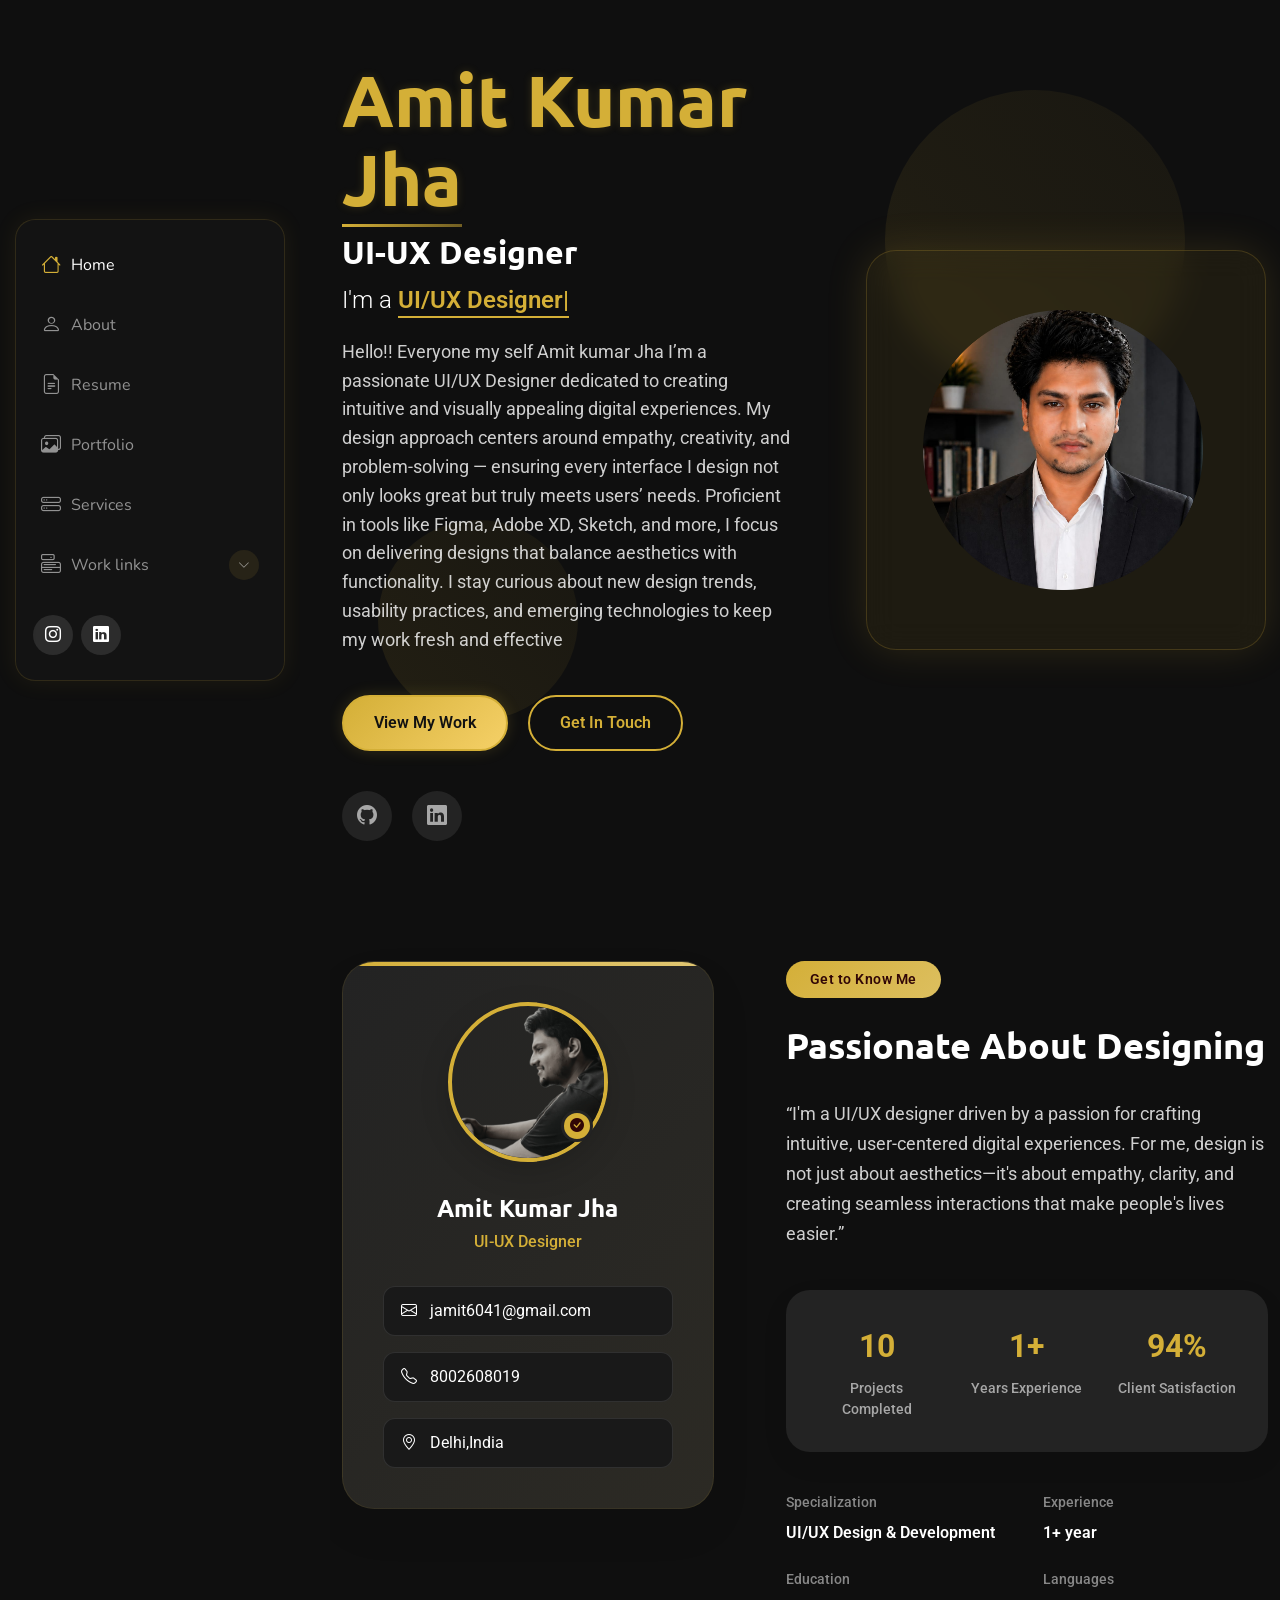
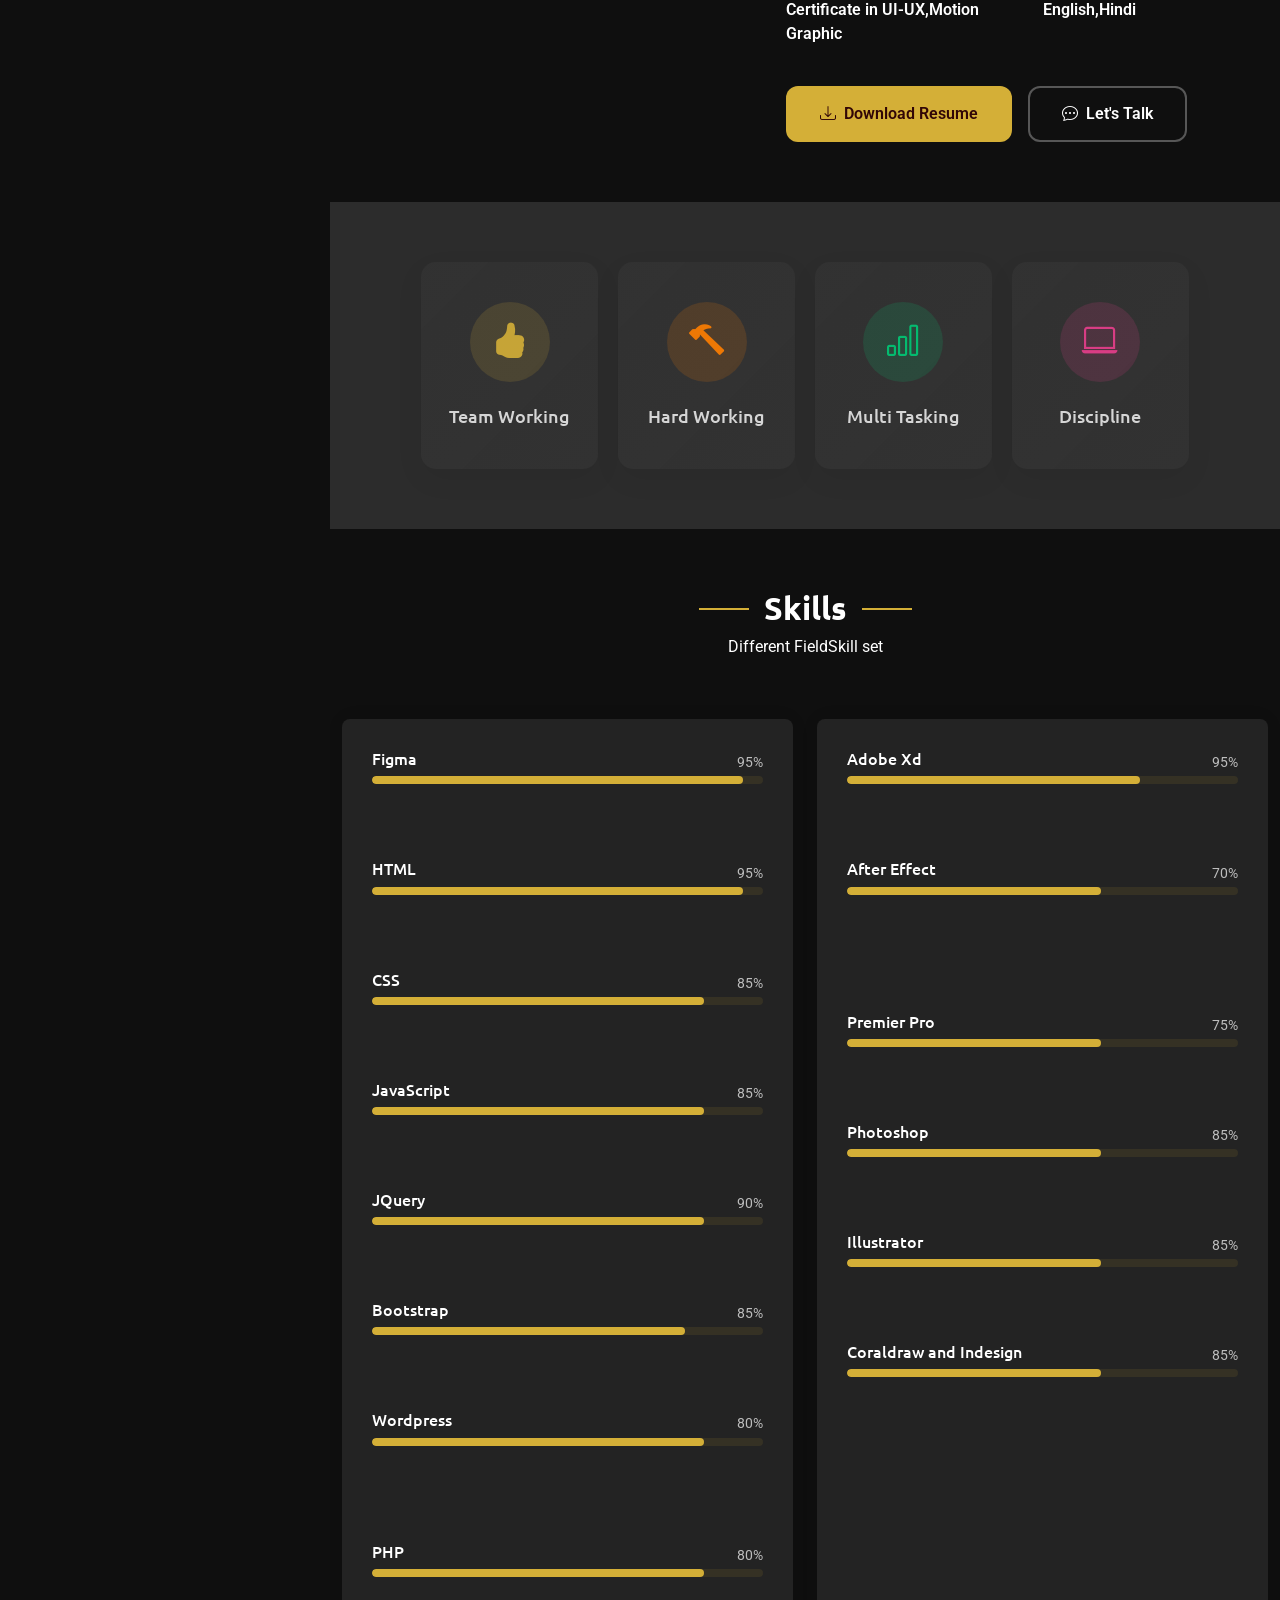
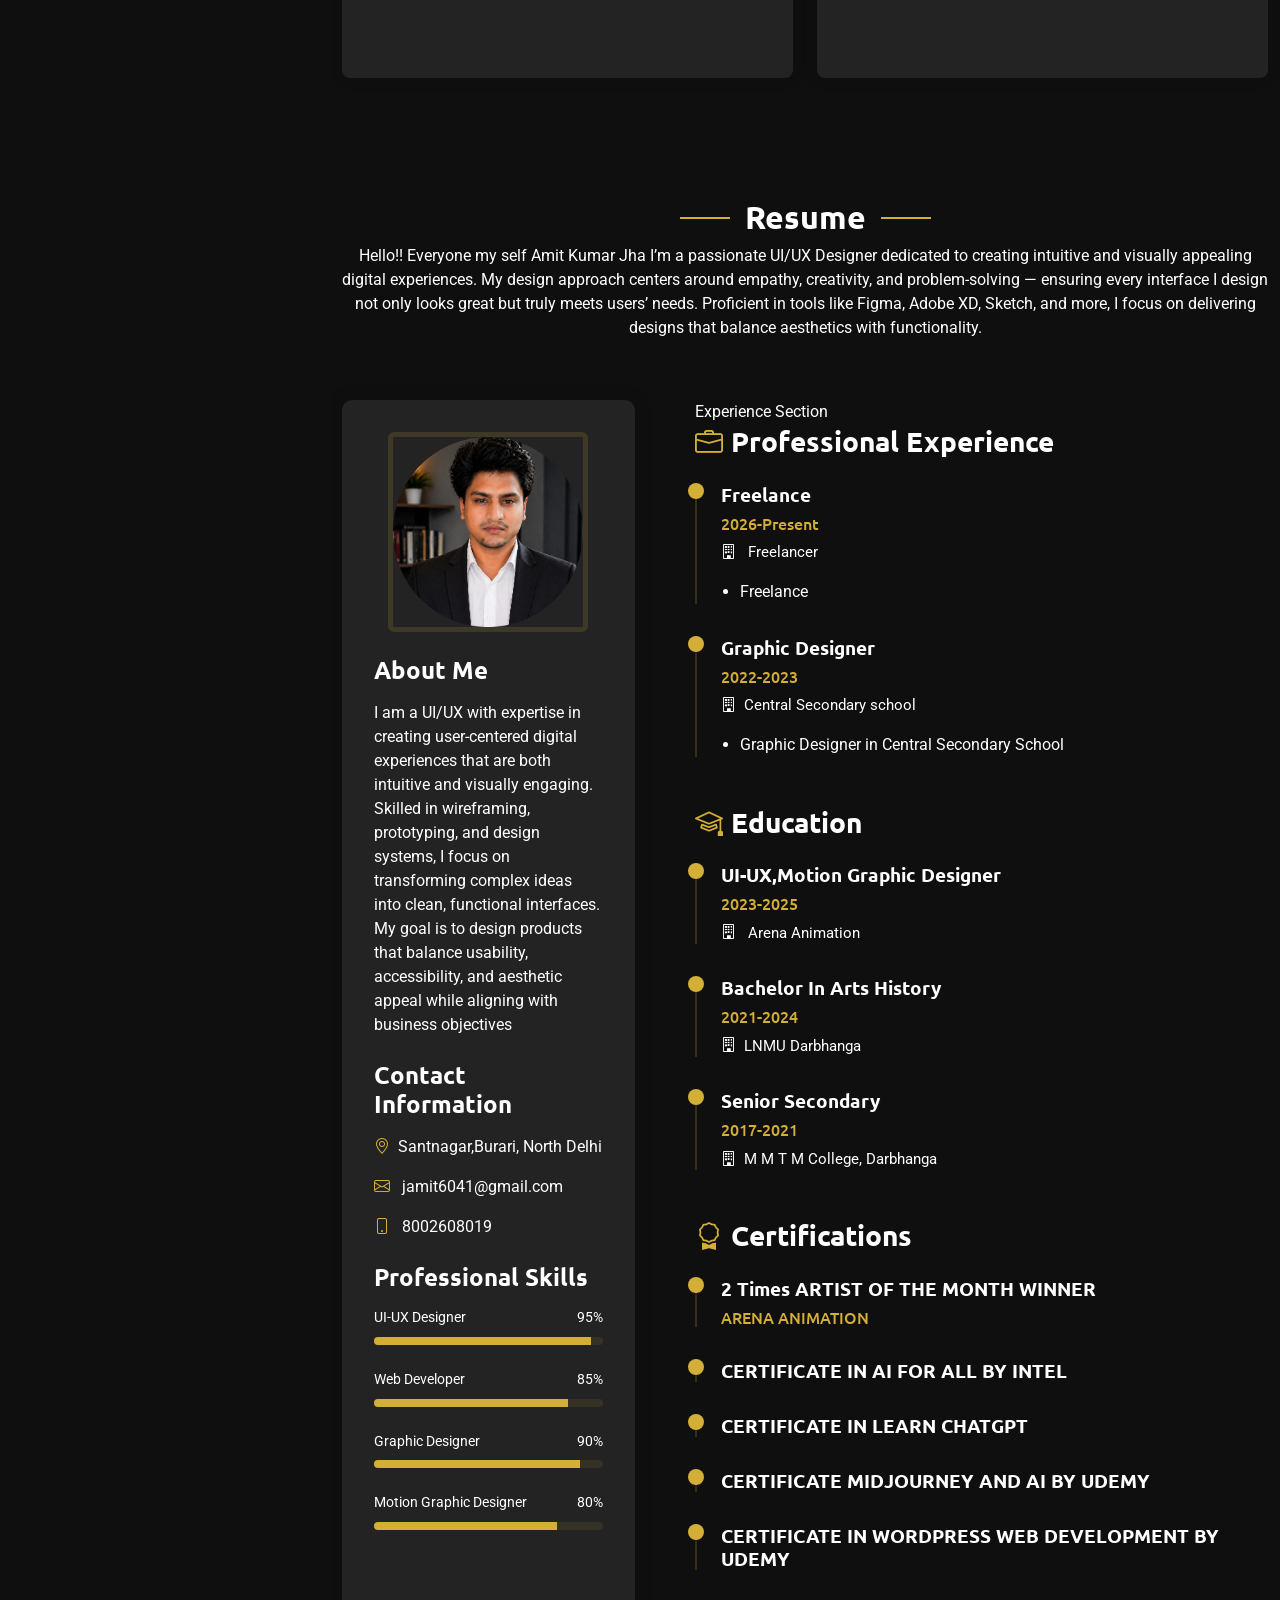
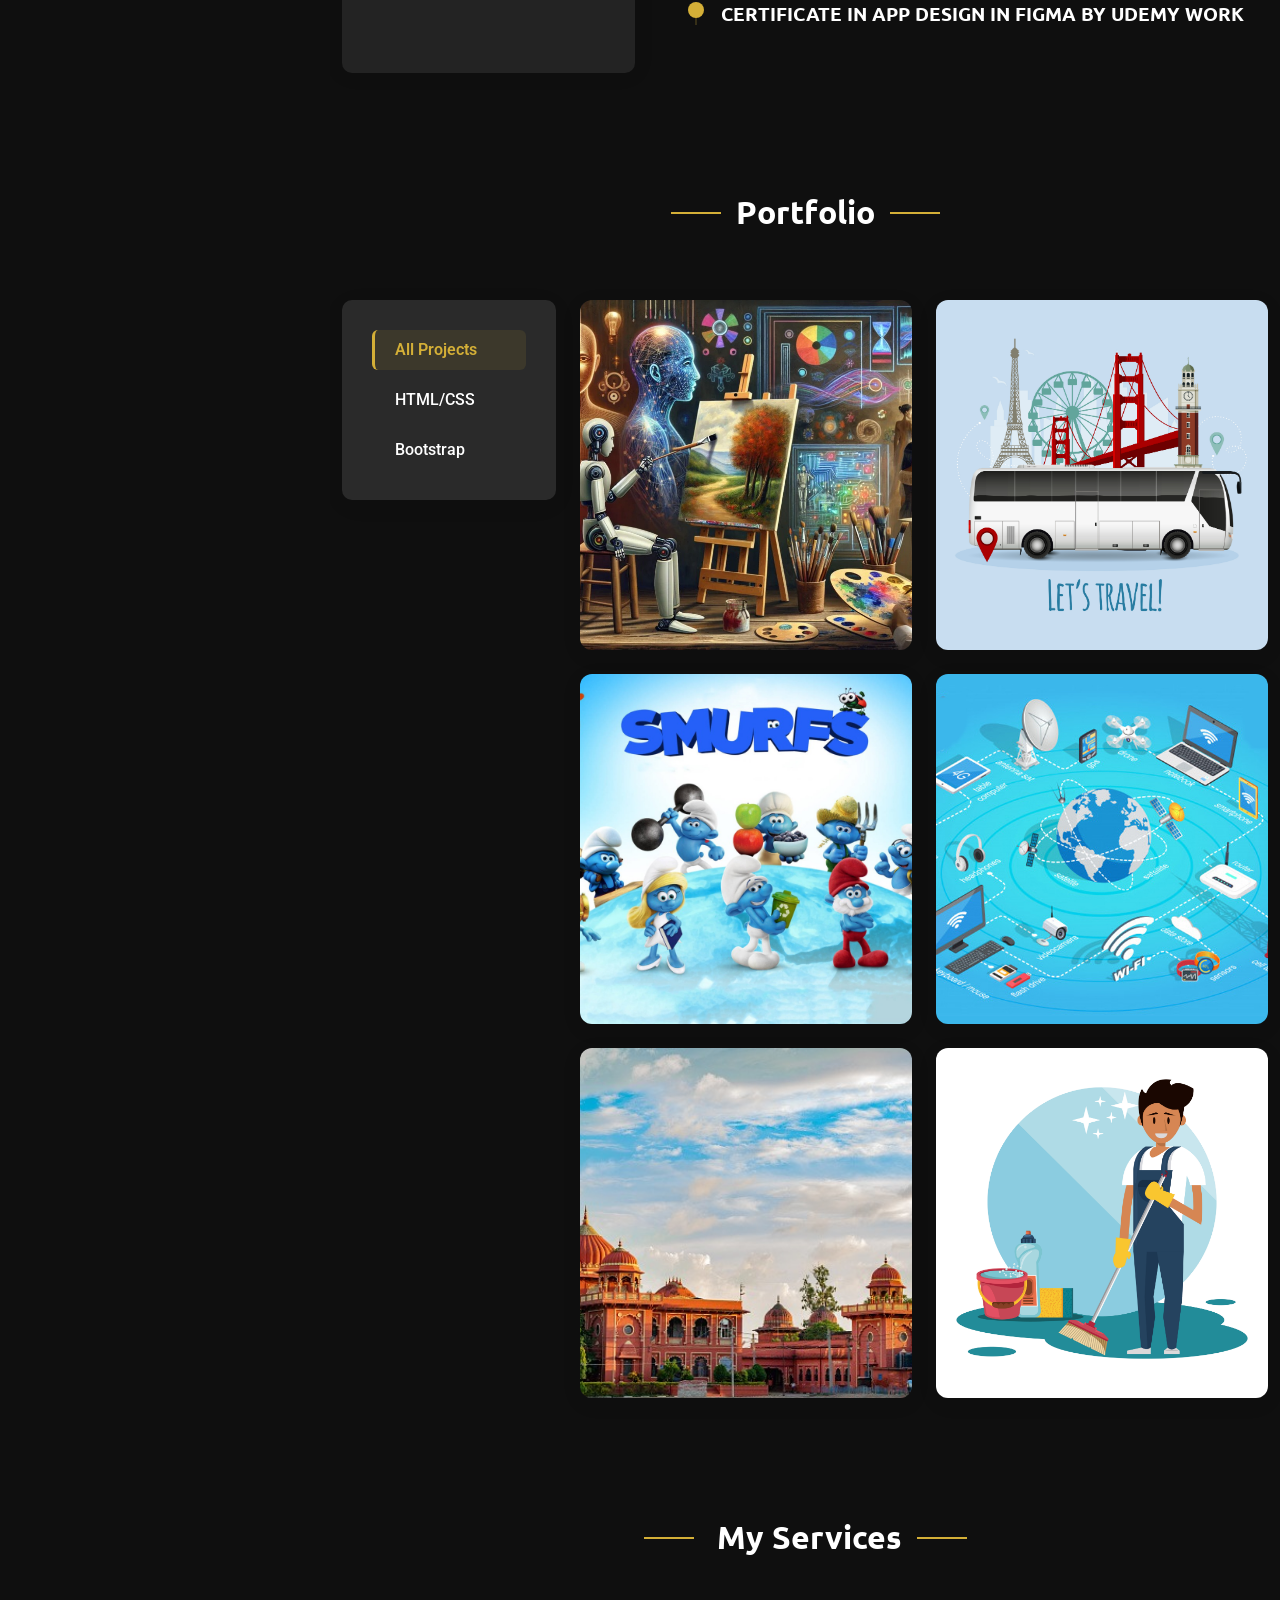
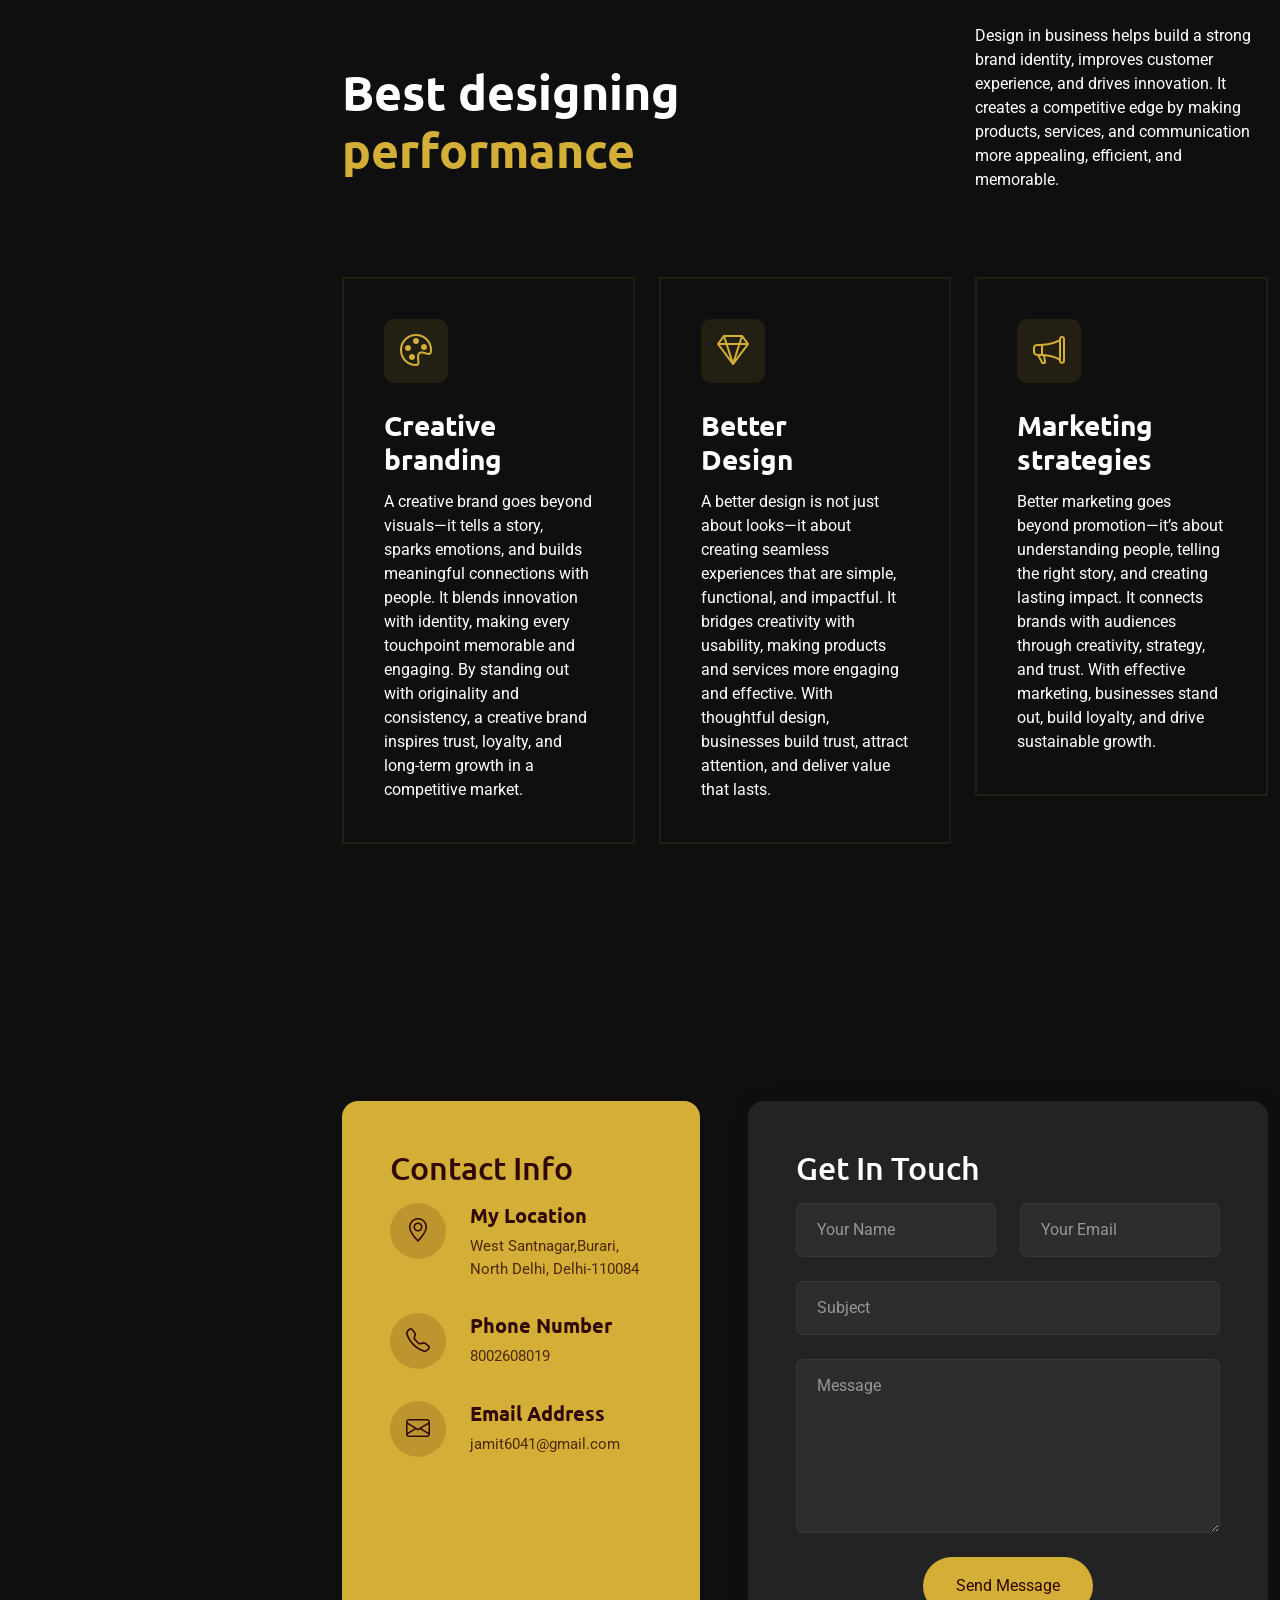
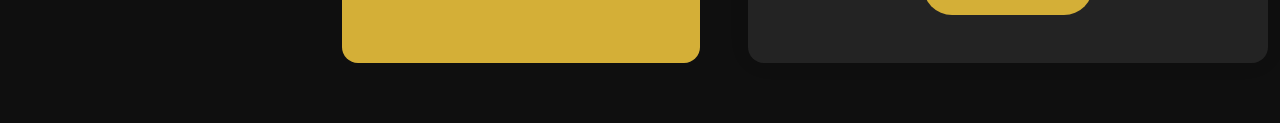
<file: index.html>
<!DOCTYPE html>
<html lang="en">

<head>
  <meta charset="utf-8">
  <meta content="width=device-width, initial-scale=1.0" name="viewport">
  <title>Resume </title>
  <meta name="description" content="">
  <meta name="keywords" content="">

  <!-- Favicons -->
  <link href="assets/img/favicon.png" rel="icon">
  <link href="assets/img/apple-touch-icon.png" rel="apple-touch-icon">

  <!-- Fonts -->
  <link href="https://fonts.googleapis.com" rel="preconnect">
  <link href="https://fonts.gstatic.com" rel="preconnect" crossorigin>
  <link href="https://fonts.googleapis.com/css2?family=Roboto:ital,wght@0,100;0,300;0,400;0,500;0,700;0,900;1,100;1,300;1,400;1,500;1,700;1,900&family=Ubuntu:ital,wght@0,300;0,400;0,500;0,700;1,300;1,400;1,500;1,700&family=Nunito:ital,wght@0,200;0,300;0,400;0,500;0,600;0,700;0,800;0,900;1,200;1,300;1,400;1,500;1,600;1,700;1,800;1,900&display=swap" rel="stylesheet">

  <!-- Vendor CSS Files -->
  <link href="assets/vendor1/bootstrap/css/bootstrap.min.css" rel="stylesheet">
  <link href="assets/vendor1/bootstrap-icons/bootstrap-icons.css" rel="stylesheet">
  <link href="assets/vendor1/aos/aos.css" rel="stylesheet">
  <link href="assets/vendor1/glightbox/css/glightbox.min.css" rel="stylesheet">
  <link href="assets/vendor1/swiper/swiper-bundle.min.css" rel="stylesheet">

  <!-- Main CSS File -->
  <link href="assets/css/main34.css" rel="stylesheet">

</head>

<body class="index-page">

  <header id="header" class="header dark-background d-flex flex-column justify-content-center">
    <i class="header-toggle d-xl-none bi bi-list"></i>

    <div class="header-container d-flex flex-column align-items-start">
      <nav id="navmenu" class="navmenu">
        <ul>
          <li><a href="#hero" class="active"><i class="bi bi-house navicon"></i>Home</a></li>
          <li><a href="#about"><i class="bi bi-person navicon"></i> About</a></li>
          <li><a href="#resume"><i class="bi bi-file-earmark-text navicon"></i> Resume</a></li>
          <li><a href="#portfolio"><i class="bi bi-images navicon"></i> Portfolio</a></li>
          <li><a href="#services"><i class="bi bi-hdd-stack navicon"></i> Services</a></li>
          <li class="dropdown"><a href="#"><i class="bi bi-menu-button navicon"></i> <span>Work links </span> <i class="bi bi-chevron-down toggle-dropdown"></i></a>
            <ul>
              <li><a href="https://www.behance.net/amitkumarjha6">Web Portfolio</a></li>
              <li class="dropdown">
              <li class="dropdown">
                <li><a href="web work2.html">Web Work</a></li>
              <li class="dropdown">
                <li><a href="h.html">Home Work</a></li>
              <li class="dropdown">
              
          <li><a href="#contact"><i class="bi bi-envelope navicon"></i> Contact</a></li>
        </ul>
      </nav>

      <div class="social-links text-center">
     
       
        <a href="https://www.instagram.com/jamit6041?igsh=MWxidHV4dDkzYXRlNQ==" class="instagram"><i class="bi bi-instagram"></i></a>
        
        <a href="https://www.linkedin.com/in/amit-jha-741035289?utm_source=share_via&utm_content=profile&utm_medium=member_android" class="linkedin"><i class="bi bi-linkedin"></i></a>
      </div>

    </div>

  </header>

  <main class="main">

    <!-- Hero Section -->
    <section id="hero" class="hero section">

      <div class="background-elements">
        <div class="bg-circle circle-1"></div>
        <div class="bg-circle circle-2"></div>
      </div>

      <div class="hero-content">

        <div class="container">
          <div class="row align-items-center">

            <div class="col-lg-6" data-aos="fade-right" data-aos-delay="100">
              <div class="hero-text">
                <h1><span class="accent-text" >Amit Kumar Jha</span></h1>
                <h2>UI-UX Designer</h2>
                <p class="lead">I'm a <span class="typed" data-typed-items="UI/UX Designer, Web Designer, Web Developer , Motion Graphic Designer"></span></p>
                <p class="description">Hello!! Everyone my self Amit kumar Jha I’m a passionate UI/UX Designer dedicated to creating intuitive and visually appealing digital experiences. My design approach centers around empathy, creativity, and problem-solving — ensuring every interface I design not only looks great but truly meets users’ needs.
Proficient in tools like Figma, Adobe XD, Sketch, and more, I focus on delivering designs that balance aesthetics with functionality. I stay curious about new design trends, usability practices, and emerging technologies to keep my work fresh and effective</p>

                <div class="hero-actions">
                  <a href="#portfolio" class="btn btn-primary">View My Work</a>
                  <a href="#contact" class="btn btn-outline">Get In Touch</a>
                </div>

                <div class="social-links">
                  
                  <a href="https://github.com/Amit-creator69"><i class="bi bi-github"></i></a>
                  <a href="https://www.linkedin.com/in/amit-jha-741035289?utm_source=share_via&utm_content=profile&utm_medium=member_android"><i class="bi bi-linkedin"></i></a>
                </div>
              </div>
            </div>

            <div class="col-lg-6" data-aos="fade-left" data-aos-delay="200">
              <div class="hero-visual">
                <div class="profile-container">
                  <div class="profile-background"></div>
                  <img src="./images/amit bb-modified.png" alt="Alexander Chen" class="profile-image">
                </div>
              </div>
            </div>

          </div>
        </div>
      </div>

    </section><!-- /Hero Section -->

    <!-- About Section -->
    <section id="about" class="about section">

      <div class="container" data-aos="fade-up" data-aos-delay="100">

        <div class="row">
          <div class="col-lg-5" data-aos="zoom-in" data-aos-delay="200">
            <div class="profile-card">
              <div class="profile-header">
                <div class="profile-image ">
                  <img src="images/photoA1.png" alt="Profile Image" class="img-fluid">
                </div>
                <div class="profile-badge">
                  <i class="bi bi-check-circle-fill"></i>
                </div>
              </div>

              <div class="profile-content">
                <h3>Amit Kumar Jha</h3>
                <p class="profession">UI-UX Designer</p>

                <div class="contact-links">
                  <a href="mailto:jamit6041@gmail.com" class="contact-item">
                    <i class="bi bi-envelope"></i>
                  jamit6041@gmail.com
                  </a>
                  <a href="tel:8002608019" class="contact-item">
                    <i class="bi bi-telephone"></i>
                   8002608019
                  </a>
                  <a href="Shantnagar, Burari, Delhi" class="contact-item">
                    <i class="bi bi-geo-alt"></i>
                    Delhi,India
                  </a>
                </div>
              </div>
            </div>
          </div>

          <div class="col-lg-7" data-aos="fade-left" data-aos-delay="300">
            <div class="about-content">
              <div class="section-header">
                <span class="badge-text">Get to Know Me</span>
                <h2>Passionate About Designing</h2>
              </div>

              <div class="description">
                <p>“I'm a UI/UX designer driven by a passion for crafting intuitive, user-centered digital experiences. For me, design is not just about aesthetics—it's about empathy, clarity, and creating seamless interactions that make people's lives easier.”</p>

              </div>

              <div class="stats-grid">
                <div class="stat-item">
                  <div class="stat-number">10</div>
                  <div class="stat-label">Projects Completed</div>
                </div>
                <div class="stat-item">
                  <div class="stat-number">1+</div>
                  <div class="stat-label">Years Experience</div>
                </div>
                <div class="stat-item">
                  <div class="stat-number">94%</div>
                  <div class="stat-label">Client Satisfaction</div>
                </div>
              </div>

              <div class="details-grid">
                <div class="detail-row">
                  <div class="detail-item">
                    <span class="detail-label">Specialization</span>
                    <span class="detail-value">UI/UX Design &amp; Development</span>
                  </div>
                  <div class="detail-item">
                    <span class="detail-label">Experience</span>
                    <span class="detail-value">1+ year</span>
                  </div>
                </div>
                <div class="detail-row">
                  <div class="detail-item">
                    <span class="detail-label">Education</span>
                    <span class="detail-value">Certificate in UI-UX,Motion Graphic </span>
                  </div>
                  <div class="detail-item">
                    <span class="detail-label">Languages</span>
                    <span class="detail-value">English,Hindi </span>
                  </div>
                </div>
              </div>

              <div class="cta-section">
                <a href="images/amit resume.pdf" class="btn btn-primary">
                  <i class="bi bi-download"></i>
                  Download Resume
                </a>
                <a href="#" class="btn btn-outline">
                  <i class="bi bi-chat-dots"></i>
                  Let's Talk
                </a>
              </div>
            </div>
          </div>
        </div>

      </div>

    </section><!-- /About Section -->

    <!-- Stats Section -->
    <section id="stats" class="stats section light-background">

      <div class="container" data-aos="fade-up" data-aos-delay="100">

        <div class="row justify-content-center">
          <div class="col-lg-10">
            <div class="stats-wrapper">
              <div class="stats-item" data-aos="zoom-in" data-aos-delay="150">
                <div class="icon-wrapper">
                  <i class="bi bi-hand-thumbs-up-fill"></i>
                </div>
                <!-- <span data-purecounter-start="0" data-purecounter-end="10" data-purecounter-duration="1" class="purecounter"></span> -->
                <p>Team Working</p>
              </div>
              <!-- End Stats Item -->

              <div class="stats-item" data-aos="zoom-in" data-aos-delay="200">
                <div class="icon-wrapper">
                  <i class="bi bi-hammer"></i>
                </div>
                <!-- <span data-purecounter-start="0" data-purecounter-end="20" data-purecounter-duration="1" class="purecounter"></span> -->
                <p> Hard Working</p>
              </div><!-- End Stats Item -->

              <div class="stats-item" data-aos="zoom-in" data-aos-delay="250">
                <div class="icon-wrapper">
                  <i class="bi bi-bar-chart"></i>
                </div>
                <!-- <span data-purecounter-start="0" data-purecounter-end="4" data-purecounter-duration="1" class="purecounter"></span> -->
                <p>Multi Tasking</p>
              </div><!-- End Stats Item -->

              <div class="stats-item" data-aos="zoom-in" data-aos-delay="300">
                <div class="icon-wrapper">
                  <i class="bi bi-laptop"></i>
                </div>
                <!-- <span data-purecounter-start="0" data-purecounter-end="" data-purecounter-duration="1" class="purecounter"></span> -->
                <p>Discipline</p>
              </div><!-- End Stats Item -->
            </div>
          </div>
        </div>

      </div>

    </section><!-- /Stats Section -->

    <!-- Skills Section -->
    <section id="skills" class="skills section">

      <!-- Section Title -->
      <div class="container section-title" data-aos="fade-up">
        <h2>Skills</h2>
        <p> Different FieldSkill set </p>
      </div><!-- End Section Title -->

      <div class="container" data-aos="fade-up" data-aos-delay="100">

        <div class="row">
          <div class="col-lg-6">
            <div class="skills-category" data-aos="fade-up" data-aos-delay="200">
              <!-- <h3>Web Development</h3> -->

              <div class="skills-animation">

<div class="skill-item">
                  <div class="d-flex justify-content-between align-items-center">
                    <h4>Figma</h4>
                    <span class="skill-percentage">95%</span>
                  </div>
                  <div class="progress">
                    <div class="progress-bar" role="progressbar" aria-valuenow="95" aria-valuemin="0" aria-valuemax="100"></div>
                  </div>
                  <div class="skill-tooltip">Proficient in Figma for collaborative UI/UX design, prototyping, and seamless team workflows</div>
                </div>





                <!-- <div class="skill-item">
                  <div class="d-flex justify-content-between align-items-center">
                    <h4>Adobe Xd</h4>
                    <span class="skill-percentage">95%</span>
                  </div>
                  <div class="progress">
                    <div class="progress-bar" role="progressbar" aria-valuenow="95" aria-valuemin="0" aria-valuemax="100"></div>
                  </div>
                  <div class="skill-tooltip">Skilled in Adobe XD for designing intuitive, user-centered UI/UX prototypes and interactive wireframes.</div>
                </div> -->







                <div class="skill-item">
                  <div class="d-flex justify-content-between align-items-center">
                    <h4>HTML</h4>
                    <span class="skill-percentage">95%</span>
                  </div>
                  <div class="progress">
                    <div class="progress-bar" role="progressbar" aria-valuenow="95" aria-valuemin="0" aria-valuemax="100"></div>
                  </div>
                  <div class="skill-tooltip">Proficient in HTML5 for building clean, accessible, and well-structured web content.</div>
                </div>


  <div class="skill-item">
                  <div class="d-flex justify-content-between align-items-center">
                    <h4>CSS</h4>
                    <span class="skill-percentage">85%</span>
                  </div>
                  <div class="progress">
                    <div class="progress-bar" role="progressbar" aria-valuenow="85" aria-valuemin="0" aria-valuemax="100"></div>
                  </div>
                  <div class="skill-tooltip">Proficient in CSS for crafting responsive, visually engaging, and user-friendly web layouts.</div>
                </div>

                <div class="skill-item">
                  <div class="d-flex justify-content-between align-items-center">
                    <h4>JavaScript</h4>
                    <span class="skill-percentage">85%</span>
                  </div>
                  <div class="progress">
                    <div class="progress-bar" role="progressbar" aria-valuenow="85" aria-valuemin="0" aria-valuemax="100"></div>
                  </div>
                  <div class="skill-tooltip">Skilled in JavaScript to create interactive, dynamic, and user-focused web experiences</div>
                </div>
                
     
         

<div class="skill-item">
                  <div class="d-flex justify-content-between align-items-center">
                    <h4>JQuery</h4>
                    <span class="skill-percentage">90%</span>
                  </div>
                  <div class="progress">
                    <div class="progress-bar" role="progressbar" aria-valuenow="85" aria-valuemin="0" aria-valuemax="100"></div>
                  </div>
                  <div class="skill-tooltip">Experienced in using jQuery to simplify DOM manipulation, handle events, and enhance UI interactions.</div>
                </div>



                

                <div class="skill-item">
                  <div class="d-flex justify-content-between align-items-center">
                    <h4>Bootstrap</h4>
                    <span class="skill-percentage">85%</span>
                  </div>
                  <div class="progress">
                    <div class="progress-bar" role="progressbar" aria-valuenow="80" aria-valuemin="0" aria-valuemax="100"></div>
                  </div>
                  <div class="skill-tooltip">Proficient in Bootstrap for building responsive, mobile-first, and visually consistent web layouts.</div>
                </div>



 <div class="skill-item">
                  <div class="d-flex justify-content-between align-items-center">
                    <h4>Wordpress</h4>
                    <span class="skill-percentage">80%</span>
                  </div>
                  <div class="progress">
                    <div class="progress-bar" role="progressbar" aria-valuenow="85" aria-valuemin="0" aria-valuemax="100"></div>
                  </div>
                  <div class="skill-tooltip">Skilled in WordPress development for creating custom themes, managing content, and building dynamic, user-friendly websites</div>
                </div>
           
  <div class="skill-item">
                  <div class="d-flex justify-content-between align-items-center">
                    <h4>PHP</h4>
                    <span class="skill-percentage">80%</span>
                  </div>
                  <div class="progress">
                    <div class="progress-bar" role="progressbar" aria-valuenow="85" aria-valuemin="0" aria-valuemax="100"></div>
                  </div>
                  <div class="skill-tooltip">Experienced in PHP for developing dynamic website functionalities and integrating with content management systems like WordPress</div>
                </div>





              </div>
            </div><!-- End Frontend Skills -->
          </div>

          <div class="col-lg-6">
            <div class="skills-category" data-aos="fade-up" data-aos-delay="300">
              <div class="skills-animation">
                <div class="skill-item">
                  <div class="d-flex justify-content-between align-items-center">
                    <h4>Adobe Xd</h4>
                    <span class="skill-percentage">95%</span>
                  </div>
                  <div class="progress">
                    <div class="progress-bar" role="progressbar" aria-valuenow="75" aria-valuemin="0" aria-valuemax="100"></div>
                  </div>
                  <div class="skill-tooltip">Skilled in Adobe XD for designing intuitive, user-centered UI/UX prototypes and interactive wireframes.</div>
                </div>

                <!-- <div class="skill-item">
                  <div class="d-flex justify-content-between align-items-center">
                    <h4>Substance Painter  </h4>
                    <span class="skill-percentage">90%</span>
                  </div>
                  <div class="progress">
                    <div class="progress-bar" role="progressbar" aria-valuenow="70" aria-valuemin="0" aria-valuemax="100"></div>
                  </div>
                  <div class="skill-tooltip">Skilled in Substance Painter for creating detailed, PBR-ready textures and materials with industry-standard workflows</div>
                </div> -->

                <!-- <div class="skill-item">
                  <div class="d-flex justify-content-between align-items-center">
                    <h4>Zbrush  </h4>
                    <span class="skill-percentage">85%</span>
                  </div>
                  <div class="progress">
                    <div class="progress-bar" role="progressbar" aria-valuenow="65" aria-valuemin="0" aria-valuemax="100"></div>
                  </div>
                  <div class="skill-tooltip">Experienced in Marmoset Toolbag for real-time rendering, material setup, and professional-quality asset presentation.</div>
                </div>
 -->


<!-- <div class="skill-item"> -->
                  <!-- <div class="d-flex justify-content-between align-items-center">
                    <h4> Marmoset </h4>
                    <span class="skill-percentage">85%</span>
                  </div>
                  <div class="progress">
                    <div class="progress-bar" role="progressbar" aria-valuenow="65" aria-valuemin="0" aria-valuemax="100"></div>
                  </div>
                  <div class="skill-tooltip">Experienced in Zbrush for real-time rendering, material setup, and professional-quality asset presentation.</div>
                </div> -->





                <div class="skill-item">
                  <div class="d-flex justify-content-between align-items-center">
                    <h4>After Effect  </h4>
                    <span class="skill-percentage">70%</span>
                  </div>
                  <div class="progress">
                    <div class="progress-bar" role="progressbar" aria-valuenow="65" aria-valuemin="0" aria-valuemax="100"></div>
                  </div>
                  <div class="skill-tooltip">Proficient in After Effects for motion graphics, visual effects, and dynamic video compositing.Skilled in Premiere Pro for professional video editing, color correction, and seamless storytelling
                  </div>
                </div>



                  <div class="skill-item">
                  <div class="d-flex justify-content-between align-items-center">
                    <h4> Premier Pro </h4>
                    <span class="skill-percentage">75%</span>
                  </div>
                  <div class="progress">
                    <div class="progress-bar" role="progressbar" aria-valuenow="65" aria-valuemin="0" aria-valuemax="100"></div>
                  </div>
                  <div class="skill-tooltip">.Skilled in Premiere Pro for professional video editing, color correction, and seamless storytelling
                  </div>
                </div>


  <div class="skill-item">
                  <div class="d-flex justify-content-between align-items-center">
                    <h4>Photoshop </h4>
                    <span class="skill-percentage">85%</span>
                  </div>
                  <div class="progress">
                    <div class="progress-bar" role="progressbar" aria-valuenow="65" aria-valuemin="0" aria-valuemax="100"></div>
                  </div>
                  <div class="skill-tooltip">Expert in Photoshop for advanced image editing, retouching, and digital artwork creation.
                  </div>
                </div>



                <div class="skill-item">
                  <div class="d-flex justify-content-between align-items-center">
                    <h4>Illustrator </h4>
                    <span class="skill-percentage">85%</span>
                  </div>
                  <div class="progress">
                    <div class="progress-bar" role="progressbar" aria-valuenow="65" aria-valuemin="0" aria-valuemax="100"></div>
                  </div>
                  <div class="skill-tooltip">Proficient in Illustrator for creating scalable vector graphics, logos, and detailed illustrations.
                  </div>
                </div>

<div class="skill-item">
                  <div class="d-flex justify-content-between align-items-center">
                    <h4>Coraldraw and Indesign </h4>
                    <span class="skill-percentage">85%</span>
                  </div>
                  <div class="progress">
                    <div class="progress-bar" role="progressbar" aria-valuenow="65" aria-valuemin="0" aria-valuemax="100"></div>
                  </div>
                  <div class="skill-tooltip">Skilled in CorelDRAW for vector illustration, layout design, and precise graphic creation Proficient in InDesign for professional print and digital layout design, including brochures, magazines, and ebooks.
                  </div>
                </div>






              </div>
            </div><!-- End Backend Skills -->
          </div>
        </div>

      </div>

    </section><!-- /Skills Section -->

    <!-- Resume Section -->
    <section id="resume" class="resume section">

      <!-- Section Title -->
      <div class="container section-title" data-aos="fade-up">
        <h2>Resume</h2>
        <p>Hello!! Everyone my self Amit Kumar Jha I’m a passionate UI/UX Designer dedicated to creating intuitive and visually appealing digital experiences. My design approach centers around empathy, creativity, and problem-solving — ensuring every interface I design not only looks great but truly meets users’ needs. Proficient in tools like Figma, Adobe XD, Sketch, and more, I focus on delivering designs that balance aesthetics with functionality.</p>
      </div><!-- End Section Title -->

      <div class="container" data-aos="fade-up" data-aos-delay="100">

        <div class="row gy-4">
          <!-- Left column with summary and contact -->
          <div class="col-lg-4">
            <div class="resume-side" data-aos="fade-right" data-aos-delay="100">
              <div class="profile-img mb-4">
                <img src="images/amit bb-modified.png" alt="Profile" class="img-fluid rounded">
              </div>

              <h3>About Me</h3>
              <p>I am a UI/UX with expertise in creating user-centered digital experiences that are both intuitive and visually engaging. Skilled in wireframing, prototyping, and design systems, I focus on transforming complex ideas into clean, functional interfaces. My goal is to design products that balance usability, accessibility, and aesthetic appeal while aligning with business objectives</p>

              <h3 class="mt-4">Contact Information</h3>
              <ul class="contact-info list-unstyled">
                <li><i class="bi bi-geo-alt"></i>Santnagar,Burari,
North Delhi</li>
                <li><i class="bi bi-envelope"></i>  jamit6041@gmail.com</li>
                <li><i class="bi bi-phone"></i> 8002608019</li>
            
              </ul>

              <div class="skills-animation mt-4">
                <h3>Professional Skills</h3>
                <div class="skill-item">
                  <div class="d-flex justify-content-between">
                    <span>UI-UX Designer</span>
                    <span>95%</span>
                  </div>
                  <div class="progress">
                    <div class="progress-bar" role="progressbar" aria-valuenow="95" aria-valuemin="0" aria-valuemax="100"></div>
                  </div>
                </div>

                <div class="skill-item">
                  <div class="d-flex justify-content-between">
                    <span>Web Developer</span>
                    <span>85%</span>
                  </div>
                  <div class="progress">
                    <div class="progress-bar" role="progressbar" aria-valuenow="85" aria-valuemin="0" aria-valuemax="100"></div>
                  </div>
                </div>

                <div class="skill-item">
                  <div class="d-flex justify-content-between">
                    <span>Graphic Designer</span>
                    <span>90%</span>
                  </div>
                  <div class="progress">
                    <div class="progress-bar" role="progressbar" aria-valuenow="90" aria-valuemin="0" aria-valuemax="100"></div>
                  </div>
                </div>

                <div class="skill-item">
                  <div class="d-flex justify-content-between">
                    <span>Motion Graphic Designer</span>
                    <span>80%</span>
                  </div>
                  <div class="progress">
                    <div class="progress-bar" role="progressbar" aria-valuenow="80" aria-valuemin="0" aria-valuemax="100"></div>
                  </div>
                </div>
              </div>
            </div>
          </div>

          <!-- Right column with experience and education -->
          <div class="col-lg-8 ps-4 ps-lg-5">
            Experience Section
            <div class="resume-section" data-aos="fade-up">
              <h3><i class="bi bi-briefcase me-2"></i>Professional Experience</h3>


<div class="resume-item">
                <h4>Freelance </h4>
                <h5>2026-Present</h5>
                <p class="company"><i class="bi bi-building"></i> Freelancer</p>
                <ul>
                  <li>Freelance</li>
                  
                </ul>
              </div>


              <div class="resume-item">
                <h4>Graphic Designer</h4>
                <h5>2022-2023</h5>
                <p class="company"><i class="bi bi-building"></i>Central Secondary school</p>
                <ul>
                  <li>Graphic Designer in Central Secondary School</li>
                 
                </ul>
              </div>

              
            </div>

            <!-- Education Section -->
            <div class="resume-section" data-aos="fade-up" data-aos-delay="100">
              <h3><i class="bi bi-mortarboard me-2"></i>Education</h3>

              <div class="resume-item">
                <h4>UI-UX,Motion Graphic Designer</h4>
                <h5>2023-2025</h5>
                <p class="company"><i class="bi bi-building"></i> Arena Animation</p>
              
              </div>

              <div class="resume-item">
                <h4>Bachelor In Arts History</h4>
                <h5>2021-2024</h5>
                <p class="company"><i class="bi bi-building"></i>LNMU Darbhanga</p>
                
              </div>




              <div class="resume-item">
                <h4>Senior Secondary</h4>
                <h5>2017-2021</h5>
                <p class="company"><i class="bi bi-building"></i>M M T M  College, Darbhanga</p>
                
              </div>
            </div>

            <!-- Certifications Section -->
            <div class="resume-section" data-aos="fade-up" data-aos-delay="200">
              <h3><i class="bi bi-award me-2"></i>Certifications</h3>

              <div class="resume-item">
                <h4>2  Times ARTIST OF THE MONTH WINNER</h4>
                <h5>ARENA ANIMATION</h5>
              </div>

              <div class="resume-item">
                <h4> CERTIFICATE IN AI FOR ALL BY INTEL</h4>
                
              </div>



              <div class="resume-item">
                <h4>  CERTIFICATE IN LEARN CHATGPT</h4>
                
              </div>




              <div class="resume-item">
                <h4> CERTIFICATE MIDJOURNEY AND AI BY UDEMY</h4>
                
              </div>



              <div class="resume-item">
                <h4> CERTIFICATE IN WORDPRESS WEB DEVELOPMENT BY UDEMY</h4>
                
              </div>

              <div class="resume-item">
                <h4> CERTIFICATE IN APP DESIGN IN FIGMA BY UDEMY WORK</h4>
                
              </div>
            </div>
          </div>
        </div>

      </div>

    </section><!-- /Resume Section -->

    <!-- Portfolio Section -->
    <section id="portfolio" class="portfolio section">

      <!-- Section Title -->
      <div class="container section-title" data-aos="fade-up">
        <h2>Portfolio</h2>
        
      </div><!-- End Section Title -->

      <div class="container" data-aos="fade-up" data-aos-delay="100">

        <div class="isotope-layout" data-default-filter="*" data-layout="masonry" data-sort="original-order">

          <div class="row">
            <div class="col-lg-3 filter-sidebar">
              <div class="filters-wrapper" data-aos="fade-right" data-aos-delay="150">
                <ul class="portfolio-filters isotope-filters">
                  <li data-filter="*" class="filter-active">All Projects</li>
                  <li data-filter=".filter-photography">HTML/CSS</li>
                  <li data-filter=".filter-design">Bootstrap</li>
                
                </ul>
              </div>
            </div>

            <div class="col-lg-9">
              <div class="row gy-4 portfolio-container isotope-container" data-aos="fade-up" data-aos-delay="200">

                <div class="col-lg-6 col-md-6 portfolio-item isotope-item filter-photography">
                  <div class="portfolio-wrap">
                    <img src="images/aiwee.jpeg" class="img-fluid" alt="Portfolio Image" loading="lazy">
                    <div class="portfolio-info">
                      <div class="content">
                        <span class="category">AI website</span>
                       
                        <div class="portfolio-links">
                          <a href="images/aiwee.jpeg" class="glightbox" title="AI WEBSITE"><i class="bi bi-plus-lg"></i></a>
                          <a href="./ai.html" title="More Details"><i class="bi bi-arrow-right"></i></a>
                        </div>
                      </div>
                    </div>
                  </div>
                </div><!-- End Portfolio Item -->

                <div class="col-lg-6 col-md-6 portfolio-item isotope-item filter-design">
                  <div class="portfolio-wrap">
                    <img src="images/buss.jpg" class="img-fluid" alt="Portfolio Image" loading="lazy">
                    <div class="portfolio-info">
                      <div class="content">
                        <span class="category">Bootstrap</span>
                        <h4>Travel Website</h4>
                        <div class="portfolio-links">
                          <a href="images/bus.jpg" class="glightbox" title="Travel Website"><i class="bi bi-plus-lg"></i></a>
                          <a href="./bustravel.html" title="More Details"><i class="bi bi-arrow-right"></i></a>
                        </div>
                      </div>
                    </div>
                  </div>
                </div><!-- End Portfolio Item -->

                <div class="col-lg-6 col-md-6 portfolio-item isotope-item filter-automotive">
                  <div class="portfolio-wrap">
                    <img src="images/smurfwqw.jpeg" class="img-fluid" alt="Portfolio Image" loading="lazy">
                    <div class="portfolio-info">
                      <div class="content">
                        <span class="category">HTML/CSS</span>
                        <h4>Smurf website</h4>
                        <div class="portfolio-links">
                          <a href="images/smurfwqw.jpeg" class="glightbox" title="Smurf website"><i class="bi bi-plus-lg"></i></a>
                          <a href="./smurf.html" title="More Details"><i class="bi bi-arrow-right"></i></a>
                        </div>
                      </div>
                    </div>
                  </div>
                </div><!-- End Portfolio Item -->

                <div class="col-lg-6 col-md-6 portfolio-item isotope-item filter-nature">
                  <div class="portfolio-wrap">
                    <img src="images/p5.jpg" class="img-fluid" alt="Portfolio Image" loading="lazy">
                    <div class="portfolio-info">
                      <div class="content">
                        <span class="category">HTML/CSS</span>
                        <h4>F1 website</h4>
                        <div class="portfolio-links">
                          <a href="images/h1.jpg" class="glightbox" title="F1 website"><i class="bi bi-plus-lg"></i></a>
                          <a href="./f1 website.html" title="More Details"><i class="bi bi-arrow-right"></i></a>
                        </div>
                      </div>
                    </div>
                  </div>
                </div><!-- End Portfolio Item -->

                <div class="col-lg-6 col-md-6 portfolio-item isotope-item filter-photography">
                  <div class="portfolio-wrap">
                    <img src="images/educationnnnn.jpeg" class="img-fluid" alt="Portfolio Image" loading="lazy">
                    <div class="portfolio-info">
                      <div class="content">
                        <span class="category">Bootstrap</span>
                        <h4>Educational Site</h4>
                        <div class="portfolio-links">
                          <a href="images/educationnnnn.jpeg" class="glightbox" title="Educational Site"><i class="bi bi-plus-lg"></i></a>
                          <a href="./botesite.html" title="Educational Site"><i class="bi bi-arrow-right"></i></a>
                        </div>
                      </div>
                    </div>
                  </div>
                </div><!-- End Portfolio Item -->

                <div class="col-lg-6 col-md-6 portfolio-item isotope-item filter-design">
                  <div class="portfolio-wrap">
                    <img src="images/hhhh.jpg" class="img-fluid" alt="Portfolio Image" loading="lazy">
                    <div class="portfolio-info">
                      <div class="content">
                        <span class="category">HTML/CSS</span>
                        <h4>Cleaning app</h4>
                        <div class="portfolio-links">
                          <a href="images/hhhh.jpg" class="glightbox" title="Cleaning app"><i class="bi bi-plus-lg"></i></a>
                          <a href="./aotm4.html" title="Cleaning app"><i class="bi bi-arrow-right"></i></a>
                        </div>
                      </div>
                    </div>
                  </div>
                </div><!-- End Portfolio Item -->

              </div><!-- End Portfolio Container -->
            </div>
          </div>

        </div>

      </div>

    </section><!-- /Portfolio Section -->

    <!-- Services Section -->
    <section id="services" class="services section">

      <!-- Section Title -->
      <div class="container section-title" data-aos="fade-up">
        <h2> My Services</h2>
   
      </div><!-- End Section Title -->

      <div class="container" data-aos="fade-up" data-aos-delay="100">

        <div class="service-header">
          <div class="row align-items-center">
            <div class="col-lg-8 col-md-12">
              <div class="service-intro">
                <h2 class="service-heading">
                  <div>Best designing</div>
                  <div><span>performance </span></div>
                </h2>
              </div>
            </div>
            <div class="col-lg-4 col-md-12">
              <div class="service-summary">
                <p>
                 Design in business helps build a strong brand identity, improves customer experience, and drives innovation. It creates a competitive edge by making products, services, and communication more appealing, efficient, and memorable.
                </p>
                
                
        
              </div>
            </div>
          </div>
        </div>

        <div class="row justify-content-center">
          <div class="col-lg-4 col-md-6" data-aos="fade-up" data-aos-delay="100">
            <div class="service-card position-relative z-1">
              <div class="service-icon">
                <i class="bi bi-palette"></i>
              </div>
              
              <h3>
                <a href="service-details.html">
                  Creative <span>branding</span>
                </a>
              </h3>
              <p>
               A creative brand goes beyond visuals—it tells a story, sparks emotions, and builds meaningful connections with people. It blends innovation with identity, making every touchpoint memorable and engaging. By standing out with originality and consistency, a creative brand inspires trust, loyalty, and long-term growth in a competitive market.
              </p>
            </div>
          </div>
          <div class="col-lg-4 col-md-6" data-aos="fade-up" data-aos-delay="200">
            <div class="service-card position-relative z-1">
              <div class="service-icon">
                <i class="bi bi-gem"></i>
              </div>
              
              <h3>
                <a href="service-details.html">
                  Better<span>Design</span>
                </a>
              </h3>
              <p>
        A better design is not just about looks—it about creating seamless experiences that are simple, functional, and impactful. It bridges creativity with usability, making products and services more engaging and effective. With thoughtful design, businesses build trust, attract attention, and deliver value that lasts.
              </p>
            </div>
          </div>
          <div class="col-lg-4 col-md-6" data-aos="fade-up" data-aos-delay="300">
            <div class="service-card position-relative z-1">
              <div class="service-icon">
                <i class="bi bi-megaphone"></i>
              </div>
              
              <h3>
                <a href="service-details.html">
                  Marketing <span>strategies</span>
                </a>
              </h3>
              <p>
          Better marketing goes beyond promotion—it’s about understanding people, telling the right story, and creating lasting impact. It connects brands with audiences through creativity, strategy, and trust. With effective marketing, businesses stand out, build loyalty, and drive sustainable growth.
              </p>
            </div>
          </div>
          
          </div>
        </div>

      </div>

    </section><!-- /Services Section -->

    <!-- /Testimonials Section -->

    <!-- Contact Section -->
    <section id="contact" class="contact section">

      <!-- Section Title -->
      <div class="container section-title" data-aos="fade-up">
        <h2>Contact</h2>
        
      </div><!-- End Section Title -->

      <div class="container">

        <div class="row g-4 g-lg-5">
          <div class="col-lg-5">
            <div class="info-box">
              <h3>Contact Info</h3>
             
              <div class="info-item">
                <div class="icon-box">
                  <i class="bi bi-geo-alt"></i>
                </div>
                <div class="content">
                  <h4>My Location</h4>
                  <p> West Santnagar,Burari,
North Delhi, Delhi-110084</p>
                  
                </div>
              </div>

              <div class="info-item">
                <div class="icon-box">
                  <i class="bi bi-telephone"></i>
                </div>
                <div class="content">
                  <h4>Phone Number</h4>
                  <p>8002608019</p>
                 
                </div>
              </div>

              <div class="info-item">
                <div class="icon-box">
                  <i class="bi bi-envelope"></i>
                </div>
                <div class="content">
                  <h4>Email Address</h4>
                  <p> jamit6041@gmail.com</p>
                
                </div>
              </div>
            </div>
          </div>

          <div class="col-lg-7">
            <div class="contact-form">
              <h3>Get In Touch</h3>
             

              <form action="forms/contact.php" method="post" class="php-email-form">
                <div class="row gy-4">

                  <div class="col-md-6">
                    <input type="text" name="name" class="form-control" placeholder="Your Name" required="">
                  </div>

                  <div class="col-md-6 ">
                    <input type="email" class="form-control" name="email" placeholder="Your Email" required="">
                  </div>

                  <div class="col-12">
                    <input type="text" class="form-control" name="subject" placeholder="Subject" required="">
                  </div>

                  <div class="col-12">
                    <textarea class="form-control" name="message" rows="6" placeholder="Message" required=""></textarea>
                  </div>

                  <div class="col-12 text-center">
                  
                    

                    <button type="submit" class="btn">Send Message</button>
                  </div>

                </div>
              </form>

            </div>
          </div>

        </div>

      </div>

    </section><!-- /Contact Section -->

  </main>

  

  <!-- Scroll Top -->
  <a href="#" id="scroll-top" class="scroll-top d-flex align-items-center justify-content-center"><i class="bi bi-arrow-up-short"></i></a>

  <!-- Preloader -->
  <div id="preloader"></div>

  <!-- Vendor JS Files -->
  <script src="assets/vendor1/bootstrap/js/bootstrap.bundle.min.js"></script>
  <script src="assets/vendor1/php-email-form/validate.js"></script>
  <script src="assets/vendor1/aos/aos.js"></script>
  <script src="assets/vendor1/typed.js/typed.umd.js"></script>
  <script src="assets/vendor1/purecounter/purecounter_vanilla.js"></script>
  <script src="assets/vendor1/waypoints/noframework.waypoints.js"></script>
  <script src="assets/vendor1/isotope-layout/isotope.pkgd.min.js"></script>
  <script src="assets/vendor1/imagesloaded/imagesloaded.pkgd.min.js"></script>
  <script src="assets/vendor1/glightbox/js/glightbox.min.js"></script>
  <script src="assets/vendor1/swiper/swiper-bundle.min.js"></script>

  <!-- Main JS File -->
  <script src="assets/js/main34.js"></script>

</body>

</html>
</file>
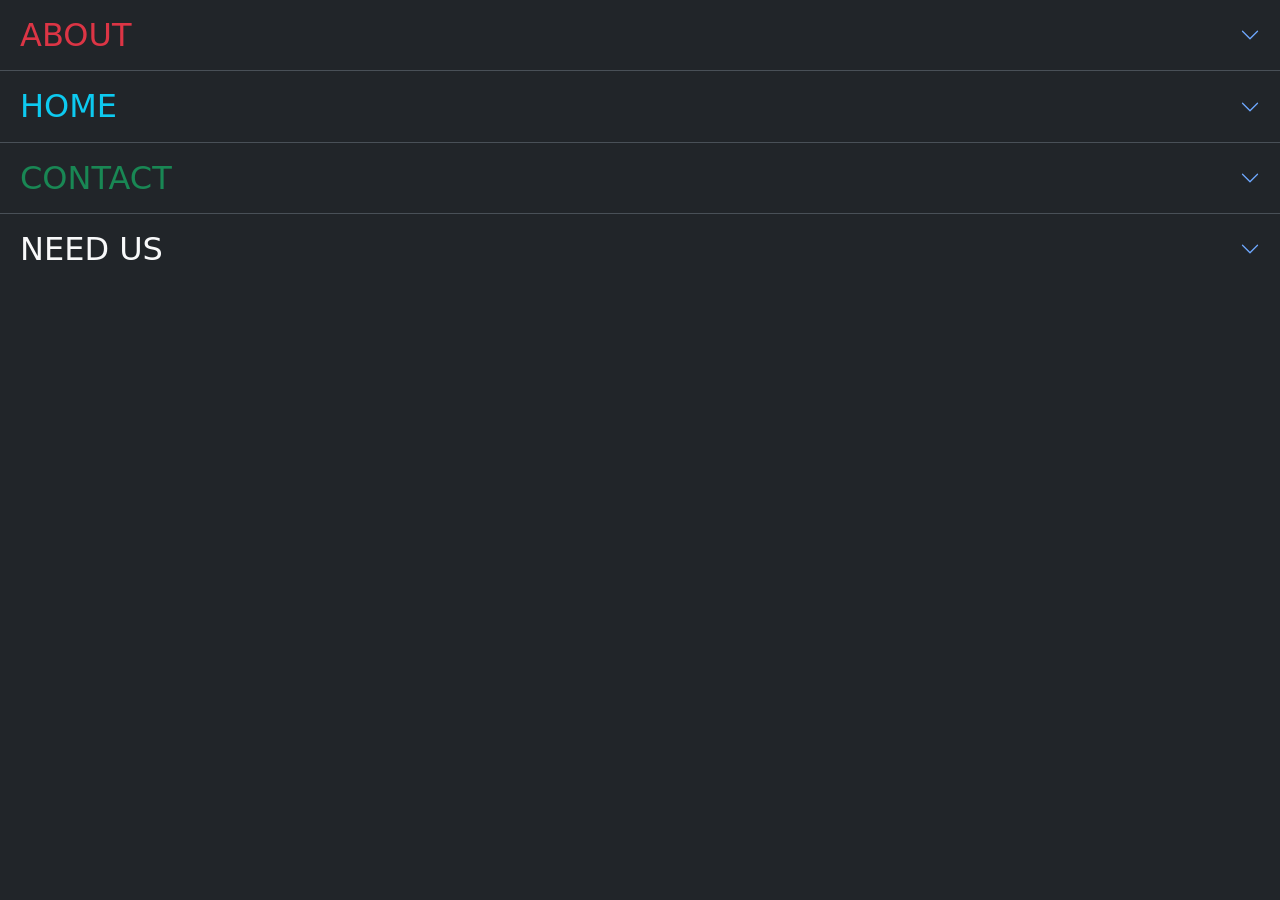
<file: accordian.html>
<!doctype html>
<html lang="en"data-bs-theme="dark" >
  <head>
    <meta charset="utf-8">
    <meta name="viewport" content="width=device-width, initial-scale=1">
    <title>Bootstrap demo</title>
    <link href="https://cdn.jsdelivr.net/npm/bootstrap@5.3.7/dist/css/bootstrap.min.css" rel="stylesheet" integrity="sha384-LN+7fdVzj6u52u30Kp6M/trliBMCMKTyK833zpbD+pXdCLuTusPj697FH4R/5mcr" crossorigin="anonymous">
  </head>
  <body>
   <div class="accordion accordion-flush" id="accordionFlushExample">
  <div class="accordion-item">
    <h2 class="accordion-header">
      <button class="accordion-button collapsed text-danger fs-2" type="button" data-bs-toggle="collapse" data-bs-target="#flush-collapseOne" aria-expanded="false" aria-controls="flush-collapseOne">
        ABOUT
      </button>
    </h2>
    <div id="flush-collapseOne" class="accordion-collapse collapse" data-bs-parent="#accordionFlushExample">
      <div class="accordion-body fs-5">Lorem ipsum dolor sit amet consectetur, adipisicing elit. Atque quos eveniet dolore sed accusantium iure reiciendis totam, dolorem laboriosam cum deleniti tempore, quisquam praesentium molestiae magni distinctio temporibus laudantium aliquam?</div>
    </div>
  </div>
  
  
  
  
  
  <div class="accordion-item">
    <h2 class="accordion-header">
      <button class="accordion-button collapsed text-info fs-2" type="button" data-bs-toggle="collapse" data-bs-target="#flush-collapseTwo" aria-expanded="false" aria-controls="flush-collapseTwo">
        HOME
      </button>
    </h2>
    <div id="flush-collapseTwo" class="accordion-collapse collapse" data-bs-parent="#accordionFlushExample">
      <div class="accordion-body fs-5">Lorem ipsum dolor sit amet consectetur adipisicing elit. Sed, nisi, nesciunt possimus obcaecati quos architecto harum dolorum eveniet voluptas quae quam commodi. Dolorum ullam quo tempora totam natus nam quam?
      Asperiores eaque modi laborum est eveniet a molestiae sapiente dolorum iusto reiciendis. Modi aspernatur repellendus rerum, reiciendis alias fugit molestias asperiores, provident eum iusto a quidem adipisci vero magnam beatae?</div>
    </div>
  </div>
  
  
   <div class="accordion-item">
    <h2 class="accordion-header">
      <button class="accordion-button collapsed text-success fs-2" type="button" data-bs-toggle="collapse" data-bs-target="#flush-collapseThree" aria-expanded="false" aria-controls="flush-collapseThree">
        CONTACT
      </button>
    </h2>
    <div id="flush-collapseThree" class="accordion-collapse collapse" data-bs-parent="#accordionFlushExample">
      <div class="accordion-body fs-5">Lorem ipsum dolor sit amet consectetur adipisicing elit. Sed, nisi, nesciunt possimus obcaecati quos architecto harum dolorum eveniet voluptas quae quam commodi. Dolorum ullam quo tempora totam natus nam quam?
      Asperiores eaque modi laborum est eveniet a molestiae sapiente dolorum iusto reiciendis. Modi aspernatur repellendus rerum, reiciendis alias fugit molestias asperiores, provident eum iusto a quidem adipisci vero magnam beatae?</div>
    </div>
  </div>
  
  

  <div class="accordion-item">
    <h2 class="accordion-header">
      <button class="accordion-button collapsed text-light fs-2" type="button" data-bs-toggle="collapse" data-bs-target="#flush-collapseFour" aria-expanded="false" aria-controls="flush-collapseFour">
        NEED US
      </button>
    </h2>
    <div id="flush-collapseFour" class="accordion-collapse collapse" data-bs-parent="#accordionFlushExample">
      <div class="accordion-body fs-5">Lorem ipsum dolor sit amet consectetur adipisicing elit. Sed, nisi, nesciunt possimus obcaecati quos architecto harum dolorum eveniet voluptas quae quam commodi. Dolorum ullam quo tempora totam natus nam quam?
      Asperiores eaque modi laborum est eveniet a molestiae sapiente dolorum iusto reiciendis. Modi aspernatur repellendus rerum, reiciendis alias fugit molestias asperiores, provident eum iusto a quidem adipisci vero magnam beatae?</div>
    </div>
  </div>
  
</div>
  
    <script src="https://cdn.jsdelivr.net/npm/bootstrap@5.3.7/dist/js/bootstrap.bundle.min.js" integrity="sha384-ndDqU0Gzau9qJ1lfW4pNLlhNTkCfHzAVBReH9diLvGRem5+R9g2FzA8ZGN954O5Q" crossorigin="anonymous"></script>
  </body>
</html>
</file>
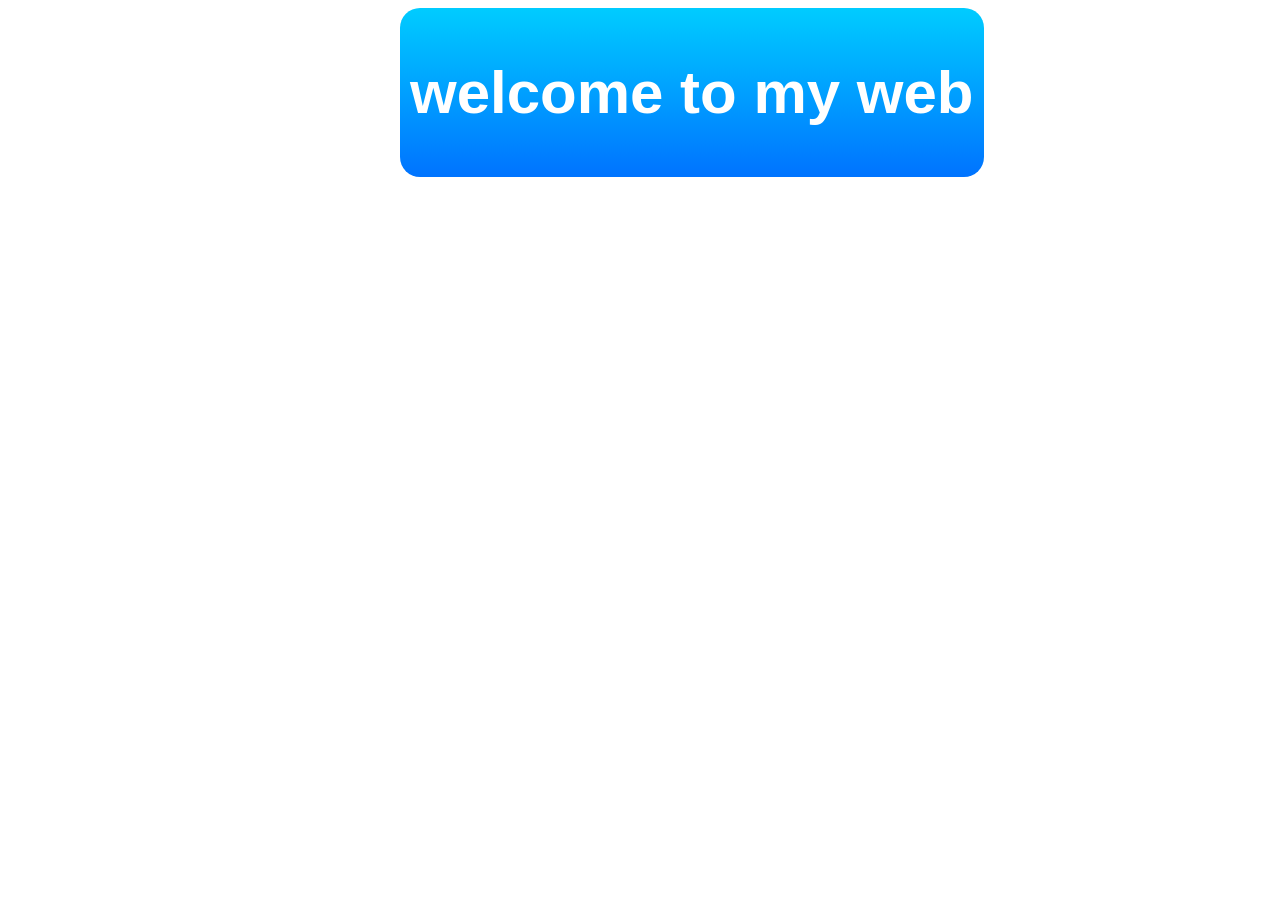
<file: animation.html>
<!DOCTYPE html>
<html lang="en">
<head>
    <meta charset="UTF-8">
    <meta name="viewport" content="width=device-width, initial-scale=1.0">
    <script src="https://code.jquery.com/jquery-3.7.1.min.js" integrity="sha256-/JqT3SQfawRcv/BIHPThkBvs0OEvtFFmqPF/lYI/Cxo=" crossorigin="anonymous"></script>

    <title>Document</title>
</head>
<style>
    #cont{
       color:rgb(255, 255, 255);
        background-image: linear-gradient( rgb(0, 204, 255) , rgb(0, 115, 255));
        text-align: center;
        font-family: 'Gill Sans', 'Gill Sans MT', Calibri, 'Trebuchet MS', sans-serif;
        font-size: 30px;
        position: absolute;
        left:10px;
        padding: 10px;
        border-radius: 20px;
        
        display: inline-block;}
</style>
<body>
    <div id="cont">
        <h1>
            welcome to my web
        </h1>
    </div>
    <script>
        $(document).ready(function(){
     
          $("#cont").animate({left:"400px"},1000).delay(100).animate({top:"200px"},1000).delay(100)
          .animate({fontSize:"40px",left:"+=20"},1000)

        })
    </script>
</body>
</html>
</file>
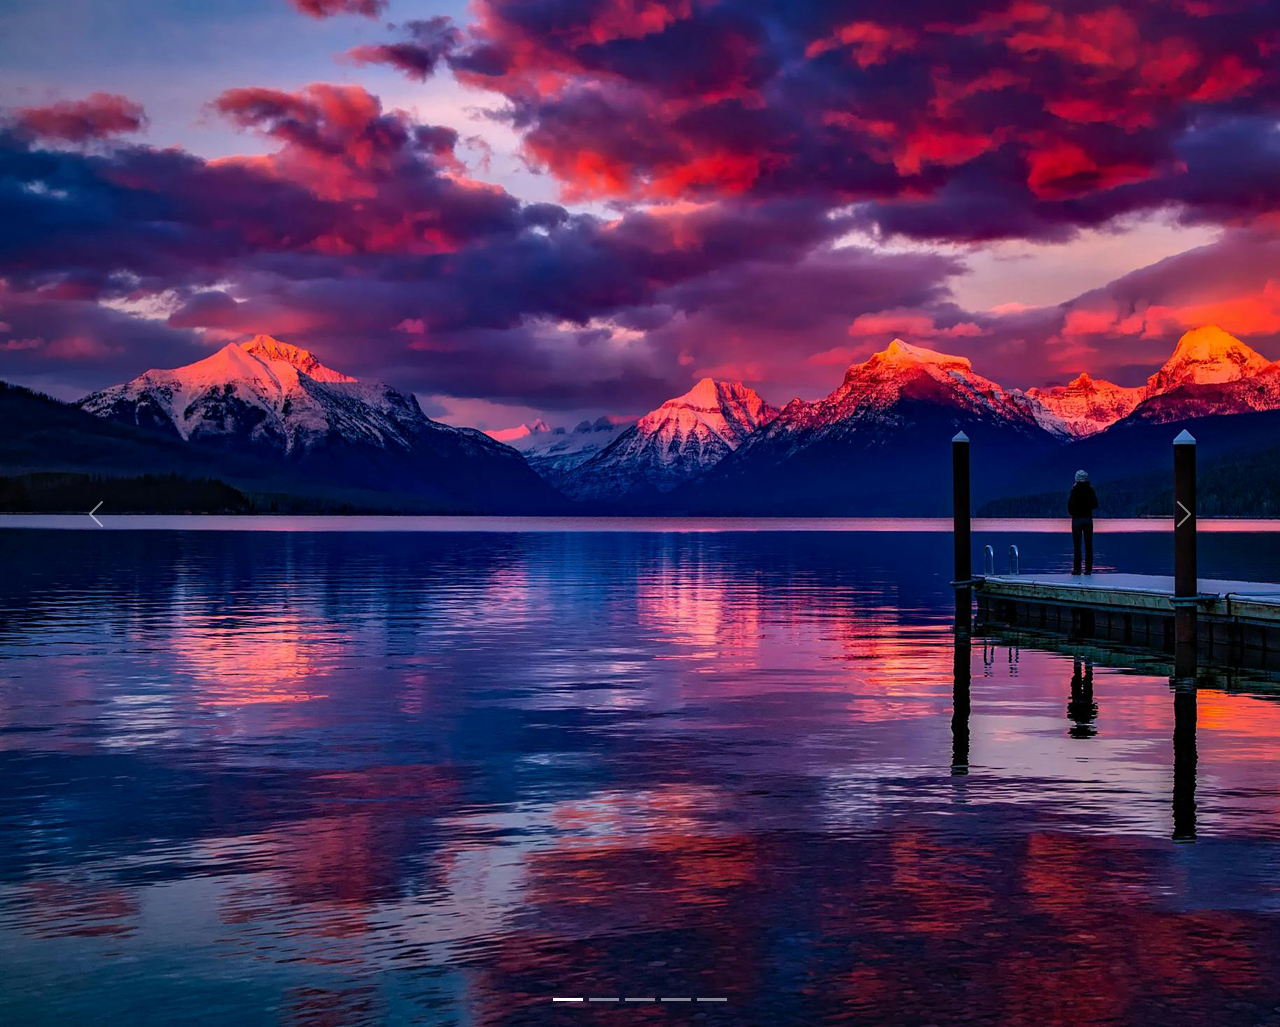
<file: ba2.html>
<!doctype html>
<html lang="en">
  <head>
    <meta charset="utf-8">
    <meta name="viewport" content="width=device-width, initial-scale=1">
    <title>Bootstrap demo</title>
    <link href="https://cdn.jsdelivr.net/npm/bootstrap@5.3.7/dist/css/bootstrap.min.css" rel="stylesheet" integrity="sha384-LN+7fdVzj6u52u30Kp6M/trliBMCMKTyK833zpbD+pXdCLuTusPj697FH4R/5mcr" crossorigin="anonymous">
  </head>
  <body>
 <div id="carouselExampleIndicators" class="carousel slide">
  <div class="carousel-indicators">
    <button type="button" data-bs-target="#carouselExampleIndicators" data-bs-slide-to="0" class="active" aria-current="true" aria-label="Slide 1"></button>
    <button type="button" data-bs-target="#carouselExampleIndicators" data-bs-slide-to="1" aria-label="Slide 2"></button>
    <button type="button" data-bs-target="#carouselExampleIndicators" data-bs-slide-to="2" aria-label="Slide 3"></button>
      <button type="button" data-bs-target="#carouselExampleIndicators" data-bs-slide-to="3" aria-label="Slide 4"></button>
      <button type="button" data-bs-target="#carouselExampleIndicators" data-bs-slide-to="4" aria-label="Slide 5"></button>
   
  </div>
  <div class="carousel-inner">
    <div class="carousel-item active">
      <img src="images/1.jpg" class="d-block w-10 mx-auto" alt="...">
    </div>
    <div class="carousel-item">
      <img src="images/2.jpg" class="d-block w-10 mx-auto" alt="...">
    </div>
    <div class="carousel-item">
      <img src="images/3.jpg" class="d-block w-10  mx-auto "alt="...">
    </div>
     <div class="carousel-item">
      <img src="images/4.jpg" class="d-block w-10 mx-auto" alt="...">
    </div>
     <div class="carousel-item">
      <img src="images/5.jpg" class="d-block w-10 mx-auto" alt="...">
    </div>
  </div>
  <button class="carousel-control-prev" type="button" data-bs-target="#carouselExampleIndicators" data-bs-slide="prev">
    <span class="carousel-control-prev-icon" aria-hidden="true"></span>
    <span class="visually-hidden">Previous</span>
  </button>
  <button class="carousel-control-next" type="button" data-bs-target="#carouselExampleIndicators" data-bs-slide="next">
    <span class="carousel-control-next-icon" aria-hidden="true"></span>
    <span class="visually-hidden">Next</span>
  </button>
</div>
    <script src="https://cdn.jsdelivr.net/npm/bootstrap@5.3.7/dist/js/bootstrap.bundle.min.js" integrity="sha384-ndDqU0Gzau9qJ1lfW4pNLlhNTkCfHzAVBReH9diLvGRem5+R9g2FzA8ZGN954O5Q" crossorigin="anonymous"></script>
  </body>
</html>
</file>
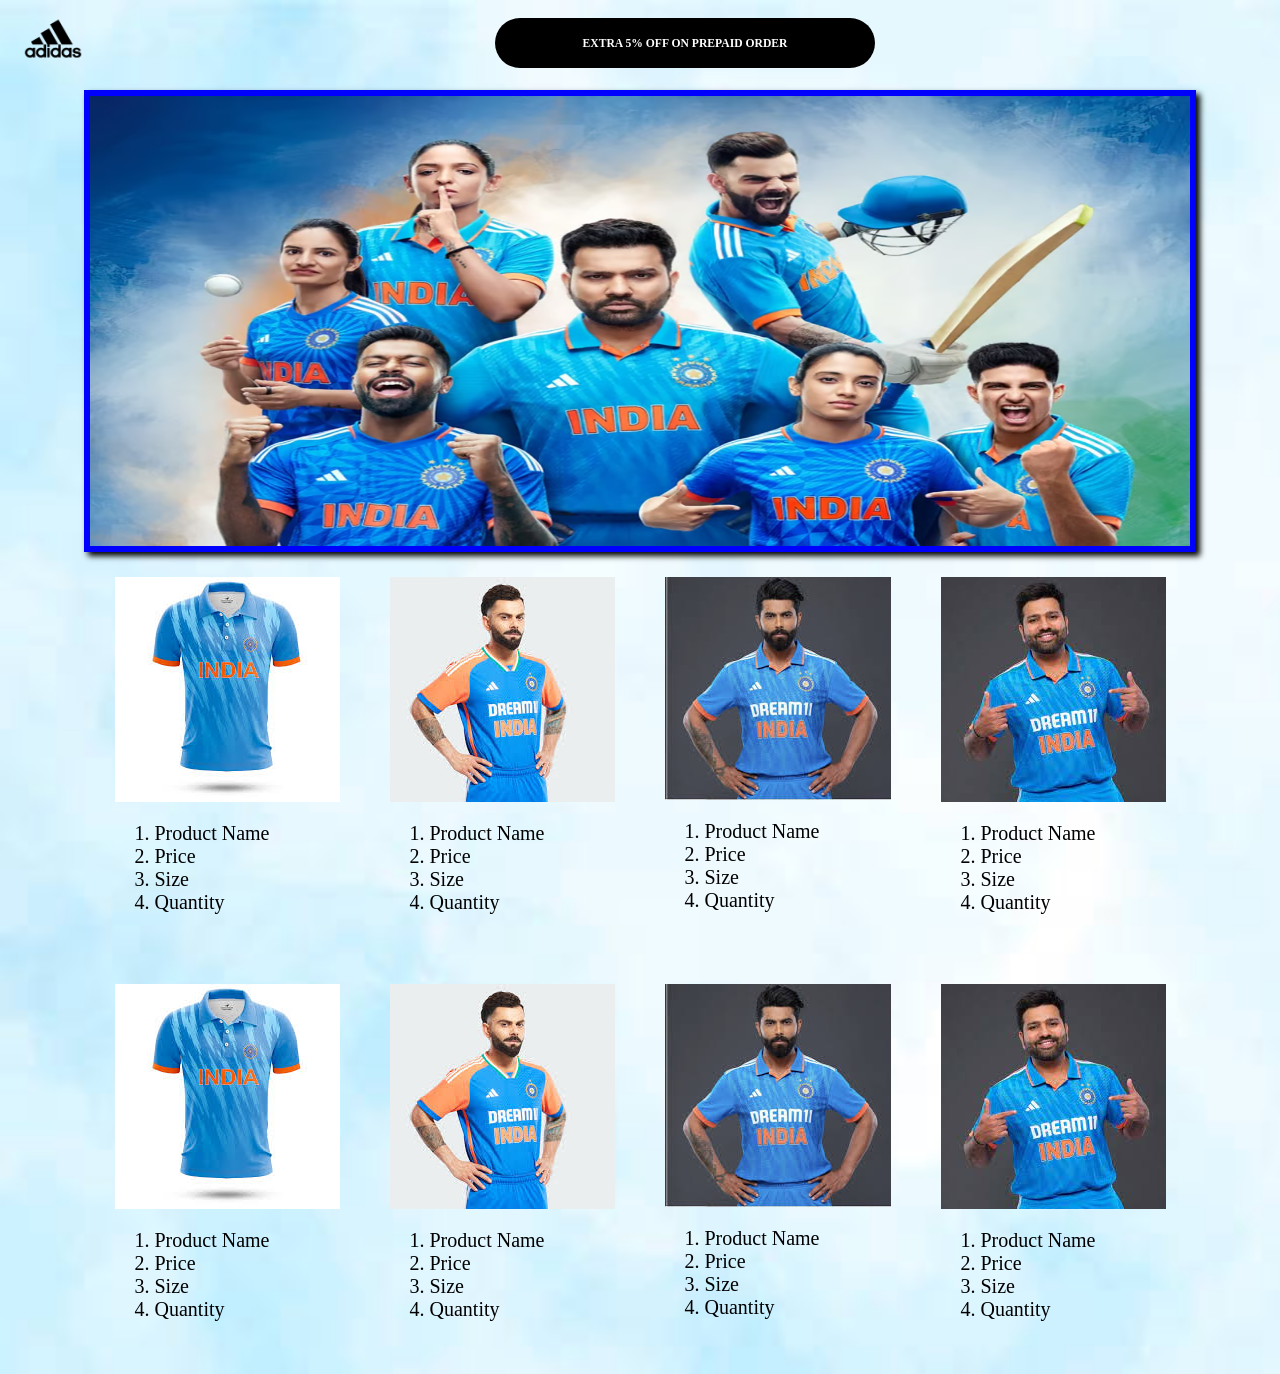
<file: banner.html>
<!doc type html>
<html>
<head>
<title> web </title>
</head>
<style>

@keyframes cic
{
20%{background-image:url(images/2.png);}
40%{background-image:url(images/3.png);}
60%{background-image:url(images/4.png);}
80%{background-image:url(images/5.png);}
}


#com
{display:flex;
}

#top
{width:30%;
height:50px;
margin:auto;
background:black;
color:white;
text-align:center;
font-family:verdana;
font-size:100%;
border-radius:80px;
margin-bottom:2px;
font-size:14px;


}

#top:hover
{cursor:pointer;}





#banner
{
width:87%;
height:450px;
background-image:url(images/1.png);
background-size:100% 100%;
margin:auto;
margin-top:20px;
box-shadow:4px 4px 6px black;
border:6px solid blue;
animation:cic 20s infinite;
}

section
{display:flex;
justify-content:center;
flex-wrap:wrap;}


.card
{padding:25px;
font-size:20px;
}

body
{background-image:url(images/bg.jpg);
background-size:cover;
}

</style>
<body>


<div id="com">

<div id="logo">
<img src=" images/l1.png"width="90px">
</div>

<div id="top">
<h5>EXTRA 5% OFF ON PREPAID ORDER </h5>
</div>

</div>



<div id="banner">

</div>

<section>

<div id="card1" class="card">
<img src="images/j.jpg">
<ol>
<li>Product Name </li>
<li>Price</li>
<li>Size</li>
<li>Quantity</li>
</ol>
</div>

<div id="card1" class="card">
<img src="images/j2.jpg">
<ol>
<li>Product Name</li>
<li>Price</li>
<li>Size</li>
<li>Quantity</li>
</ol>
</div>

<div id="card1" class="card">
<img src="images/j3.jpg">
<ol>
<li>Product Name</li>
<li>Price</li>
<li>Size</li>
<li>Quantity</li>
</ol>
</div>

<div id="card1" class="card">
<img src="images/j4.jpg">
<ol>
<li>Product Name</li>
<li>Price</li>
<li>Size</li>
<li>Quantity</li>
</ol>
</div>

<div id="card1" class="card">
<img src="images/j.jpg">
<ol>
<li>Product Name</li>
<li>Price</li>
<li>Size</li>
<li>Quantity</li>
</ol>
</div>

<div id="card1" class="card">
<img src="images/j2.jpg">
<ol>
<li>Product Name</li>
<li>Price</li>
<li>Size</li>
<li>Quantity</li>
</ol>
</div>

<div id="card1" class="card">
<img src="images/j3.jpg">
<ol>
<li>Product Name</li>
<li>Price</li>
<li>Size</li>
<li>Quantity</li>
</ol>
</div>

<div id="card1" class="card">
<img src="images/j4.jpg">
<ol>
<li>Product Name</li>
<li>Price</li>
<li>Size</li>
<li>Quantity</li>
</ol>
</div>



</section>

</body>
</html>
</file>
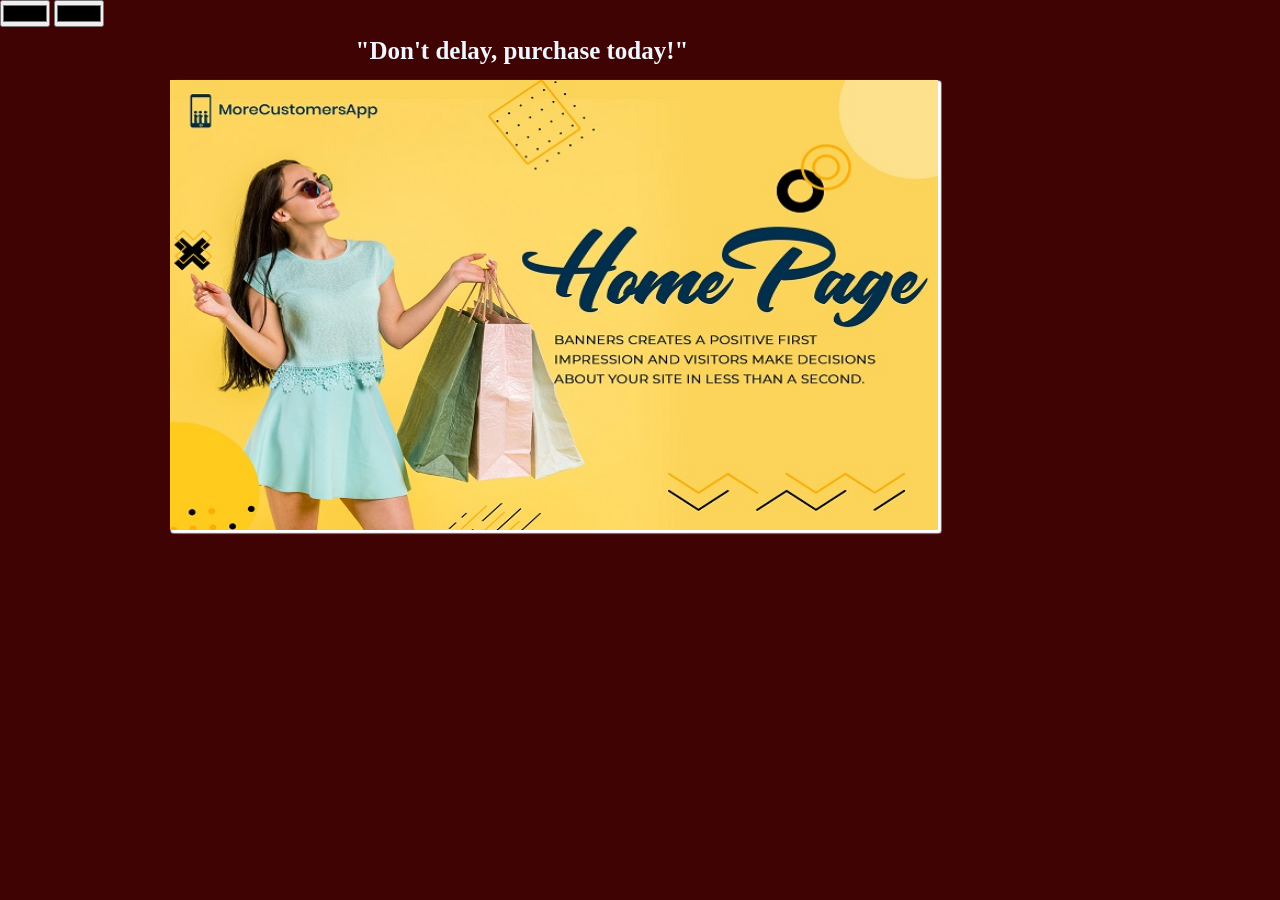
<file: BANNER2.HTML>
<!DOCTYPE html>
<html lang="en">
<head>
    <meta charset="UTF-8">
    <meta name="viewport" content="width=device-width, initial-scale=1.0">
    <title>Document</title>
</head>
<style>
*{
    margin: 0px;
    padding: 0px;
    transition: 0.50s;
}


body
{
    background-color: rgb(64, 3, 3);
}
header{
    width: 80%;
    height: 400px;
    //box-shadow:10px 10px 10px gray ;
}

header h1{
    text-align: center;
    margin-top: 10px;
    margin-left: 20px;
    font-family: Cambria, Cochin, Georgia, Times, 'Times New Roman', serif;
    font-size:25px ;
    color: aliceblue;
}
.hh
{
   
}


.pic
{
width: 60%;
height: 50%;
transition: 2s;
position: absolute;
box-shadow: 2px 2px 2px rgb(255, 255, 255);
left: 170px;
top: 80px;
}
</style>
<body onload="runbanner()">

    <input type="color" id="mybox" class="hh">
    <input type="color" id="mybox2"class="hh">
    <header>
       <h1 id="text"> "Don't delay, purchase today!"</h1>
        <img id="p7" src="images/bn7.jpg" class="pic">
        <img id="p6" src="images/bn6.jpg" class="pic">
        <img id="p5" src="images/bn5.jpg" class="pic">
        <img id="p4" src="images/bn4.jpg" class="pic">
        <img id="p3" src="images/bn3.jpg" class="pic">
        <img id="p2" src="images/bn2.jpg" class="pic">
        <img id="p1" src="images/bn1.jpg" class="pic">
    </header>    
<script>
 
 var t =document.getElementById("text")
 var g = document.getElementById("mybox2")
 var b = document.getElementById("mybox")
    var c = 0
    var p1 = document.getElementById("p1")
    var p2 = document.getElementById("p2")
    var p3 = document.getElementById("p3")
    var p4 = document.getElementById("p4")
    var p5 = document.getElementById("p5")
    var p6 = document.getElementById("p6")
    var p7 = document.getElementById("p7")
   
   b.onchange=function()
   {
    document.body.style.background=b.value
   }
g.onchange=function()
{
    t.style.color=g.value
}

    function runbanner()
    {
     
    setTimeout("runbanner()",2000)
     
     
     
     switch(c)
     {
      case 1 :
        p1.style.opacity="0"
      break;
     
      case 2 :
        p2.style.opacity="0"
      break;
  
      case 3 :
        p3.style.opacity="0"
      break;

      case 4 :
        p4.style.opacity="0"
      break;


      case 5 :
        p5.style.opacity="0"
      break;
     
      case 6 :
        p6.style.opacity="0"
      break;
    
      case 7 :
        p7.style.opacity="1"
      break;
      
      

      case 8 :
        p1.style.opacity="1"
        p2.style.opacity="1"
        p3.style.opacity="1"
        p4.style.opacity="1"
        p5.style.opacity="1"
        p6.style.opacity="1"
        p7.style.opacity="1"
        
      break;
    }


if (c<8)
{
    c++
}
 
else
 {
    c=1
 }

 document.title=c
}


</script>

</body>
</html>
</file>
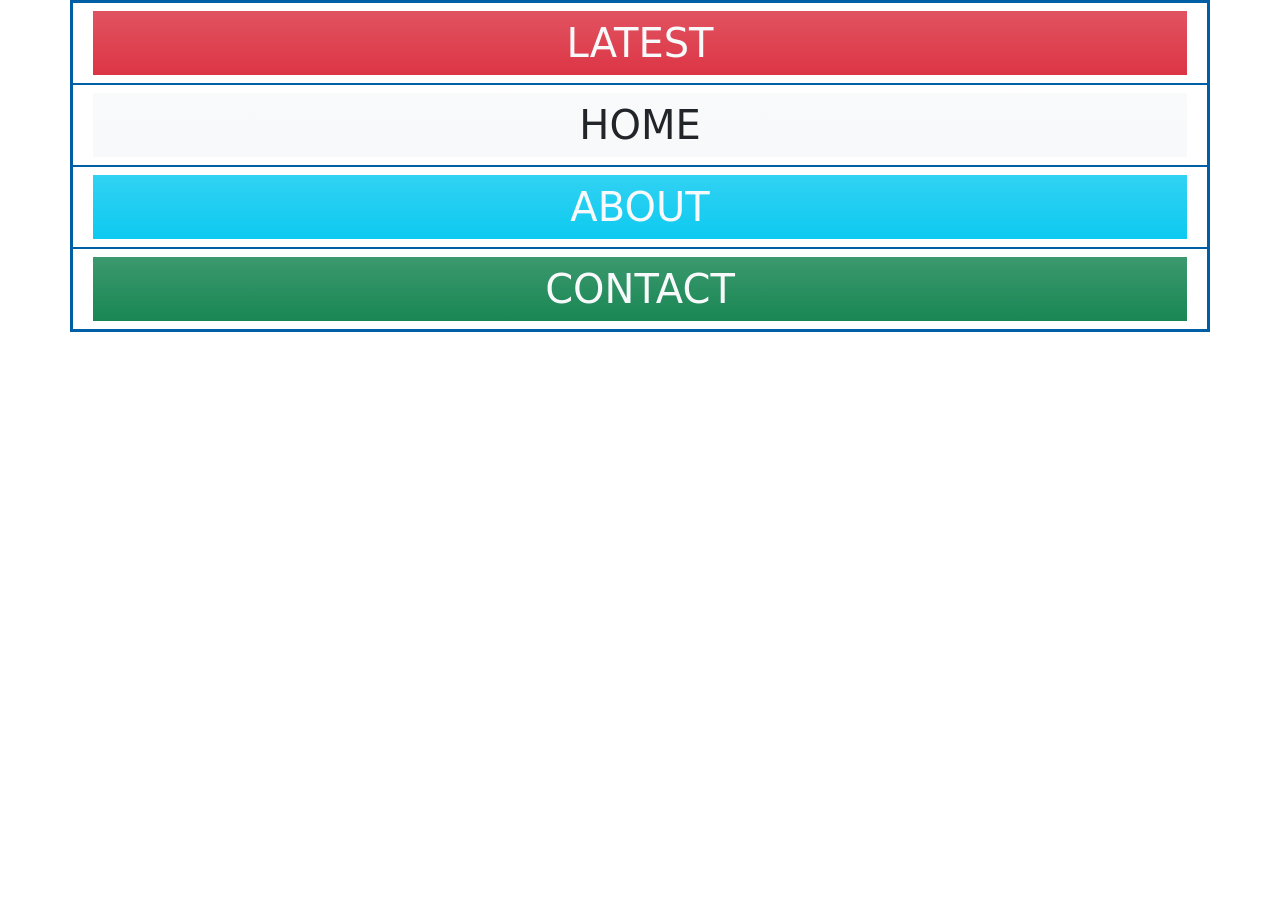
<file: boo1.html>
<!doctype html>
<html lang="en">
  <head>
    <meta charset="utf-8">
    <meta name="viewport" content="width=device-width, initial-scale=1">
    <title>Bootstrap demo</title>
    <link href="https://cdn.jsdelivr.net/npm/bootstrap@5.3.6/dist/css/bootstrap.min.css" rel="stylesheet" integrity="sha384-4Q6Gf2aSP4eDXB8Miphtr37CMZZQ5oXLH2yaXMJ2w8e2ZtHTl7GptT4jmndRuHDT" crossorigin="anonymous">
  </head>
  <style>
    div{border: 1px rgb(0, 95, 164) solid;}

  </style>
  <body>
    <div class ="container">
       
       
        <div class="row ">
           
              
                <div class=" col-lg-6 col-xl-12 " >
                    <h1 class="text-light text-center m-2 p-2 bg-danger bg-gradient" ><a class=" link-light link-offset-2 link-underline link-underline-opacity-0" href="homework.html"> LATEST </a> </h1>
                </div>
              
                <div class="col-lg-6 col-xl-12 ">
                    <h1 class="text-secondary-subtle text-center m-2 p-2 bg-light bg-gradient"> <a class=" link-dark link-offset-2 link-underline link-underline-opacity-0" href="java homework.html"> HOME</a></h1>
                </div>

                <div>
                  <h1 class="text-light text-center m-2 p-2 bg-info bg-gradient"><a class=" link-light link-offset-2 link-underline link-underline-opacity-0" href="jquey homework.html">ABOUT</a>   </h1>
                </div>
                
                

                <div>
                  <h1 class="text-light text-center m-2 p-2 bg-success bg-gradient"><a class=" link-light link-offset-2 link-underline link-underline-opacity-0" href="#">CONTACT</a>   </h1>
                </div>


            </div>

        </div>

    </div>
    
    
    
    
    
    
    
    
    
    
    
    
    
    
    
    
    
    
    
    <script src="https://cdn.jsdelivr.net/npm/bootstrap@5.3.6/dist/js/bootstrap.bundle.min.js" integrity="sha384-j1CDi7MgGQ12Z7Qab0qlWQ/Qqz24Gc6BM0thvEMVjHnfYGF0rmFCozFSxQBxwHKO" crossorigin="anonymous"></script>
  </body>
</html>
</file>
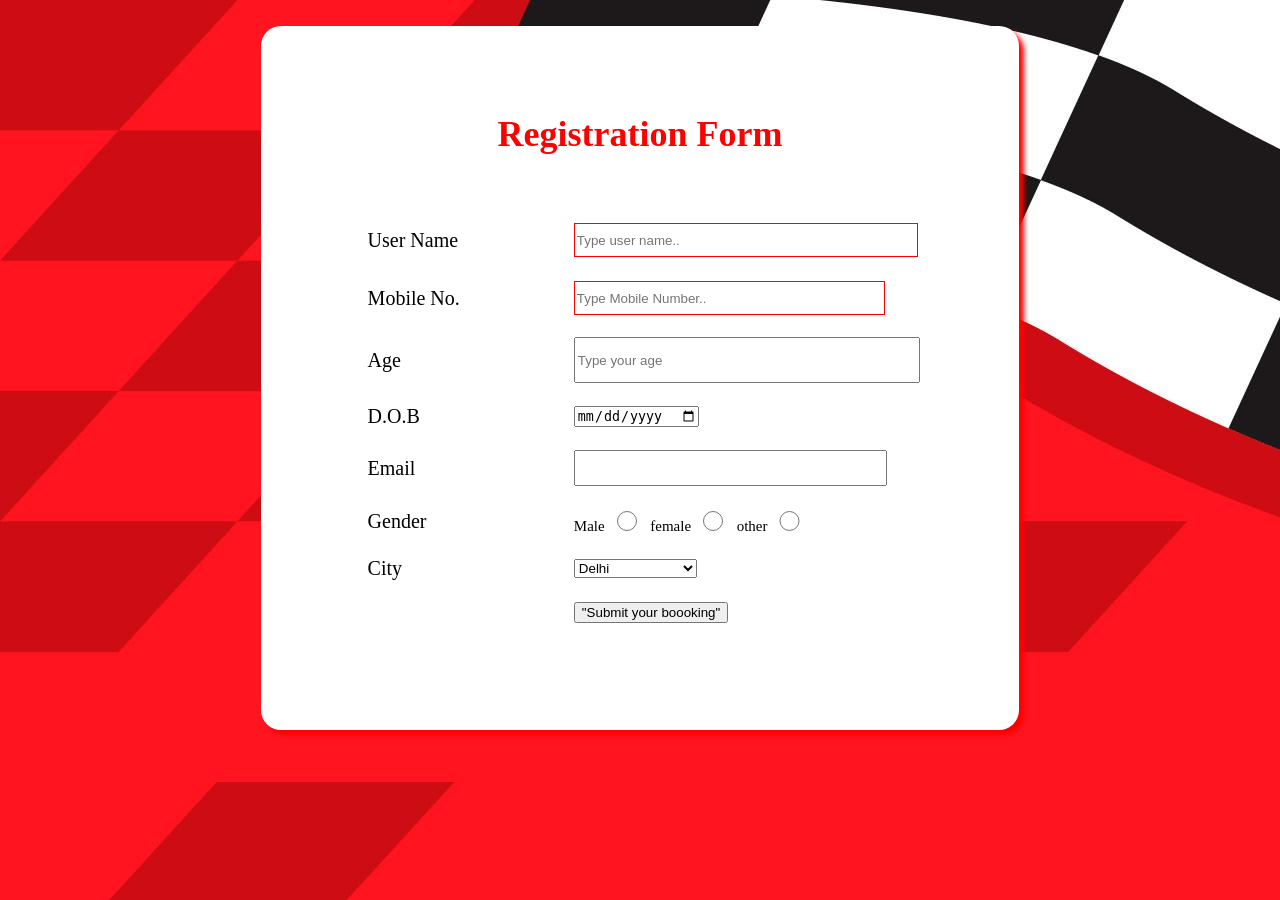
<file: booking.html>
<!doctype html>
<html>
<title>Form </title>
<head> </head>
<style>
@keyframes ani
{
from{opacity:0;}
to{opacity:1;}
}



header
{
font-size:40px;
text-align:center;
font-family:verdana;
background:grey;

}

#container
{
width:50%;
text-align:left;
margin:auto;
padding:5%;
font-size:15px;
border-radius:20px;
box-shadow:5px 5px 5px  red;
background:white;
color:black;
font-family:verdana;

	

}

#container h1
{font-size:120%;
color:red;}

#container table
{
width:100%;
padding:5%;
}

input[type="text"]{width:100%;height:30px;}
input[type="Number"]{width:100%;height:40px;}
input[type="submit"]{width:25%;height:30px;  font-size:25px;font-family:verdana;}
input[type="reset"]{width:20%;height:30px;  font-size:25px;font-family:verdana;}
input[type="radio"]{width:10%;height:20px;  font-size:30px;}
input[type="password" ]{width:90%;height:30px;}
input[type="call"]{width:90%;height:30px;}
input[type="email"]{width:90%;height:30px;}



input:invalid{
border:red solid 1px;
}

input:focus{
border:green solid 1px;
}

label
{
font-size:20px;

}



body
{

animation:ani 1s;
background:url(images/racebg.jpg);



}

textarea
{
width:90%;
}

select
}
margin:left;
}




</style>







<body>

<form>
<br/>
<div id="container">
<table cellpadding="10">
<caption style="font-size:30px;"> <h1>Registration Form</h1></caption>
<tr>
<td><label>User Name </label></td>
<td>
<input type="text" title="Enter your User Name " placeholder="Type user name.." required>
</td>

<tr>




<tr>
<td><label>Mobile No. </label></td>
<td>
<input type="call" pattern="{0-9}" title="Enter your Mobile No........" placeholder="Type Mobile Number.." required>
</td>

<tr>
<td><label>Age </label></td>
<td>
<input type="number" title="Mention your age...." placeholder="Type your age"> 
</td>
</tr>

<tr>
<td><label>D.O.B </label></td>
<td>
<input type="date">  
</td>
</tr>


<tr>
<td><label>Email </label></td>
<td>
<input type="email">  
</td>
</tr>





<tr>
<td><label>Gender</label></td>
<td>
Male<input type="radio" value="Male" name="gender">
female<input type="radio" value="female" name="gender">
other<input type="radio" value="other" name="gender">
</td>
</tr>

<tr>
<td><label>City</label></td>
<td>
<select>
<option value="Delhi">Delhi</option>
<option value="Delhi">Mumbai</option>
<option value="Delhi">Jharkhand</option>
<option value="Delhi">Chennai</option>
<option value="Delhi">Tamil Nadu</option>
<option value="Delhi">Madhya Pradesh</option>
<option value="Delhi">Andhra Pradesh</option>
<option value="Delhi">Benglore</option>
</select>
</td>
</tr>







<tr>
<td></td>
<td>

<button> "Submit your boooking" </button>



</tr>




</table>
</form>



</body>











</html>
</file>
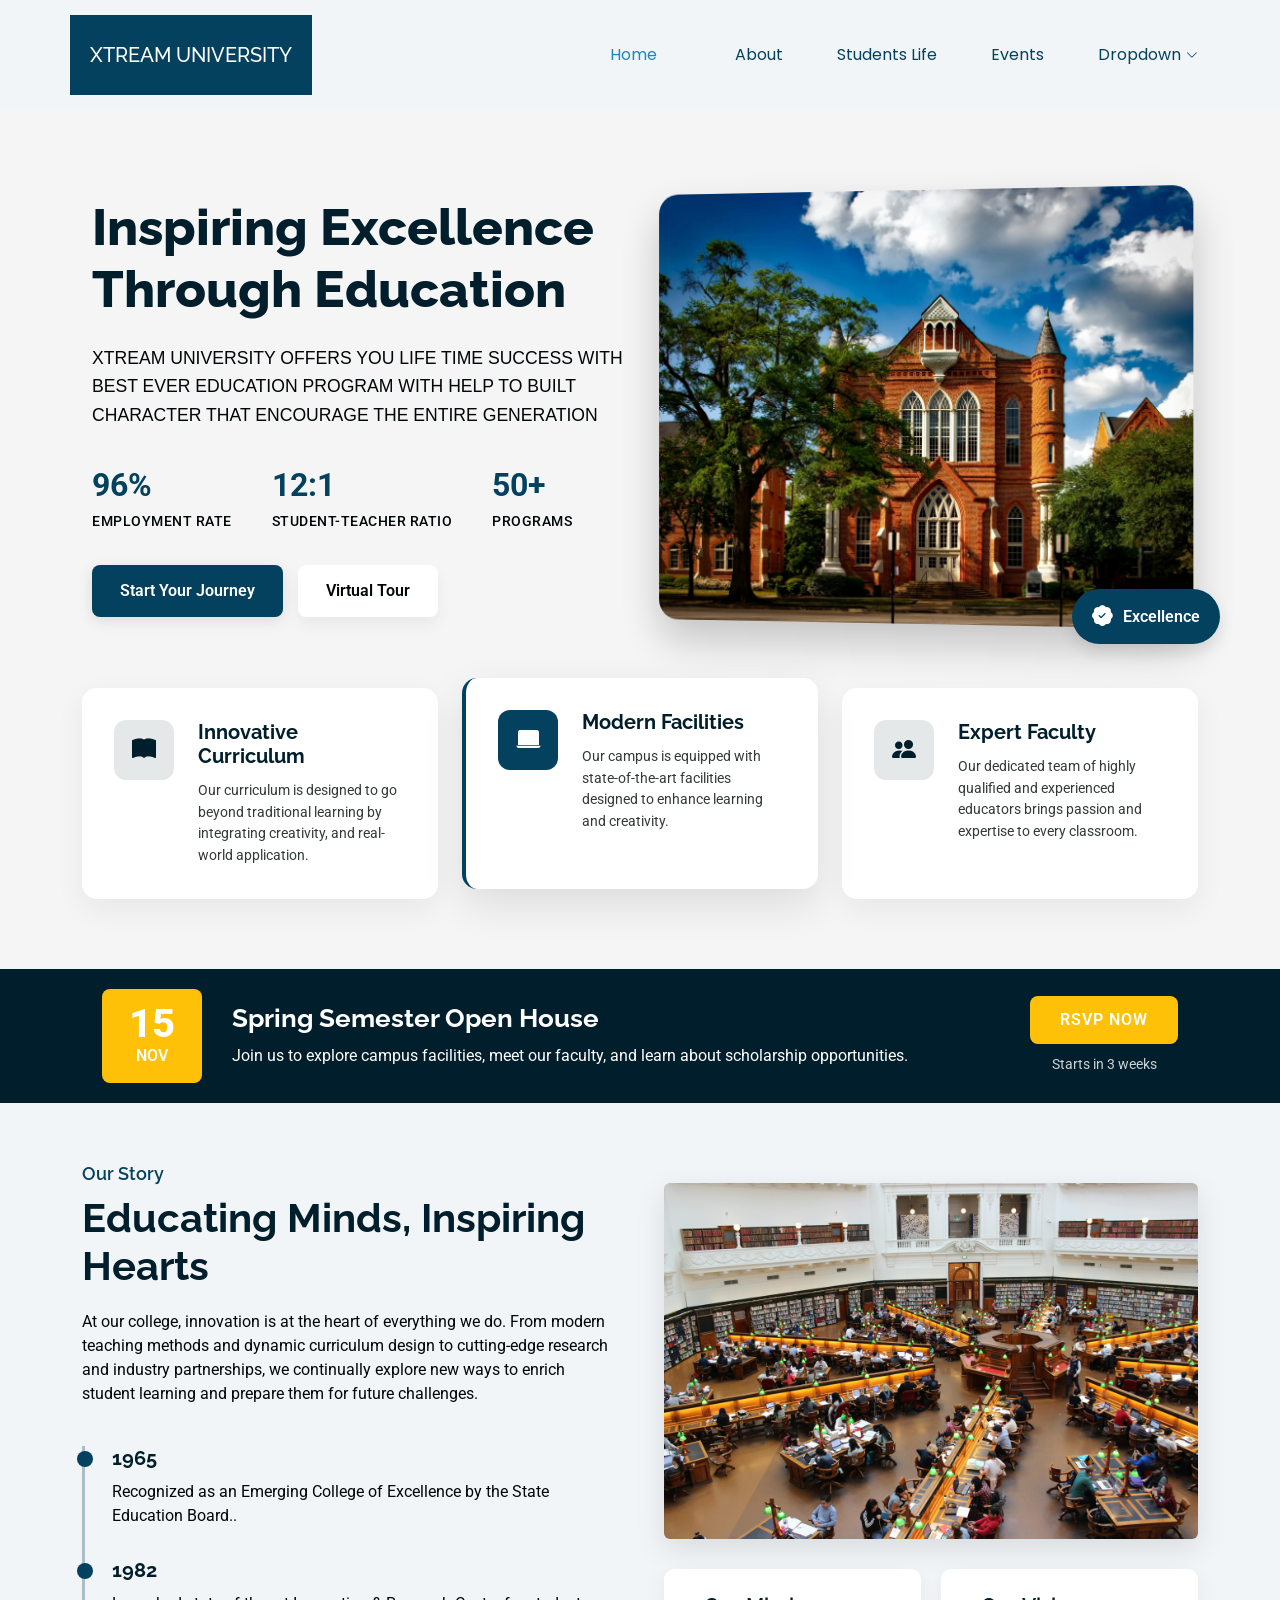
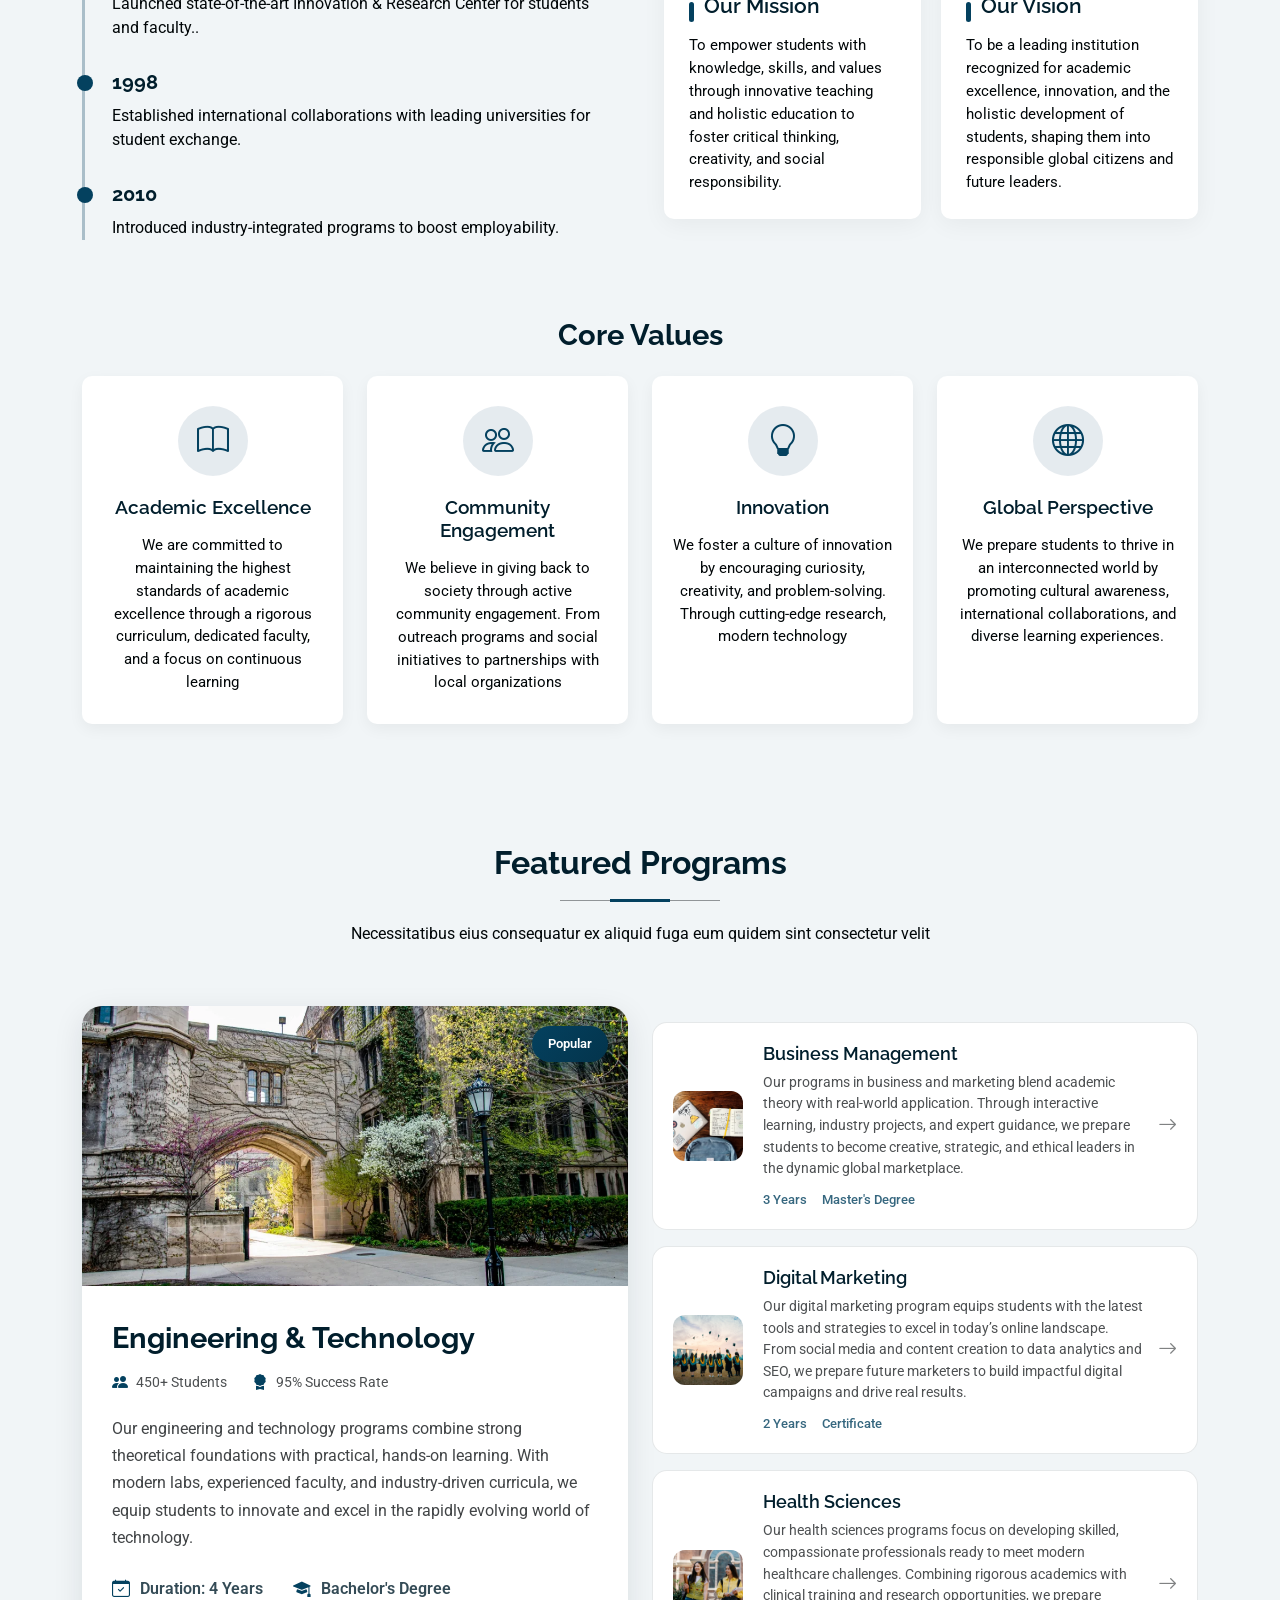
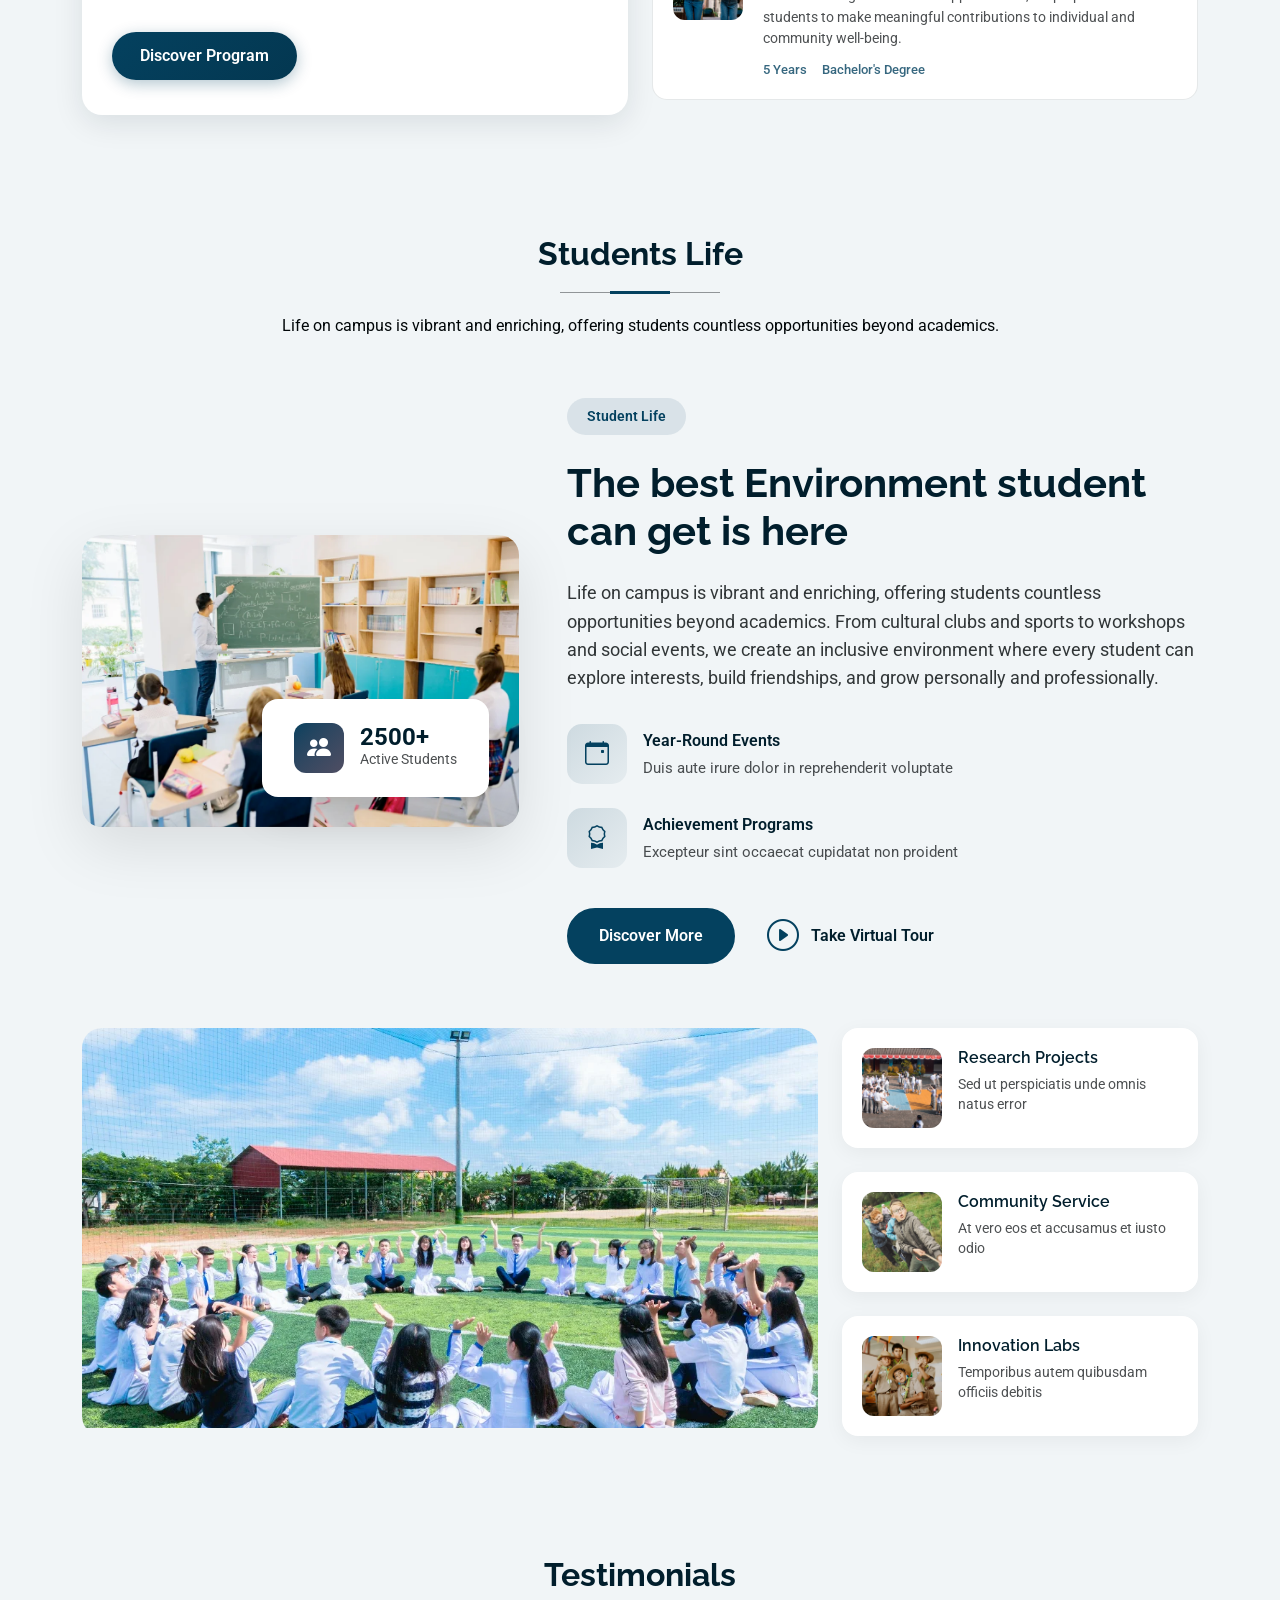
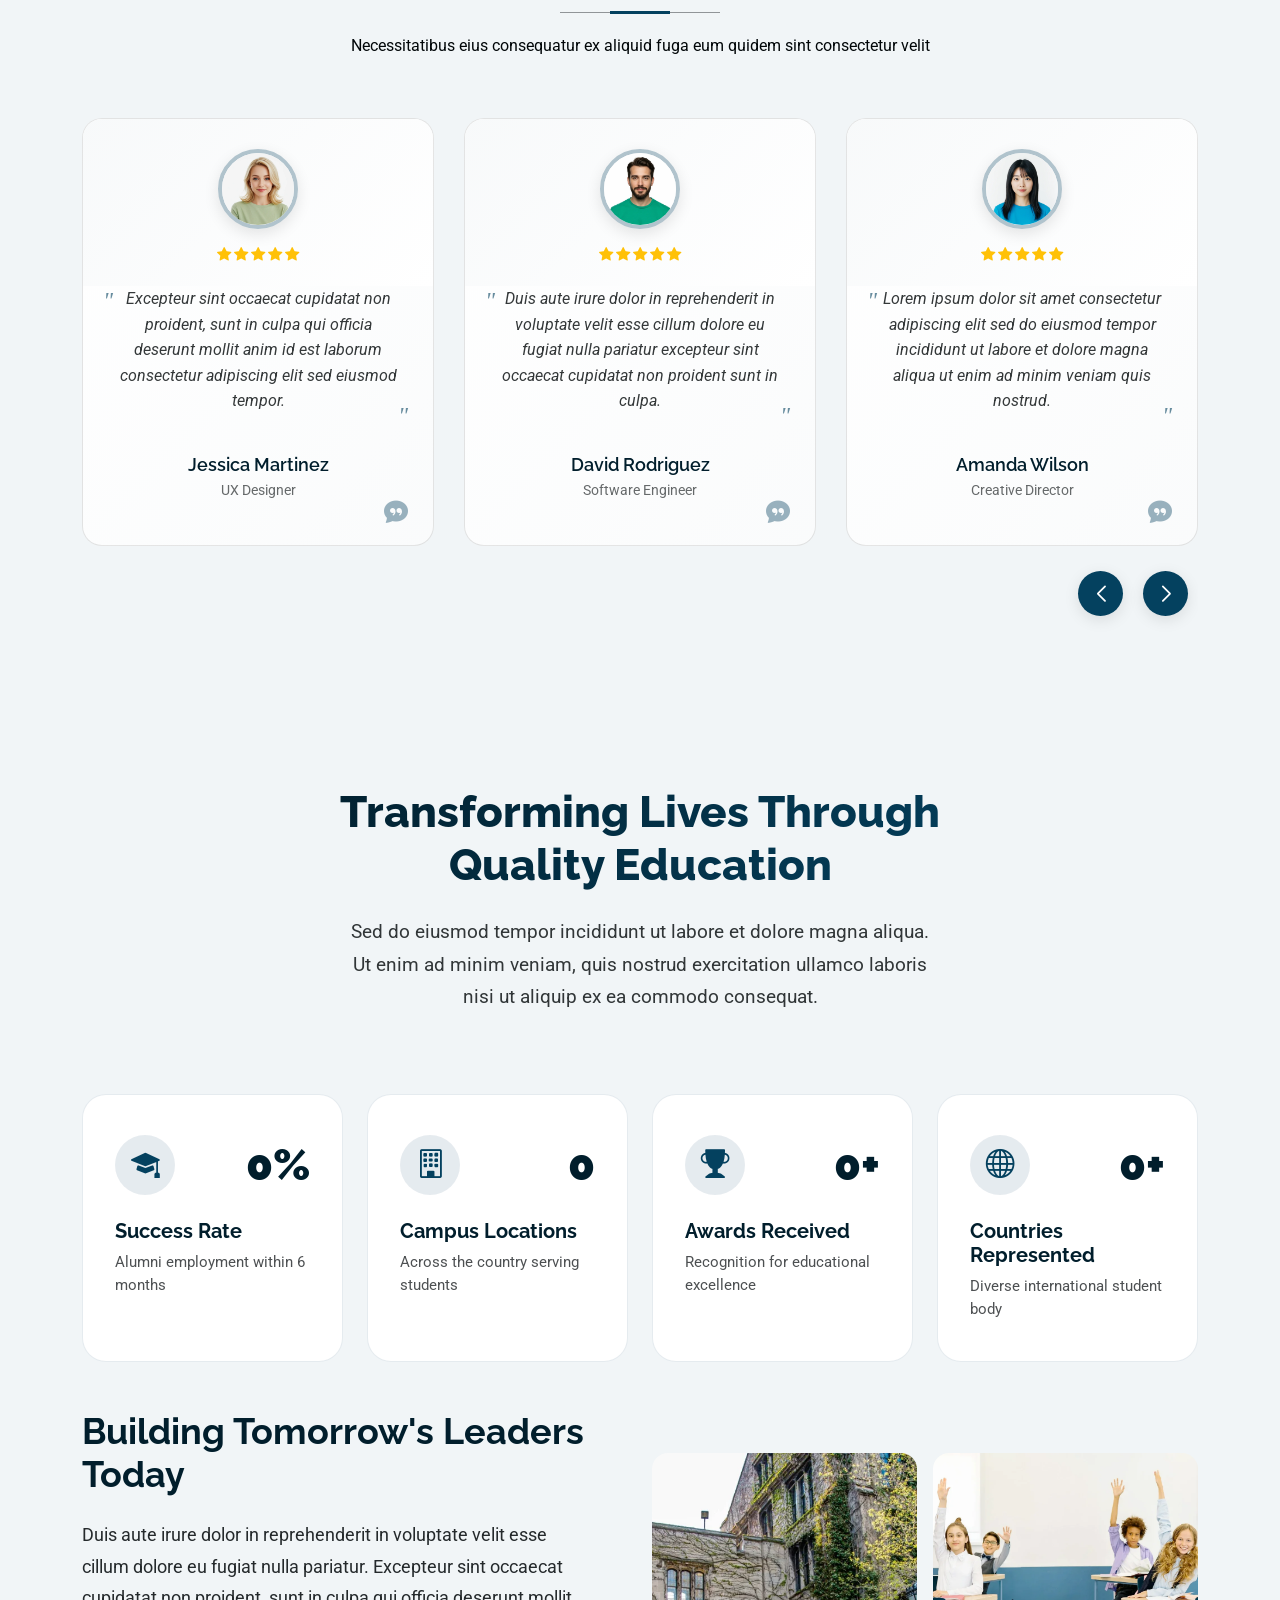
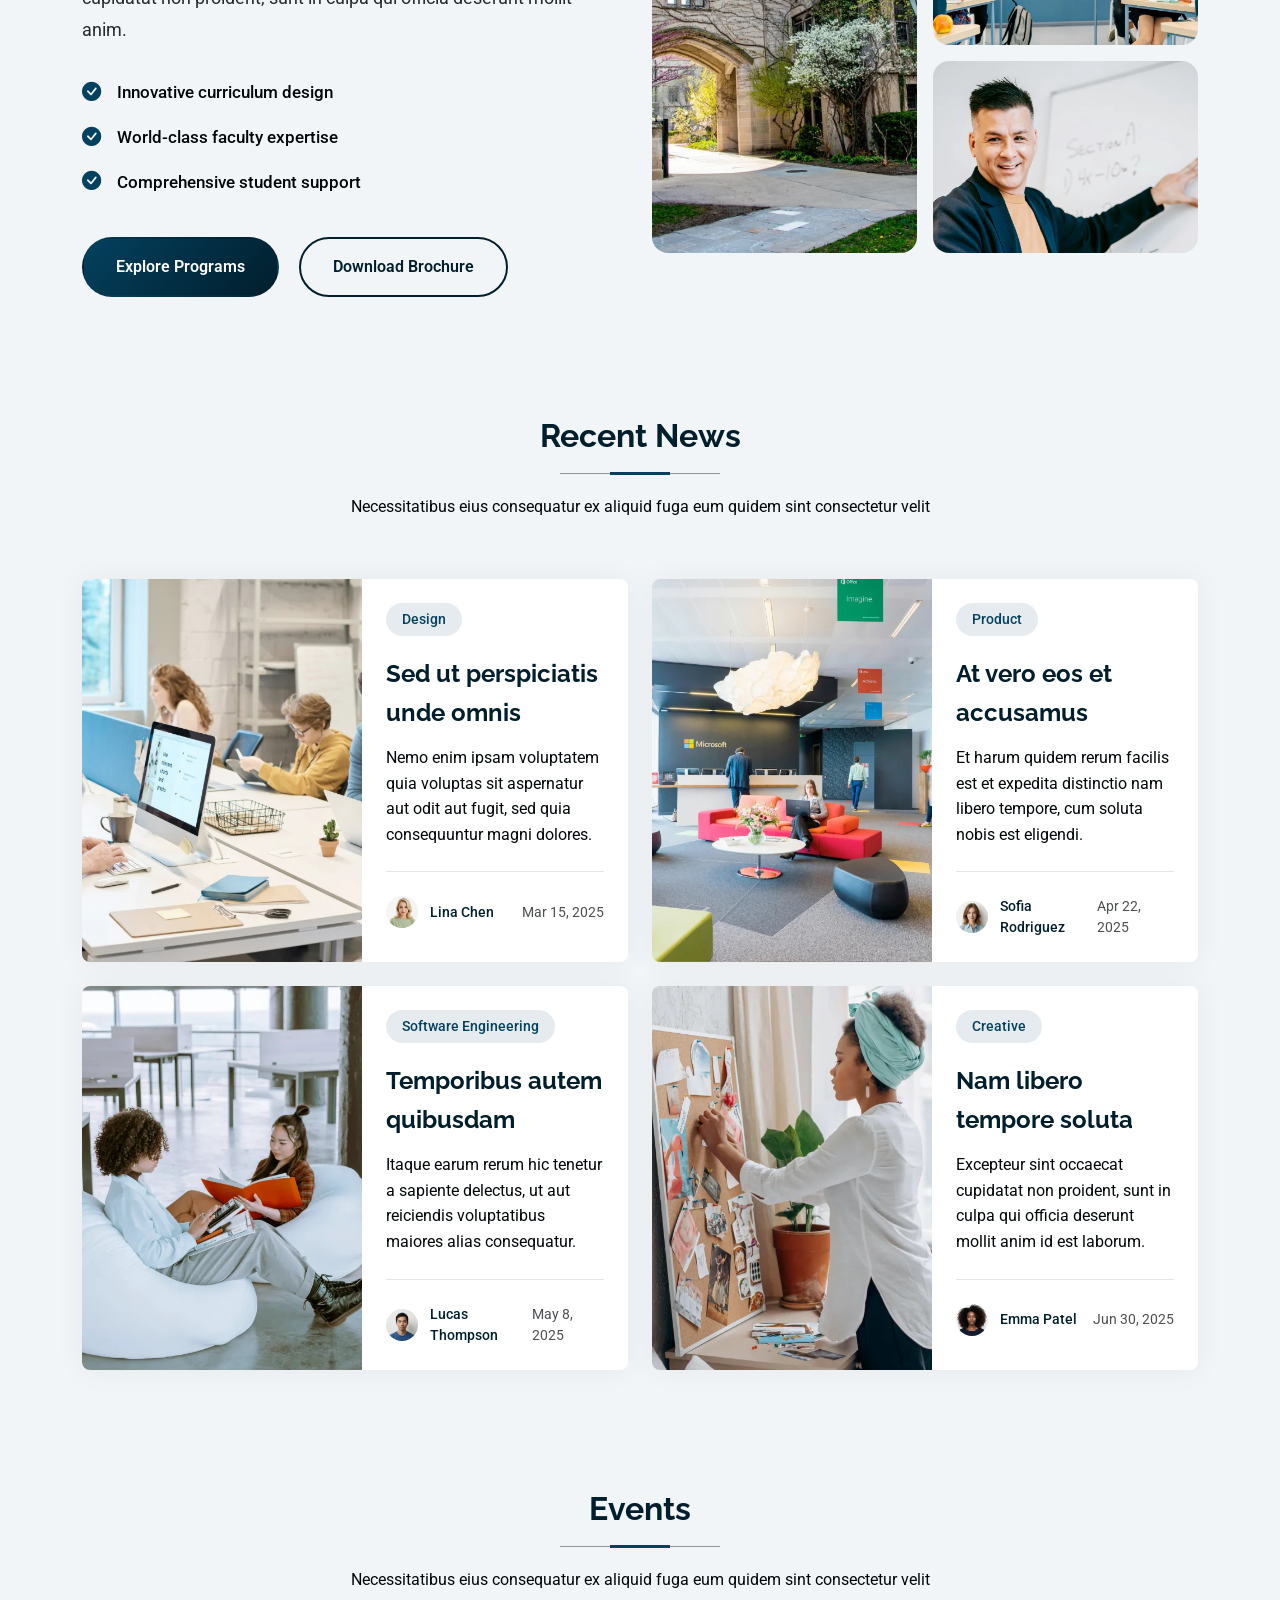
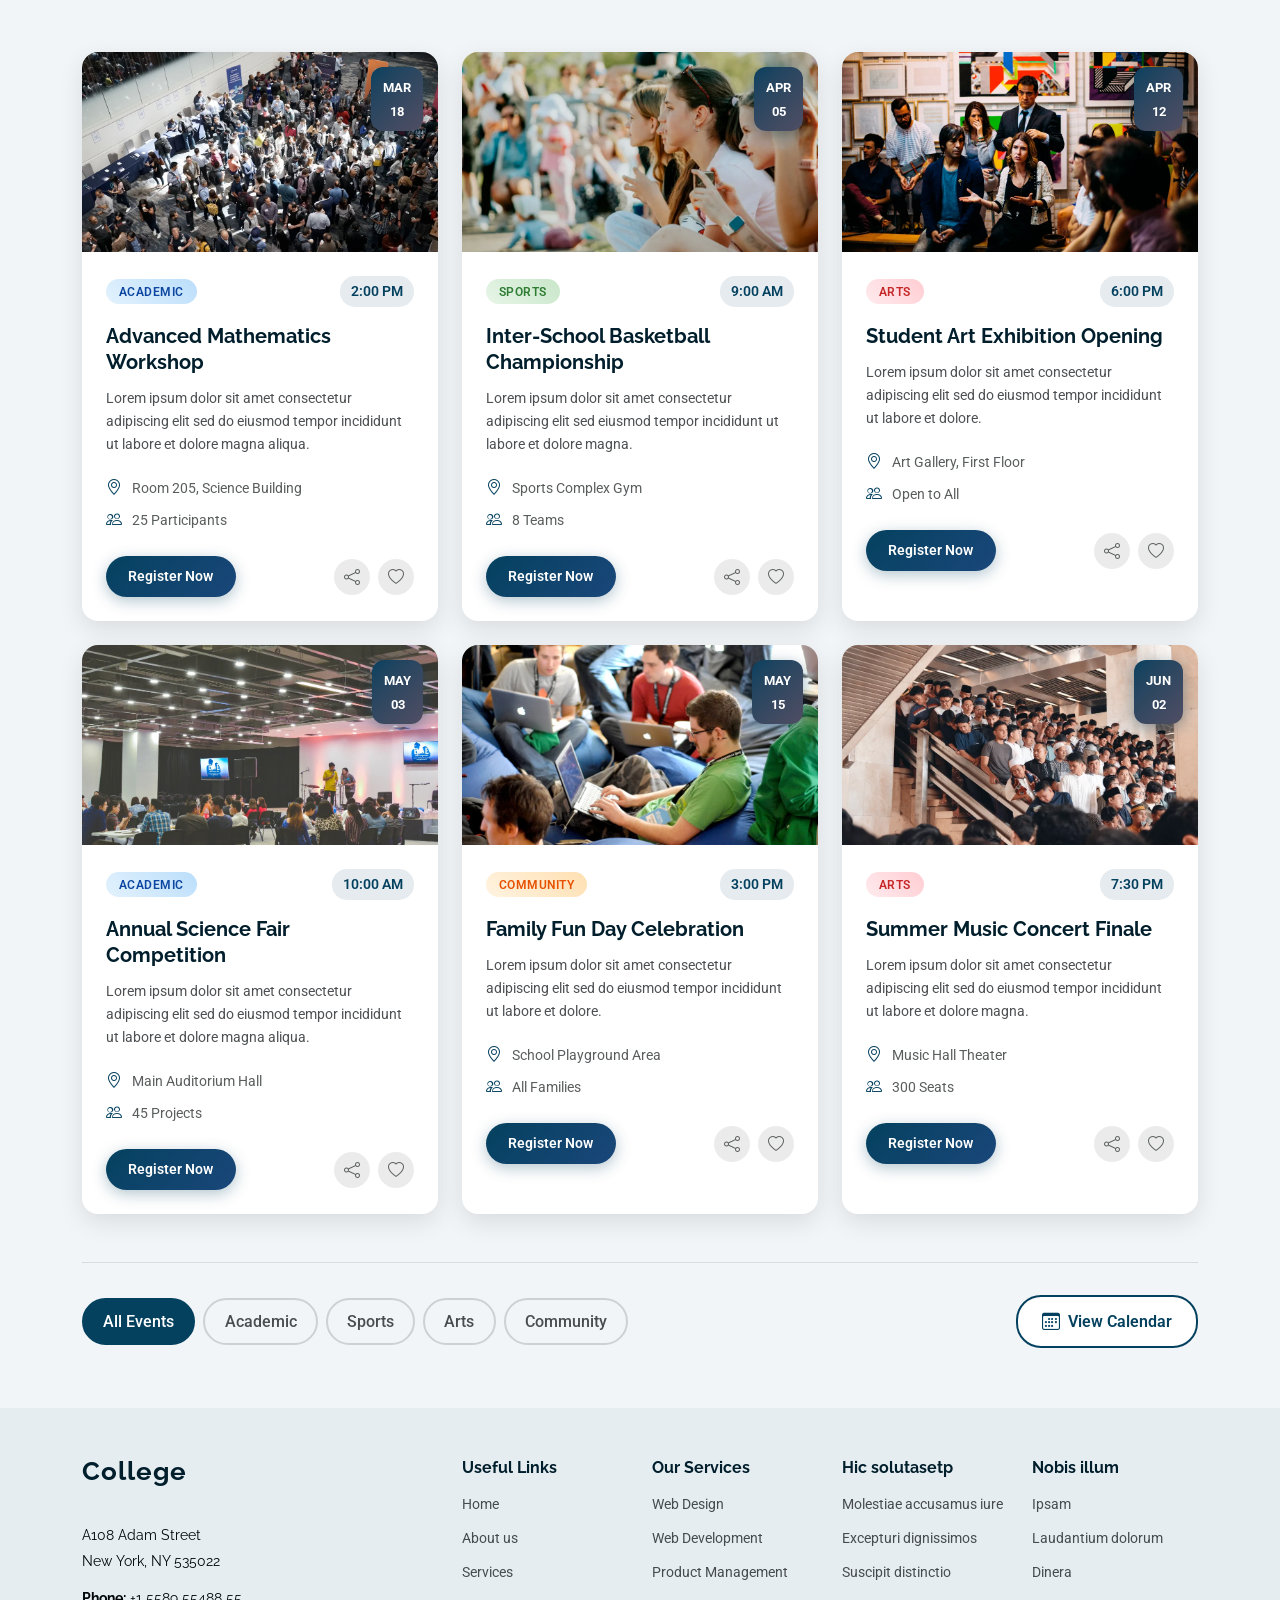
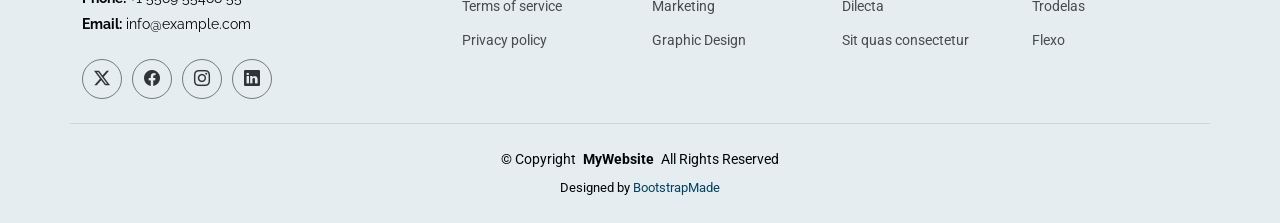
<file: botesite.html>
<!DOCTYPE html>
<html lang="en">

<head>
  <meta charset="utf-8">
  <meta content="width=device-width, initial-scale=1.0" name="viewport">
  <title>College site</title>
  <meta name="description" content="">
  <meta name="keywords" content="">

  <!-- Favicons -->
  <link href="assets/img/favicon.png" rel="icon">
  <link href="assets/img/apple-touch-icon.png" rel="apple-touch-icon">

  <!-- Fonts -->
  <link href="https://fonts.googleapis.com" rel="preconnect">
  <link href="https://fonts.gstatic.com" rel="preconnect" crossorigin>
  <link href="https://fonts.googleapis.com/css2?family=Roboto:ital,wght@0,100;0,300;0,400;0,500;0,700;0,900;1,100;1,300;1,400;1,500;1,700;1,900&family=Poppins:ital,wght@0,100;0,200;0,300;0,400;0,500;0,600;0,700;0,800;0,900;1,100;1,200;1,300;1,400;1,500;1,600;1,700;1,800;1,900&family=Raleway:ital,wght@0,100;0,200;0,300;0,400;0,500;0,600;0,700;0,800;0,900;1,100;1,200;1,300;1,400;1,500;1,600;1,700;1,800;1,900&display=swap" rel="stylesheet">

  <!-- Vendor CSS Files -->
  <link href="assets/vendor/bootstrap/css/bootstrap.min.css" rel="stylesheet">
  <link href="assets/vendor/bootstrap-icons/bootstrap-icons.css" rel="stylesheet">
  <link href="assets/vendor/aos/aos.css" rel="stylesheet">
  <link href="assets/vendor/swiper/swiper-bundle.min.css" rel="stylesheet">
  <link href="assets/vendor/glightbox/css/glightbox.min.css" rel="stylesheet">

  <!-- Main CSS File -->
  <link href="assets/css/main.css" rel="stylesheet">

  <!-- =======================================================
  * Template Name: College
  * Template URL: https://bootstrapmade.com/college-bootstrap-education-template/
  * Updated: Jun 19 2025 with Bootstrap v5.3.6
  * Author: BootstrapMade.com
  * License: https://bootstrapmade.com/license/
  ======================================================== -->
</head>

<style>
  #tett{ font-family:Arial, Helvetica, sans-serif;
}
</style>

<body class="index-page">

  <header id="header" class="header d-flex align-items-center sticky-top">
    <div class="header-container container-fluid container-xl position-relative d-flex align-items-center justify-content-end">

      <a href="index.html" class="logo d-flex align-items-center me-auto">
        <!-- Uncomment the line below if you also wish to use an image logo -->
        <!-- <img src="assets/img/logo.webp" alt=""> -->
        <h1 class="sitename fs-5 "> XTREAM UNIVERSITY</h1>
      </a>

      <nav id="navmenu" class="navmenu">
        <ul>
          <li><a href="index.html" class="active me-5">Home</a></li>
          <li class="dropdown me-4"><a href="#about"><span>About</span> 

          <li class="me-4"><a href="#student life">Students Life</a></li>
          <li class="me-4"><a href="#event">Events</a></li>
          

          <li class="dropdown"><a href="#"><span>Dropdown</span> <i class="bi bi-chevron-down toggle-dropdown"></i></a>
            <ul>
             
          <li><a href="contact.html">Contact</a></li>
        </ul>
        <i class="mobile-nav-toggle d-xl-none bi bi-list"></i>
      </nav>

    </div>
  </header>

  <style>
    #hero{background-color: rgb(246, 245, 245);}
  </style>
  <main class="main">

    <!-- Hero Section -->
    <section id="hero" class="hero section ">

      <div class="hero-wrapper">
        <div class="container">
          <div class="row align-items-center">
            <div class="col-lg-6 hero-content" data-aos="fade-right" data-aos-delay="100">
              <h1>Inspiring Excellence Through Education</h1>
              <p id="tett">XTREAM UNIVERSITY OFFERS YOU LIFE TIME SUCCESS WITH BEST EVER EDUCATION PROGRAM WITH HELP TO BUILT CHARACTER THAT ENCOURAGE THE ENTIRE GENERATION </p>
              <div class="stats-row">
                <div class="stat-item">
                  <span class="stat-number">96%</span>
                  <span class="stat-label">Employment Rate</span>
                </div>
                <div class="stat-item">
                  <span class="stat-number">12:1</span>
                  <span class="stat-label">Student-Teacher Ratio</span>
                </div>
                <div class="stat-item">
                  <span class="stat-number">50+</span>
                  <span class="stat-label">Programs</span>
                </div>
              </div>
              <div class="action-buttons">
                <a href="#" class="btn-primary">Start Your Journey</a>
                <a href="#" class="btn-secondary">Virtual Tour</a>
              </div>
            </div>
            <div class="col-lg-6 hero-media" data-aos="zoom-in" data-aos-delay="200">
              <img src="assets/img/education/showcase-6.jpg" alt="Education" class="img-fluid main-image">
              <div class="image-overlay">
                <div class="badge-accredited">
                  <i class="bi bi-patch-check-fill"></i>
                  <span>Excellence</span>
                </div>
              </div>
            </div>
          </div>
        </div>
      </div>

      <div class="feature-cards-wrapper" data-aos="fade-up" data-aos-delay="300">
        <div class="container">
          <div class="row gy-4">
            <div class="col-lg-4" data-aos="fade-up" data-aos-delay="100">
              <div class="feature-card">
                <div class="feature-icon">
                  <i class="bi bi-book-fill"></i>
                </div>
                <div class="feature-content">
                  <h3>Innovative Curriculum</h3>
                  <p>Our curriculum is designed to go beyond traditional learning by integrating creativity,  and real-world application.  </p>
                </div>
              </div>
            </div>

            <div class="col-lg-4" data-aos="fade-up" data-aos-delay="200">
              <div class="feature-card active">
                <div class="feature-icon">
                  <i class="bi bi-laptop-fill"></i>
                </div>
                <div class="feature-content">
                  <h3>Modern Facilities</h3>
                  <p>Our campus is equipped with state-of-the-art facilities designed to enhance learning and creativity. </p>
                </div>
              </div>
            </div>

            <div class="col-lg-4" data-aos="fade-up" data-aos-delay="300">
              <div class="feature-card">
                <div class="feature-icon">
                  <i class="bi bi-people-fill"></i>
                </div>
                <div class="feature-content">
                  <h3>Expert Faculty</h3>
                  <p>Our dedicated team of highly qualified and experienced educators brings passion and expertise to every classroom.</p>
                </div>
              </div>
            </div>
          </div>
        </div>
      </div>

      <div class="upcoming-event " data-aos="fade-up" data-aos-delay="400">
        <div class="container">
          <div class="event-content">
            <div class="event-date bg-warning">
              <span class="day">15</span>
              <span class="month">NOV</span>
            </div>
            <div class="event-info">
              <h3>Spring Semester Open House</h3>
              <p>Join us to explore campus facilities, meet our faculty, and learn about scholarship opportunities.</p>
            </div>
            <div class="event-action ">
              <a href="#" class="btn-event bg-warning">RSVP Now</a>
              <span class="countdown">Starts in 3 weeks</span>
            </div>
          </div>
        </div>
      </div>

    </section><!-- /Hero Section -->

    <!-- About Section -->
    <section id="about" class="about section">

      <div class="container" data-aos="fade-up" data-aos-delay="100">

        <div class="row align-items-center g-5">
          <div class="col-lg-6">
            <div class="about-content" data-aos="fade-up" data-aos-delay="200">
              <h3>Our Story</h3>
              <h2>Educating Minds, Inspiring Hearts</h2>
              <p> At our college, innovation is at the heart of everything we do. From modern teaching methods and dynamic curriculum design to cutting-edge research and industry partnerships, we continually explore new ways to enrich student learning and prepare them for future challenges.

                </p>

              <div class="timeline">
                <div class="timeline-item">
                  <div class="timeline-dot"></div>
                  <div class="timeline-content">
                    <h4>1965</h4>
                    <p>Recognized as an Emerging College of Excellence by the State Education Board..</p>
                  </div>
                </div>

                <div class="timeline-item">
                  <div class="timeline-dot"></div>
                  <div class="timeline-content">
                    <h4>1982</h4>
                    <p>Launched state-of-the-art Innovation & Research Center for students and faculty..</p>
                  </div>
                </div>

                <div class="timeline-item">
                  <div class="timeline-dot"></div>
                  <div class="timeline-content">
                    <h4>1998</h4>
                    <p>Established international collaborations with leading universities for student exchange.</p>
                  </div>
                </div>

                <div class="timeline-item">
                  <div class="timeline-dot"></div>
                  <div class="timeline-content">
                    <h4>2010</h4>
                    <p> Introduced industry-integrated programs to boost employability.</p>
                  </div>
                </div>
              </div>
            </div>
          </div>

          <div class="col-lg-6">
            <div class="about-image" data-aos="zoom-in" data-aos-delay="300">
              <img src="assets/img/education/campus-5.jpg" alt="Campus" class="img-fluid rounded">

              <div class="mission-vision" data-aos="fade-up" data-aos-delay="400">
                <div class="mission">
                  <h3>Our Mission</h3>
                  <p>To empower students with knowledge, skills, and values through innovative teaching and holistic education to foster critical thinking, creativity, and social responsibility.</p>
                </div>

                <div class="vision">
                  <h3>Our Vision</h3>
                  <p>To be a leading institution recognized for academic excellence, innovation, and the holistic development of students, shaping them into responsible global citizens and future leaders.

</p>
                </div>
              </div>
            </div>
          </div>
        </div>

        <div class="row mt-5">
          <div class="col-lg-12">
            <div class="core-values" data-aos="fade-up" data-aos-delay="500">
              <h3 class="text-center mb-4">Core Values</h3>
              <div class="row row-cols-1 row-cols-md-2 row-cols-lg-4 g-4">
                <div class="col">
                  <div class="value-card">
                    <div class="value-icon">
                      <i class="bi bi-book"></i>
                    </div>
                    <h4>Academic Excellence</h4>
                    <p>We are committed to maintaining the highest standards of academic excellence through a rigorous curriculum, dedicated faculty, and a focus on continuous learning</p>
                  </div>
                </div>

                <div class="col">
                  <div class="value-card">
                    <div class="value-icon">
                      <i class="bi bi-people"></i>
                    </div>
                    <h4>Community Engagement</h4>
                    <p>We believe in giving back to society through active community engagement. From outreach programs and social initiatives to partnerships with local organizations</p>
                  </div>
                </div>

                <div class="col">
                  <div class="value-card">
                    <div class="value-icon">
                      <i class="bi bi-lightbulb"></i>
                    </div>
                    <h4>Innovation</h4>
                    <p>We foster a culture of innovation by encouraging curiosity, creativity, and problem-solving. Through cutting-edge research, modern technology</p>
                  </div>
                </div>

                <div class="col">
                  <div class="value-card">
                    <div class="value-icon">
                      <i class="bi bi-globe"></i>
                    </div>
                    <h4>Global Perspective</h4>
                    <p>We prepare students to thrive in an interconnected world by promoting cultural awareness, international collaborations, and diverse learning experiences.</p>
                  </div>
                </div>
              </div>
            </div>
          </div>
        </div>

      </div>

    </section><!-- /About Section -->

    <!-- Featured Programs Section -->
    <section id="featured-programs" class="featured-programs section">

      <!-- Section Title -->
      <div class="container section-title" data-aos="fade-up">
        <h2>Featured Programs</h2>
        <p>Necessitatibus eius consequatur ex aliquid fuga eum quidem sint consectetur velit</p>
      </div><!-- End Section Title -->

      <div class="container" data-aos="fade-up" data-aos-delay="100">

        <div class="row gy-5">
          <div class="col-lg-6" data-aos="fade-right" data-aos-delay="100">
            <div class="program-banner">
              <div class="banner-image">
                <img src="assets/img/education/campus-3.webp" alt="Program" class="img-fluid">
                <div class="banner-badge">
                  <span class="badge-text">Popular</span>
                </div>
              </div>
              <div class="banner-info">
                <div class="program-header">
                  <h3>Engineering &amp; Technology</h3>
                  <div class="program-stats">
                    <span><i class="bi bi-people-fill"></i> 450+ Students</span>
                    <span><i class="bi bi-award-fill"></i> 95% Success Rate</span>
                  </div>
                </div>
                <p>Our engineering and technology programs combine strong theoretical foundations with practical, hands-on learning. With modern labs, experienced faculty, and industry-driven curricula, we equip students to innovate and excel in the rapidly evolving world of technology.</p>
                <div class="program-details">
                  <div class="detail-item">
                    <i class="bi bi-calendar-check"></i>
                    <span>Duration: 4 Years</span>
                  </div>
                  <div class="detail-item">
                    <i class="bi bi-mortarboard-fill"></i>
                    <span>Bachelor's Degree</span>
                  </div>
                </div>
                <a href="#" class="discover-btn">Discover Program</a>
              </div>
            </div>
          </div><!-- End Program Banner -->

          <div class="col-lg-6">
            <div class="programs-grid">
              <div class="row g-3">
                <div class="col-12" data-aos="fade-left" data-aos-delay="200">
                  <div class="program-item">
                    <div class="item-icon">
                      <img src="assets/img/education/education-4.webp" alt="Program" class="img-fluid">
                    </div>
                    <div class="item-content">
                      <h4>Business Management</h4>
                      <p>Our programs in business and marketing blend academic theory with real-world application. Through interactive learning, industry projects, and expert guidance, we prepare students to become creative, strategic, and ethical leaders in the dynamic global marketplace.</p>
                      <div class="meta-info">
                        <span>3 Years</span>
                        <span>Master's Degree</span>
                      </div>
                    </div>
                    <div class="item-arrow">
                      <i class="bi bi-arrow-right"></i>
                    </div>
                  </div>
                </div>

                <div class="col-12" data-aos="fade-left" data-aos-delay="300">
                  <div class="program-item">
                    <div class="item-icon">
                      <img src="assets/img/education/education-6.webp" alt="Program" class="img-fluid">
                    </div>
                    <div class="item-content">
                      <h4>Digital Marketing</h4>
                      <p>Our digital marketing program equips students with the latest tools and strategies to excel in today’s online landscape. From social media and content creation to data analytics and SEO, we prepare future marketers to build impactful digital campaigns and drive real results.</p>
                      <div class="meta-info">
                        <span>2 Years</span>
                        <span>Certificate</span>
                      </div>
                    </div>
                    <div class="item-arrow">
                      <i class="bi bi-arrow-right"></i>
                    </div>
                  </div>
                </div>

                <div class="col-12" data-aos="fade-left" data-aos-delay="400">
                  <div class="program-item">
                    <div class="item-icon">
                      <img src="assets/img/education/education-8.webp" alt="Program" class="img-fluid">
                    </div>
                    <div class="item-content">
                      <h4>Health Sciences</h4>
                      <p>Our health sciences programs focus on developing skilled, compassionate professionals ready to meet modern healthcare challenges. Combining rigorous academics with clinical training and research opportunities, we prepare students to make meaningful contributions to individual and community well-being.

</p>
                      <div class="meta-info">
                        <span>5 Years</span>
                        <span>Bachelor's Degree</span>
                      </div>
                    </div>
                    <div class="item-arrow">
                      <i class="bi bi-arrow-right"></i>
                    </div>
                  </div>
                </div>

                
                    
                  </div>
                </div>
              </div>
            </div>
          </div><!-- End Programs Grid -->

        </div>

      </div>

    </section><!-- /Featured Programs Section -->

    <!-- Students Life Block Section -->
    <section id="students-life-block" class="students-life-block section">

      <!-- Section Title -->
      <div class="container section-title" data-aos="fade-up">
        <h2>Students Life</h2>
        <p>Life on campus is vibrant and enriching, offering students countless opportunities beyond academics.</p>
      </div><!-- End Section Title -->

      <div class="container" data-aos="fade-up" data-aos-delay="100">

        <div class="row align-items-center g-5 mb-5">
          <div class="col-lg-5" data-aos="fade-right" data-aos-delay="200">
            <div class="hero-image-wrapper">
              <img src="assets/img/education/students-7.webp" alt="Student Life" class="img-fluid main-image">
              <div class="floating-card" data-aos="zoom-in" data-aos-delay="400">
                <div class="card-icon">
                  <i class="bi bi-people-fill"></i>
                </div>
                <div class="card-content">
                  <span class="card-number">2500+</span>
                  <span class="card-label">Active Students</span>
                </div>
              </div>
            </div>
          </div>

          <div class="col-lg-7" data-aos="fade-left" data-aos-delay="300">
            <div class="content-wrapper" id="student life">
              <div class="section-badge" data-aos="fade-up" data-aos-delay="350">
                <span>Student Life</span>
              </div>
              <h2 data-aos="fade-up" data-aos-delay="400">The best Environment student can get is here</h2>
              <p class="lead-text" data-aos="fade-up" data-aos-delay="450">Life on campus is vibrant and enriching, offering students countless opportunities beyond academics. From cultural clubs and sports to workshops and social events, we create an inclusive environment where every student can explore interests, build friendships, and grow personally and professionally.</p>

              <div class="info-grid" data-aos="fade-up" data-aos-delay="500">
                <div class="info-item">
                  <div class="info-icon">
                    <i class="bi bi-calendar-event"></i>
                  </div>
                  <div class="info-text">
                    <strong>Year-Round Events</strong>
                    <span>Duis aute irure dolor in reprehenderit voluptate</span>
                  </div>
                </div>

                <div class="info-item">
                  <div class="info-icon">
                    <i class="bi bi-award"></i>
                  </div>
                  <div class="info-text">
                    <strong>Achievement Programs</strong>
                    <span>Excepteur sint occaecat cupidatat non proident</span>
                  </div>
                </div>
              </div>

              <div class="cta-section" data-aos="fade-up" data-aos-delay="600">
                <a href="student-activities.html" class="btn-primary">Discover More</a>
                <a href="virtual-tour.html" class="btn-link">
                  <i class="bi bi-play-circle"></i>
                  <span>Take Virtual Tour</span>
                </a>
              </div>
            </div>
          </div>
        </div>

        <div class="activities-showcase">
          <div class="row g-4">
            <div class="col-lg-8" data-aos="fade-right" data-aos-delay="200">
              <div class="featured-activity">
                <div class="activity-media">
                  <img src="assets/img/education/activities-2.webp" alt="Featured Activity" class="img-fluid">
                  <div class="activity-overlay">
                    <div class="overlay-content">
                      <h4>Student Organizations</h4>
                      <p>Ut enim ad minim veniam quis nostrud exercitation ullamco laboris nisi ut aliquip ex ea commodo.</p>
                      <a href="#" class="overlay-btn">
                        <i class="bi bi-arrow-right"></i>
                      </a>
                    </div>
                  </div>
                </div>
              </div>
            </div>

            <div class="col-lg-4" data-aos="fade-left" data-aos-delay="300">
              <div class="activities-list">
                <div class="activity-item" data-aos="slide-up" data-aos-delay="350">
                  <div class="activity-thumb">
                    <img src="assets/img/education/activities-6.webp" alt="Research Projects" class="img-fluid">
                  </div>
                  <div class="activity-info">
                    <h6>Research Projects</h6>
                    <p>Sed ut perspiciatis unde omnis natus error</p>
                  </div>
                </div>

                <div class="activity-item" data-aos="slide-up" data-aos-delay="400">
                  <div class="activity-thumb">
                    <img src="assets/img/education/activities-1.webp" alt="Community Service" class="img-fluid">
                  </div>
                  <div class="activity-info">
                    <h6>Community Service</h6>
                    <p>At vero eos et accusamus et iusto odio</p>
                  </div>
                </div>

                <div class="activity-item" data-aos="slide-up" data-aos-delay="450">
                  <div class="activity-thumb">
                    <img src="assets/img/education/activities-4.webp" alt="Innovation Labs" class="img-fluid">
                  </div>
                  <div class="activity-info">
                    <h6>Innovation Labs</h6>
                    <p>Temporibus autem quibusdam officiis debitis</p>
                  </div>
                </div>
              </div>
            </div>
          </div>
        </div>

      </div>

    </section><!-- /Students Life Block Section -->

    <!-- Testimonials Section -->
    <section id="testimonials" class="testimonials section">

      <!-- Section Title -->
      <div class="container section-title" data-aos="fade-up">
        <h2>Testimonials</h2>
        <p>Necessitatibus eius consequatur ex aliquid fuga eum quidem sint consectetur velit</p>
      </div><!-- End Section Title -->

      <div class="container" data-aos="fade-up" data-aos-delay="100">

        <div class="testimonial-slider swiper init-swiper">
          <script type="application/json" class="swiper-config">
            {
              "loop": true,
              "speed": 600,
              "autoplay": {
                "delay": 4000
              },
              "slidesPerView": 1,
              "spaceBetween": 30,
              "navigation": {
                "nextEl": ".swiper-button-next",
                "prevEl": ".swiper-button-prev"
              },
              "breakpoints": {
                "768": {
                  "slidesPerView": 2
                },
                "1200": {
                  "slidesPerView": 3
                }
              }
            }
          </script>

          <div class="swiper-wrapper">

            <!-- Testimonial Slide 1 -->
            <div class="swiper-slide">
              <div class="testimonial-item" data-aos="zoom-in" data-aos-delay="200">
                <div class="testimonial-header">
                  <img src="assets/img/person/person-f-12.webp" alt="Client" class="img-fluid" loading="lazy">
                  <div class="rating">
                    <i class="bi bi-star-fill"></i>
                    <i class="bi bi-star-fill"></i>
                    <i class="bi bi-star-fill"></i>
                    <i class="bi bi-star-fill"></i>
                    <i class="bi bi-star-fill"></i>
                  </div>
                </div>
                <div class="testimonial-body">
                  <p>Excepteur sint occaecat cupidatat non proident, sunt in culpa qui officia deserunt mollit anim id est laborum consectetur adipiscing elit sed eiusmod tempor.</p>
                </div>
                <div class="testimonial-footer">
                  <h5>Jessica Martinez</h5>
                  <span>UX Designer</span>
                  <div class="quote-icon">
                    <i class="bi bi-chat-quote-fill"></i>
                  </div>
                </div>
              </div>
            </div><!-- End Testimonial Slide -->

            <!-- Testimonial Slide 2 -->
            <div class="swiper-slide">
              <div class="testimonial-item" data-aos="zoom-in" data-aos-delay="300">
                <div class="testimonial-header">
                  <img src="assets/img/person/person-m-8.webp" alt="Client" class="img-fluid" loading="lazy">
                  <div class="rating">
                    <i class="bi bi-star-fill"></i>
                    <i class="bi bi-star-fill"></i>
                    <i class="bi bi-star-fill"></i>
                    <i class="bi bi-star-fill"></i>
                    <i class="bi bi-star-fill"></i>
                  </div>
                </div>
                <div class="testimonial-body">
                  <p>Duis aute irure dolor in reprehenderit in voluptate velit esse cillum dolore eu fugiat nulla pariatur excepteur sint occaecat cupidatat non proident sunt in culpa.</p>
                </div>
                <div class="testimonial-footer">
                  <h5>David Rodriguez</h5>
                  <span>Software Engineer</span>
                  <div class="quote-icon">
                    <i class="bi bi-chat-quote-fill"></i>
                  </div>
                </div>
              </div>
            </div><!-- End Testimonial Slide -->

            <!-- Testimonial Slide 3 -->
            <div class="swiper-slide">
              <div class="testimonial-item" data-aos="zoom-in" data-aos-delay="400">
                <div class="testimonial-header">
                  <img src="assets/img/person/person-f-6.webp" alt="Client" class="img-fluid" loading="lazy">
                  <div class="rating">
                    <i class="bi bi-star-fill"></i>
                    <i class="bi bi-star-fill"></i>
                    <i class="bi bi-star-fill"></i>
                    <i class="bi bi-star-fill"></i>
                    <i class="bi bi-star-fill"></i>
                  </div>
                </div>
                <div class="testimonial-body">
                  <p>Lorem ipsum dolor sit amet consectetur adipiscing elit sed do eiusmod tempor incididunt ut labore et dolore magna aliqua ut enim ad minim veniam quis nostrud.</p>
                </div>
                <div class="testimonial-footer">
                  <h5>Amanda Wilson</h5>
                  <span>Creative Director</span>
                  <div class="quote-icon">
                    <i class="bi bi-chat-quote-fill"></i>
                  </div>
                </div>
              </div>
            </div><!-- End Testimonial Slide -->

            <!-- Testimonial Slide 4 -->
            <div class="swiper-slide">
              <div class="testimonial-item" data-aos="zoom-in" data-aos-delay="500">
                <div class="testimonial-header">
                  <img src="assets/img/person/person-m-12.webp" alt="Client" class="img-fluid" loading="lazy">
                  <div class="rating">
                    <i class="bi bi-star-fill"></i>
                    <i class="bi bi-star-fill"></i>
                    <i class="bi bi-star-fill"></i>
                    <i class="bi bi-star-fill"></i>
                    <i class="bi bi-star-fill"></i>
                  </div>
                </div>
                <div class="testimonial-body">
                  <p>Sed ut perspiciatis unde omnis iste natus error sit voluptatem accusantium doloremque laudantium totam rem aperiam eaque ipsa quae ab illo inventore veritatis.</p>
                </div>
                <div class="testimonial-footer">
                  <h5>Ryan Thompson</h5>
                  <span>Business Analyst</span>
                  <div class="quote-icon">
                    <i class="bi bi-chat-quote-fill"></i>
                  </div>
                </div>
              </div>
            </div><!-- End Testimonial Slide -->

            <!-- Testimonial Slide 5 -->
            <div class="swiper-slide">
              <div class="testimonial-item" data-aos="zoom-in" data-aos-delay="600">
                <div class="testimonial-header">
                  <img src="assets/img/person/person-f-10.webp" alt="Client" class="img-fluid" loading="lazy">
                  <div class="rating">
                    <i class="bi bi-star-fill"></i>
                    <i class="bi bi-star-fill"></i>
                    <i class="bi bi-star-fill"></i>
                    <i class="bi bi-star-fill"></i>
                    <i class="bi bi-star-fill"></i>
                  </div>
                </div>
                <div class="testimonial-body">
                  <p>At vero eos et accusamus et iusto odio dignissimos ducimus qui blanditiis praesentium voluptatum deleniti atque corrupti quos dolores et quas molestias excepturi.</p>
                </div>
                <div class="testimonial-footer">
                  <h5>Rachel Chen</h5>
                  <span>Project Manager</span>
                  <div class="quote-icon">
                    <i class="bi bi-chat-quote-fill"></i>
                  </div>
                </div>
              </div>
            </div><!-- End Testimonial Slide -->

          </div>

          <div class="swiper-navigation">
            <div class="swiper-button-prev"></div>
            <div class="swiper-button-next"></div>
          </div>

        </div>

      </div>

    </section><!-- /Testimonials Section -->

    <!-- Stats Section -->
    <section id="stats" class="stats section">

      <div class="container" data-aos="fade-up" data-aos-delay="100">

        <div class="row justify-content-center">
          <div class="col-lg-8 text-center">
            <div class="intro-content" data-aos="fade-up" data-aos-delay="200">
              <h2 class="section-heading">Transforming Lives Through Quality Education</h2>
              <p class="section-description">Sed do eiusmod tempor incididunt ut labore et dolore magna aliqua. Ut enim ad minim veniam, quis nostrud exercitation ullamco laboris nisi ut aliquip ex ea commodo consequat.</p>
            </div>
          </div>
        </div>

        <div class="row g-4 mt-4">
          <div class="col-xl-3 col-lg-6 col-md-6">
            <div class="metric-card" data-aos="flip-left" data-aos-delay="300">
              <div class="metric-header">
                <div class="metric-icon-wrapper">
                  <i class="bi bi-mortarboard-fill"></i>
                </div>
                <div class="metric-value">
                  <span data-purecounter-start="0" data-purecounter-end="87" data-purecounter-duration="1" class="purecounter"></span>%
                </div>
              </div>
              <div class="metric-info">
                <h4>Success Rate</h4>
                <p>Alumni employment within 6 months</p>
              </div>
            </div>
          </div>

          <div class="col-xl-3 col-lg-6 col-md-6">
            <div class="metric-card" data-aos="flip-left" data-aos-delay="400">
              <div class="metric-header">
                <div class="metric-icon-wrapper">
                  <i class="bi bi-building"></i>
                </div>
                <div class="metric-value">
                  <span data-purecounter-start="0" data-purecounter-end="8" data-purecounter-duration="1" class="purecounter"></span>
                </div>
              </div>
              <div class="metric-info">
                <h4>Campus Locations</h4>
                <p>Across the country serving students</p>
              </div>
            </div>
          </div>

          <div class="col-xl-3 col-lg-6 col-md-6">
            <div class="metric-card" data-aos="flip-left" data-aos-delay="500">
              <div class="metric-header">
                <div class="metric-icon-wrapper">
                  <i class="bi bi-trophy-fill"></i>
                </div>
                <div class="metric-value">
                  <span data-purecounter-start="0" data-purecounter-end="250" data-purecounter-duration="1" class="purecounter"></span>+
                </div>
              </div>
              <div class="metric-info">
                <h4>Awards Received</h4>
                <p>Recognition for educational excellence</p>
              </div>
            </div>
          </div>

          <div class="col-xl-3 col-lg-6 col-md-6">
            <div class="metric-card" data-aos="flip-left" data-aos-delay="600">
              <div class="metric-header">
                <div class="metric-icon-wrapper">
                  <i class="bi bi-globe"></i>
                </div>
                <div class="metric-value">
                  <span data-purecounter-start="0" data-purecounter-end="65" data-purecounter-duration="1" class="purecounter"></span>+
                </div>
              </div>
              <div class="metric-info">
                <h4>Countries Represented</h4>
                <p>Diverse international student body</p>
              </div>
            </div>
          </div>
        </div>

        <div class="row mt-5">
          <div class="col-lg-12">
            <div class="highlights-section" data-aos="fade-up" data-aos-delay="700">
              <div class="row align-items-center">
                <div class="col-lg-6">
                  <div class="highlights-content">
                    <h3 class="highlights-title">Building Tomorrow's Leaders Today</h3>
                    <p class="highlights-text">Duis aute irure dolor in reprehenderit in voluptate velit esse cillum dolore eu fugiat nulla pariatur. Excepteur sint occaecat cupidatat non proident, sunt in culpa qui officia deserunt mollit anim.</p>
                    <div class="highlights-features">
                      <div class="feature-item" data-aos="fade-right" data-aos-delay="800">
                        <i class="bi bi-check-circle-fill"></i>
                        <span>Innovative curriculum design</span>
                      </div>
                      <div class="feature-item" data-aos="fade-right" data-aos-delay="900">
                        <i class="bi bi-check-circle-fill"></i>
                        <span>World-class faculty expertise</span>
                      </div>
                      <div class="feature-item" data-aos="fade-right" data-aos-delay="1000">
                        <i class="bi bi-check-circle-fill"></i>
                        <span>Comprehensive student support</span>
                      </div>
                    </div>
                    <div class="highlights-cta">
                      <a href="#" class="cta-btn primary">Explore Programs</a>
                      <a href="#" class="cta-btn secondary">Download Brochure</a>
                    </div>
                  </div>
                </div>
                <div class="col-lg-6">
                  <div class="highlights-gallery">
                    <div class="gallery-grid">
                      <div class="gallery-item large" data-aos="zoom-in" data-aos-delay="800">
                        <img src="assets/img/education/campus-3.webp" alt="Campus Life" class="img-fluid" loading="lazy">
                        <div class="gallery-overlay">
                          <h5>Modern Campus</h5>
                        </div>
                      </div>
                      <div class="gallery-item small" data-aos="zoom-in" data-aos-delay="900">
                        <img src="assets/img/education/students-5.webp" alt="Students" class="img-fluid" loading="lazy">
                        <div class="gallery-overlay">
                          <h6>Student Life</h6>
                        </div>
                      </div>
                      <div class="gallery-item small" data-aos="zoom-in" data-aos-delay="1000">
                        <img src="assets/img/education/teacher-7.webp" alt="Faculty" class="img-fluid" loading="lazy">
                        <div class="gallery-overlay">
                          <h6>Expert Faculty</h6>
                        </div>
                      </div>
                    </div>
                  </div>
                </div>
              </div>
            </div>
          </div>
        </div>

      </div>

    </section><!-- /Stats Section -->

    <!-- Recent News Section -->
    <section id="recent-news" class="recent-news section">

      <!-- Section Title -->
      <div class="container section-title" data-aos="fade-up" id="news">
        <h2>Recent News</h2>
        <p>Necessitatibus eius consequatur ex aliquid fuga eum quidem sint consectetur velit</p>
      </div><!-- End Section Title -->

      <div class="container" data-aos="fade-up" data-aos-delay="100">

        <div class="row gy-4">

          <div class="col-xl-6" data-aos="fade-up" data-aos-delay="100">
            <article class="post-item d-flex">
              <div class="post-img">
                <img src="assets/img/blog/blog-post-1.webp" alt="" class="img-fluid" loading="lazy">
              </div>

              <div class="post-content flex-grow-1">
                <a href="#" class="category">Design</a>

                <h2 class="post-title">
                  <a href="#">Sed ut perspiciatis unde omnis</a>
                </h2>

                <p class="post-description">
                  Nemo enim ipsam voluptatem quia voluptas sit aspernatur aut odit aut fugit, sed quia consequuntur magni dolores.
                </p>

                <div class="post-meta">
                  <div class="post-author">
                    <img src="assets/img/person/person-f-12.webp" alt="" class="img-fluid">
                    <span class="author-name">Lina Chen</span>
                  </div>
                  <span class="post-date">Mar 15, 2025</span>
                </div>
              </div>
            </article>
          </div><!-- End post item -->

          <div class="col-xl-6" data-aos="fade-up" data-aos-delay="200">
            <article class="post-item d-flex">
              <div class="post-img">
                <img src="assets/img/blog/blog-post-2.webp" alt="" class="img-fluid" loading="lazy">
              </div>

              <div class="post-content flex-grow-1">
                <a href="#" class="category">Product</a>

                <h2 class="post-title">
                  <a href="#">At vero eos et accusamus</a>
                </h2>

                <p class="post-description">
                  Et harum quidem rerum facilis est et expedita distinctio nam libero tempore, cum soluta nobis est eligendi.
                </p>

                <div class="post-meta">
                  <div class="post-author">
                    <img src="assets/img/person/person-f-13.webp" alt="" class="img-fluid">
                    <span class="author-name">Sofia Rodriguez</span>
                  </div>
                  <span class="post-date">Apr 22, 2025</span>
                </div>
              </div>
            </article>
          </div><!-- End post item -->

          <div class="col-xl-6" data-aos="fade-up" data-aos-delay="300">
            <article class="post-item d-flex">
              <div class="post-img">
                <img src="assets/img/blog/blog-post-3.webp" alt="" class="img-fluid" loading="lazy">
              </div>

              <div class="post-content flex-grow-1">
                <a href="#" class="category">Software Engineering</a>

                <h2 class="post-title">
                  <a href="#">Temporibus autem quibusdam</a>
                </h2>

                <p class="post-description">
                  Itaque earum rerum hic tenetur a sapiente delectus, ut aut reiciendis voluptatibus maiores alias consequatur.
                </p>

                <div class="post-meta">
                  <div class="post-author">
                    <img src="assets/img/person/person-m-10.webp" alt="" class="img-fluid">
                    <span class="author-name">Lucas Thompson</span>
                  </div>
                  <span class="post-date">May 8, 2025</span>
                </div>
              </div>
            </article>
          </div><!-- End post item -->

          <div class="col-xl-6" data-aos="fade-up" data-aos-delay="400">
            <article class="post-item d-flex">
              <div class="post-img">
                <img src="assets/img/blog/blog-post-4.webp" alt="" class="img-fluid" loading="lazy">
              </div>

              <div class="post-content flex-grow-1">
                <a href="#" class="category">Creative</a>

                <h2 class="post-title">
                  <a href="#">Nam libero tempore soluta</a>
                </h2>

                <p class="post-description">
                  Excepteur sint occaecat cupidatat non proident, sunt in culpa qui officia deserunt mollit anim id est laborum.
                </p>

                <div class="post-meta">
                  <div class="post-author">
                    <img src="assets/img/person/person-f-14.webp" alt="" class="img-fluid">
                    <span class="author-name">Emma Patel</span>
                  </div>
                  <span class="post-date">Jun 30, 2025</span>
                </div>
              </div>
            </article>
          </div><!-- End post item -->

        </div>

      </div>

    </section><!-- /Recent News Section -->

    <!-- Events Section -->
    <section id="events"  class="events section" >

      <!-- Section Title -->
      <div class="container section-title" id="event" data-aos="fade-up">
        <h2>Events</h2>
        <p>Necessitatibus eius consequatur ex aliquid fuga eum quidem sint consectetur velit</p>
      </div><!-- End Section Title -->

      <div class="container" data-aos="fade-up" data-aos-delay="100">

        <div class="row g-4">

          <div class="col-lg-4 col-md-6" data-aos="zoom-in" data-aos-delay="200">
            <div class="event-item">
              <div class="event-image">
                <img src="assets/img/education/events-3.webp" alt="Workshop" class="img-fluid">
                <div class="event-date-overlay">
                  <span class="date">MAR<br>18</span>
                </div>
              </div>
              <div class="event-details">
                <div class="event-category">
                  <span class="badge academic">Academic</span>
                  <span class="event-time">2:00 PM</span>
                </div>
                <h3>Advanced Mathematics Workshop</h3>
                <p>Lorem ipsum dolor sit amet consectetur adipiscing elit sed do eiusmod tempor incididunt ut labore et dolore magna aliqua.</p>
                <div class="event-info">
                  <div class="info-row">
                    <i class="bi bi-geo-alt"></i>
                    <span>Room 205, Science Building</span>
                  </div>
                  <div class="info-row">
                    <i class="bi bi-people"></i>
                    <span>25 Participants</span>
                  </div>
                </div>
                <div class="event-footer">
                  <a href="#" class="register-btn">Register Now</a>
                  <div class="event-share">
                    <i class="bi bi-share"></i>
                    <i class="bi bi-heart"></i>
                  </div>
                </div>
              </div>
            </div>
          </div>

          <div class="col-lg-4 col-md-6" data-aos="zoom-in" data-aos-delay="300">
            <div class="event-item">
              <div class="event-image">
                <img src="assets/img/education/events-5.webp" alt="Tournament" class="img-fluid">
                <div class="event-date-overlay">
                  <span class="date">APR<br>05</span>
                </div>
              </div>
              <div class="event-details">
                <div class="event-category">
                  <span class="badge sports">Sports</span>
                  <span class="event-time">9:00 AM</span>
                </div>
                <h3>Inter-School Basketball Championship</h3>
                <p>Lorem ipsum dolor sit amet consectetur adipiscing elit sed eiusmod tempor incididunt ut labore et dolore magna.</p>
                <div class="event-info">
                  <div class="info-row">
                    <i class="bi bi-geo-alt"></i>
                    <span>Sports Complex Gym</span>
                  </div>
                  <div class="info-row">
                    <i class="bi bi-people"></i>
                    <span>8 Teams</span>
                  </div>
                </div>
                <div class="event-footer">
                  <a href="#" class="register-btn">Register Now</a>
                  <div class="event-share">
                    <i class="bi bi-share"></i>
                    <i class="bi bi-heart"></i>
                  </div>
                </div>
              </div>
            </div>
          </div>

          <div class="col-lg-4 col-md-6" data-aos="zoom-in" data-aos-delay="400">
            <div class="event-item">
              <div class="event-image">
                <img src="assets/img/education/events-7.webp" alt="Art Exhibition" class="img-fluid">
                <div class="event-date-overlay">
                  <span class="date">APR<br>12</span>
                </div>
              </div>
              <div class="event-details">
                <div class="event-category">
                  <span class="badge arts">Arts</span>
                  <span class="event-time">6:00 PM</span>
                </div>
                <h3>Student Art Exhibition Opening</h3>
                <p>Lorem ipsum dolor sit amet consectetur adipiscing elit sed do eiusmod tempor incididunt ut labore et dolore.</p>
                <div class="event-info">
                  <div class="info-row">
                    <i class="bi bi-geo-alt"></i>
                    <span>Art Gallery, First Floor</span>
                  </div>
                  <div class="info-row">
                    <i class="bi bi-people"></i>
                    <span>Open to All</span>
                  </div>
                </div>
                <div class="event-footer">
                  <a href="#" class="register-btn">Register Now</a>
                  <div class="event-share">
                    <i class="bi bi-share"></i>
                    <i class="bi bi-heart"></i>
                  </div>
                </div>
              </div>
            </div>
          </div>

          <div class="col-lg-4 col-md-6" data-aos="zoom-in" data-aos-delay="200">
            <div class="event-item">
              <div class="event-image">
                <img src="assets/img/education/events-2.webp" alt="Science Fair" class="img-fluid">
                <div class="event-date-overlay">
                  <span class="date">MAY<br>03</span>
                </div>
              </div>
              <div class="event-details">
                <div class="event-category">
                  <span class="badge academic">Academic</span>
                  <span class="event-time">10:00 AM</span>
                </div>
                <h3>Annual Science Fair Competition</h3>
                <p>Lorem ipsum dolor sit amet consectetur adipiscing elit sed do eiusmod tempor incididunt ut labore et dolore magna aliqua.</p>
                <div class="event-info">
                  <div class="info-row">
                    <i class="bi bi-geo-alt"></i>
                    <span>Main Auditorium Hall</span>
                  </div>
                  <div class="info-row">
                    <i class="bi bi-people"></i>
                    <span>45 Projects</span>
                  </div>
                </div>
                <div class="event-footer">
                  <a href="#" class="register-btn">Register Now</a>
                  <div class="event-share">
                    <i class="bi bi-share"></i>
                    <i class="bi bi-heart"></i>
                  </div>
                </div>
              </div>
            </div>
          </div>

          <div class="col-lg-4 col-md-6" data-aos="zoom-in" data-aos-delay="300">
            <div class="event-item">
              <div class="event-image">
                <img src="assets/img/education/events-8.webp" alt="Community Event" class="img-fluid">
                <div class="event-date-overlay">
                  <span class="date">MAY<br>15</span>
                </div>
              </div>
              <div class="event-details">
                <div class="event-category">
                  <span class="badge community">Community</span>
                  <span class="event-time">3:00 PM</span>
                </div>
                <h3>Family Fun Day Celebration</h3>
                <p>Lorem ipsum dolor sit amet consectetur adipiscing elit sed do eiusmod tempor incididunt ut labore et dolore.</p>
                <div class="event-info">
                  <div class="info-row">
                    <i class="bi bi-geo-alt"></i>
                    <span>School Playground Area</span>
                  </div>
                  <div class="info-row">
                    <i class="bi bi-people"></i>
                    <span>All Families</span>
                  </div>
                </div>
                <div class="event-footer">
                  <a href="#" class="register-btn">Register Now</a>
                  <div class="event-share">
                    <i class="bi bi-share"></i>
                    <i class="bi bi-heart"></i>
                  </div>
                </div>
              </div>
            </div>
          </div>

          <div class="col-lg-4 col-md-6" data-aos="zoom-in" data-aos-delay="400">
            <div class="event-item">
              <div class="event-image">
                <img src="assets/img/education/events-6.webp" alt="Music Concert" class="img-fluid">
                <div class="event-date-overlay">
                  <span class="date">JUN<br>02</span>
                </div>
              </div>
              <div class="event-details">
                <div class="event-category">
                  <span class="badge arts">Arts</span>
                  <span class="event-time">7:30 PM</span>
                </div>
                <h3>Summer Music Concert Finale</h3>
                <p>Lorem ipsum dolor sit amet consectetur adipiscing elit sed do eiusmod tempor incididunt ut labore et dolore magna.</p>
                <div class="event-info">
                  <div class="info-row">
                    <i class="bi bi-geo-alt"></i>
                    <span>Music Hall Theater</span>
                  </div>
                  <div class="info-row">
                    <i class="bi bi-people"></i>
                    <span>300 Seats</span>
                  </div>
                </div>
                <div class="event-footer">
                  <a href="#" class="register-btn">Register Now</a>
                  <div class="event-share">
                    <i class="bi bi-share"></i>
                    <i class="bi bi-heart"></i>
                  </div>
                </div>
              </div>
            </div>
          </div>

        </div>

        <div class="events-navigation" data-aos="fade-up" data-aos-delay="500">
          <div class="row align-items-center">
            <div class="col-md-8">
              <div class="filter-tabs">
                <button class="filter-tab active" data-filter="all">All Events</button>
                <button class="filter-tab" data-filter="academic">Academic</button>
                <button class="filter-tab" data-filter="sports">Sports</button>
                <button class="filter-tab" data-filter="arts">Arts</button>
                <button class="filter-tab" data-filter="community">Community</button>
              </div>
            </div>
            <div class="col-md-4 text-end">
              <a href="#" class="view-calendar-btn">
                <i class="bi bi-calendar3"></i>
                View Calendar
              </a>
            </div>
          </div>
        </div>

      </div>

    </section><!-- /Events Section -->

  </main>

  <footer id="footer" class="footer position-relative light-background">

    <div class="container footer-top">
      <div class="row gy-4">
        <div class="col-lg-4 col-md-6 footer-about">
          <a href="index.html" class="logo d-flex align-items-center">
            <span class="sitename">College</span>
          </a>
          <div class="footer-contact pt-3">
            <p>A108 Adam Street</p>
            <p>New York, NY 535022</p>
            <p class="mt-3"><strong>Phone:</strong> <span>+1 5589 55488 55</span></p>
            <p><strong>Email:</strong> <span>info@example.com</span></p>
          </div>
          <div class="social-links d-flex mt-4">
            <a href=""><i class="bi bi-twitter-x"></i></a>
            <a href=""><i class="bi bi-facebook"></i></a>
            <a href=""><i class="bi bi-instagram"></i></a>
            <a href=""><i class="bi bi-linkedin"></i></a>
          </div>
        </div>

        <div class="col-lg-2 col-md-3 footer-links">
          <h4>Useful Links</h4>
          <ul>
            <li><a href="#">Home</a></li>
            <li><a href="#">About us</a></li>
            <li><a href="#">Services</a></li>
            <li><a href="#">Terms of service</a></li>
            <li><a href="#">Privacy policy</a></li>
          </ul>
        </div>

        <div class="col-lg-2 col-md-3 footer-links">
          <h4>Our Services</h4>
          <ul>
            <li><a href="#">Web Design</a></li>
            <li><a href="#">Web Development</a></li>
            <li><a href="#">Product Management</a></li>
            <li><a href="#">Marketing</a></li>
            <li><a href="#">Graphic Design</a></li>
          </ul>
        </div>

        <div class="col-lg-2 col-md-3 footer-links">
          <h4>Hic solutasetp</h4>
          <ul>
            <li><a href="#">Molestiae accusamus iure</a></li>
            <li><a href="#">Excepturi dignissimos</a></li>
            <li><a href="#">Suscipit distinctio</a></li>
            <li><a href="#">Dilecta</a></li>
            <li><a href="#">Sit quas consectetur</a></li>
          </ul>
        </div>

        <div class="col-lg-2 col-md-3 footer-links">
          <h4>Nobis illum</h4>
          <ul>
            <li><a href="#">Ipsam</a></li>
            <li><a href="#">Laudantium dolorum</a></li>
            <li><a href="#">Dinera</a></li>
            <li><a href="#">Trodelas</a></li>
            <li><a href="#">Flexo</a></li>
          </ul>
        </div>

      </div>
    </div>

    <div class="container copyright text-center mt-4">
      <p>© <span>Copyright</span> <strong class="px-1 sitename">MyWebsite</strong> <span>All Rights Reserved</span></p>
      <div class="credits">
        <!-- All the links in the footer should remain intact. -->
        <!-- You can delete the links only if you've purchased the pro version. -->
        <!-- Licensing information: https://bootstrapmade.com/license/ -->
        <!-- Purchase the pro version with working PHP/AJAX contact form: [buy-url] -->
        Designed by <a href="https://bootstrapmade.com/">BootstrapMade</a>
      </div>
    </div>

  </footer>

  <!-- Scroll Top -->
  <a href="#" id="scroll-top" class="scroll-top d-flex align-items-center justify-content-center"><i class="bi bi-arrow-up-short"></i></a>

  <!-- Preloader -->
  <div id="preloader"></div>

  <!-- Vendor JS Files -->
  <script src="assets/vendor/bootstrap/js/bootstrap.bundle.min.js"></script>
  <script src="assets/vendor/php-email-form/validate.js"></script>
  <script src="assets/vendor/aos/aos.js"></script>
  <script src="assets/vendor/swiper/swiper-bundle.min.js"></script>
  <script src="assets/vendor/purecounter/purecounter_vanilla.js"></script>
  <script src="assets/vendor/imagesloaded/imagesloaded.pkgd.min.js"></script>
  <script src="assets/vendor/isotope-layout/isotope.pkgd.min.js"></script>
  <script src="assets/vendor/glightbox/js/glightbox.min.js"></script>

  <!-- Main JS File -->
  <script src="assets/js/main.js"></script>

</body>

</html>
</file>
<file: assets/css/main34.css>
/**
* Template Name: SnapFolio
* Template URL: https://bootstrapmade.com/snapfolio-bootstrap-portfolio-template/
* Updated: Jul 21 2025 with Bootstrap v5.3.7
* Author: BootstrapMade.com
* License: https://bootstrapmade.com/license/
*/

/*--------------------------------------------------------------
# Font & Color Variables
# Help: https://bootstrapmade.com/color-system/
--------------------------------------------------------------*/
/* Fonts */
:root {
  --default-font: "Roboto",  system-ui, -apple-system, "Segoe UI", Roboto, "Helvetica Neue", Arial, "Noto Sans", "Liberation Sans", sans-serif, "Apple Color Emoji", "Segoe UI Emoji", "Segoe UI Symbol", "Noto Color Emoji";
  --heading-font: "Ubuntu",  sans-serif;
  --nav-font: "Nunito",  sans-serif;
}

/* Global Colors - The following color variables are used throughout the website. Updating them here will change the color scheme of the entire website */
:root { 
  --background-color: #0f0f0f; /* Background color for the entire website, including individual sections */
  --default-color: #ffffff; /* Default color used for the majority of the text content across the entire website */
  --heading-color: #ffffff; /* Color for headings, subheadings and title throughout the website */
  --accent-color: #d4af37; #ececec; /* Accent color that represents your brand on the website. It's used for buttons, links, and other elements that need to stand out */
  --surface-color: #232323; /* The surface color is used as a background of boxed elements within sections, such as cards, icon boxes, or other elements that require a visual separation from the global background. */
  --contrast-color: #310606; /* Contrast color for text, ensuring readability against backgrounds of accent, heading, or default colors. */
}

/* Nav Menu Colors - The following color variables are used specifically for the navigation menu. They are separate from the global colors to allow for more customization options */
:root {
  --nav-color: rgba(236, 236, 236, 0.59);  /* The default color of the main navmenu links */
  --nav-hover-color: #ffffff; /* Applied to main navmenu links when they are hovered over or active */
  --nav-mobile-background-color: #393939; /* Used as the background color for mobile navigation menu */
  --nav-dropdown-background-color: #393939; /* Used as the background color for dropdown items that appear when hovering over primary navigation items */
  --nav-dropdown-color: #ffffff; /* Used for navigation links of the dropdown items in the navigation menu. */
  --nav-dropdown-hover-color: #ececec; /* Similar to --nav-hover-color, this color is applied to dropdown navigation links when they are hovered over. */
}

/* Color Presets - These classes override global colors when applied to any section or element, providing reuse of the sam color scheme. */

.light-background {
  --background-color: #2c2c2c;
  --surface-color: #323232;
}

.dark-background {
  --background-color: #040b14;
  --default-color: #ffffff;
  --heading-color: #ffffff;
  --surface-color: #151f2b;
  --contrast-color: #ffffff;
}

/* Smooth scroll */
:root {
  scroll-behavior: smooth;
}

/*--------------------------------------------------------------
# General Styling & Shared Classes
--------------------------------------------------------------*/
body {
  color: var(--default-color);
  background-color: var(--background-color);
  font-family: var(--default-font);
}

a {
  color: var(--accent-color);
  text-decoration: none;
  transition: 0.3s;
}

a:hover {
  color: color-mix(in srgb, var(--accent-color), transparent 25%);
  text-decoration: none;
}

h1,
h2,
h3,
h4,
h5,
h6 {
  color: var(--heading-color);
  font-family: var(--heading-font);
}

/* PHP Email Form Messages
------------------------------*/
.php-email-form .error-message {
  display: none;
  background: #df1529;
  color: #ffffff;
  text-align: left;
  padding: 15px;
  margin-bottom: 24px;
  font-weight: 600;
}

.php-email-form .sent-message {
  display: none;
  color: #ffffff;
  background: #059652;
  text-align: center;
  padding: 15px;
  margin-bottom: 24px;
  font-weight: 600;
}

.php-email-form .loading {
  display: none;
  background: var(--surface-color);
  text-align: center;
  padding: 15px;
  margin-bottom: 24px;
}

.php-email-form .loading:before {
  content: "";
  display: inline-block;
  border-radius: 50%;
  width: 24px;
  height: 24px;
  margin: 0 10px -6px 0;
  border: 3px solid var(--accent-color);
  border-top-color: var(--surface-color);
  animation: php-email-form-loading 1s linear infinite;
}

@keyframes php-email-form-loading {
  0% {
    transform: rotate(0deg);
  }

  100% {
    transform: rotate(360deg);
  }
}

/*--------------------------------------------------------------
# Global Header
--------------------------------------------------------------*/
.header {
  --background-color: #1b1b1b;
  --contrast-color: #444444;
  color: var(--default-color);
  position: fixed;
  top: 0;
  left: 0;
  bottom: 0;
  padding: 0 15px;
  width: 300px;
  transition: all ease-in-out 0.3s;
  overflow-y: auto;
  z-index: 997;
}

.header .header-container {
  border-radius: 20px;
  padding: 15px;
  background: rgba(25, 25, 25, 0.55);
  backdrop-filter: blur(12px);
  border: 1px solid rgba(212, 175, 55, 0.15);
  box-shadow: 0 0 25px rgba(212, 175, 55, 0.08);
}

.header .social-links {
  margin: 0 0 10px 0;
}

.header .social-links a {
  font-size: 16px;
  display: inline-flex;
  align-items: center;
  justify-content: center;
  background: color-mix(in srgb, var(--default-color), transparent 90%);
  color: var(--default-color);
  margin: 0 2px;
  border-radius: 50%;
  text-align: center;
  width: 40px;
  height: 40px;
  transition: 0.3s;
}

.header .social-links a:hover {
  color: var(--contrast-color);
  background: var(--accent-color);
}

@media (min-width: 1200px) {

  .header~main,
  .header~#footer {
    margin-left: 330px;
  }
}

@media (max-width: 1199px) {
  .header {
    left: -100%;
  }
}

.header.header-show {
  left: 0;
}

.header .header-toggle {
  color: var(--contrast-color);
  background-color: var(--accent-color);
  font-size: 22px;
  display: flex;
  align-items: center;
  justify-content: center;
  width: 40px;
  height: 40px;
  border-radius: 50%;
  cursor: pointer;
  position: fixed;
  top: 15px;
  right: 15px;
  z-index: 9999;
  transition: background-color 0.3s;
}

.header .header-toggle:hover {
  color: var(--contrast-color);
  background-color: color-mix(in srgb, var(--accent-color) 90%, white 15%);
}

/*--------------------------------------------------------------
# Navigation Menu
--------------------------------------------------------------*/
.mobile-nav-toggle {
  display: none;
}

.navmenu {
  padding: 0;
  z-index: 9997;
  width: 100%;
}

.navmenu ul {
  list-style: none;
  padding: 0 0 20px 0;
  margin: 0;
}

.navmenu a,
.navmenu a:focus {
  color: var(--nav-color);
  padding: 15px 10px;
  font-family: var(--nav-font);
  font-size: 16px;
  font-weight: 400;
  display: flex;
  align-items: center;
  white-space: nowrap;
  transition: 0.3s;
  width: 100%;
}

.navmenu a .navicon,
.navmenu a:focus .navicon {
  font-size: 20px;
  margin-right: 10px;
}

.navmenu a .toggle-dropdown,
.navmenu a:focus .toggle-dropdown {
  font-size: 12px;
  line-height: 0;
  margin-left: auto;
  width: 30px;
  height: 30px;
  display: flex;
  align-items: center;
  justify-content: center;
  border-radius: 50%;
  transition: 0.3s;
  flex-shrink: 0;
  background-color: color-mix(in srgb, var(--accent-color), transparent 90%);
}

.navmenu a .toggle-dropdown:hover,
.navmenu a:focus .toggle-dropdown:hover {
  background-color: var(--accent-color);
  color: var(--contrast-color);
}

.navmenu a:hover,
.navmenu .active,
.navmenu .active:focus {
  color: var(--nav-hover-color);
}

.navmenu a:hover .navicon,
.navmenu .active .navicon,
.navmenu .active:focus .navicon {
  color: var(--accent-color);
}

.navmenu .active .toggle-dropdown,
.navmenu .active:focus .toggle-dropdown {
  background-color: var(--accent-color);
  color: var(--contrast-color);
  transform: rotate(180deg);
}

.navmenu .dropdown {
  display: block;
}

.navmenu .dropdown a,
.navmenu .dropdown a:focus {
  color: --nav-dropdown-color;
}

.navmenu .dropdown a:hover,
.navmenu .dropdown .active,
.navmenu .dropdown .active:focus {
  color: var(--nav-dropdown-hover-color);
}

.navmenu .dropdown ul {
  position: static;
  display: none;
  z-index: 99;
  padding: 5px 10px;
  margin: 5px 10px;
  background-color: var(--nav-dropdown-background-color);
  border: 1px solid color-mix(in srgb, var(--default-color), transparent 90%);
  box-shadow: none;
  transition: all 0.5s ease-in-out;
}

.navmenu .dropdown ul ul {
  background-color: rgba(33, 37, 41, 0.1);
}

.navmenu .dropdown>.dropdown-active {
  display: block;
  background-color: rgba(33, 37, 41, 0.03);
}

/*--------------------------------------------------------------
# Global Footer
--------------------------------------------------------------*/
.footer {
  color: var(--default-color);
  background-color: var(--background-color);
  font-size: 14px;
  padding: 0 0 40px 0;
  position: relative;
}

.footer .copyright {
  padding-top: 40px;
  border-top: 1px solid color-mix(in srgb, var(--default-color), transparent 90%);
}

.footer .copyright p {
  margin-bottom: 0;
}

.footer .credits {
  margin-top: 4px;
  font-size: 13px;
  text-align: center;
}

/*--------------------------------------------------------------
# Preloader
--------------------------------------------------------------*/
#preloader {
  position: fixed;
  inset: 0;
  z-index: 999999;
  overflow: hidden;
  background: var(--background-color);
  transition: all 0.6s ease-out;
}

#preloader:before {
  content: "";
  position: fixed;
  top: calc(50% - 30px);
  left: calc(50% - 30px);
  border: 6px solid #ffffff;
  border-color: var(--accent-color) transparent var(--accent-color) transparent;
  border-radius: 50%;
  width: 60px;
  height: 60px;
  animation: animate-preloader 1.5s linear infinite;
}

@keyframes animate-preloader {
  0% {
    transform: rotate(0deg);
  }

  100% {
    transform: rotate(360deg);
  }
}

/*--------------------------------------------------------------
# Scroll Top Button
--------------------------------------------------------------*/
.scroll-top {
  position: fixed;
  visibility: hidden;
  opacity: 0;
  right: 15px;
  bottom: -15px;
  z-index: 99999;
  background-color: var(--accent-color);
  width: 44px;
  height: 44px;
  border-radius: 50px;
  transition: all 0.4s;
}

.scroll-top i {
  font-size: 24px;
  color: var(--contrast-color);
  line-height: 0;
}

.scroll-top:hover {
  background-color: color-mix(in srgb, var(--accent-color), transparent 20%);
  color: var(--contrast-color);
}

.scroll-top.active {
  visibility: visible;
  opacity: 1;
  bottom: 15px;
}

/*--------------------------------------------------------------
# Disable aos animation delay on mobile devices
--------------------------------------------------------------*/
@media screen and (max-width: 768px) {
  [data-aos-delay] {
    transition-delay: 0 !important;
  }
}

/*--------------------------------------------------------------
# Global Page Titles & Breadcrumbs
--------------------------------------------------------------*/
.page-title {
  color: var(--default-color);
  padding: 25px 0 0 0;
  position: relative;
}

.page-title .container {
  border-bottom: 1px solid color-mix(in srgb, var(--default-color), transparent 90%);
  padding-bottom: 25px;
}

.page-title h1 {
  font-size: 24px;
  font-weight: 700;
}

.page-title .breadcrumbs ol {
  display: flex;
  flex-wrap: wrap;
  list-style: none;
  padding: 0;
  margin: 0;
  font-size: 14px;
  font-weight: 400;
}

.page-title .breadcrumbs ol li+li {
  padding-left: 10px;
}

.page-title .breadcrumbs ol li+li::before {
  content: "/";
  display: inline-block;
  padding-right: 10px;
  color: color-mix(in srgb, var(--default-color), transparent 70%);
}

/*--------------------------------------------------------------
# Global Sections
--------------------------------------------------------------*/
section,
.section {
  color: var(--default-color);
  background-color: var(--background-color);
  padding: 60px 0;
  overflow: clip;
}

/*--------------------------------------------------------------
# Global Section Titles
--------------------------------------------------------------*/
.section-title {
  text-align: center;
  padding-bottom: 60px;
  position: relative;
}

.section-title h2 {
  font-size: 32px;
  font-weight: 700;
  position: relative;
}

.section-title h2:before,
.section-title h2:after {
  content: "";
  width: 50px;
  height: 2px;
  background: var(--accent-color);
  display: inline-block;
}

.section-title h2:before {
  margin: 0 15px 10px 0;
}

.section-title h2:after {
  margin: 0 0 10px 15px;
}

.section-title p {
  margin-bottom: 0;
}

/*--------------------------------------------------------------
# Hero Section
--------------------------------------------------------------*/
.hero {
  min-height: 100vh;
  position: relative;
  overflow: hidden;
  display: flex;
  align-items: center;
}

.hero .background-elements {
  position: absolute;
  top: 0;
  left: 0;
  width: 100%;
  height: 100%;
  z-index: 1;
  overflow: hidden;
}

.hero .background-elements .bg-circle {
  position: absolute;
  border-radius: 50%;
  background: linear-gradient(45deg, color-mix(in srgb, var(--accent-color), transparent 90%), color-mix(in srgb, var(--accent-color), transparent 95%));
  animation: float 6s ease-in-out infinite;
}

.hero .background-elements .bg-circle.circle-1 {
  width: 300px;
  height: 300px;
  top: 10%;
  right: 10%;
  animation-delay: 0s;
}

.hero .background-elements .bg-circle.circle-2 {
  width: 200px;
  height: 200px;
  bottom: 20%;
  left: 5%;
  animation-delay: 2s;
}

.hero .hero-content {
  position: relative;
  width: 100%;
  z-index: 2;
}

.hero .container {
  position: relative;
  z-index: 3;
}

.hero .hero-text h1 {
  font-size: 72px;
  font-weight: 800;
  line-height: 1.1;
  margin-bottom: 15px;
  color: var(--heading-color);
  text-shadow: 0 0 10px rgba(212, 175, 55, 0.18);
}

.hero .hero-text h1 .accent-text {
  color: var(--accent-color);
  position: relative;
}

.hero .hero-text h1 .accent-text::after {
  content: "";
  position: absolute;
  bottom: -5px;
  left: 0;
  width: 100%;
  height: 3px;
  background: linear-gradient(90deg, var(--accent-color), color-mix(in srgb, var(--accent-color), transparent 50%));
}

.hero .hero-text h2 {
  font-size: 32px;
  font-weight: 600;
  color: var(--heading-color);
  margin-bottom: 10px;
}

.hero .hero-text .lead {
  font-size: 24px;
  margin-bottom: 20px;
  color: var(--default-color);
}

.hero .hero-text .lead span {
  color: var(--accent-color);
  font-weight: 600;
  border-bottom: 2px solid var(--accent-color);
  padding-bottom: 2px;
}

.hero .hero-text .description {
  font-size: 18px;
  line-height: 1.6;
  color: color-mix(in srgb, var(--default-color), transparent 20%);
  margin-bottom: 40px;
  max-width: 500px;
}

.hero .hero-actions {
  display: flex;
  gap: 20px;
  margin-bottom: 40px;
  flex-wrap: wrap;
}

.hero .hero-actions .btn {
  padding: 14px 30px;
  font-size: 16px;
  font-weight: 600;
  border-radius: 50px;
  text-decoration: none;
  transition: all 0.3s ease;
  border: 2px solid;
}

.hero .hero-actions .btn.btn-primary {
  background: linear-gradient(135deg, #d4af37, #f5d067);
  color: #111111;
  border-color: #d4af37;
  box-shadow: 0 0 15px rgba(212, 175, 55, 0.18);
}

.hero .hero-actions .btn.btn-primary:hover {
  transform: translateY(-3px);
  box-shadow: 0 0 35px rgba(212, 175, 55, 0.55);
}

.hero .hero-actions .btn.btn-outline {
  background-color: transparent;
  color: var(--accent-color);
  border-color: var(--accent-color);
}

.hero .hero-actions .btn.btn-outline:hover {
  background-color: var(--accent-color);
  color: var(--contrast-color);
  transform: translateY(-2px);
}

.hero .social-links {
  display: flex;
  gap: 20px;
}

.hero .social-links a {
  width: 50px;
  height: 50px;
  display: flex;
  align-items: center;
  justify-content: center;
  background-color: var(--surface-color);
  color: color-mix(in srgb, var(--default-color), transparent 40%);
  border-radius: 50%;
  font-size: 20px;
  transition: all 0.3s ease;
}

.hero .social-links a:hover {
  color: var(--contrast-color);
  background-color: var(--accent-color);
  transform: translateY(-3px);
  box-shadow: 0 8px 25px color-mix(in srgb, var(--accent-color), transparent 70%);
}

.hero .hero-visual {
  display: flex;
  justify-content: center;
  align-items: center;
  height: 100%;
}

.hero .hero-visual .profile-container {
  position: relative;
  width:  400px;
  height: 400px;
}

.hero .hero-visual .profile-container .profile-background {
  position: absolute;
  top: 0px;
  left: 23px;
  width: 100%;
  height: 100%;
  background: rgba(212, 175, 55, 0.08);
  border: 1px solid rgba(212, 175, 55, 0.20);
  backdrop-filter: blur(15px);
  border-radius: 30px;
  z-index: 1;
  box-shadow: 0 0 40px rgba(212, 175, 55, 0.15);
}

.hero .hero-visual .profile-container .profile-image {
  position: relative;
  padding-left: 80px;
  width: 90%;
  height: 100%;
  object-fit: contain;
  border-radius: 30px;
  z-index: 2;
}

@keyframes float {

  0%,
  100% {
    transform: translateY(0px);
  }

  50% {
    transform: translateY(-20px);
  }
}

@keyframes floatIcon {

  0%,
  100% {
    transform: translateY(0px) rotate(0deg);
  }

  50% {
    transform: translateY(-10px) rotate(5deg);
  }
}

@media (max-width: 992px) {
  .hero .hero-text {
    text-align: center;
    margin-bottom: 50px;
  }

  .hero .hero-text h1 {
    font-size: 56px;
  }

  .hero .hero-text h2 {
    font-size: 28px;
  }

  .hero .hero-text .lead {
    font-size: 20px;
  }

  .hero .hero-visual .profile-container {
    width: 350px;
    height: 350px;
  }
}

@media (max-width: 768px) {
  .hero .hero-text h1 {
    font-size: 42px;
  }

  .hero .hero-text h2 {
    font-size: 24px;
  }

  .hero .hero-text .lead {
    font-size: 18px;
  }

  .hero .hero-text .description {
    font-size: 16px;
  }

  .hero .hero-actions {
    justify-content: center;
  }

  .hero .hero-actions .btn {
    padding: 12px 25px;
    font-size: 14px;
  }

  .hero .hero-visual .profile-container {
    width: 300px;
    height: 300px;
  }

  .hero .background-elements .bg-circle.circle-1 {
    width: 200px;
    height: 200px;
  }

  .hero .background-elements .bg-circle.circle-2 {
    width: 150px;
    height: 150px;
  }

  .hero .background-elements .bg-circle.circle-3 {
    width: 100px;
    height: 100px;
  }
}

/*--------------------------------------------------------------
# About Section
--------------------------------------------------------------*/
.about .profile-card {
  background: linear-gradient(135deg, var(--surface-color) 0%, color-mix(in srgb, var(--surface-color), var(--accent-color) 5%) 100%);
  border-radius: 2rem;
  padding: 2.5rem;
  text-align: center;
  box-shadow: 0 20px 40px rgba(0, 0, 0, 0.08);
  border: 1px solid color-mix(in srgb, var(--accent-color), transparent 90%);
  position: relative;
  overflow: hidden;
}

.about .profile-card::before {
  content: "";
  position: absolute;
  top: 0;
  left: 0;
  right: 0;
  height: 4px;
  background: linear-gradient(90deg, var(--accent-color), color-mix(in srgb, var(--accent-color), var(--heading-color) 30%));
}

@media (max-width: 991px) {
  .about .profile-card {
    margin-bottom: 3rem;
  }
}

.about .profile-header {
  position: relative;
  margin-bottom: 2rem;
}

.about .profile-header .profile-image {
  width: 160px;
  height: 160px;
  margin: 0 auto 1.5rem;
  border-radius: 50%;
  overflow: hidden;
  border: 4px solid var(--accent-color);
  box-shadow: 0 10px 30px rgba(0, 0, 0, 0.15);
}

.about .profile-header .profile-image img {
  width: 100%;
  height: 100%;
  object-fit: cover;
}

.about .profile-header .profile-badge {
  position: absolute;
  bottom: 20px;
  right: calc(50% - 65px);
  width: 32px;
  height: 32px;
  background-color: var(--accent-color);
  border-radius: 50%;
  display: flex;
  align-items: center;
  justify-content: center;
  border: 3px solid var(--surface-color);
}

.about .profile-header .profile-badge i {
  color: var(--contrast-color);
  font-size: 14px;
}

.about .profile-content h3 {
  font-size: 1.5rem;
  font-weight: 700;
  margin-bottom: 0.5rem;
  color: var(--heading-color);
}

.about .profile-content .profession {
  color: var(--accent-color);
  font-weight: 500;
  margin-bottom: 2rem;
}

.about .contact-links {
  display: flex;
  flex-direction: column;
  gap: 1rem;
}

.about .contact-links .contact-item {
  display: flex;
  align-items: center;
  gap: 0.75rem;
  padding: 0.75rem 1rem;
  background-color: color-mix(in srgb, var(--surface-color), var(--background-color) 50%);
  border-radius: 0.75rem;
  text-decoration: none;
  color: var(--default-color);
  transition: all 0.3s;
  border: 1px solid color-mix(in srgb, var(--default-color), transparent 90%);
}

.about .contact-links .contact-item:hover {
  background-color: var(--accent-color);
  color: var(--contrast-color);
  transform: translateY(-2px);
  box-shadow: 0 5px 20px color-mix(in srgb, var(--accent-color), transparent 70%);
}

.about .contact-links .contact-item i {
  font-size: 1rem;
  width: 18px;
}

.about .about-content {
  padding-left: 3rem;
}

@media (max-width: 991px) {
  .about .about-content {
    padding-left: 0;
  }
}

.about .about-content .section-header {
  margin-bottom: 2rem;
}

.about .about-content .section-header .badge-text {
  display: inline-block;
  background: linear-gradient(135deg, var(--accent-color), color-mix(in srgb, var(--accent-color), var(--heading-color) 20%));
  color: var(--contrast-color);
  padding: 0.5rem 1.5rem;
  border-radius: 2rem;
  font-size: 0.875rem;
  font-weight: 600;
  letter-spacing: 0.5px;
  margin-bottom: 1.5rem;
}

.about .about-content .section-header h2 {
  font-size: 2.25rem;
  font-weight: 700;
  line-height: 1.3;
  margin: 0;
}

@media (max-width: 768px) {
  .about .about-content .section-header h2 {
    font-size: 1.875rem;
  }
}

.about .about-content .description {
  margin-bottom: 2.5rem;
}

.about .about-content .description p {
  font-size: 1.1rem;
  line-height: 1.7;
  color: color-mix(in srgb, var(--default-color), transparent 20%);
  margin-bottom: 1.5rem;
}

.about .about-content .description p:last-child {
  margin-bottom: 0;
}

.about .stats-grid {
  display: grid;
  grid-template-columns: repeat(3, 1fr);
  gap: 2rem;
  margin-bottom: 2.5rem;
  padding: 2rem;
  background-color: var(--surface-color);
  border-radius: 1.5rem;
  box-shadow: 0 10px 30px rgba(0, 0, 0, 0.05);
}

@media (max-width: 768px) {
  .about .stats-grid {
    grid-template-columns: 1fr;
    gap: 1.5rem;
    text-align: center;
  }
}

.about .stats-grid .stat-item {
  text-align: center;
}

.about .stats-grid .stat-item .stat-number {
  font-size: 2rem;
  font-weight: 700;
  color: var(--accent-color);
  display: block;
  margin-bottom: 0.5rem;
}

.about .stats-grid .stat-item .stat-label {
  font-size: 0.875rem;
  color: color-mix(in srgb, var(--default-color), transparent 40%);
  font-weight: 500;
}

.about .details-grid {
  margin-bottom: 2.5rem;
}

.about .details-grid .detail-row {
  display: grid;
  grid-template-columns: 1fr 1fr;
  gap: 2rem;
  margin-bottom: 1.5rem;
}

@media (max-width: 768px) {
  .about .details-grid .detail-row {
    grid-template-columns: 1fr;
    gap: 1rem;
  }
}

.about .details-grid .detail-row:last-child {
  margin-bottom: 0;
}

.about .details-grid .detail-item .detail-label {
  display: block;
  font-size: 0.875rem;
  color: color-mix(in srgb, var(--default-color), transparent 50%);
  margin-bottom: 0.5rem;
  font-weight: 500;
}

.about .details-grid .detail-item .detail-value {
  display: block;
  font-weight: 600;
  color: var(--heading-color);
  font-size: 1rem;
}

.about .cta-section {
  display: flex;
  gap: 1rem;
  flex-wrap: wrap;
}

.about .cta-section .btn {
  padding: 0.875rem 2rem;
  border-radius: 0.75rem;
  font-weight: 600;
  text-decoration: none;
  transition: all 0.3s;
  display: inline-flex;
  align-items: center;
  gap: 0.5rem;
  border: 2px solid transparent;
}

.about .cta-section .btn.btn-primary {
  background-color: var(--accent-color);
  color: var(--contrast-color);
}

.about .cta-section .btn.btn-primary:hover {
  background-color: color-mix(in srgb, var(--accent-color), black 15%);
  transform: translateY(-2px);
  box-shadow: 0 10px 30px color-mix(in srgb, var(--accent-color), transparent 60%);
}

.about .cta-section .btn.btn-outline {
  background-color: transparent;
  color: var(--default-color);
  border-color: color-mix(in srgb, var(--default-color), transparent 70%);
}

.about .cta-section .btn.btn-outline:hover {
  border-color: var(--accent-color);
  transform: translateY(-2px);
}

/*--------------------------------------------------------------
# Stats Section
--------------------------------------------------------------*/
.stats .stats-wrapper {
  display: grid;
  grid-template-columns: repeat(4, 1fr);
  gap: 20px;
}

@media (max-width: 992px) {
  .stats .stats-wrapper {
    grid-template-columns: repeat(2, 1fr);
  }
}

@media (max-width: 576px) {
  .stats .stats-wrapper {
    grid-template-columns: 1fr;
  }
}

.stats .stats-item {
  background: linear-gradient(135deg, color-mix(in srgb, var(--surface-color), transparent 5%), var(--surface-color));
  border-radius: 15px;
  padding: 40px 20px;
  text-align: center;
  position: relative;
  transition: transform 0.3s ease, box-shadow 0.3s ease;
  box-shadow: 0 10px 30px rgba(0, 0, 0, 0.05);
  overflow: hidden;
}

.stats .stats-item:hover {
  transform: translateY(-10px);
  box-shadow: 0 15px 35px rgba(0, 0, 0, 0.1);
}

.stats .stats-item:hover .icon-wrapper {
  transform: scale(1.1);
}

.stats .stats-item:nth-child(1) .icon-wrapper {
  background-color: color-mix(in srgb, var(--accent-color), transparent 85%);
}

.stats .stats-item:nth-child(1) .icon-wrapper i {
  color: color-mix(in srgb, var(--accent-color), transparent 10%);
}

.stats .stats-item:nth-child(2) .icon-wrapper {
  background-color: color-mix(in srgb, #ff7e00, transparent 85%);
}

.stats .stats-item:nth-child(2) .icon-wrapper i {
  color: color-mix(in srgb, #ff7e00, transparent 10%);
}

.stats .stats-item:nth-child(3) .icon-wrapper {
  background-color: color-mix(in srgb, #00c875, transparent 85%);
}

.stats .stats-item:nth-child(3) .icon-wrapper i {
  color: color-mix(in srgb, #00c875, transparent 10%);
}

.stats .stats-item:nth-child(4) .icon-wrapper {
  background-color: color-mix(in srgb, #e83e8c, transparent 85%);
}

.stats .stats-item:nth-child(4) .icon-wrapper i {
  color: color-mix(in srgb, #e83e8c, transparent 10%);
}

.stats .stats-item .icon-wrapper {
  width: 80px;
  height: 80px;
  border-radius: 50%;
  display: flex;
  align-items: center;
  justify-content: center;
  margin: 0 auto 20px;
  transition: transform 0.3s ease;
}

.stats .stats-item .icon-wrapper i {
  font-size: 36px;
}

.stats .stats-item span {
  display: block;
  font-size: 48px;
  font-weight: 700;
  color: var(--heading-color);
  margin-bottom: 10px;
  line-height: 1;
  font-family: var(--heading-font);
}

.stats .stats-item p {
  color: var(--default-color);
  font-size: 18px;
  margin: 0;
  font-weight: 500;
  font-family: var(--heading-font);
  opacity: 0.8;
}

/*--------------------------------------------------------------
# Skills Section
--------------------------------------------------------------*/
.skills .skills-category {
  background-color: var(--surface-color);
  padding: 30px;
  border-radius: 8px;
  box-shadow: 0 0 20px rgba(0, 0, 0, 0.05);
  height: 100%;
  transition: transform 0.3s;
}

.skills .skills-category:hover {
  transform: translateY(-5px);
}

.skills .skills-category h3 {
  font-size: 24px;
  margin-bottom: 25px;
  position: relative;
  padding-bottom: 15px;
}

.skills .skills-category h3:after {
  content: "";
  position: absolute;
  bottom: 0;
  left: 0;
  width: 50px;
  height: 2px;
  background-color: var(--accent-color);
}

.skills .skill-item {
  margin-bottom: 25px;
}

.skills .skill-item:last-child {
  margin-bottom: 0;
}

.skills .skill-item h4 {
  font-size: 16px;
  margin-bottom: 8px;
}

.skills .skill-item .skill-percentage {
  font-size: 14px;
  color: color-mix(in srgb, var(--heading-color), transparent 30%);
}

.skills .skill-item .progress {
  height: 8px;
  background-color: color-mix(in srgb, var(--accent-color), transparent 90%);
  border-radius: 20px;
  overflow: hidden;
  position: relative;
}

.skills .skill-item .progress .progress-bar {
  background-color: var(--accent-color);
  transition: width 1.5s ease-in-out;
  width: 0;
  height: 100%;
  border-radius: 20px;
}

.skills .skill-item .skill-tooltip {
  font-size: 14px;
  color: color-mix(in srgb, var(--default-color), transparent 30%);
  margin-top: 8px;
  opacity: 0;
  transform: translateY(-5px);
  transition: all 0.3s;
}

.skills .skill-item:hover .skill-tooltip {
  opacity: 1;
  transform: translateY(0);
}

.skills .skill-box {
  background-color: var(--surface-color);
  padding: 25px 20px;
  border-radius: 8px;
  text-align: center;
  transition: all 0.3s;
  height: 100%;
  position: relative;
  overflow: hidden;
  box-shadow: 0 0 15px rgba(0, 0, 0, 0.05);
}

.skills .skill-box:hover {
  transform: translateY(-5px);
}

.skills .skill-box:hover i {
  color: var(--accent-color);
  transform: scale(1.1);
}

.skills .skill-box:hover .skill-tooltip {
  opacity: 1;
  transform: translateY(0);
}

.skills .skill-box i {
  font-size: 36px;
  color: color-mix(in srgb, var(--accent-color), transparent 20%);
  margin-bottom: 15px;
  display: inline-block;
  transition: all 0.3s;
}

.skills .skill-box h4 {
  font-size: 18px;
  margin-bottom: 10px;
}

.skills .skill-box .skill-tooltip {
  font-size: 14px;
  color: color-mix(in srgb, var(--default-color), transparent 30%);
  opacity: 0;
  transform: translateY(5px);
  transition: all 0.3s;
}

@media (max-width: 991.98px) {
  .skills .skills-category {
    margin-bottom: 30px;
  }

  .skills .skills-category:last-child {
    margin-bottom: 0;
  }
}

@media (max-width: 767.98px) {
  .skills .skill-box {
    margin-bottom: 20px;
  }

  .skills .skill-box:last-child {
    margin-bottom: 0;
  }
}

/*--------------------------------------------------------------
# Resume Section
--------------------------------------------------------------*/
.resume .resume-side {
  background-color: var(--surface-color);
  padding: 2rem;
  border-radius: 10px;
  box-shadow: 0 0 20px rgba(0, 0, 0, 0.1);
  height: 100%;
}

.resume .resume-side .profile-img {
  text-align: center;
}

.resume .resume-side .profile-img img {
  width: 200px;
  height: 200px;
  object-fit: cover;
  border: 5px solid color-mix(in srgb, var(--accent-color), transparent 85%);
  border-radius: 50%;
}

.resume .resume-side h3 {
  font-size: 1.5rem;
  margin-bottom: 1rem;
  color: var(--heading-color);
  font-weight: 600;
}

.resume .resume-side .contact-info li {
  margin-bottom: 1rem;
  color: var(--default-color);
}

.resume .resume-side .contact-info li i {
  width: 25px;
  color: var(--accent-color);
  margin-right: 0.5rem;
}

.resume .resume-side .skill-item {
  margin-bottom: 1.5rem;
}

.resume .resume-side .skill-item span {
  font-size: 0.9rem;
  color: var(--default-color);
}

.resume .resume-side .skill-item .progress {
  height: 8px;
  background-color: color-mix(in srgb, var(--accent-color), transparent 90%);
  border-radius: 4px;
  margin-top: 0.5rem;
}

.resume .resume-side .skill-item .progress .progress-bar {
  background-color: var(--accent-color);
  width: 0;
  transition: width 1s ease;
}

.resume .resume-section {
  margin-bottom: 3rem;
}

.resume .resume-section h3 {
  font-size: 1.75rem;
  margin-bottom: 1.5rem;
  color: var(--heading-color);
  font-weight: 600;
}

.resume .resume-section h3 i {
  color: var(--accent-color);
}

.resume .resume-section .resume-item {
  padding-left: 1.5rem;
  border-left: 2px solid color-mix(in srgb, var(--accent-color), transparent 80%);
  margin-bottom: 2rem;
  position: relative;
}

.resume .resume-section .resume-item:before {
  content: "";
  position: absolute;
  width: 16px;
  height: 16px;
  border-radius: 50%;
  left: -9px;
  top: 0;
  background: var(--accent-color);
}

.resume .resume-section .resume-item h4 {
  font-size: 1.2rem;
  margin-bottom: 0.5rem;
  color: var(--heading-color);
  font-weight: 600;
}

.resume .resume-section .resume-item h5 {
  font-size: 1rem;
  margin-bottom: 0.5rem;
  color: var(--accent-color);
}

.resume .resume-section .resume-item .company {
  font-size: 0.95rem;
  margin-bottom: 1rem;
  color: var(--heading-color);
}

.resume .resume-section .resume-item .company i {
  margin-right: 0.5rem;
}

.resume .resume-section .resume-item ul {
  padding-left: 1.2rem;
}

.resume .resume-section .resume-item ul li {
  margin-bottom: 0.5rem;
  color: var(--default-color);
}

.resume .resume-section .resume-item p {
  color: var(--default-color);
  margin-bottom: 0;
}

@media (max-width: 991.98px) {
  .resume .resume-side {
    margin-bottom: 2rem;
  }
}

/*--------------------------------------------------------------
# Portfolio Section
--------------------------------------------------------------*/
@media (max-width: 991px) {
  .portfolio .filter-sidebar {
    margin-bottom: 30px;
  }
}

.portfolio .filters-wrapper {
  background-color: color-mix(in srgb, var(--surface-color), var(--default-color) 3%);
  padding: 30px;
  border-radius: 10px;
  box-shadow: 0 5px 25px rgba(0, 0, 0, 0.05);
}

@media (max-width: 991px) {
  .portfolio .filters-wrapper {
    padding: 20px;
  }
}

.portfolio .portfolio-filters {
  padding: 0;
  margin: 0;
  list-style: none;
  display: flex;
  flex-direction: column;
  gap: 10px;
}

@media (max-width: 991px) {
  .portfolio .portfolio-filters {
    flex-direction: row;
    flex-wrap: wrap;
    justify-content: center;
  }
}

.portfolio .portfolio-filters li {
  cursor: pointer;
  padding: 12px 20px;
  font-size: 16px;
  font-weight: 500;
  line-height: 1;
  color: var(--default-color);
  transition: all 0.3s ease-in-out;
  border-radius: 6px;
  background: transparent;
  position: relative;
  border-left: 3px solid transparent;
}

@media (max-width: 991px) {
  .portfolio .portfolio-filters li {
    padding: 8px 16px;
    border: 1px solid color-mix(in srgb, var(--accent-color), transparent 80%);
    border-left-width: 3px;
  }
}

.portfolio .portfolio-filters li:hover {
  color: var(--accent-color);
  background-color: color-mix(in srgb, var(--accent-color), transparent 90%);
  border-left-color: color-mix(in srgb, var(--accent-color), transparent 50%);
}

.portfolio .portfolio-filters li.filter-active {
  color: var(--accent-color);
  background-color: color-mix(in srgb, var(--accent-color), transparent 90%);
  border-left-color: var(--accent-color);
  font-weight: 600;
}

.portfolio .portfolio-wrap {
  transition: 0.4s;
  position: relative;
  overflow: hidden;
  border-radius: 12px;
  box-shadow: 0 5px 20px rgba(0, 0, 0, 0.08);
  height: 100%;
}

.portfolio .portfolio-wrap img {
  transition: transform 0.6s cubic-bezier(0.215, 0.61, 0.355, 1);
  width: 100%;
  height: 350px;
  object-fit: cover;
}

.portfolio .portfolio-wrap .portfolio-info {
  position: absolute;
  bottom: 0;
  left: 0;
  right: 0;
  padding: 25px;
  background: linear-gradient(to top, rgba(0, 0, 0, 0.8) 0%, rgba(0, 0, 0, 0.4) 60%, rgba(0, 0, 0, 0) 100%);
  z-index: 3;
  transition: all 0.4s cubic-bezier(0.215, 0.61, 0.355, 1);
  transform: translateY(20px);
  opacity: 0;
}

.portfolio .portfolio-wrap .portfolio-info .content {
  transition: all 0.4s cubic-bezier(0.215, 0.61, 0.355, 1);
  transform: translateY(20px);
}

.portfolio .portfolio-wrap .portfolio-info .category {
  display: inline-block;
  color: var(--accent-color);
  font-size: 14px;
  font-weight: 500;
  text-transform: uppercase;
  letter-spacing: 1px;
  margin-bottom: 8px;
}

.portfolio .portfolio-wrap .portfolio-info h4 {
  font-size: 20px;
  color: var(--contrast-color);
  font-weight: 700;
  margin-bottom: 15px;
}

.portfolio .portfolio-wrap .portfolio-info .portfolio-links {
  display: flex;
  gap: 12px;
}

.portfolio .portfolio-wrap .portfolio-info .portfolio-links a {
  color: var(--contrast-color);
  width: 40px;
  height: 40px;
  display: flex;
  align-items: center;
  justify-content: center;
  background-color: color-mix(in srgb, var(--accent-color), transparent 30%);
  border-radius: 50%;
  font-size: 18px;
  transition: 0.3s;
}

.portfolio .portfolio-wrap .portfolio-info .portfolio-links a:hover {
  background-color: var(--accent-color);
  transform: translateY(-3px);
}

.portfolio .portfolio-wrap:hover {
  transform: translateY(-5px);
}

.portfolio .portfolio-wrap:hover img {
  transform: scale(1.08);
}

.portfolio .portfolio-wrap:hover .portfolio-info {
  transform: translateY(0);
  opacity: 1;
}

.portfolio .portfolio-wrap:hover .portfolio-info .content {
  transform: translateY(0);
}

/*--------------------------------------------------------------
# Services Section
--------------------------------------------------------------*/
.services .service-header {
  margin-bottom: 60px;
}
profile-image{

}
.services .service-header .service-intro .service-heading {
  font-size: 48px;
  margin-bottom: 0;
  font-weight: 700;
  line-height: 1.2;
  color: var(--heading-color);
}

.services .service-header .service-intro .service-heading div {
  display: block;
  position: relative;
}

.services .service-header .service-intro .service-heading span {
  display: block;
  color: var(--accent-color);
}

@media (max-width: 992px) {
  .services .service-header .service-intro .service-heading {
    font-size: 36px;
  }
}

@media (max-width: 768px) {
  .services .service-header .service-intro .service-heading {
    font-size: 30px;
    margin-bottom: 20px;
  }
}

.services .service-header .service-summary p {
  margin-bottom: 25px;
  color: var(--default-color);
}

.services .service-header .service-summary .service-btn {
  display: inline-flex;
  align-items: center;
  padding: 12px 30px;
  background-color: var(--accent-color);
  color: var(--contrast-color);
  border-radius: 4px;
  font-weight: 500;
  transition: all 0.3s ease;
}

.services .service-header .service-summary .service-btn i {
  margin-left: 10px;
  transition: transform 0.3s ease;
}

.services .service-header .service-summary .service-btn:hover {
  background-color: color-mix(in srgb, var(--accent-color), transparent 15%);
  color: var(--contrast-color);
}

.services .service-header .service-summary .service-btn:hover i {
  transform: translateX(5px);
}

@media (max-width: 992px) {
  .services .service-header .service-summary {
    margin-top: 30px;
  }
}

.services .service-card {
  padding: 40px 40px 40px 40px;
  margin-bottom: 30px;
  border: 2px solid color-mix(in srgb, var(--accent-color), transparent 90%);
  transition: all 0.3s ease;
}

.services .service-card .service-icon {
  margin-bottom: 25px;
  background-color: color-mix(in srgb, var(--accent-color), transparent 90%);
  display: inline-flex;
  align-items: center;
  justify-content: center;
  border-radius: 10px;
  width: 64px;
  height: 64px;
}

.services .service-card .service-icon i {
  font-size: 32px;
  color: var(--accent-color);
  transition: all 0.3s ease;
}

.services .service-card h3 {
  font-size: 28px;
  margin-bottom: 15px;
  font-weight: 700;
}

.services .service-card h3 a {
  color: var(--heading-color);
  transition: color 0.3s ease;
}

.services .service-card h3 a span {
  display: block;
}

.services .service-card h3 a:hover {
  color: var(--accent-color);
}

.services .service-card p {
  color: var(--default-color);
  transition: color 0.3s ease;
  margin-bottom: 0;
}

.services .service-card .card-action {
  position: absolute;
  top: 0;
  right: 0;
  width: 80px;
  height: 80px;
  display: flex;
  align-items: center;
  justify-content: center;
  background-color: var(--accent-color);
  opacity: 0;
  visibility: hidden;
  transform: translateY(20px);
  transition: all 0.3s ease;
}

.services .service-card .card-action i {
  font-size: 24px;
  color: var(--contrast-color);
  transition: transform 0.3s ease;
}

.services .service-card .card-action:hover i {
  transform: rotate(45deg);
}

.services .service-card::before {
  content: "";
  position: absolute;
  top: 0;
  left: 0;
  right: 0;
  bottom: 0;
  background-color: var(--surface-color);
  clip-path: polygon(70% 0, 100% 30%, 100% 100%, 0 100%, 0 0);
  z-index: -1;
  opacity: 0;
  visibility: hidden;
  transition: all 0.3s ease;
}

.services .service-card:hover {
  border-color: transparent;
}

.services .service-card:hover::before {
  opacity: 1;
  visibility: visible;
  background-color: color-mix(in srgb, var(--accent-color), transparent 90%);
}

.services .service-card:hover h3 a {
  color: var(--accent-color);
}

.services .service-card:hover h3 a:hover {
  color: var(--accent-color);
}

.services .service-card:hover p {
  color: color-mix(in srgb, var(--default-color), transparent 20%);
}

.services .service-card:hover .card-action {
  opacity: 1;
  visibility: visible;
  transform: translateY(0);
}

.services .service-card:hover .service-icon i {
  transform: scale(1.1);
}

@media (max-width: 768px) {
  .services .service-card {
    padding: 150px 25px 25px;
  }

  .services .service-card h3 {
    font-size: 24px;
  }

  .services .service-card .service-icon {
    position: absolute;
    top: 40px;
    left: 25px;
  }
}

@media (max-width: 768px) {
  .services {
    padding: 70px 0 50px;
  }
}

/*--------------------------------------------------------------
# Testimonials Section
--------------------------------------------------------------*/
.testimonials .testimonial-masonry {
  display: grid;
  grid-template-columns: repeat(3, 1fr);
  gap: 2rem;
  position: relative;
}

.testimonials .testimonial-masonry::before {
  content: "";
  position: absolute;
  width: 100%;
  height: 100%;
  background: radial-gradient(circle at center, color-mix(in srgb, var(--accent-color), transparent 95%), transparent);
  opacity: 0.5;
  z-index: -1;
}

.testimonials .testimonial-item:nth-child(3n-1) {
  margin-top: 3rem;
}

.testimonials .testimonial-item:nth-child(3n) {
  margin-top: 1.5rem;
}

.testimonials .testimonial-item.highlight .testimonial-content {
  background-color: color-mix(in srgb, var(--accent-color), transparent 92%);
  border: 1px solid color-mix(in srgb, var(--accent-color), transparent 70%);
}

.testimonials .testimonial-item.highlight .testimonial-content .quote-pattern {
  background-color: color-mix(in srgb, var(--accent-color), transparent 85%);
}

.testimonials .testimonial-item.highlight .testimonial-content .quote-pattern i {
  color: var(--accent-color);
}

.testimonials .testimonial-content {
  background-color: var(--surface-color);
  border-radius: 20px;
  padding: 2rem;
  position: relative;
  transition: all 0.3s ease;
  border: 1px solid color-mix(in srgb, var(--default-color), transparent 92%);
}

.testimonials .testimonial-content:hover {
  transform: translateY(-5px);
}

.testimonials .testimonial-content p {
  font-size: 1rem;
  line-height: 1.7;
  margin: 1.5rem 0;
  position: relative;
}

.testimonials .quote-pattern {
  position: absolute;
  top: -1.25rem;
  left: 2rem;
  width: 2.5rem;
  height: 2.5rem;
  background-color: var(--surface-color);
  border-radius: 50%;
  display: flex;
  align-items: center;
  justify-content: center;
  border: 1px solid color-mix(in srgb, var(--default-color), transparent 92%);
}

.testimonials .quote-pattern i {
  font-size: 1.25rem;
  color: var(--accent-color);
}

.testimonials .client-info {
  display: flex;
  align-items: center;
  gap: 1rem;
  margin-top: 1.5rem;
  padding-top: 1.5rem;
  border-top: 1px solid color-mix(in srgb, var(--default-color), transparent 92%);
}

.testimonials .client-image {
  width: 50px;
  height: 50px;
  border-radius: 50%;
  overflow: hidden;
  flex-shrink: 0;
}

.testimonials .client-image img {
  width: 100%;
  height: 100%;
  object-fit: cover;
}

.testimonials .client-details h3 {
  font-size: 1.125rem;
  margin-bottom: 0.25rem;
}

.testimonials .client-details .position {
  font-size: 0.875rem;
  color: color-mix(in srgb, var(--heading-color), transparent 40%);
}

@media (max-width: 1199.98px) {
  .testimonials .testimonial-masonry {
    grid-template-columns: repeat(2, 1fr);
    gap: 1.5rem;
  }

  .testimonials .testimonial-item:nth-child(3n-1),
  .testimonials .testimonial-item:nth-child(3n) {
    margin-top: 0;
  }

  .testimonials .testimonial-item:nth-child(even) {
    margin-top: 2rem;
  }
}

@media (max-width: 767.98px) {
  .testimonials .testimonial-masonry {
    grid-template-columns: 1fr;
    gap: 2rem;
  }

  .testimonials .testimonial-item:nth-child(even) {
    margin-top: 0;
  }

  .testimonials .testimonial-content {
    padding: 1.5rem;
  }

  .testimonials .testimonial-content p {
    font-size: 0.9375rem;
    margin: 1.25rem 0;
  }

  .testimonials .quote-pattern {
    width: 2.25rem;
    height: 2.25rem;
    top: -1.125rem;
  }

  .testimonials .quote-pattern i {
    font-size: 1.125rem;
  }

  .testimonials .client-info {
    margin-top: 1.25rem;
    padding-top: 1.25rem;
  }

  .testimonials .client-image {
    width: 45px;
    height: 45px;
  }

  .testimonials .client-details h3 {
    font-size: 1rem;
  }

  .testimonials .client-details .position {
    font-size: 0.8125rem;
  }
}

/*--------------------------------------------------------------
# Contact Section
--------------------------------------------------------------*/
.contact .info-box {
  background-color: var(--accent-color);
  color: var(--contrast-color);
  padding: 3rem;
  border-radius: 1rem;
  height: 100%;
}

.contact .info-box h3 {
  color: var(--contrast-color);
  font-size: 2rem;
  margin-bottom: 1rem;
}

@media (max-width: 767.98px) {
  .contact .info-box h3 {
    font-size: 1.75rem;
  }
}

.contact .info-box p {
  opacity: 0.8;
  margin-bottom: 2rem;
}

.contact .info-box a {
  color: var(--contrast-color);
}

@media (max-width: 992px) {
  .contact .info-box {
    padding: 1.5rem;
  }
}

.contact .info-item {
  display: flex;
  gap: 1.5rem;
  margin-bottom: 2rem;
}

.contact .info-item:last-child {
  margin-bottom: 0;
}

.contact .info-item .icon-box {
  width: 3.5rem;
  height: 3.5rem;
  background-color: color-mix(in srgb, var(--contrast-color), transparent 85%);
  border-radius: 50%;
  display: flex;
  align-items: center;
  justify-content: center;
  flex-shrink: 0;
  transition: 0.3s;
}

.contact .info-item .icon-box i {
  font-size: 1.5rem;
  color: var(--contrast-color);
}

.contact .info-item:hover .icon-box {
  background-color: color-mix(in srgb, var(--contrast-color), transparent 70%);
}

.contact .info-item .content h4 {
  color: var(--contrast-color);
  font-size: 1.25rem;
  margin-bottom: 0.5rem;
  font-weight: 700;
}

.contact .info-item .content p {
  margin-bottom: 0.25rem;
  font-size: 0.95rem;
}

.contact .info-item .content p:last-child {
  margin-bottom: 0;
}

.contact .contact-form {
  background-color: var(--surface-color);
  padding: 3rem;
  border-radius: 1rem;
  height: 100%;
  box-shadow: 0 0 25px rgba(0, 0, 0, 0.05);
}

@media (max-width: 992px) {
  .contact .contact-form {
    padding: 1.5rem;
  }
}

.contact .contact-form h3 {
  font-size: 2rem;
  margin-bottom: 1rem;
}

@media (max-width: 768px) {
  .contact .contact-form h3 {
    font-size: 1.75rem;
  }
}

.contact .contact-form p {
  color: color-mix(in srgb, var(--default-color), transparent 25%);
  margin-bottom: 2rem;
}

.contact .contact-form .form-control,
.contact .contact-form .form-select {
  padding: 0.875rem 1.25rem;
  border-color: color-mix(in srgb, var(--default-color), transparent 90%);
  border-radius: 0.5rem;
  background-color: color-mix(in srgb, var(--surface-color) 90%, white 5%);
  color: var(--default-color);
}

.contact .contact-form .form-control:focus,
.contact .contact-form .form-select:focus {
  box-shadow: none;
  border-color: var(--accent-color);
}

.contact .contact-form .form-control::placeholder,
.contact .contact-form .form-select::placeholder {
  color: color-mix(in srgb, var(--default-color), transparent 50%);
}

.contact .contact-form .btn {
  background-color: var(--accent-color);
  color: var(--contrast-color);
  padding: 1rem 2rem;
  border-radius: 2rem;
  display: inline-flex;
  align-items: center;
  gap: 0.5rem;
  transition: 0.3s;
}

.contact .contact-form .btn i {
  font-size: 1.25rem;
}

.contact .contact-form .btn:hover {
  background-color: color-mix(in srgb, var(--accent-color), var(--contrast-color) 20%);
}

/*--------------------------------------------------------------
# Portfolio Details Section
--------------------------------------------------------------*/
.portfolio-details .portfolio-details-slider {
  position: relative;
  overflow: hidden;
  border-radius: 8px;
  box-shadow: 0 0 30px rgba(var(--default-color), 0.1);
}

.portfolio-details .portfolio-details-slider .swiper-wrapper {
  height: auto !important;
}

.portfolio-details .portfolio-details-slider img {
  aspect-ratio: 16/9;
  object-fit: cover;
}

.portfolio-details .portfolio-details-slider .swiper-pagination {
  position: absolute;
  bottom: 20px;
}

.portfolio-details .portfolio-details-slider .swiper-pagination .swiper-pagination-bullet {
  width: 12px;
  height: 12px;
  background-color: var(--contrast-color);
  opacity: 0.5;
  transition: 0.3s;
}

.portfolio-details .portfolio-details-slider .swiper-pagination .swiper-pagination-bullet.swiper-pagination-bullet-active {
  opacity: 1;
  background-color: var(--accent-color);
}

.portfolio-details .portfolio-info {
  padding: 30px;
  background-color: var(--surface-color);
  border-radius: 8px;
  box-shadow: 0 0 30px rgba(var(--default-color), 0.1);
}

.portfolio-details .portfolio-info h3 {
  font-size: 22px;
  font-weight: 700;
  margin-bottom: 20px;
  padding-bottom: 20px;
  border-bottom: 1px solid color-mix(in srgb, var(--default-color), transparent 90%);
}

.portfolio-details .portfolio-info ul {
  padding: 0;
  list-style: none;
}

.portfolio-details .portfolio-info ul li {
  padding: 10px 0;
  border-bottom: 1px solid color-mix(in srgb, var(--default-color), transparent 90%);
}

.portfolio-details .portfolio-info ul li:last-child {
  border-bottom: 0;
}

.portfolio-details .portfolio-info ul li strong {
  font-weight: 600;
  margin-right: 10px;
  color: var(--heading-color);
}

.portfolio-details .portfolio-info ul li a {
  color: var(--accent-color);
  transition: 0.3s;
}

.portfolio-details .portfolio-info ul li a:hover {
  color: color-mix(in srgb, var(--accent-color), transparent 25%);
  text-decoration: underline;
}

.portfolio-details .portfolio-description h2 {
  font-size: 26px;
  font-weight: 700;
  margin-bottom: 20px;
}

.portfolio-details .portfolio-description p {
  padding: 0;
  margin-bottom: 20px;
  color: color-mix(in srgb, var(--default-color), transparent 20%);
}

.portfolio-details .portfolio-description .features h3 {
  font-size: 22px;
  font-weight: 600;
  margin-bottom: 30px;
}

.portfolio-details .portfolio-description .features .feature-item {
  padding: 30px;
  background-color: var(--surface-color);
  border-radius: 8px;
  height: 100%;
  transition: 0.3s;
  box-shadow: 0 0 30px rgba(var(--default-color), 0.1);
}

.portfolio-details .portfolio-description .features .feature-item:hover {
  transform: translateY(-5px);
}

.portfolio-details .portfolio-description .features .feature-item i {
  font-size: 32px;
  color: var(--accent-color);
  margin-bottom: 20px;
  display: inline-block;
}

.portfolio-details .portfolio-description .features .feature-item h4 {
  font-size: 18px;
  font-weight: 600;
  margin-bottom: 15px;
}

.portfolio-details .portfolio-description .features .feature-item p {
  margin: 0;
  font-size: 15px;
}

@media (max-width: 991px) {
  .portfolio-details .portfolio-info {
    margin-top: 20px;
  }
}

@media (max-width: 768px) {
  .portfolio-details .portfolio-description h2 {
    font-size: 24px;
  }
}

/*--------------------------------------------------------------
# Service Details Section
--------------------------------------------------------------*/
.service-details .service-details-slider {
  position: relative;
  overflow: hidden;
  border-radius: 10px;
  z-index: 1;
}

.service-details .service-details-slider .swiper-wrapper {
  height: auto !important;
}

.service-details .service-details-slider .swiper-pagination {
  position: absolute;
  bottom: 20px;
  left: 0;
  right: 0;
  z-index: 2;
}

.service-details .service-details-slider .swiper-pagination .swiper-pagination-bullet {
  width: 10px;
  height: 10px;
  background-color: var(--contrast-color);
  opacity: 0.5;
  transition: 0.3s;
}

.service-details .service-details-slider .swiper-pagination .swiper-pagination-bullet.swiper-pagination-bullet-active {
  opacity: 1;
  width: 20px;
  border-radius: 5px;
}

.service-details .content h3 {
  font-size: 28px;
  font-weight: 700;
  margin-bottom: 20px;
}

.service-details .content p {
  color: color-mix(in srgb, var(--default-color), transparent 20%);
  margin-bottom: 15px;
}

.service-details .content .features .feature-box {
  padding: 20px;
  background: var(--surface-color);
  border-radius: 10px;
  box-shadow: 0 0 20px rgba(0, 0, 0, 0.05);
  height: 100%;
  transition: 0.3s;
}

.service-details .content .features .feature-box:hover {
  transform: translateY(-5px);
}

.service-details .content .features .feature-box i {
  font-size: 24px;
  color: var(--accent-color);
  margin-right: 15px;
}

.service-details .content .features .feature-box h4 {
  font-size: 18px;
  font-weight: 600;
  margin: 0;
}

.service-details .service-info {
  background: var(--surface-color);
  padding: 30px;
  border-radius: 10px;
  box-shadow: 0 0 20px rgba(0, 0, 0, 0.05);
}

.service-details .service-info h4 {
  font-size: 22px;
  font-weight: 700;
  margin-bottom: 25px;
  padding-bottom: 15px;
  border-bottom: 2px solid color-mix(in srgb, var(--accent-color), transparent 85%);
}

.service-details .service-info .info-item {
  margin-bottom: 25px;
}

.service-details .service-info .info-item:last-child {
  margin-bottom: 0;
}

.service-details .service-info .info-item i {
  font-size: 24px;
  color: var(--accent-color);
  margin-bottom: 10px;
}

.service-details .service-info .info-item h5 {
  font-size: 16px;
  font-weight: 600;
  margin-bottom: 5px;
}

.service-details .service-info .info-item p {
  color: color-mix(in srgb, var(--default-color), transparent 20%);
  margin: 0;
}

.service-details .related-services {
  background: var(--surface-color);
  padding: 30px;
  border-radius: 10px;
  box-shadow: 0 0 20px rgba(0, 0, 0, 0.05);
}

.service-details .related-services h4 {
  font-size: 22px;
  font-weight: 700;
  margin-bottom: 25px;
  padding-bottom: 15px;
  border-bottom: 2px solid color-mix(in srgb, var(--accent-color), transparent 85%);
}

.service-details .related-services .service-item {
  margin-bottom: 25px;
  padding-bottom: 25px;
  border-bottom: 1px solid color-mix(in srgb, var(--default-color), transparent 90%);
}

.service-details .related-services .service-item:last-child {
  margin-bottom: 0;
  padding-bottom: 0;
  border-bottom: none;
}

.service-details .related-services .service-item i {
  font-size: 24px;
  color: var(--accent-color);
  margin-bottom: 10px;
}

.service-details .related-services .service-item h5 {
  font-size: 18px;
  margin-bottom: 10px;
}

.service-details .related-services .service-item h5 a {
  color: var(--heading-color);
  transition: 0.3s;
}

.service-details .related-services .service-item h5 a:hover {
  color: var(--accent-color);
}

.service-details .related-services .service-item p {
  color: color-mix(in srgb, var(--default-color), transparent 20%);
  margin: 0;
  font-size: 14px;
}

@media (max-width: 991px) {

  .service-details .service-info,
  .service-details .related-services {
    margin-top: 30px;
  }
}

/*--------------------------------------------------------------
# Starter Section Section
--------------------------------------------------------------*/
.starter-section {
  /* Add your styles here */
}
</file>
<file: assets/css/main.css>
/**
* Template Name: College
* Template URL: https://bootstrapmade.com/college-bootstrap-education-template/
* Updated: Jun 19 2025 with Bootstrap v5.3.6
* Author: BootstrapMade.com
* License: https://bootstrapmade.com/license/
*/

@charset "UTF-8";

/*--------------------------------------------------------------
# Font & Color Variables
# Help: https://bootstrapmade.com/color-system/
--------------------------------------------------------------*/
/* Fonts */
:root {
  --default-font: "Roboto",  system-ui, -apple-system, "Segoe UI", Roboto, "Helvetica Neue", Arial, "Noto Sans", "Liberation Sans", sans-serif, "Apple Color Emoji", "Segoe UI Emoji", "Segoe UI Symbol", "Noto Color Emoji";
  --heading-font: "Raleway",  sans-serif;
  --nav-font: "Poppins",  sans-serif;
}

/* Global Colors - The following color variables are used throughout the website. Updating them here will change the color scheme of the entire website */
:root { 
  --background-color: #f1f5f7; /* Background color for the entire website, including individual sections */
  --default-color: #010608; /* Default color used for the majority of the text content across the entire website */
  --heading-color: #011e2c; /* Color for headings, subheadings and title throughout the website */
  --accent-color: #04415f; /* Accent color that represents your brand on the website. It's used for buttons, links, and other elements that need to stand out */
  --surface-color: #ffffff; /* The surface color is used as a background of boxed elements within sections, such as cards, icon boxes, or other elements that require a visual separation from the global background. */
  --contrast-color: #ffffff; /* Contrast color for text, ensuring readability against backgrounds of accent, heading, or default colors. */
}

/* Nav Menu Colors - The following color variables are used specifically for the navigation menu. They are separate from the global colors to allow for more customization options */
:root {
  --nav-color: #04415f;  /* The default color of the main navmenu links */
  --nav-hover-color: #2086b8; /* Applied to main navmenu links when they are hovered over or active */
  --nav-mobile-background-color: #ffffff; /* Used as the background color for mobile navigation menu */
  --nav-dropdown-background-color: #ffffff; /* Used as the background color for dropdown items that appear when hovering over primary navigation items */
  --nav-dropdown-color: #010608; /* Used for navigation links of the dropdown items in the navigation menu. */
  --nav-dropdown-hover-color: #04415f; /* Similar to --nav-hover-color, this color is applied to dropdown navigation links when they are hovered over. */
}

/* Color Presets - These classes override global colors when applied to any section or element, providing reuse of the sam color scheme. */

.light-background {
  --background-color: #e6edf0;
  --surface-color: #ffffff;
}

.dark-background {
  --background-color: #060606;
  --default-color: #ffffff;
  --heading-color: #ffffff;
  --surface-color: #252525;
  --contrast-color: #ffffff;
}

/* Smooth scroll */
:root {
  scroll-behavior: smooth;
}

/*--------------------------------------------------------------
# General Styling & Shared Classes
--------------------------------------------------------------*/
body {
  color: var(--default-color);
  background-color: var(--background-color);
  font-family: var(--default-font);
}

a {
  color: var(--accent-color);
  text-decoration: none;
  transition: 0.3s;
}

a:hover {
  color: color-mix(in srgb, var(--accent-color), transparent 25%);
  text-decoration: none;
}

h1,
h2,
h3,
h4,
h5,
h6 {
  color: var(--heading-color);
  font-family: var(--heading-font);
}

/* PHP Email Form Messages
------------------------------*/
.php-email-form .error-message {
  display: none;
  background: #df1529;
  color: #ffffff;
  text-align: left;
  padding: 15px;
  margin-bottom: 24px;
  font-weight: 600;
}

.php-email-form .sent-message {
  display: none;
  color: #ffffff;
  background: #059652;
  text-align: center;
  padding: 15px;
  margin-bottom: 24px;
  font-weight: 600;
}

.php-email-form .loading {
  display: none;
  background: var(--surface-color);
  text-align: center;
  padding: 15px;
  margin-bottom: 24px;
}

.php-email-form .loading:before {
  content: "";
  display: inline-block;
  border-radius: 50%;
  width: 24px;
  height: 24px;
  margin: 0 10px -6px 0;
  border: 3px solid var(--accent-color);
  border-top-color: var(--surface-color);
  animation: php-email-form-loading 1s linear infinite;
}

@keyframes php-email-form-loading {
  0% {
    transform: rotate(0deg);
  }

  100% {
    transform: rotate(360deg);
  }
}

/*--------------------------------------------------------------
# Global Header
--------------------------------------------------------------*/
.header {
  --background-color: rgba(255, 255, 255, 0);
  --default-color: #ffffff;
  --heading-color: #ffffff;
  color: var(--default-color);
  background-color: var(--background-color);
  padding: 15px 0;
  transition: all 0.5s;
  z-index: 997;
}

.header .header-container {
  background: color-mix(in srgb, var(--default-color), transparent 97%);
  transition: all 0.5s;
  position: relative;
  padding-top: 10px;
  padding-bottom: 10px;
}

.header .logo {
  background: var(--accent-color);
  position: absolute;
  inset: 0 auto 0 0;
  padding: 0 20px;
}

.header .logo img {
  max-height: 40px;
  margin-right: 8px;
}

.header .logo h1 {
  font-size: 26px;
  margin: 0;
  font-weight: 500;
  color: var(--contrast-color);
}

@media (max-width: 1200px) {
  .header .logo {
    order: 1;
  }

  .header .navmenu {
    order: 3;
  }
}

.scrolled .header {
  box-shadow: 0px 0 18px rgba(0, 0, 0, 0.1);
}

/* Global Header on Scroll
------------------------------*/
.scrolled .header {
  --background-color: #ffffff;
}

/*--------------------------------------------------------------
# Navigation Menu
--------------------------------------------------------------*/
/* Navmenu - Desktop */
@media (min-width: 1200px) {
  .navmenu {
    padding: 0;
  }

  .navmenu ul {
    margin: 0;
    padding: 0;
    display: flex;
    list-style: none;
    align-items: center;
  }

  .navmenu li {
    position: relative;
  }

  .navmenu a,
  .navmenu a:focus {
    color: var(--nav-color);
    padding: 18px 15px;
    font-size: 16px;
    font-family: var(--nav-font);
    font-weight: 400;
    display: flex;
    align-items: center;
    justify-content: space-between;
    white-space: nowrap;
    transition: 0.3s;
  }

  .navmenu a i,
  .navmenu a:focus i {
    font-size: 12px;
    line-height: 0;
    margin-left: 5px;
    transition: 0.3s;
  }

  .navmenu li:last-child a {
    padding-right: 0;
  }

  .navmenu li:hover>a,
  .navmenu .active,
  .navmenu .active:focus {
    color: var(--nav-hover-color);
  }

  .navmenu .dropdown ul {
    margin: 0;
    padding: 10px 0;
    background: var(--nav-dropdown-background-color);
    display: block;
    position: absolute;
    visibility: hidden;
    left: 14px;
    top: 130%;
    opacity: 0;
    transition: 0.3s;
    border-radius: 4px;
    z-index: 99;
    box-shadow: 0px 0px 30px rgba(0, 0, 0, 0.1);
  }

  .navmenu .dropdown ul li {
    min-width: 200px;
  }

  .navmenu .dropdown ul a {
    padding: 10px 20px;
    font-size: 15px;
    text-transform: none;
    color: var(--nav-dropdown-color);
  }

  .navmenu .dropdown ul a i {
    font-size: 12px;
  }

  .navmenu .dropdown ul a:hover,
  .navmenu .dropdown ul .active:hover,
  .navmenu .dropdown ul li:hover>a {
    color: var(--nav-dropdown-hover-color);
  }

  .navmenu .dropdown:hover>ul {
    opacity: 1;
    top: 100%;
    visibility: visible;
  }

  .navmenu .dropdown .dropdown ul {
    top: 0;
    left: -90%;
    visibility: hidden;
  }

  .navmenu .dropdown .dropdown:hover>ul {
    opacity: 1;
    top: 0;
    left: -100%;
    visibility: visible;
  }
}

/* Navmenu - Mobile */
@media (max-width: 1199px) {
  .mobile-nav-toggle {
    color: var(--nav-color);
    font-size: 28px;
    line-height: 0;
    margin-right: 10px;
    cursor: pointer;
    transition: color 0.3s;
  }

  .navmenu {
    padding: 0;
    z-index: 9997;
  }

  .navmenu ul {
    display: none;
    list-style: none;
    position: absolute;
    inset: 60px 20px 20px 20px;
    padding: 10px 0;
    margin: 0;
    border-radius: 6px;
    background-color: var(--nav-mobile-background-color);
    overflow-y: auto;
    transition: 0.3s;
    z-index: 9998;
    box-shadow: 0px 0px 30px rgba(0, 0, 0, 0.1);
  }

  .navmenu a,
  .navmenu a:focus {
    color: var(--nav-dropdown-color);
    padding: 10px 20px;
    font-family: var(--nav-font);
    font-size: 17px;
    font-weight: 500;
    display: flex;
    align-items: center;
    justify-content: space-between;
    white-space: nowrap;
    transition: 0.3s;
  }

  .navmenu a i,
  .navmenu a:focus i {
    font-size: 12px;
    line-height: 0;
    margin-left: 5px;
    width: 30px;
    height: 30px;
    display: flex;
    align-items: center;
    justify-content: center;
    border-radius: 50%;
    transition: 0.3s;
    background-color: color-mix(in srgb, var(--accent-color), transparent 90%);
  }

  .navmenu a i:hover,
  .navmenu a:focus i:hover {
    background-color: var(--accent-color);
    color: var(--contrast-color);
  }

  .navmenu a:hover,
  .navmenu .active,
  .navmenu .active:focus {
    color: var(--nav-dropdown-hover-color);
  }

  .navmenu .active i,
  .navmenu .active:focus i {
    background-color: var(--accent-color);
    color: var(--contrast-color);
    transform: rotate(180deg);
  }

  .navmenu .dropdown ul {
    position: static;
    display: none;
    z-index: 99;
    padding: 10px 0;
    margin: 10px 20px;
    background-color: var(--nav-dropdown-background-color);
    border: 1px solid color-mix(in srgb, var(--default-color), transparent 90%);
    box-shadow: none;
    transition: all 0.5s ease-in-out;
  }

  .navmenu .dropdown ul ul {
    background-color: rgba(33, 37, 41, 0.1);
  }

  .navmenu .dropdown>.dropdown-active {
    display: block;
    background-color: rgba(33, 37, 41, 0.03);
  }

  .mobile-nav-active {
    overflow: hidden;
  }

  .mobile-nav-active .mobile-nav-toggle {
    color: #fff;
    position: absolute;
    font-size: 32px;
    top: 15px;
    right: 15px;
    margin-right: 0;
    z-index: 9999;
  }

  .mobile-nav-active .navmenu {
    position: fixed;
    overflow: hidden;
    inset: 0;
    background: rgba(33, 37, 41, 0.8);
    transition: 0.3s;
  }

  .mobile-nav-active .navmenu>ul {
    display: block;
  }
}

/*--------------------------------------------------------------
# Global Footer
--------------------------------------------------------------*/
.footer {
  color: var(--default-color);
  background-color: var(--background-color);
  font-size: 14px;
  position: relative;
}

.footer .footer-top {
  padding-top: 50px;
}

.footer .footer-about .logo {
  line-height: 1;
  margin-bottom: 25px;
}

.footer .footer-about .logo img {
  max-height: 40px;
  margin-right: 6px;
}

.footer .footer-about .logo span {
  color: var(--heading-color);
  font-family: var(--heading-font);
  font-size: 26px;
  font-weight: 700;
  letter-spacing: 1px;
}

.footer .footer-about p {
  font-size: 14px;
  font-family: var(--heading-font);
}

.footer .social-links a {
  display: flex;
  align-items: center;
  justify-content: center;
  width: 40px;
  height: 40px;
  border-radius: 50%;
  border: 1px solid color-mix(in srgb, var(--default-color), transparent 50%);
  font-size: 16px;
  color: color-mix(in srgb, var(--default-color), transparent 20%);
  margin-right: 10px;
  transition: 0.3s;
}

.footer .social-links a:hover {
  color: var(--accent-color);
  border-color: var(--accent-color);
}

.footer h4 {
  font-size: 16px;
  font-weight: bold;
  position: relative;
  padding-bottom: 12px;
}

.footer .footer-links {
  margin-bottom: 30px;
}

.footer .footer-links ul {
  list-style: none;
  padding: 0;
  margin: 0;
}

.footer .footer-links ul i {
  padding-right: 2px;
  font-size: 12px;
  line-height: 0;
}

.footer .footer-links ul li {
  padding: 10px 0;
  display: flex;
  align-items: center;
}

.footer .footer-links ul li:first-child {
  padding-top: 0;
}

.footer .footer-links ul a {
  color: color-mix(in srgb, var(--default-color), transparent 30%);
  display: inline-block;
  line-height: 1;
}

.footer .footer-links ul a:hover {
  color: var(--accent-color);
}

.footer .footer-contact p {
  margin-bottom: 5px;
}

.footer .copyright {
  padding: 25px 0;
  border-top: 1px solid color-mix(in srgb, var(--default-color), transparent 90%);
}

.footer .copyright p {
  margin-bottom: 0;
}

.footer .credits {
  margin-top: 8px;
  font-size: 13px;
}

/*--------------------------------------------------------------
# Preloader
--------------------------------------------------------------*/
#preloader {
  position: fixed;
  inset: 0;
  z-index: 999999;
  overflow: hidden;
  background: var(--background-color);
  transition: all 0.6s ease-out;
}

#preloader:before {
  content: "";
  position: fixed;
  top: calc(50% - 30px);
  left: calc(50% - 30px);
  border: 6px solid #ffffff;
  border-color: var(--accent-color) transparent var(--accent-color) transparent;
  border-radius: 50%;
  width: 60px;
  height: 60px;
  animation: animate-preloader 1.5s linear infinite;
}

@keyframes animate-preloader {
  0% {
    transform: rotate(0deg);
  }

  100% {
    transform: rotate(360deg);
  }
}

/*--------------------------------------------------------------
# Scroll Top Button
--------------------------------------------------------------*/
.scroll-top {
  position: fixed;
  visibility: hidden;
  opacity: 0;
  right: 15px;
  bottom: 15px;
  z-index: 99999;
  background-color: var(--accent-color);
  width: 40px;
  height: 40px;
  border-radius: 4px;
  transition: all 0.4s;
}

.scroll-top i {
  font-size: 24px;
  color: var(--contrast-color);
  line-height: 0;
}

.scroll-top:hover {
  background-color: color-mix(in srgb, var(--accent-color), transparent 20%);
  color: var(--contrast-color);
}

.scroll-top.active {
  visibility: visible;
  opacity: 1;
}

/*--------------------------------------------------------------
# Disable aos animation delay on mobile devices
--------------------------------------------------------------*/
@media screen and (max-width: 768px) {
  [data-aos-delay] {
    transition-delay: 0 !important;
  }
}

/*--------------------------------------------------------------
# Global Page Titles & Breadcrumbs
--------------------------------------------------------------*/
.page-title {
  color: var(--default-color);
  background-color: var(--background-color);
  padding: 25px 0;
  position: relative;
}

.page-title h1 {
  font-size: 24px;
  font-weight: 700;
}

.page-title .breadcrumbs ol {
  display: flex;
  flex-wrap: wrap;
  list-style: none;
  padding: 0;
  margin: 0;
  font-size: 14px;
  font-weight: 400;
}

.page-title .breadcrumbs ol li+li {
  padding-left: 10px;
}

.page-title .breadcrumbs ol li+li::before {
  content: "/";
  display: inline-block;
  padding-right: 10px;
  color: color-mix(in srgb, var(--default-color), transparent 70%);
}

/*--------------------------------------------------------------
# Global Sections
--------------------------------------------------------------*/
section,
.section {
  color: var(--default-color);
  background-color: var(--background-color);
  padding: 60px 0;
  scroll-margin-top: 90px;
  overflow: clip;
}

@media (max-width: 1199px) {

  section,
  .section {
    scroll-margin-top: 66px;
  }
}

/*--------------------------------------------------------------
# Global Section Titles
--------------------------------------------------------------*/
.section-title {
  text-align: center;
  padding-bottom: 60px;
  position: relative;
}

.section-title h2 {
  font-size: 32px;
  font-weight: 700;
  margin-bottom: 20px;
  padding-bottom: 20px;
  position: relative;
}

.section-title h2:before {
  content: "";
  position: absolute;
  display: block;
  width: 160px;
  height: 1px;
  background: color-mix(in srgb, var(--default-color), transparent 60%);
  left: 0;
  right: 0;
  bottom: 1px;
  margin: auto;
}

.section-title h2::after {
  content: "";
  position: absolute;
  display: block;
  width: 60px;
  height: 3px;
  background: var(--accent-color);
  left: 0;
  right: 0;
  bottom: 0;
  margin: auto;
}

.section-title p {
  margin-bottom: 0;
}

/*--------------------------------------------------------------
# Hero Section
--------------------------------------------------------------*/
.hero {
  position: relative;
  overflow: hidden;
  padding: 0px;
}

.hero .hero-wrapper {
  padding: 80px;
}

@media (max-width: 992px) {
  .hero .hero-wrapper {
    padding: 100px 0 60px;
    text-align: center;
  }
}

.hero .hero-wrapper .hero-content h1 {
  font-size: 3.2rem;
  font-weight: 800;
  margin-bottom: 1.5rem;
  line-height: 1.2;
}

@media (max-width: 992px) {
  .hero .hero-wrapper .hero-content h1 {
    font-size: 2.5rem;
  }
}

@media (max-width: 576px) {
  .hero .hero-wrapper .hero-content h1 {
    font-size: 2rem;
  }
}

.hero .hero-wrapper .hero-content p {
  font-size: 1.1rem;
  margin-bottom: 2rem;
  line-height: 1.6;
}

.hero .hero-wrapper .hero-content .stats-row {
  display: flex;
  margin-bottom: 2rem;
}

@media (max-width: 992px) {
  .hero .hero-wrapper .hero-content .stats-row {
    justify-content: center;
    flex-wrap: wrap;
  }
}

.hero .hero-wrapper .hero-content .stats-row .stat-item {
  margin-right: 2.5rem;
}

@media (max-width: 992px) {
  .hero .hero-wrapper .hero-content .stats-row .stat-item {
    margin: 0 1.5rem 1rem;
  }
}

.hero .hero-wrapper .hero-content .stats-row .stat-item .stat-number {
  display: block;
  font-size: 2rem;
  font-weight: 700;
  color: var(--accent-color);
}

.hero .hero-wrapper .hero-content .stats-row .stat-item .stat-label {
  font-size: 0.85rem;
  font-weight: 500;
  text-transform: uppercase;
  letter-spacing: 0.5px;
}

.hero .hero-wrapper .hero-content .action-buttons {
  display: flex;
  gap: 15px;
}

@media (max-width: 992px) {
  .hero .hero-wrapper .hero-content .action-buttons {
    justify-content: center;
    flex-wrap: wrap;
  }
}

.hero .hero-wrapper .hero-content .action-buttons a {
  padding: 14px 28px;
  font-weight: 600;
  border-radius: 8px;
  font-size: 1rem;
  text-align: center;
  transition: all 0.3s ease;
}

@media (max-width: 576px) {
  .hero .hero-wrapper .hero-content .action-buttons a {
    width: 100%;
  }
}

.hero .hero-wrapper .hero-content .action-buttons .btn-primary {
  background: var(--accent-color);
  color: var(--contrast-color);
  box-shadow: 0 4px 15px rgba(0, 0, 0, 0.1);
}

.hero .hero-wrapper .hero-content .action-buttons .btn-primary:hover {
  background: color-mix(in srgb, var(--accent-color), transparent 15%);
  transform: translateY(-3px);
  box-shadow: 0 8px 25px rgba(0, 0, 0, 0.15);
}

.hero .hero-wrapper .hero-content .action-buttons .btn-secondary {
  background: var(--surface-color);
  color: var(--default-color);
  box-shadow: 0 8px 15px rgba(0, 0, 0, 0.05);
}

.hero .hero-wrapper .hero-content .action-buttons .btn-secondary:hover {
  color: var(--heading-color);
  transform: translateY(-3px);
  box-shadow: 0 8px 25px rgba(0, 0, 0, 0.15);
}

.hero .hero-wrapper .hero-media {
  position: relative;
}

@media (max-width: 992px) {
  .hero .hero-wrapper .hero-media {
    margin-top: 3rem;
    max-width: 80%;
    margin-left: auto;
    margin-right: auto;
  }
}

.hero .hero-wrapper .hero-media .main-image {
  border-radius: 20px;
  box-shadow: 0 20px 40px rgba(0, 0, 0, 0.2);
  transform: perspective(1000px) rotateY(-5deg);
  transition: all 0.5s ease;
}

.hero .hero-wrapper .hero-media .main-image:hover {
  transform: perspective(1000px) rotateY(0);
}

.hero .hero-wrapper .hero-media .image-overlay {
  position: absolute;
  bottom: -20px;
  right: -20px;
}

@media (max-width: 992px) {
  .hero .hero-wrapper .hero-media .image-overlay {
    right: 0;
  }
}

.hero .hero-wrapper .hero-media .image-overlay .badge-accredited {
  background: var(--accent-color);
  color: var(--contrast-color);
  padding: 12px 20px;
  border-radius: 50px;
  font-weight: 600;
  display: flex;
  align-items: center;
  gap: 10px;
  box-shadow: 0 8px 15px rgba(0, 0, 0, 0.1);
}

.hero .hero-wrapper .hero-media .image-overlay .badge-accredited i {
  font-size: 1.3rem;
}

.hero .feature-cards-wrapper {
  margin-top: -40px;
  padding-bottom: 40px;
  position: relative;
  z-index: 10;
}

.hero .feature-cards-wrapper .feature-card {
  background: var(--surface-color);
  border-radius: 15px;
  padding: 2rem;
  box-shadow: 0 10px 30px rgba(0, 0, 0, 0.06);
  display: flex;
  align-items: flex-start;
  gap: 1.5rem;
  height: 100%;
  transition: all 0.3s ease;
}

.hero .feature-cards-wrapper .feature-card:hover,
.hero .feature-cards-wrapper .feature-card.active {
  transform: translateY(-10px);
  box-shadow: 0 15px 40px rgba(0, 0, 0, 0.1);
}

.hero .feature-cards-wrapper .feature-card.active {
  background: var(--surface-color);
  border-left: 4px solid var(--accent-color);
}

.hero .feature-cards-wrapper .feature-card.active .feature-icon {
  background: var(--accent-color);
  color: var(--contrast-color);
}

.hero .feature-cards-wrapper .feature-card .feature-icon {
  width: 60px;
  height: 60px;
  background: color-mix(in srgb, var(--heading-color), transparent 90%);
  color: var(--heading-color);
  border-radius: 12px;
  display: flex;
  align-items: center;
  justify-content: center;
  font-size: 1.5rem;
  transition: all 0.3s ease;
}

.hero .feature-cards-wrapper .feature-card .feature-content {
  flex: 1;
}

.hero .feature-cards-wrapper .feature-card .feature-content h3 {
  font-size: 1.25rem;
  margin-bottom: 0.75rem;
  font-weight: 700;
}

.hero .feature-cards-wrapper .feature-card .feature-content p {
  font-size: 0.9rem;
  color: color-mix(in srgb, var(--default-color), transparent 20%);
  margin: 0;
}

.hero .upcoming-event {
  background: var(--heading-color);
  color: var(--contrast-color);
  padding: 0;
  margin: 30px 0 0;
}

.hero .upcoming-event .event-content {
  display: flex;
  align-items: center;
  flex-wrap: wrap;
  padding: 20px;
  position: relative;
  border-radius: 10px;
  overflow: hidden;
}

@media (max-width: 992px) {
  .hero .upcoming-event .event-content {
    flex-direction: column;
    text-align: center;
  }
}

.hero .upcoming-event .event-content>* {
  position: relative;
  z-index: 1;
}

.hero .upcoming-event .event-content .event-date {
  display: flex;
  flex-direction: column;
  background: var(--accent-color);
  color: var(--contrast-color);
  text-align: center;
  padding: 15px;
  border-radius: 8px;
  margin-right: 30px;
  min-width: 100px;
}

@media (max-width: 992px) {
  .hero .upcoming-event .event-content .event-date {
    margin: 0 auto 20px;
  }
}

.hero .upcoming-event .event-content .event-date .day {
  font-size: 2.5rem;
  font-weight: 800;
  line-height: 1;
}

.hero .upcoming-event .event-content .event-date .month {
  font-size: 1rem;
  font-weight: 600;
  text-transform: uppercase;
}

.hero .upcoming-event .event-content .event-info {
  flex: 1;
  margin-right: 30px;
}

@media (max-width: 992px) {
  .hero .upcoming-event .event-content .event-info {
    margin-right: 0;
    margin-bottom: 20px;
  }
}

.hero .upcoming-event .event-content .event-info h3 {
  font-size: 1.6rem;
  color: var(--contrast-color);
  margin-bottom: 10px;
  font-weight: 700;
}

@media (max-width: 576px) {
  .hero .upcoming-event .event-content .event-info h3 {
    font-size: 1.3rem;
  }
}

.hero .upcoming-event .event-content .event-info p {
  font-size: 1rem;
  margin: 0;
}

.hero .upcoming-event .event-content .event-action {
  display: flex;
  flex-direction: column;
  align-items: center;
}

.hero .upcoming-event .event-content .event-action .btn-event {
  background: var(--accent-color);
  color: var(--contrast-color);
  padding: 12px 30px;
  border-radius: 8px;
  font-weight: 600;
  display: inline-block;
  text-transform: uppercase;
  letter-spacing: 1px;
  margin-bottom: 10px;
  transition: all 0.3s ease;
}

.hero .upcoming-event .event-content .event-action .btn-event:hover {
  background: color-mix(in srgb, var(--accent-color), transparent 15%);
  transform: translateY(-3px);
  box-shadow: 0 10px 20px rgba(0, 0, 0, 0.15);
}

.hero .upcoming-event .event-content .event-action .countdown {
  font-size: 0.9rem;
  opacity: 0.8;
}

/*--------------------------------------------------------------
# About Section
--------------------------------------------------------------*/
.about .about-content h2 {
  font-size: 2.5rem;
  margin-bottom: 20px;
  font-weight: 700;
}

.about .about-content h3 {
  color: var(--accent-color);
  font-weight: 600;
  margin-bottom: 10px;
  font-size: 1.1rem;
}

.about .about-content p {
  margin-bottom: 30px;
}

.about .about-content .timeline {
  position: relative;
  margin-top: 40px;
  padding-left: 30px;
}

.about .about-content .timeline:before {
  content: "";
  position: absolute;
  left: 0;
  top: 0;
  height: 100%;
  width: 3px;
  background-color: color-mix(in srgb, var(--accent-color), transparent 70%);
}

.about .about-content .timeline .timeline-item {
  position: relative;
  margin-bottom: 30px;
}

.about .about-content .timeline .timeline-item:last-child {
  margin-bottom: 0;
}

.about .about-content .timeline .timeline-item .timeline-dot {
  position: absolute;
  left: -35px;
  top: 5px;
  width: 16px;
  height: 16px;
  border-radius: 50%;
  background-color: var(--accent-color);
}

.about .about-content .timeline .timeline-item .timeline-content h4 {
  font-weight: 700;
  font-size: 1.25rem;
  margin-bottom: 10px;
  color: var(--heading-color);
}

.about .about-content .timeline .timeline-item .timeline-content p {
  margin-bottom: 0;
}

.about .about-image {
  position: relative;
}

.about .about-image img {
  width: 100%;
  box-shadow: 0 10px 30px rgba(0, 0, 0, 0.1);
}

.about .about-image .mission-vision {
  margin-top: 30px;
  display: grid;
  grid-template-columns: 1fr 1fr;
  gap: 20px;
}

@media (max-width: 768px) {
  .about .about-image .mission-vision {
    grid-template-columns: 1fr;
  }
}

.about .about-image .mission-vision .mission,
.about .about-image .mission-vision .vision {
  background-color: var(--surface-color);
  padding: 25px;
  border-radius: 10px;
  box-shadow: 0 5px 25px rgba(0, 0, 0, 0.05);
}

.about .about-image .mission-vision .mission h3,
.about .about-image .mission-vision .vision h3 {
  font-size: 1.3rem;
  margin-bottom: 15px;
  font-weight: 600;
  position: relative;
  padding-left: 15px;
}

.about .about-image .mission-vision .mission h3:before,
.about .about-image .mission-vision .vision h3:before {
  content: "";
  position: absolute;
  left: 0;
  top: 8px;
  width: 5px;
  height: 20px;
  background-color: var(--accent-color);
  border-radius: 3px;
}

.about .about-image .mission-vision .mission p,
.about .about-image .mission-vision .vision p {
  margin-bottom: 0;
  font-size: 0.95rem;
}

.about .core-values {
  margin-top: 30px;
}

.about .core-values h3 {
  font-size: 1.8rem;
  font-weight: 700;
}

.about .core-values .value-card {
  background-color: var(--surface-color);
  padding: 30px 20px;
  border-radius: 10px;
  text-align: center;
  height: 100%;
  transition: all 0.3s ease;
  box-shadow: 0 5px 15px rgba(0, 0, 0, 0.05);
}

.about .core-values .value-card:hover {
  transform: translateY(-5px);
  box-shadow: 0 10px 25px rgba(0, 0, 0, 0.1);
}

.about .core-values .value-card .value-icon {
  display: inline-flex;
  align-items: center;
  justify-content: center;
  width: 70px;
  height: 70px;
  border-radius: 50%;
  background-color: color-mix(in srgb, var(--accent-color), transparent 90%);
  margin-bottom: 20px;
}

.about .core-values .value-card .value-icon i {
  font-size: 32px;
  color: var(--accent-color);
}

.about .core-values .value-card h4 {
  font-size: 1.2rem;
  margin-bottom: 15px;
  font-weight: 600;
}

.about .core-values .value-card p {
  font-size: 0.95rem;
  margin-bottom: 0;
}

/*--------------------------------------------------------------
# Featured Programs Section
--------------------------------------------------------------*/
.featured-programs .program-banner {
  background-color: var(--surface-color);
  border-radius: 20px;
  overflow: hidden;
  box-shadow: 0 8px 30px 0 color-mix(in srgb, var(--heading-color), transparent 90%);
  transition: transform 0.4s ease, box-shadow 0.4s ease;
}

.featured-programs .program-banner:hover {
  transform: translateY(-5px);
  box-shadow: 0 15px 40px 0 color-mix(in srgb, var(--heading-color), transparent 85%);
}

.featured-programs .banner-image {
  position: relative;
  height: 280px;
  overflow: hidden;
}

.featured-programs .banner-image img {
  width: 100%;
  height: 100%;
  object-fit: cover;
  transition: transform 0.6s ease;
}

.featured-programs .banner-image:hover img {
  transform: scale(1.05);
}

.featured-programs .banner-badge {
  position: absolute;
  top: 20px;
  right: 20px;
  background: linear-gradient(135deg, var(--accent-color), color-mix(in srgb, var(--accent-color), #000 20%));
  color: var(--contrast-color);
  padding: 8px 16px;
  border-radius: 25px;
  font-size: 0.8rem;
  font-weight: 600;
  box-shadow: 0 4px 15px 0 color-mix(in srgb, var(--accent-color), transparent 60%);
}

.featured-programs .banner-info {
  padding: 35px 30px;
}

.featured-programs .banner-info .program-header {
  margin-bottom: 20px;
}

.featured-programs .banner-info .program-header h3 {
  font-size: 1.8rem;
  font-weight: 700;
  margin-bottom: 15px;
  color: var(--heading-color);
}

.featured-programs .banner-info .program-header .program-stats {
  display: flex;
  gap: 25px;
}

.featured-programs .banner-info .program-header .program-stats span {
  font-size: 0.9rem;
  color: color-mix(in srgb, var(--default-color), transparent 30%);
  display: flex;
  align-items: center;
}

.featured-programs .banner-info .program-header .program-stats span i {
  margin-right: 8px;
  color: var(--accent-color);
  font-size: 1rem;
}

.featured-programs .banner-info p {
  color: color-mix(in srgb, var(--default-color), transparent 25%);
  margin-bottom: 25px;
  line-height: 1.7;
}

.featured-programs .banner-info .program-details {
  display: flex;
  gap: 30px;
  margin-bottom: 30px;
}

.featured-programs .banner-info .program-details .detail-item {
  display: flex;
  align-items: center;
}

.featured-programs .banner-info .program-details .detail-item i {
  color: var(--accent-color);
  margin-right: 10px;
  font-size: 1.1rem;
}

.featured-programs .banner-info .program-details .detail-item span {
  color: color-mix(in srgb, var(--heading-color), transparent 20%);
  font-weight: 600;
}

.featured-programs .banner-info .discover-btn {
  display: inline-block;
  background: linear-gradient(135deg, var(--accent-color), color-mix(in srgb, var(--accent-color), #000 15%));
  color: var(--contrast-color);
  padding: 12px 28px;
  border-radius: 30px;
  font-weight: 600;
  transition: all 0.3s ease;
  box-shadow: 0 4px 15px 0 color-mix(in srgb, var(--accent-color), transparent 70%);
}

.featured-programs .banner-info .discover-btn:hover {
  transform: translateY(-2px);
  box-shadow: 0 6px 20px 0 color-mix(in srgb, var(--accent-color), transparent 60%);
  color: var(--contrast-color);
}

.featured-programs .programs-grid {
  height: 100%;
  display: flex;
  align-items: center;
}

.featured-programs .program-item {
  display: flex;
  align-items: center;
  background-color: var(--surface-color);
  padding: 20px;
  border-radius: 15px;
  transition: all 0.3s ease;
  border: 1px solid color-mix(in srgb, var(--heading-color), transparent 90%);
  cursor: pointer;
}

.featured-programs .program-item:hover {
  background-color: color-mix(in srgb, var(--accent-color), transparent 95%);
  border-color: color-mix(in srgb, var(--accent-color), transparent 80%);
  transform: translateX(10px);
}

.featured-programs .program-item:hover .item-arrow i {
  transform: translateX(5px);
  color: var(--accent-color);
}

.featured-programs .program-item .item-icon {
  width: 70px;
  height: 70px;
  border-radius: 12px;
  overflow: hidden;
  margin-right: 20px;
  flex-shrink: 0;
}

.featured-programs .program-item .item-icon img {
  width: 100%;
  height: 100%;
  object-fit: cover;
}

.featured-programs .program-item .item-content {
  flex: 1;
}

.featured-programs .program-item .item-content h4 {
  font-size: 1.1rem;
  font-weight: 600;
  margin-bottom: 8px;
  color: var(--heading-color);
}

.featured-programs .program-item .item-content p {
  color: color-mix(in srgb, var(--default-color), transparent 30%);
  font-size: 0.9rem;
  margin-bottom: 10px;
  line-height: 1.5;
}

.featured-programs .program-item .item-content .meta-info {
  display: flex;
  gap: 15px;
}

.featured-programs .program-item .item-content .meta-info span {
  font-size: 0.8rem;
  color: color-mix(in srgb, var(--accent-color), transparent 20%);
  font-weight: 500;
}

.featured-programs .program-item .item-arrow {
  margin-left: 15px;
}

.featured-programs .program-item .item-arrow i {
  font-size: 1.2rem;
  color: color-mix(in srgb, var(--default-color), transparent 50%);
  transition: all 0.3s ease;
}

@media (max-width: 992px) {
  .featured-programs .row {
    flex-direction: column-reverse;
  }

  .featured-programs .banner-info {
    padding: 25px 20px;
  }

  .featured-programs .banner-info .program-header h3 {
    font-size: 1.5rem;
  }

  .featured-programs .banner-info .program-stats {
    flex-direction: column;
    gap: 10px;
  }

  .featured-programs .banner-info .program-details {
    flex-direction: column;
    gap: 15px;
  }

  .featured-programs .program-item {
    padding: 15px;
  }

  .featured-programs .program-item .item-icon {
    width: 60px;
    height: 60px;
    margin-right: 15px;
  }

  .featured-programs .program-item .item-content h4 {
    font-size: 1rem;
  }
}

@media (max-width: 576px) {
  .featured-programs .banner-image {
    height: 220px;
  }

  .featured-programs .program-item {
    flex-direction: column;
    text-align: center;
  }

  .featured-programs .program-item .item-icon {
    margin-right: 0;
    margin-bottom: 15px;
  }

  .featured-programs .program-item .item-arrow {
    margin-left: 0;
    margin-top: 10px;
  }
}

/*--------------------------------------------------------------
# Students Life Block Section
--------------------------------------------------------------*/
.students-life-block .hero-image-wrapper {
  position: relative;
}

.students-life-block .hero-image-wrapper .main-image {
  border-radius: 20px;
  box-shadow: 0 20px 60px rgba(0, 0, 0, 0.1);
}

.students-life-block .hero-image-wrapper .floating-card {
  position: absolute;
  bottom: 30px;
  right: 30px;
  background: var(--surface-color);
  padding: 1.5rem 2rem;
  border-radius: 16px;
  box-shadow: 0 15px 40px rgba(0, 0, 0, 0.15);
  display: flex;
  align-items: center;
  gap: 1rem;
}

.students-life-block .hero-image-wrapper .floating-card .card-icon {
  width: 50px;
  height: 50px;
  background: linear-gradient(135deg, var(--accent-color), color-mix(in srgb, var(--accent-color), #ff6b6b 30%));
  border-radius: 12px;
  display: flex;
  align-items: center;
  justify-content: center;
}

.students-life-block .hero-image-wrapper .floating-card .card-icon i {
  color: var(--contrast-color);
  font-size: 1.5rem;
}

.students-life-block .hero-image-wrapper .floating-card .card-content {
  display: flex;
  flex-direction: column;
}

.students-life-block .hero-image-wrapper .floating-card .card-content .card-number {
  font-size: 1.5rem;
  font-weight: 700;
  color: var(--heading-color);
  line-height: 1;
}

.students-life-block .hero-image-wrapper .floating-card .card-content .card-label {
  font-size: 0.9rem;
  color: color-mix(in srgb, var(--default-color), transparent 30%);
}

.students-life-block .content-wrapper .section-badge {
  display: inline-block;
  background: color-mix(in srgb, var(--accent-color), transparent 90%);
  color: var(--accent-color);
  padding: 8px 20px;
  border-radius: 25px;
  font-size: 0.9rem;
  font-weight: 600;
  margin-bottom: 1.5rem;
}

.students-life-block .content-wrapper h2 {
  font-size: 2.5rem;
  font-weight: 700;
  line-height: 1.2;
  margin-bottom: 1.5rem;
}

@media (max-width: 768px) {
  .students-life-block .content-wrapper h2 {
    font-size: 2rem;
  }
}

.students-life-block .content-wrapper .lead-text {
  font-size: 1.1rem;
  color: color-mix(in srgb, var(--default-color), transparent 20%);
  margin-bottom: 2rem;
  line-height: 1.6;
}

.students-life-block .info-grid {
  margin-bottom: 2.5rem;
}

.students-life-block .info-grid .info-item {
  display: flex;
  align-items: center;
  gap: 1rem;
  margin-bottom: 1.5rem;
}

.students-life-block .info-grid .info-item .info-icon {
  width: 60px;
  height: 60px;
  background: linear-gradient(135deg, color-mix(in srgb, var(--accent-color), transparent 85%), color-mix(in srgb, var(--accent-color), transparent 95%));
  border-radius: 15px;
  display: flex;
  align-items: center;
  justify-content: center;
  flex-shrink: 0;
}

.students-life-block .info-grid .info-item .info-icon i {
  font-size: 1.5rem;
  color: var(--accent-color);
}

.students-life-block .info-grid .info-item .info-text {
  display: flex;
  flex-direction: column;
  gap: 0.25rem;
}

.students-life-block .info-grid .info-item .info-text strong {
  font-weight: 600;
  color: var(--heading-color);
}

.students-life-block .info-grid .info-item .info-text span {
  font-size: 0.95rem;
  color: color-mix(in srgb, var(--default-color), transparent 30%);
}

.students-life-block .cta-section {
  display: flex;
  align-items: center;
  gap: 2rem;
}

.students-life-block .cta-section .btn-primary {
  background: var(--accent-color);
  color: var(--contrast-color);
  padding: 14px 30px;
  border-radius: 50px;
  font-weight: 600;
  text-decoration: none;
  transition: all 0.3s ease;
  border: 2px solid var(--accent-color);
}

.students-life-block .cta-section .btn-primary:hover {
  background: transparent;
  color: var(--accent-color);
  transform: translateY(-2px);
}

.students-life-block .cta-section .btn-link {
  display: flex;
  align-items: center;
  gap: 0.75rem;
  color: var(--heading-color);
  text-decoration: none;
  font-weight: 600;
  transition: all 0.3s ease;
}

.students-life-block .cta-section .btn-link i {
  font-size: 2rem;
  color: var(--accent-color);
}

.students-life-block .cta-section .btn-link:hover {
  color: var(--accent-color);
  transform: translateX(5px);
}

@media (max-width: 576px) {
  .students-life-block .cta-section {
    flex-direction: column;
    align-items: flex-start;
    gap: 1.5rem;
  }
}

.students-life-block .activities-showcase {
  margin-top: 4rem;
}

.students-life-block .activities-showcase .featured-activity {
  height: 100%;
  border-radius: 20px;
  overflow: hidden;
  position: relative;
}

.students-life-block .activities-showcase .featured-activity .activity-media {
  position: relative;
  height: 400px;
  overflow: hidden;
}

.students-life-block .activities-showcase .featured-activity .activity-media img {
  width: 100%;
  height: 100%;
  object-fit: cover;
  transition: transform 0.5s ease;
}

.students-life-block .activities-showcase .featured-activity .activity-media:hover img {
  transform: scale(1.1);
}

.students-life-block .activities-showcase .featured-activity .activity-media:hover .activity-overlay {
  opacity: 1;
}

.students-life-block .activities-showcase .featured-activity .activity-overlay {
  position: absolute;
  top: 0;
  left: 0;
  right: 0;
  bottom: 0;
  background: linear-gradient(135deg, rgba(0, 0, 0, 0.7), rgba(0, 0, 0, 0.4));
  display: flex;
  align-items: flex-end;
  padding: 2rem;
  opacity: 0;
  transition: opacity 0.3s ease;
}

.students-life-block .activities-showcase .featured-activity .activity-overlay .overlay-content {
  color: var(--contrast-color);
}

.students-life-block .activities-showcase .featured-activity .activity-overlay .overlay-content h4 {
  color: var(--contrast-color);
  font-size: 1.5rem;
  margin-bottom: 0.75rem;
}

.students-life-block .activities-showcase .featured-activity .activity-overlay .overlay-content p {
  margin-bottom: 1rem;
  opacity: 0.9;
}

.students-life-block .activities-showcase .featured-activity .activity-overlay .overlay-content .overlay-btn {
  width: 50px;
  height: 50px;
  background: var(--accent-color);
  border-radius: 50%;
  display: flex;
  align-items: center;
  justify-content: center;
  color: var(--contrast-color);
  text-decoration: none;
  transition: transform 0.3s ease;
}

.students-life-block .activities-showcase .featured-activity .activity-overlay .overlay-content .overlay-btn:hover {
  transform: scale(1.1);
}

.students-life-block .activities-showcase .featured-activity .activity-overlay .overlay-content .overlay-btn i {
  font-size: 1.25rem;
}

.students-life-block .activities-showcase .activities-list {
  height: 100%;
  display: flex;
  flex-direction: column;
  gap: 1.5rem;
}

.students-life-block .activities-showcase .activities-list .activity-item {
  display: flex;
  gap: 1rem;
  background: var(--surface-color);
  padding: 1.25rem;
  border-radius: 16px;
  box-shadow: 0 5px 20px rgba(0, 0, 0, 0.05);
  transition: all 0.3s ease;
}

.students-life-block .activities-showcase .activities-list .activity-item:hover {
  transform: translateY(-3px);
  box-shadow: 0 10px 30px rgba(0, 0, 0, 0.1);
}

.students-life-block .activities-showcase .activities-list .activity-item .activity-thumb {
  width: 80px;
  height: 80px;
  border-radius: 12px;
  overflow: hidden;
  flex-shrink: 0;
}

.students-life-block .activities-showcase .activities-list .activity-item .activity-thumb img {
  width: 100%;
  height: 100%;
  object-fit: cover;
}

.students-life-block .activities-showcase .activities-list .activity-item .activity-info h6 {
  font-weight: 600;
  margin-bottom: 0.5rem;
  color: var(--heading-color);
}

.students-life-block .activities-showcase .activities-list .activity-item .activity-info p {
  font-size: 0.9rem;
  color: color-mix(in srgb, var(--default-color), transparent 30%);
  margin: 0;
  line-height: 1.4;
}

@media (max-width: 991.98px) {
  .students-life-block .hero-image-wrapper .floating-card {
    bottom: 20px;
    right: 20px;
    padding: 1rem 1.5rem;
  }

  .students-life-block .content-wrapper {
    margin-top: 2rem;
  }

  .students-life-block .activities-showcase {
    margin-top: 3rem;
  }

  .students-life-block .activities-showcase .featured-activity .activity-media {
    height: 300px;
  }

  .students-life-block .activities-showcase .activities-list {
    margin-top: 2rem;
  }
}

@media (max-width: 576px) {
  .students-life-block .hero-image-wrapper .floating-card {
    position: static;
    margin-top: 1rem;
  }

  .students-life-block .activities-list .activity-item {
    flex-direction: column;
    text-align: center;
  }

  .students-life-block .activities-list .activity-item .activity-thumb {
    width: 100%;
    height: 150px;
    align-self: center;
  }
}

/*--------------------------------------------------------------
# Testimonials Section
--------------------------------------------------------------*/
.testimonials {
  position: relative;
  overflow: hidden;
  /* Swiper Navigation */
  /* Swiper Pagination */
  /* Responsive Styles */
}

.testimonials .testimonial-slider {
  position: relative;
  padding-bottom: 50px;
}

.testimonials .testimonial-slider .swiper-wrapper {
  height: auto !important;
}

.testimonials .testimonial-item {
  background: linear-gradient(135deg, var(--surface-color) 0%, color-mix(in srgb, var(--surface-color), var(--accent-color) 2%) 100%);
  border-radius: 20px;
  padding: 0;
  height: 100%;
  border: 1px solid color-mix(in srgb, var(--default-color), transparent 90%);
  transition: all 0.4s ease;
  overflow: hidden;
  position: relative;
}

.testimonials .testimonial-item::before {
  content: "";
  position: absolute;
  top: 0;
  left: 0;
  right: 0;
  height: 4px;
  background: linear-gradient(90deg, var(--accent-color), color-mix(in srgb, var(--accent-color), var(--heading-color) 30%));
  transform: scaleX(0);
  transform-origin: left;
  transition: transform 0.4s ease;
}

.testimonials .testimonial-item:hover {
  border-color: var(--accent-color);
}

.testimonials .testimonial-item:hover::before {
  transform: scaleX(1);
}

.testimonials .testimonial-item:hover .testimonial-header img {
  transform: scale(1.05);
}

.testimonials .testimonial-item:hover .quote-icon {
  color: var(--accent-color);
  transform: scale(1.1);
}

.testimonials .testimonial-header {
  position: relative;
  text-align: center;
  padding: 30px 30px 20px;
  background: linear-gradient(135deg, color-mix(in srgb, var(--surface-color), var(--accent-color) 3%) 0%, var(--surface-color) 100%);
}

.testimonials .testimonial-header img {
  width: 80px;
  height: 80px;
  border-radius: 50%;
  object-fit: cover;
  border: 4px solid color-mix(in srgb, var(--accent-color), transparent 70%);
  margin-bottom: 15px;
  transition: all 0.3s ease;
  box-shadow: 0 5px 15px rgba(0, 0, 0, 0.1);
}

.testimonials .testimonial-header .rating {
  display: flex;
  justify-content: center;
  gap: 3px;
}

.testimonials .testimonial-header .rating i {
  color: #ffc107;
  font-size: 0.9rem;
}

.testimonials .testimonial-body {
  padding: 0 30px 20px;
}

.testimonials .testimonial-body p {
  font-size: 1rem;
  line-height: 1.6;
  color: color-mix(in srgb, var(--default-color), transparent 20%);
  margin: 0;
  font-style: italic;
  text-align: center;
  position: relative;
}

.testimonials .testimonial-body p::before,
.testimonials .testimonial-body p::after {
  content: '"';
  font-size: 1.5rem;
  color: var(--accent-color);
  opacity: 0.6;
  font-family: serif;
  position: absolute;
}

.testimonials .testimonial-body p::before {
  top: -5px;
  left: -10px;
}

.testimonials .testimonial-body p::after {
  bottom: -20px;
  right: -5px;
}

.testimonials .testimonial-footer {
  padding: 20px 30px 30px;
  text-align: center;
  position: relative;
}

.testimonials .testimonial-footer h5 {
  font-size: 1.1rem;
  font-weight: 600;
  color: var(--heading-color);
  margin: 0 0 5px;
}

.testimonials .testimonial-footer span {
  font-size: 0.85rem;
  color: color-mix(in srgb, var(--default-color), transparent 40%);
  display: block;
  margin-bottom: 15px;
}

.testimonials .testimonial-footer .quote-icon {
  position: absolute;
  bottom: 15px;
  right: 25px;
  color: color-mix(in srgb, var(--accent-color), transparent 60%);
  font-size: 1.5rem;
  transition: all 0.3s ease;
}

.testimonials .swiper-navigation {
  position: relative;
  margin-top: 25px;
  display: flex;
  justify-content: flex-end;
}

.testimonials .swiper-button-prev,
.testimonials .swiper-button-next {
  position: static;
  width: 45px;
  height: 45px;
  margin: 0 10px;
  background: var(--accent-color);
  border-radius: 50%;
  color: var(--contrast-color);
  font-size: 16px;
  transition: all 0.3s ease;
  display: inline-flex;
  align-items: center;
  justify-content: center;
  box-shadow: 0 4px 15px rgba(0, 0, 0, 0.1);
}

.testimonials .swiper-button-prev:hover,
.testimonials .swiper-button-next:hover {
  background: color-mix(in srgb, var(--accent-color), var(--heading-color) 20%);
  transform: scale(1.05);
}

.testimonials .swiper-button-prev::after,
.testimonials .swiper-button-next::after {
  font-size: 16px;
  font-weight: 600;
}

.testimonials .swiper-pagination {
  position: static;
  margin-top: 30px;
  text-align: center;
}

.testimonials .swiper-pagination .swiper-pagination-bullet {
  width: 12px;
  height: 12px;
  background: color-mix(in srgb, var(--default-color), transparent 70%);
  opacity: 1;
  margin: 0 6px;
  transition: all 0.3s ease;
}

.testimonials .swiper-pagination .swiper-pagination-bullet.swiper-pagination-bullet-active {
  background: var(--accent-color);
  transform: scale(1.2);
}

@media (max-width: 1199px) {
  .testimonials .testimonial-item .testimonial-header {
    padding: 25px 25px 15px;
  }

  .testimonials .testimonial-item .testimonial-header img {
    width: 70px;
    height: 70px;
  }

  .testimonials .testimonial-item .testimonial-body,
  .testimonials .testimonial-item .testimonial-footer {
    padding-left: 25px;
    padding-right: 25px;
  }
}

@media (max-width: 991px) {
  .testimonials .testimonial-item {
    margin-bottom: 30px;
  }
}

@media (max-width: 767px) {
  .testimonials .testimonial-item .testimonial-header {
    padding: 20px 20px 10px;
  }

  .testimonials .testimonial-item .testimonial-header img {
    width: 60px;
    height: 60px;
  }

  .testimonials .testimonial-item .testimonial-header .rating i {
    font-size: 0.8rem;
  }

  .testimonials .testimonial-item .testimonial-body {
    padding: 0 20px 15px;
  }

  .testimonials .testimonial-item .testimonial-body p {
    font-size: 0.95rem;
  }

  .testimonials .testimonial-item .testimonial-footer {
    padding: 15px 20px 20px;
  }

  .testimonials .testimonial-item .testimonial-footer h5 {
    font-size: 1rem;
  }

  .testimonials .testimonial-item .testimonial-footer span {
    font-size: 0.8rem;
  }

  .testimonials .testimonial-item .testimonial-footer .quote-icon {
    font-size: 1.3rem;
    bottom: 10px;
    right: 15px;
  }

  .testimonials .swiper-button-prev,
  .testimonials .swiper-button-next {
    width: 40px;
    height: 40px;
    font-size: 14px;
  }

  .testimonials .swiper-button-prev::after,
  .testimonials .swiper-button-next::after {
    font-size: 14px;
  }
}

@media (max-width: 575px) {
  .testimonials .testimonial-slider {
    padding-bottom: 30px;
  }

  .testimonials .testimonial-item .testimonial-header {
    padding: 15px 15px 10px;
  }

  .testimonials .testimonial-item .testimonial-header img {
    width: 55px;
    height: 55px;
  }

  .testimonials .testimonial-item .testimonial-body {
    padding: 0 15px 10px;
  }

  .testimonials .testimonial-item .testimonial-body p {
    font-size: 0.9rem;
  }

  .testimonials .testimonial-item .testimonial-footer {
    padding: 10px 15px 15px;
  }

  .testimonials .testimonial-item .testimonial-footer h5 {
    font-size: 0.95rem;
  }

  .testimonials .testimonial-item .testimonial-footer .quote-icon {
    font-size: 1.2rem;
  }

  .testimonials .swiper-navigation {
    margin-top: 10px;
  }
}

/*--------------------------------------------------------------
# Stats Section
--------------------------------------------------------------*/
.stats .intro-content {
  margin-bottom: 2rem;
}

.stats .intro-content .section-heading {
  font-size: 2.75rem;
  font-weight: 800;
  margin-bottom: 1.5rem;
  background: linear-gradient(135deg, var(--heading-color), var(--accent-color));
  -webkit-background-clip: text;
  -webkit-text-fill-color: transparent;
  background-clip: text;
}

@media (max-width: 768px) {
  .stats .intro-content .section-heading {
    font-size: 2rem;
  }
}

.stats .intro-content .section-description {
  font-size: 1.2rem;
  line-height: 1.7;
  color: color-mix(in srgb, var(--default-color), transparent 20%);
  max-width: 600px;
  margin: 0 auto;
}

.stats .metric-card {
  background: var(--surface-color);
  border-radius: 1.5rem;
  padding: 2.5rem 2rem;
  height: 100%;
  position: relative;
  overflow: hidden;
  transition: all 0.4s cubic-bezier(0.25, 0.46, 0.45, 0.94);
  border: 1px solid color-mix(in srgb, var(--accent-color), transparent 90%);
}

.stats .metric-card::before {
  content: "";
  position: absolute;
  top: 0;
  left: 0;
  right: 0;
  height: 4px;
  background: linear-gradient(90deg, var(--accent-color), var(--heading-color));
  transform: scaleX(0);
  transform-origin: left;
  transition: transform 0.4s ease;
}

.stats .metric-card:hover {
  transform: translateY(-8px);
  box-shadow: 0 20px 40px color-mix(in srgb, var(--accent-color), transparent 85%);
}

.stats .metric-card:hover::before {
  transform: scaleX(1);
}

.stats .metric-card:hover .metric-icon-wrapper {
  background: linear-gradient(135deg, var(--accent-color), var(--heading-color));
  transform: rotate(360deg);
}

.stats .metric-card:hover .metric-icon-wrapper i {
  color: var(--contrast-color);
}

.stats .metric-card .metric-header {
  display: flex;
  align-items: center;
  justify-content: space-between;
  margin-bottom: 1.5rem;
}

.stats .metric-card .metric-header .metric-icon-wrapper {
  width: 60px;
  height: 60px;
  border-radius: 50%;
  background: color-mix(in srgb, var(--accent-color), transparent 90%);
  display: flex;
  align-items: center;
  justify-content: center;
  transition: all 0.4s ease;
}

.stats .metric-card .metric-header .metric-icon-wrapper i {
  font-size: 1.8rem;
  color: var(--accent-color);
  transition: all 0.4s ease;
}

.stats .metric-card .metric-header .metric-value {
  font-size: 2.75rem;
  font-weight: 900;
  color: var(--heading-color);
  font-family: var(--heading-font);
  line-height: 1;
}

.stats .metric-card .metric-info h4 {
  font-size: 1.25rem;
  font-weight: 700;
  margin-bottom: 0.5rem;
  color: var(--heading-color);
}

.stats .metric-card .metric-info p {
  color: color-mix(in srgb, var(--default-color), transparent 30%);
  font-size: 0.95rem;
  margin-bottom: 0;
  line-height: 1.5;
}

.stats .highlights-section .highlights-content {
  padding-right: 2rem;
}

@media (max-width: 992px) {
  .stats .highlights-section .highlights-content {
    padding-right: 0;
    margin-bottom: 3rem;
  }
}

.stats .highlights-section .highlights-content .highlights-title {
  font-size: 2.25rem;
  font-weight: 700;
  margin-bottom: 1.5rem;
  color: var(--heading-color);
}

@media (max-width: 768px) {
  .stats .highlights-section .highlights-content .highlights-title {
    font-size: 1.8rem;
  }
}

.stats .highlights-section .highlights-content .highlights-text {
  font-size: 1.1rem;
  line-height: 1.8;
  margin-bottom: 2rem;
  color: color-mix(in srgb, var(--default-color), transparent 15%);
}

.stats .highlights-section .highlights-content .highlights-features {
  margin-bottom: 2.5rem;
}

.stats .highlights-section .highlights-content .highlights-features .feature-item {
  display: flex;
  align-items: center;
  margin-bottom: 1rem;
}

.stats .highlights-section .highlights-content .highlights-features .feature-item i {
  color: var(--accent-color);
  font-size: 1.2rem;
  margin-right: 1rem;
}

.stats .highlights-section .highlights-content .highlights-features .feature-item span {
  font-size: 1.05rem;
  font-weight: 500;
  color: var(--default-color);
}

.stats .highlights-section .highlights-content .highlights-cta {
  display: flex;
  gap: 1.25rem;
  flex-wrap: wrap;
}

.stats .highlights-section .highlights-content .highlights-cta .cta-btn {
  display: inline-flex;
  align-items: center;
  padding: 1rem 2rem;
  border-radius: 2rem;
  font-weight: 600;
  text-decoration: none;
  transition: all 0.3s ease;
  font-size: 1rem;
}

.stats .highlights-section .highlights-content .highlights-cta .cta-btn.primary {
  background: linear-gradient(135deg, var(--accent-color), var(--heading-color));
  color: var(--contrast-color);
  border: 2px solid transparent;
}

.stats .highlights-section .highlights-content .highlights-cta .cta-btn.primary:hover {
  transform: translateY(-2px);
  box-shadow: 0 10px 25px color-mix(in srgb, var(--accent-color), transparent 70%);
}

.stats .highlights-section .highlights-content .highlights-cta .cta-btn.secondary {
  background: transparent;
  color: var(--heading-color);
  border: 2px solid var(--heading-color);
}

.stats .highlights-section .highlights-content .highlights-cta .cta-btn.secondary:hover {
  background: var(--heading-color);
  color: var(--contrast-color);
}

.stats .highlights-section .highlights-gallery .gallery-grid {
  display: grid;
  grid-template-columns: 1fr 1fr;
  grid-template-rows: 1fr 1fr;
  gap: 1rem;
  height: 400px;
}

.stats .highlights-section .highlights-gallery .gallery-grid .gallery-item {
  position: relative;
  border-radius: 1rem;
  overflow: hidden;
  cursor: pointer;
}

.stats .highlights-section .highlights-gallery .gallery-grid .gallery-item.large {
  grid-row: 1/3;
}

.stats .highlights-section .highlights-gallery .gallery-grid .gallery-item img {
  width: 100%;
  height: 100%;
  object-fit: cover;
  transition: all 0.5s ease;
}

.stats .highlights-section .highlights-gallery .gallery-grid .gallery-item .gallery-overlay {
  position: absolute;
  bottom: 0;
  left: 0;
  right: 0;
  background: linear-gradient(transparent, rgba(0, 0, 0, 0.8));
  padding: 1.5rem 1rem 1rem;
  transform: translateY(100%);
  transition: all 0.3s ease;
}

.stats .highlights-section .highlights-gallery .gallery-grid .gallery-item .gallery-overlay h5,
.stats .highlights-section .highlights-gallery .gallery-grid .gallery-item .gallery-overlay h6 {
  color: var(--contrast-color);
  margin: 0;
  font-weight: 600;
}

.stats .highlights-section .highlights-gallery .gallery-grid .gallery-item .gallery-overlay h5 {
  font-size: 1.1rem;
}

.stats .highlights-section .highlights-gallery .gallery-grid .gallery-item .gallery-overlay h6 {
  font-size: 0.95rem;
}

.stats .highlights-section .highlights-gallery .gallery-grid .gallery-item:hover img {
  transform: scale(1.05);
}

.stats .highlights-section .highlights-gallery .gallery-grid .gallery-item:hover .gallery-overlay {
  transform: translateY(0);
}

@media (max-width: 768px) {
  .stats .highlights-section .highlights-gallery .gallery-grid {
    grid-template-columns: 1fr;
    grid-template-rows: repeat(3, 200px);
    height: auto;
  }

  .stats .highlights-section .highlights-gallery .gallery-grid .gallery-item.large {
    grid-row: auto;
  }
}

/*--------------------------------------------------------------
# Recent News Section
--------------------------------------------------------------*/
.recent-news .post-item {
  background-color: var(--surface-color);
  border-radius: 8px;
  overflow: hidden;
  box-shadow: 0 0 30px rgba(0, 0, 0, 0.05);
  transition: all 0.3s ease-in-out;
  gap: 24px;
  height: 100%;
}

.recent-news .post-item:hover {
  transform: translateY(-5px);
  box-shadow: 0 0 30px rgba(0, 0, 0, 0.1);
}

.recent-news .post-item:hover .post-title a {
  color: var(--accent-color);
}

.recent-news .post-item:hover .post-img img {
  transform: scale(1.1);
}

.recent-news .post-img {
  flex: 0 0 280px;
  overflow: hidden;
}

.recent-news .post-img img {
  width: 280px;
  height: 100%;
  object-fit: cover;
  transition: 0.3s;
}

.recent-news .post-content {
  padding: 24px 24px 24px 0;
}

.recent-news .category {
  display: inline-block;
  font-size: 14px;
  font-weight: 500;
  padding: 6px 16px;
  margin-bottom: 16px;
  background-color: color-mix(in srgb, var(--accent-color), transparent 90%);
  color: var(--accent-color);
  border-radius: 50px;
  transition: 0.3s;
}

.recent-news .category:hover {
  background-color: var(--accent-color);
  color: var(--contrast-color);
}

.recent-news .post-title {
  margin: 0 0 16px 0;
}

.recent-news .post-title a {
  color: var(--heading-color);
  font-size: 24px;
  font-weight: 700;
  transition: 0.3s;
}

.recent-news .post-title a:hover {
  color: var(--accent-color);
}

.recent-news .post-description {
  color: var(--default-color);
  margin: 0 0 24px 0;
  font-size: 16px;
  line-height: 1.6;
}

.recent-news .post-meta {
  display: flex;
  align-items: center;
  justify-content: space-between;
  padding-top: 24px;
  border-top: 1px solid color-mix(in srgb, var(--default-color), transparent 90%);
}

.recent-news .post-author {
  display: flex;
  align-items: center;
  gap: 12px;
}

.recent-news .post-author img {
  width: 32px;
  height: 32px;
  border-radius: 50%;
}

.recent-news .post-author .author-name {
  font-size: 14px;
  font-weight: 500;
  color: var(--heading-color);
}

.recent-news .post-date {
  font-size: 14px;
  color: color-mix(in srgb, var(--default-color), transparent 30%);
}

@media (max-width: 991px) {
  .recent-news .post-item {
    flex-direction: column;
  }

  .recent-news .post-img {
    flex: 0 0 auto;
  }

  .recent-news .post-img img {
    width: 100%;
    height: 200px;
  }

  .recent-news .post-content {
    padding: 24px;
  }

  .recent-news .post-title a {
    font-size: 20px;
  }
}

/*--------------------------------------------------------------
# Events Section
--------------------------------------------------------------*/
.events .event-item {
  background-color: var(--surface-color);
  border-radius: 16px;
  overflow: hidden;
  box-shadow: 0 8px 25px color-mix(in srgb, var(--default-color), transparent 90%);
  transition: all 0.4s ease;
  height: 100%;
}

.events .event-item:hover {
  transform: translateY(-10px);
  box-shadow: 0 15px 35px color-mix(in srgb, var(--default-color), transparent 85%);
}

.events .event-item .event-image {
  position: relative;
  overflow: hidden;
  height: 200px;
}

.events .event-item .event-image img {
  width: 100%;
  height: 100%;
  object-fit: cover;
  transition: transform 0.4s ease;
}

.events .event-item .event-image:hover img {
  transform: scale(1.05);
}

.events .event-item .event-image .event-date-overlay {
  position: absolute;
  top: 15px;
  right: 15px;
  background: linear-gradient(135deg, var(--accent-color), color-mix(in srgb, var(--accent-color), #ff6b6b 30%));
  color: var(--contrast-color);
  padding: 8px 12px;
  border-radius: 12px;
  text-align: center;
  box-shadow: 0 4px 15px color-mix(in srgb, var(--accent-color), transparent 60%);
}

.events .event-item .event-image .event-date-overlay .date {
  font-size: 0.8rem;
  font-weight: 700;
  line-height: 1.2;
  text-transform: uppercase;
}

.events .event-item .event-details {
  padding: 1.5rem;
}

.events .event-item .event-details .event-category {
  display: flex;
  justify-content: space-between;
  align-items: center;
  margin-bottom: 1rem;
}

.events .event-item .event-details .event-category .badge {
  padding: 0.4rem 0.8rem;
  border-radius: 20px;
  font-size: 0.75rem;
  font-weight: 600;
  text-transform: uppercase;
  letter-spacing: 0.5px;
}

.events .event-item .event-details .event-category .badge.academic {
  background: linear-gradient(45deg, #e3f2fd, #bbdefb);
  color: #0d47a1;
}

.events .event-item .event-details .event-category .badge.sports {
  background: linear-gradient(45deg, #e8f5e8, #c8e6c9);
  color: #2e7d32;
}

.events .event-item .event-details .event-category .badge.arts {
  background: linear-gradient(45deg, #ffebee, #ffcdd2);
  color: #c62828;
}

.events .event-item .event-details .event-category .badge.community {
  background: linear-gradient(45deg, #fff3e0, #ffe0b2);
  color: #e65100;
}

.events .event-item .event-details .event-category .event-time {
  font-size: 0.9rem;
  font-weight: 600;
  color: var(--accent-color);
  background-color: color-mix(in srgb, var(--accent-color), transparent 90%);
  padding: 0.3rem 0.7rem;
  border-radius: 15px;
}

.events .event-item .event-details h3 {
  font-size: 1.25rem;
  font-weight: 700;
  margin-bottom: 0.75rem;
  line-height: 1.3;
  color: var(--heading-color);
}

.events .event-item .event-details p {
  color: color-mix(in srgb, var(--default-color), transparent 30%);
  font-size: 0.9rem;
  line-height: 1.6;
  margin-bottom: 1.25rem;
}

.events .event-item .event-details .event-info {
  margin-bottom: 1.5rem;
}

.events .event-item .event-details .event-info .info-row {
  display: flex;
  align-items: center;
  margin-bottom: 0.5rem;
  font-size: 0.85rem;
  color: color-mix(in srgb, var(--default-color), transparent 35%);
}

.events .event-item .event-details .event-info .info-row i {
  font-size: 1rem;
  color: var(--accent-color);
  margin-right: 0.6rem;
  width: 16px;
}

.events .event-item .event-details .event-footer {
  display: flex;
  justify-content: space-between;
  align-items: center;
}

.events .event-item .event-details .event-footer .register-btn {
  background: linear-gradient(135deg, var(--accent-color), color-mix(in srgb, var(--accent-color), #6c5ce7 20%));
  color: var(--contrast-color);
  padding: 0.6rem 1.4rem;
  border-radius: 25px;
  font-weight: 600;
  font-size: 0.9rem;
  transition: all 0.3s ease;
  box-shadow: 0 4px 15px color-mix(in srgb, var(--accent-color), transparent 70%);
}

.events .event-item .event-details .event-footer .register-btn:hover {
  transform: translateY(-2px);
  box-shadow: 0 6px 20px color-mix(in srgb, var(--accent-color), transparent 60%);
}

.events .event-item .event-details .event-footer .event-share {
  display: flex;
  gap: 0.5rem;
}

.events .event-item .event-details .event-footer .event-share i {
  width: 36px;
  height: 36px;
  display: flex;
  align-items: center;
  justify-content: center;
  border-radius: 50%;
  background-color: color-mix(in srgb, var(--default-color), transparent 92%);
  color: color-mix(in srgb, var(--default-color), transparent 40%);
  transition: all 0.3s ease;
  cursor: pointer;
}

.events .event-item .event-details .event-footer .event-share i:hover {
  background-color: var(--accent-color);
  color: var(--contrast-color);
  transform: scale(1.1);
}

.events .events-navigation {
  margin-top: 3rem;
  padding-top: 2rem;
  border-top: 1px solid color-mix(in srgb, var(--default-color), transparent 90%);
}

.events .events-navigation .filter-tabs {
  display: flex;
  flex-wrap: wrap;
  gap: 0.5rem;
}

.events .events-navigation .filter-tabs .filter-tab {
  padding: 0.6rem 1.2rem;
  border: 2px solid color-mix(in srgb, var(--default-color), transparent 85%);
  background-color: transparent;
  color: color-mix(in srgb, var(--default-color), transparent 30%);
  border-radius: 25px;
  font-weight: 500;
  transition: all 0.3s ease;
  cursor: pointer;
}

.events .events-navigation .filter-tabs .filter-tab:hover {
  border-color: var(--accent-color);
  color: var(--accent-color);
}

.events .events-navigation .filter-tabs .filter-tab.active {
  background-color: var(--accent-color);
  border-color: var(--accent-color);
  color: var(--contrast-color);
}

.events .events-navigation .view-calendar-btn {
  display: inline-flex;
  align-items: center;
  gap: 0.5rem;
  padding: 0.7rem 1.5rem;
  background-color: var(--surface-color);
  color: var(--accent-color);
  border: 2px solid var(--accent-color);
  border-radius: 25px;
  font-weight: 600;
  transition: all 0.3s ease;
}

.events .events-navigation .view-calendar-btn i {
  font-size: 1.1rem;
}

.events .events-navigation .view-calendar-btn:hover {
  background-color: var(--accent-color);
  color: var(--contrast-color);
  transform: translateY(-2px);
}

@media (max-width: 768px) {
  .events .event-item .event-image {
    height: 180px;
  }

  .events .event-item .event-details {
    padding: 1.25rem;
  }

  .events .event-item .event-details .event-category {
    flex-direction: column;
    align-items: flex-start;
    gap: 0.5rem;
  }

  .events .events-navigation .filter-tabs {
    justify-content: center;
    margin-bottom: 1rem;
  }

  .events .events-navigation .view-calendar-btn {
    width: 100%;
    justify-content: center;
  }
}

/*--------------------------------------------------------------
# History Section
--------------------------------------------------------------*/
.history .about-content h2 {
  font-size: 2.5rem;
  margin-bottom: 20px;
  font-weight: 700;
}

.history .about-content h3 {
  color: var(--accent-color);
  font-weight: 600;
  margin-bottom: 10px;
  font-size: 1.1rem;
}

.history .about-content p {
  margin-bottom: 30px;
}

.history .about-content .timeline {
  position: relative;
  margin-top: 40px;
  padding-left: 30px;
}

.history .about-content .timeline:before {
  content: "";
  position: absolute;
  left: 0;
  top: 0;
  height: 100%;
  width: 3px;
  background-color: color-mix(in srgb, var(--accent-color), transparent 70%);
}

.history .about-content .timeline .timeline-item {
  position: relative;
  margin-bottom: 30px;
}

.history .about-content .timeline .timeline-item:last-child {
  margin-bottom: 0;
}

.history .about-content .timeline .timeline-item .timeline-dot {
  position: absolute;
  left: -35px;
  top: 5px;
  width: 16px;
  height: 16px;
  border-radius: 50%;
  background-color: var(--accent-color);
}

.history .about-content .timeline .timeline-item .timeline-content h4 {
  font-weight: 700;
  font-size: 1.25rem;
  margin-bottom: 10px;
  color: var(--heading-color);
}

.history .about-content .timeline .timeline-item .timeline-content p {
  margin-bottom: 0;
}

.history .about-image {
  position: relative;
}

.history .about-image img {
  width: 100%;
  box-shadow: 0 10px 30px rgba(0, 0, 0, 0.1);
}

.history .about-image .mission-vision {
  margin-top: 30px;
  display: grid;
  grid-template-columns: 1fr 1fr;
  gap: 20px;
}

@media (max-width: 768px) {
  .history .about-image .mission-vision {
    grid-template-columns: 1fr;
  }
}

.history .about-image .mission-vision .mission,
.history .about-image .mission-vision .vision {
  background-color: var(--surface-color);
  padding: 25px;
  border-radius: 10px;
  box-shadow: 0 5px 25px rgba(0, 0, 0, 0.05);
}

.history .about-image .mission-vision .mission h3,
.history .about-image .mission-vision .vision h3 {
  font-size: 1.3rem;
  margin-bottom: 15px;
  font-weight: 600;
  position: relative;
  padding-left: 15px;
}

.history .about-image .mission-vision .mission h3:before,
.history .about-image .mission-vision .vision h3:before {
  content: "";
  position: absolute;
  left: 0;
  top: 8px;
  width: 5px;
  height: 20px;
  background-color: var(--accent-color);
  border-radius: 3px;
}

.history .about-image .mission-vision .mission p,
.history .about-image .mission-vision .vision p {
  margin-bottom: 0;
  font-size: 0.95rem;
}

.history .core-values {
  margin-top: 30px;
}

.history .core-values h3 {
  font-size: 1.8rem;
  font-weight: 700;
}

.history .core-values .value-card {
  background-color: var(--surface-color);
  padding: 30px 20px;
  border-radius: 10px;
  text-align: center;
  height: 100%;
  transition: all 0.3s ease;
  box-shadow: 0 5px 15px rgba(0, 0, 0, 0.05);
}

.history .core-values .value-card:hover {
  transform: translateY(-5px);
  box-shadow: 0 10px 25px rgba(0, 0, 0, 0.1);
}

.history .core-values .value-card .value-icon {
  display: inline-flex;
  align-items: center;
  justify-content: center;
  width: 70px;
  height: 70px;
  border-radius: 50%;
  background-color: color-mix(in srgb, var(--accent-color), transparent 90%);
  margin-bottom: 20px;
}

.history .core-values .value-card .value-icon i {
  font-size: 32px;
  color: var(--accent-color);
}

.history .core-values .value-card h4 {
  font-size: 1.2rem;
  margin-bottom: 15px;
  font-weight: 600;
}

.history .core-values .value-card p {
  font-size: 0.95rem;
  margin-bottom: 0;
}

/*--------------------------------------------------------------
# Leadership Section
--------------------------------------------------------------*/
.leadership .intro-wrapper {
  margin-bottom: 5rem;
}

.leadership .subtitle {
  display: block;
  color: var(--accent-color);
  font-size: 1rem;
  font-weight: 600;
  text-transform: uppercase;
  margin-bottom: 1rem;
  letter-spacing: 1px;
}

.leadership .title {
  color: var(--heading-color);
  font-size: 2.5rem;
  font-weight: 700;
  margin-bottom: 1.5rem;
  line-height: 1.3;
}

.leadership .description {
  font-size: 1.05rem;
  line-height: 1.7;
  margin-bottom: 2rem;
}

.leadership .intro-image {
  position: relative;
  border-radius: 12px;
  overflow: hidden;
  box-shadow: 0 20px 40px rgba(0, 0, 0, 0.1);
}

.leadership .intro-image img {
  width: 100%;
  border-radius: 12px;
  transform: scale(1.01);
}

.leadership .intro-image .experience-badge {
  position: absolute;
  bottom: 30px;
  left: -20px;
  background-color: var(--accent-color);
  color: var(--contrast-color);
  padding: 15px 25px;
  border-radius: 8px;
  box-shadow: 0 10px 20px rgba(0, 0, 0, 0.15);
}

.leadership .intro-image .experience-badge .years {
  display: block;
  font-size: 2.2rem;
  font-weight: 700;
  line-height: 1.1;
}

.leadership .intro-image .experience-badge .text {
  display: block;
  font-size: 0.9rem;
  font-weight: 500;
  max-width: 140px;
}

.leadership .highlights {
  display: flex;
  flex-direction: column;
  gap: 1.5rem;
}

.leadership .highlights .highlight-item {
  display: flex;
  gap: 1.25rem;
  align-items: flex-start;
}

.leadership .highlights .highlight-item .icon-box {
  width: 50px;
  height: 50px;
  background-color: color-mix(in srgb, var(--accent-color), transparent 85%);
  border-radius: 8px;
  display: flex;
  align-items: center;
  justify-content: center;
  flex-shrink: 0;
}

.leadership .highlights .highlight-item .icon-box i {
  color: var(--accent-color);
  font-size: 1.5rem;
}

.leadership .highlights .highlight-item .content h4 {
  font-size: 1.1rem;
  font-weight: 600;
  margin-bottom: 0.5rem;
}

.leadership .highlights .highlight-item .content p {
  font-size: 0.95rem;
  line-height: 1.6;
  margin-bottom: 0;
}

.leadership .leadership-section {
  margin-top: 2rem;
}

.leadership .leadership-section .section-header {
  max-width: 700px;
  margin: 0 auto 3rem;
}

.leadership .leadership-section .section-header .description {
  margin-bottom: 0;
}

.leadership .team-card {
  height: 380px;
  margin-bottom: 15px;
  perspective: 1000px;
  border: 1px solid color-mix(in srgb, var(--default-color), transparent 90%);
  border-radius: 12px;
  overflow: hidden;
}

.leadership .team-card .card-inner {
  position: relative;
  width: 100%;
  height: 100%;
  text-align: center;
  overflow: hidden;
}

.leadership .team-card .card-front,
.leadership .team-card .card-back {
  position: absolute;
  width: 100%;
  height: 100%;
  border-radius: 12px;
  overflow: hidden;
}

.leadership .team-card .card-front {
  background-color: var(--surface-color);
  box-shadow: 0 5px 20px rgba(0, 0, 0, 0.08);
  z-index: 1;
}

.leadership .team-card .card-front .member-image {
  height: 280px;
  overflow: hidden;
}

.leadership .team-card .card-front .member-image img {
  width: 100%;
  height: 100%;
  object-fit: cover;
  transition: transform 0.5s;
}

.leadership .team-card .card-front .member-info {
  padding: 15px;
}

.leadership .team-card .card-front .member-info h4 {
  font-size: 1.15rem;
  font-weight: 700;
  margin-bottom: 3px;
}

.leadership .team-card .card-front .member-info p {
  color: var(--accent-color);
  font-size: 0.9rem;
  font-weight: 500;
  margin: 0;
}

.leadership .team-card .card-back {
  background: var(--surface-color);
  display: flex;
  flex-direction: column;
  justify-content: center;
  align-items: center;
  padding: 25px;
  bottom: -100%;
  z-index: 2;
  transition: bottom 0.3s ease-in-out;
}

.leadership .team-card .card-back h4 {
  font-size: 1.25rem;
  margin-bottom: 5px;
}

.leadership .team-card .card-back .position {
  color: color-mix(in srgb, var(--default-color), transparent 20%);
  font-size: 1rem;
  font-weight: 600;
  margin-bottom: 20px;
}

.leadership .team-card .card-back .bio {
  font-size: 0.9rem;
  line-height: 1.6;
  margin-bottom: 20px;
}

.leadership .team-card .card-back .social-links {
  display: flex;
  gap: 10px;
}

.leadership .team-card .card-back .social-links a {
  width: 40px;
  height: 40px;
  display: flex;
  align-items: center;
  justify-content: center;
  background-color: rgba(255, 255, 255, 0.15);
  border-radius: 50%;
  color: var(--contrast-color);
  font-size: 1.1rem;
  transition: all 0.3s;
}

.leadership .team-card .card-back .social-links a:hover {
  background-color: var(--accent-color);
  transform: translateY(-3px);
}

.leadership .team-card:hover .card-back {
  bottom: 0;
}

@media (max-width: 1199px) {
  .leadership .team-card {
    height: 360px;
  }
}

@media (max-width: 991px) {
  .leadership .title {
    font-size: 2.2rem;
  }

  .leadership .intro-image .experience-badge {
    bottom: 20px;
    left: -10px;
    padding: 12px 20px;
  }

  .leadership .intro-image .experience-badge .years {
    font-size: 1.8rem;
  }

  .leadership .intro-image .experience-badge .text {
    font-size: 0.8rem;
  }

  .leadership .team-card {
    height: 380px;
  }
}

@media (max-width: 767px) {
  .leadership .intro-wrapper {
    margin-bottom: 3rem;
  }

  .leadership .title {
    font-size: 1.8rem;
  }

  .leadership .description {
    font-size: 1rem;
  }

  .leadership .highlights .highlight-item .icon-box {
    width: 45px;
    height: 45px;
  }

  .leadership .leadership-section .section-header {
    margin-bottom: 2rem;
  }
}

@media (max-width: 575px) {
  .leadership .team-card {
    height: 360px;
  }
}

/*--------------------------------------------------------------
# Admissions Section
--------------------------------------------------------------*/
.admissions .section-subtitle {
  color: var(--heading-color);
  font-size: 1.6rem;
  margin-bottom: 1.5rem;
  position: relative;
  padding-bottom: 0.8rem;
}

.admissions .section-subtitle:after {
  content: "";
  position: absolute;
  bottom: 0;
  left: 0;
  width: 60px;
  height: 3px;
  background-color: var(--accent-color);
}

.admissions .application-steps {
  background-color: var(--surface-color);
  padding: 2rem;
  border-radius: 10px;
  height: 100%;
  box-shadow: 0 5px 25px rgba(0, 0, 0, 0.05);
}

.admissions .application-steps .steps-wrapper {
  position: relative;
}

.admissions .application-steps .steps-wrapper:before {
  content: "";
  position: absolute;
  left: 23px;
  top: 15px;
  height: calc(100% - 30px);
  width: 2px;
  background-color: color-mix(in srgb, var(--accent-color), transparent 70%);
}

.admissions .application-steps .step-item {
  display: flex;
  gap: 1.5rem;
  margin-bottom: 1.8rem;
  position: relative;
}

.admissions .application-steps .step-item:last-child {
  margin-bottom: 0;
}

.admissions .application-steps .step-number {
  width: 48px;
  height: 48px;
  border-radius: 50%;
  background-color: var(--accent-color);
  color: var(--contrast-color);
  display: flex;
  align-items: center;
  justify-content: center;
  font-weight: 700;
  font-size: 1rem;
  flex-shrink: 0;
  position: relative;
  z-index: 1;
}

.admissions .application-steps .step-content h4 {
  font-size: 1.2rem;
  margin-bottom: 0.5rem;
}

.admissions .application-steps .step-content p {
  margin-bottom: 0;
  font-size: 0.95rem;
  color: color-mix(in srgb, var(--default-color), transparent 25%);
}

.admissions .requirements-card {
  background-color: var(--surface-color);
  padding: 2rem;
  border-radius: 10px;
  height: 100%;
  box-shadow: 0 5px 25px rgba(0, 0, 0, 0.05);
}

.admissions .requirements-card .requirements-list {
  list-style: none;
  padding: 0;
  margin: 0 0 1.5rem;
}

.admissions .requirements-card .requirements-list li {
  display: flex;
  align-items: flex-start;
  margin-bottom: 0.8rem;
}

.admissions .requirements-card .requirements-list li i {
  color: var(--accent-color);
  margin-right: 10px;
  font-size: 1.2rem;
  flex-shrink: 0;
  margin-top: 2px;
}

.admissions .requirements-card .requirements-list li span {
  font-size: 0.95rem;
}

.admissions .requirements-card .special-note {
  display: flex;
  align-items: flex-start;
  background-color: color-mix(in srgb, var(--accent-color), transparent 85%);
  padding: 1rem;
  border-radius: 8px;
}

.admissions .requirements-card .special-note i {
  color: var(--accent-color);
  font-size: 1.2rem;
  margin-right: 10px;
  flex-shrink: 0;
  margin-top: 2px;
}

.admissions .requirements-card .special-note p {
  margin-bottom: 0;
  font-size: 0.9rem;
}

.admissions .tuition-card {
  background-color: var(--surface-color);
  padding: 2rem;
  border-radius: 10px;
  height: 100%;
  box-shadow: 0 5px 25px rgba(0, 0, 0, 0.05);
}

.admissions .tuition-card .tuition-table {
  margin-bottom: 1.5rem;
}

.admissions .tuition-card .tuition-table .table {
  margin-bottom: 0;
}

.admissions .tuition-card .tuition-table .table th {
  background-color: color-mix(in srgb, var(--heading-color), transparent 80%);
  color: var(--heading-color);
  font-weight: 600;
  border-bottom: none;
}

.admissions .tuition-card .tuition-table .table td {
  vertical-align: middle;
  color: var(--default-color);
  background-color: var(--surface-color);
}

.admissions .tuition-card .financial-aid {
  background-color: color-mix(in srgb, var(--accent-color), transparent 85%);
  padding: 1.2rem;
  border-radius: 8px;
}

.admissions .tuition-card .financial-aid h4 {
  font-size: 1.1rem;
  margin-bottom: 0.5rem;
}

.admissions .tuition-card .financial-aid p {
  margin-bottom: 1rem;
  font-size: 0.95rem;
}

.admissions .tuition-card .financial-aid .btn-aid {
  background-color: var(--accent-color);
  color: var(--contrast-color);
  padding: 0.5rem 1rem;
  border-radius: 5px;
  transition: all 0.3s ease;
  font-size: 0.9rem;
}

.admissions .tuition-card .financial-aid .btn-aid:hover {
  background-color: color-mix(in srgb, var(--accent-color), var(--heading-color) 20%);
}

.admissions .contact-form-card {
  background-color: var(--surface-color);
  padding: 2rem;
  border-radius: 10px;
  height: 100%;
  box-shadow: 0 5px 25px rgba(0, 0, 0, 0.05);
}

.admissions .contact-form-card .form-control,
.admissions .contact-form-card .form-select {
  padding: 0.6rem 1rem;
  color: var(--default-color);
  background-color: var(--surface-color);
  font-size: 14px;
  border: 1px solid color-mix(in srgb, var(--default-color), transparent 80%);
  border-radius: 6px;
}

.admissions .contact-form-card .form-control:focus,
.admissions .contact-form-card .form-select:focus {
  box-shadow: 0 0 0 3px color-mix(in srgb, var(--accent-color), transparent 70%);
  border-color: var(--accent-color);
}

.admissions .contact-form-card .form-control::placeholder,
.admissions .contact-form-card .form-select::placeholder {
  color: color-mix(in srgb, var(--default-color), transparent 70%);
}

.admissions .contact-form-card .form-check-input:checked {
  background-color: var(--accent-color);
  border-color: var(--accent-color);
}

.admissions .contact-form-card .form-check-input:focus {
  border-color: var(--accent-color);
  box-shadow: 0 0 0 0.2rem color-mix(in srgb, var(--accent-color), transparent 70%);
}

.admissions .contact-form-card .form-check-label {
  font-size: 0.85rem;
}

.admissions .contact-form-card .loading,
.admissions .contact-form-card .error-message,
.admissions .contact-form-card .sent-message {
  display: none;
  margin-bottom: 15px;
}

.admissions .contact-form-card .btn-request {
  background-color: var(--accent-color);
  color: var(--contrast-color);
  padding: 0.7rem 1.5rem;
  border-radius: 6px;
  transition: all 0.3s ease;
  width: 100%;
}

.admissions .contact-form-card .btn-request:hover {
  background-color: color-mix(in srgb, var(--accent-color), var(--heading-color) 20%);
}

.admissions .deadlines-card {
  background-color: var(--surface-color);
  padding: 2.5rem;
  border-radius: 10px;
  box-shadow: 0 5px 25px rgba(0, 0, 0, 0.05);
}

.admissions .deadlines-card .deadlines-grid {
  display: grid;
  grid-template-columns: repeat(4, 1fr);
  gap: 1.5rem;
}

@media (max-width: 992px) {
  .admissions .deadlines-card .deadlines-grid {
    grid-template-columns: repeat(2, 1fr);
  }
}

@media (max-width: 576px) {
  .admissions .deadlines-card .deadlines-grid {
    grid-template-columns: 1fr;
  }
}

.admissions .deadlines-card .deadline-item {
  text-align: center;
  padding: 1.5rem;
  border-radius: 8px;
  background-color: color-mix(in srgb, var(--heading-color), transparent 95%);
  transition: all 0.3s ease;
}

.admissions .deadlines-card .deadline-item:hover {
  transform: translateY(-5px);
  box-shadow: 0 10px 25px rgba(0, 0, 0, 0.1);
}

.admissions .deadlines-card .deadline-item .deadline-date {
  font-size: 1.2rem;
  font-weight: 700;
  color: var(--accent-color);
  margin-bottom: 0.8rem;
}

.admissions .deadlines-card .deadline-item h4 {
  font-size: 1.1rem;
  margin-bottom: 0.5rem;
}

.admissions .deadlines-card .deadline-item p {
  font-size: 0.9rem;
  margin-bottom: 0;
  color: color-mix(in srgb, var(--default-color), transparent 25%);
}

.admissions .campus-visit {
  padding-bottom: 1rem;
}

.admissions .campus-visit .visit-image {
  position: relative;
  border-radius: 10px;
  overflow: hidden;
}

.admissions .campus-visit .visit-image img {
  border-radius: 10px;
}

.admissions .campus-visit .visit-image .image-caption {
  position: absolute;
  bottom: 0;
  left: 0;
  width: 100%;
  background-color: color-mix(in srgb, var(--heading-color), transparent 30%);
  color: var(--contrast-color);
  padding: 1rem;
  font-size: 0.9rem;
  text-align: center;
}

.admissions .campus-visit .visit-content {
  height: 100%;
  display: flex;
  flex-direction: column;
  justify-content: center;
  padding: 0 1rem;
}

@media (max-width: 992px) {
  .admissions .campus-visit .visit-content {
    margin-top: 2rem;
    padding: 0;
  }
}

.admissions .campus-visit .visit-content h3 {
  font-size: 1.8rem;
  margin-bottom: 1rem;
  color: var(--heading-color);
}

.admissions .campus-visit .visit-content p {
  margin-bottom: 1.2rem;
  font-size: 1rem;
}

.admissions .campus-visit .visit-content .visit-options {
  list-style: none;
  padding: 0;
  margin: 0 0 1.5rem;
}

.admissions .campus-visit .visit-content .visit-options li {
  display: flex;
  align-items: center;
  margin-bottom: 0.7rem;
}

.admissions .campus-visit .visit-content .visit-options li i {
  color: var(--accent-color);
  margin-right: 10px;
}

.admissions .campus-visit .visit-content .btn-schedule {
  background-color: var(--accent-color);
  color: var(--contrast-color);
  padding: 0.8rem 2rem;
  border-radius: 6px;
  transition: all 0.3s ease;
  align-self: flex-start;
  margin-bottom: 1.2rem;
}

.admissions .campus-visit .visit-content .btn-schedule:hover {
  background-color: color-mix(in srgb, var(--accent-color), var(--heading-color) 20%);
  transform: translateY(-3px);
}

.admissions .campus-visit .visit-content .virtual-option {
  display: flex;
  align-items: center;
  gap: 1rem;
}

.admissions .campus-visit .visit-content .virtual-option span {
  font-size: 0.9rem;
  color: color-mix(in srgb, var(--default-color), transparent 25%);
}

.admissions .campus-visit .visit-content .virtual-option .virtual-link {
  display: flex;
  align-items: center;
  gap: 0.5rem;
  color: var(--accent-color);
  font-weight: 500;
}

.admissions .campus-visit .visit-content .virtual-option .virtual-link i {
  transition: 0.3s ease;
}

.admissions .campus-visit .visit-content .virtual-option .virtual-link:hover i {
  transform: translateX(5px);
}

/*--------------------------------------------------------------
# Academics Section
--------------------------------------------------------------*/
.academics .section-heading {
  color: var(--heading-color);
  margin-bottom: 1.5rem;
  font-weight: 700;
}

.academics .lead {
  font-size: 1.2rem;
  margin-bottom: 1.25rem;
}

.academics .btn {
  padding: 0.5rem 1.5rem;
  border-radius: 4px;
  font-weight: 500;
  transition: all 0.3s ease;
}

.academics .btn.btn-primary {
  background-color: var(--accent-color);
  border-color: var(--accent-color);
  color: var(--contrast-color);
}

.academics .btn.btn-primary:hover {
  background-color: color-mix(in srgb, var(--accent-color), #000 10%);
  border-color: color-mix(in srgb, var(--accent-color), #000 10%);
}

.academics .btn.btn-outline {
  border: 1px solid color-mix(in srgb, var(--default-color), transparent 50%);
  color: var(--default-color);
}

.academics .btn.btn-outline:hover {
  background-color: transparent;
  color: var(--accent-color);
  border-color: var(--accent-color);
}

.academics .key-metrics .metric-card {
  background-color: var(--surface-color);
  padding: 1.5rem;
  border-radius: 8px;
  height: 100%;
  box-shadow: 0 5px 15px color-mix(in srgb, var(--heading-color), transparent 93%);
  text-align: center;
  transition: all 0.3s ease;
}

.academics .key-metrics .metric-card:hover {
  transform: translateY(-5px);
}

.academics .key-metrics .metric-card h2 {
  color: var(--accent-color);
  font-size: 2.5rem;
  font-weight: 700;
  margin-bottom: 0.5rem;
}

.academics .key-metrics .metric-card p {
  margin-bottom: 0;
  font-size: 0.9rem;
  color: var(--heading-color);
}

.academics .programs-section,
.academics .faculty-section {
  padding-top: 2rem;
}

.academics .programs-section .section-header,
.academics .faculty-section .section-header {
  margin-bottom: 2rem;
}

.academics .programs-section .section-header h3,
.academics .faculty-section .section-header h3 {
  font-weight: 700;
  margin-bottom: 0.5rem;
}

.academics .programs-section .section-header p,
.academics .faculty-section .section-header p {
  color: color-mix(in srgb, var(--default-color), transparent 20%);
}

.academics .programs-filters {
  padding: 0;
  margin: 0 0 2rem 0;
  list-style: none;
  text-align: center;
}

.academics .programs-filters li {
  cursor: pointer;
  display: inline-block;
  padding: 8px 20px;
  margin: 0 5px 10px 5px;
  font-size: 15px;
  font-weight: 500;
  line-height: 1;
  color: var(--default-color);
  background-color: var(--surface-color);
  border-radius: 4px;
  transition: all 0.3s ease;
}

.academics .programs-filters li:hover,
.academics .programs-filters li.filter-active {
  background-color: var(--accent-color);
  color: var(--contrast-color);
}

.academics .program-card {
  background-color: var(--surface-color);
  border-radius: 8px;
  overflow: hidden;
  box-shadow: 0 5px 15px color-mix(in srgb, var(--heading-color), transparent 95%);
  transition: all 0.3s ease;
  height: 100%;
}

.academics .program-card:hover {
  transform: translateY(-5px);
  box-shadow: 0 10px 20px color-mix(in srgb, var(--heading-color), transparent 92%);
}

.academics .program-card:hover .program-img img {
  transform: scale(1.1);
}

.academics .program-card .program-img {
  position: relative;
  overflow: hidden;
}

.academics .program-card .program-img img {
  transition: all 0.5s ease;
  height: 200px;
  width: 100%;
  object-fit: cover;
}

.academics .program-card .program-img .program-tag {
  position: absolute;
  top: 10px;
  right: 10px;
  background-color: var(--accent-color);
  color: var(--contrast-color);
  padding: 5px 10px;
  font-size: 0.8rem;
  border-radius: 4px;
}

.academics .program-card .program-content {
  padding: 1.5rem;
}

.academics .program-card .program-content h4 {
  font-size: 1.1rem;
  margin-bottom: 0.75rem;
  font-weight: 700;
}

.academics .program-card .program-content p {
  font-size: 0.9rem;
  margin-bottom: 1rem;
  color: color-mix(in srgb, var(--default-color), transparent 20%);
}

.academics .program-card .program-content .program-meta {
  display: flex;
  justify-content: space-between;
  margin-bottom: 1rem;
}

.academics .program-card .program-content .program-meta .meta-item {
  display: flex;
  align-items: center;
  font-size: 0.85rem;
  color: color-mix(in srgb, var(--default-color), transparent 40%);
}

.academics .program-card .program-content .program-meta .meta-item i {
  margin-right: 5px;
  color: var(--accent-color);
}

.academics .program-card .program-content .program-link {
  display: inline-block;
  color: var(--accent-color);
  font-weight: 500;
  font-size: 0.9rem;
}

.academics .program-card .program-content .program-link i {
  transition: all 0.3s ease;
  margin-left: 5px;
}

.academics .program-card .program-content .program-link:hover {
  color: color-mix(in srgb, var(--accent-color), #000 15%);
}

.academics .program-card .program-content .program-link:hover i {
  transform: translateX(5px);
}

.academics .faculty-card {
  background-color: var(--surface-color);
  border-radius: 8px;
  overflow: hidden;
  box-shadow: 0 5px 15px color-mix(in srgb, var(--heading-color), transparent 95%);
  transition: all 0.3s ease;
  height: 100%;
}

.academics .faculty-card:hover {
  transform: translateY(-5px);
}

.academics .faculty-card:hover .faculty-img img {
  transform: scale(1.1);
}

.academics .faculty-card .faculty-img {
  overflow: hidden;
}

.academics .faculty-card .faculty-img img {
  transition: all 0.5s ease;
  height: 300px;
  width: 100%;
  object-fit: cover;
}

.academics .faculty-card .faculty-content {
  padding: 1.25rem;
  text-align: center;
}

.academics .faculty-card .faculty-content h4 {
  font-size: 1.1rem;
  margin-bottom: 0.25rem;
  font-weight: 600;
}

.academics .faculty-card .faculty-content .faculty-position {
  color: color-mix(in srgb, var(--default-color), transparent 30%);
  font-size: 0.9rem;
  margin-bottom: 1rem;
}

.academics .faculty-card .faculty-content .faculty-social {
  display: flex;
  justify-content: center;
  gap: 0.75rem;
}

.academics .faculty-card .faculty-content .faculty-social a {
  display: flex;
  align-items: center;
  justify-content: center;
  width: 32px;
  height: 32px;
  background-color: color-mix(in srgb, var(--accent-color), transparent 90%);
  border-radius: 50%;
  color: var(--accent-color);
  transition: all 0.3s ease;
}

.academics .faculty-card .faculty-content .faculty-social a:hover {
  background-color: var(--accent-color);
  color: var(--contrast-color);
}

.academics .swiper-wrapper {
  height: auto !important;
}

@media (max-width: 992px) {
  .academics .section-intro {
    margin-bottom: 2rem;
  }

  .academics .faculty-card .faculty-img img {
    height: 250px;
  }
}

@media (max-width: 768px) {
  .academics .key-metrics .metric-card h2 {
    font-size: 2rem;
  }

  .academics .programs-filters li {
    padding: 6px 15px;
    margin: 0 3px 8px 3px;
    font-size: 14px;
  }
}

/*--------------------------------------------------------------
# Students Life Section
--------------------------------------------------------------*/
.students-life .student-life-intro {
  padding: 15px;
}

.students-life .student-life-intro h3 {
  margin-bottom: 20px;
  position: relative;
}

.students-life .student-life-intro h3:after {
  content: "";
  position: absolute;
  left: 0;
  bottom: -10px;
  width: 60px;
  height: 3px;
  background-color: var(--accent-color);
}

.students-life .student-life-intro p {
  margin-bottom: 15px;
  line-height: 1.8;
}

.students-life .student-life-intro .btn {
  padding: 10px 25px;
  border-radius: 5px;
  color: var(--accent-color);
  border-color: var(--accent-color);
  transition: all 0.3s ease;
}

.students-life .student-life-intro .btn:hover {
  background-color: var(--accent-color);
  color: var(--contrast-color);
}

.students-life .student-organizations h3 {
  margin-bottom: 30px;
  position: relative;
}

.students-life .student-organizations h3:after {
  content: "";
  position: absolute;
  left: 50%;
  transform: translateX(-50%);
  bottom: -10px;
  width: 80px;
  height: 3px;
  background-color: var(--accent-color);
}

.students-life .student-organizations .organization-card {
  background-color: var(--surface-color);
  padding: 25px;
  border-radius: 8px;
  box-shadow: 0 5px 15px rgba(0, 0, 0, 0.06);
  height: 100%;
  transition: transform 0.3s ease, box-shadow 0.3s ease;
}

.students-life .student-organizations .organization-card:hover {
  transform: translateY(-5px);
  box-shadow: 0 10px 30px rgba(0, 0, 0, 0.1);
}

.students-life .student-organizations .organization-card .icon-box {
  width: 60px;
  height: 60px;
  background-color: color-mix(in srgb, var(--accent-color), transparent 85%);
  border-radius: 50%;
  display: flex;
  align-items: center;
  justify-content: center;
  margin-bottom: 20px;
}

.students-life .student-organizations .organization-card .icon-box i {
  font-size: 28px;
  color: var(--accent-color);
}

.students-life .student-organizations .organization-card h5 {
  font-size: 1.2rem;
  margin-bottom: 15px;
  color: var(--heading-color);
}

.students-life .student-organizations .organization-card p {
  font-size: 0.95rem;
  margin-bottom: 15px;
}

.students-life .student-organizations .organization-card .badge {
  background-color: color-mix(in srgb, var(--heading-color), transparent 80%);
  color: var(--heading-color);
  padding: 5px 12px;
  border-radius: 25px;
  font-weight: normal;
  font-size: 0.75rem;
}

.students-life .athletics-programs h3 {
  margin-bottom: 30px;
  position: relative;
}

.students-life .athletics-programs h3:after {
  content: "";
  position: absolute;
  left: 50%;
  transform: translateX(-50%);
  bottom: -10px;
  width: 80px;
  height: 3px;
  background-color: var(--accent-color);
}

.students-life .athletics-programs .swiper-wrapper {
  height: auto !important;
}

.students-life .athletics-programs .athletics-card {
  border-radius: 8px;
  overflow: hidden;
  box-shadow: 0 5px 15px rgba(0, 0, 0, 0.08);
}

.students-life .athletics-programs .athletics-card img {
  width: 100%;
  aspect-ratio: 4/3;
  object-fit: cover;
}

.students-life .athletics-programs .athletics-card .athletics-content {
  padding: 20px;
  background-color: var(--surface-color);
}

.students-life .athletics-programs .athletics-card .athletics-content h5 {
  font-size: 1.1rem;
  margin-bottom: 10px;
  color: var(--heading-color);
}

.students-life .athletics-programs .athletics-card .athletics-content p {
  font-size: 0.9rem;
  margin-bottom: 0;
}

.students-life .athletics-programs .swiper {
  padding: 0 15px;
}

.students-life .athletics-programs .swiper-slide {
  padding-bottom: 60px;
}

.students-life .athletics-programs .swiper-pagination {
  margin-top: 20px;
}

.students-life .athletics-programs .swiper-pagination .swiper-pagination-bullet {
  width: 10px;
  height: 10px;
  background-color: color-mix(in srgb, var(--accent-color), transparent 60%);
  opacity: 1;
}

.students-life .athletics-programs .swiper-pagination .swiper-pagination-bullet-active {
  background-color: var(--accent-color);
  width: 12px;
  height: 12px;
}

.students-life .campus-facilities h3 {
  margin-bottom: 30px;
  position: relative;
}

.students-life .campus-facilities h3:after {
  content: "";
  position: absolute;
  left: 50%;
  transform: translateX(-50%);
  bottom: -10px;
  width: 80px;
  height: 3px;
  background-color: var(--accent-color);
}

.students-life .campus-facilities .facility-card {
  border-radius: 8px;
  overflow: hidden;
  box-shadow: 0 5px 15px rgba(0, 0, 0, 0.06);
  height: 100%;
  transition: transform 0.3s ease;
}

.students-life .campus-facilities .facility-card:hover {
  transform: translateY(-5px);
}

.students-life .campus-facilities .facility-card img {
  width: 100%;
  aspect-ratio: 3/2;
  object-fit: cover;
}

.students-life .campus-facilities .facility-card .facility-info {
  padding: 16px;
  background-color: var(--surface-color);
}

.students-life .campus-facilities .facility-card .facility-info h5 {
  font-size: 1.05rem;
  margin-bottom: 8px;
  color: var(--heading-color);
}

.students-life .campus-facilities .facility-card .facility-info p {
  font-size: 0.9rem;
  margin-bottom: 0;
}

.students-life .support-services h3 {
  margin-bottom: 30px;
  position: relative;
}

.students-life .support-services h3:after {
  content: "";
  position: absolute;
  left: 50%;
  transform: translateX(-50%);
  bottom: -10px;
  width: 80px;
  height: 3px;
  background-color: var(--accent-color);
}

.students-life .support-services .service-card {
  padding: 30px;
  background-color: var(--surface-color);
  border-radius: 8px;
  box-shadow: 0 5px 15px rgba(0, 0, 0, 0.06);
  height: 100%;
  transition: all 0.3s ease;
}

.students-life .support-services .service-card:hover {
  box-shadow: 0 10px 30px rgba(0, 0, 0, 0.1);
}

.students-life .support-services .service-card:hover .icon-box {
  background-color: var(--accent-color);
}

.students-life .support-services .service-card:hover .icon-box i {
  color: var(--contrast-color);
}

.students-life .support-services .service-card .icon-box {
  width: 65px;
  height: 65px;
  background-color: color-mix(in srgb, var(--accent-color), transparent 80%);
  border-radius: 8px;
  display: flex;
  align-items: center;
  justify-content: center;
  margin-bottom: 20px;
  transition: all 0.3s ease;
}

.students-life .support-services .service-card .icon-box i {
  font-size: 30px;
  color: var(--accent-color);
  transition: all 0.3s ease;
}

.students-life .support-services .service-card h5 {
  font-size: 1.2rem;
  margin-bottom: 15px;
  color: var(--heading-color);
}

.students-life .support-services .service-card p {
  font-size: 0.95rem;
  margin-bottom: 15px;
}

.students-life .support-services .service-card .service-link {
  color: var(--accent-color);
  font-weight: 500;
  font-size: 0.9rem;
  display: inline-flex;
  align-items: center;
  transition: all 0.3s ease;
}

.students-life .support-services .service-card .service-link i {
  margin-left: 5px;
  transition: all 0.3s ease;
}

.students-life .support-services .service-card .service-link:hover {
  color: color-mix(in srgb, var(--accent-color), transparent 25%);
}

.students-life .support-services .service-card .service-link:hover i {
  transform: translateX(5px);
}

.students-life .student-gallery h3 {
  margin-bottom: 30px;
  position: relative;
}

.students-life .student-gallery h3:after {
  content: "";
  position: absolute;
  left: 50%;
  transform: translateX(-50%);
  bottom: -10px;
  width: 80px;
  height: 3px;
  background-color: var(--accent-color);
}

.students-life .student-gallery .gallery-item {
  display: block;
  border-radius: 8px;
  overflow: hidden;
  position: relative;
  margin-bottom: 20px;
}

.students-life .student-gallery .gallery-item img {
  transition: all 0.4s ease;
  width: 100%;
  aspect-ratio: 4/3;
  object-fit: cover;
}

.students-life .student-gallery .gallery-item .gallery-overlay {
  position: absolute;
  inset: 0;
  background-color: color-mix(in srgb, var(--accent-color), transparent 70%);
  display: flex;
  align-items: center;
  justify-content: center;
  opacity: 0;
  transition: all 0.4s ease;
}

.students-life .student-gallery .gallery-item .gallery-overlay i {
  color: var(--contrast-color);
  font-size: 2rem;
  transform: scale(0.5);
  transition: all 0.3s ease;
}

.students-life .student-gallery .gallery-item:hover img {
  transform: scale(1.05);
}

.students-life .student-gallery .gallery-item:hover .gallery-overlay {
  opacity: 1;
}

.students-life .student-gallery .gallery-item:hover .gallery-overlay i {
  transform: scale(1);
}

.students-life .cta-block {
  background-color: color-mix(in srgb, var(--accent-color), transparent 90%);
  padding: 40px;
  border-radius: 10px;
}

.students-life .cta-block h3 {
  color: var(--heading-color);
  margin-bottom: 15px;
}

.students-life .cta-block p {
  margin-bottom: 0;
  opacity: 0.9;
}

.students-life .cta-block .btn {
  padding: 10px 24px;
  border-radius: 5px;
  transition: all 0.3s ease;
}

.students-life .cta-block .btn.btn-primary {
  background-color: var(--accent-color);
  border-color: var(--accent-color);
  color: var(--contrast-color);
}

.students-life .cta-block .btn.btn-primary:hover {
  background-color: color-mix(in srgb, var(--accent-color), black 15%);
  border-color: color-mix(in srgb, var(--accent-color), black 15%);
}

.students-life .cta-block .btn.btn-outline-primary {
  color: var(--accent-color);
  border-color: var(--accent-color);
}

.students-life .cta-block .btn.btn-outline-primary:hover {
  background-color: var(--accent-color);
  color: var(--contrast-color);
}

@media (max-width: 992px) {
  .students-life .student-life-intro {
    margin-top: 30px;
  }

  .students-life .cta-block {
    padding: 30px;
  }

  .students-life .cta-block .col-lg-4 {
    text-align: left !important;
  }
}

@media (max-width: 768px) {

  .students-life .organization-card,
  .students-life .service-card {
    margin-bottom: 20px;
  }

  .students-life .student-gallery .gallery-item {
    margin-bottom: 15px;
  }

  .students-life .cta-block {
    padding: 25px;
  }

  .students-life .cta-block .btn {
    display: block;
    width: 100%;
    margin-bottom: 10px;
  }

  .students-life .cta-block .btn.ms-2 {
    margin-left: 0 !important;
  }
}

@media (max-width: 576px) {

  .students-life .student-life-intro h3,
  .students-life .student-organizations h3,
  .students-life .athletics-programs h3,
  .students-life .campus-facilities h3,
  .students-life .support-services h3,
  .students-life .student-gallery h3 {
    font-size: 1.5rem;
  }

  .students-life .facility-card,
  .students-life .service-card {
    margin-bottom: 15px;
  }
}

/*--------------------------------------------------------------
# Faculty  Staff Section
--------------------------------------------------------------*/
.faculty--staff .faculty-search {
  background-color: var(--surface-color);
  padding: 2rem;
  border-radius: 10px;
  box-shadow: 0 5px 25px rgba(0, 0, 0, 0.05);
  margin-bottom: 2rem;
}

.faculty--staff .faculty-search .input-group .form-control {
  border: 1px solid rgba(0, 0, 0, 0.1);
  padding: 0.8rem 1.2rem;
  font-size: 1rem;
  color: var(--default-color);
  background-color: color-mix(in srgb, var(--default-color), transparent 95%);
}

.faculty--staff .faculty-search .input-group .form-control::placeholder {
  color: color-mix(in srgb, var(--default-color), transparent 70%);
}

.faculty--staff .faculty-search .input-group .form-control:focus {
  box-shadow: none;
  border-color: color-mix(in srgb, var(--accent-color), transparent 40%);
}

.faculty--staff .faculty-search .input-group .search-btn {
  background-color: var(--accent-color);
  color: var(--contrast-color);
  border: none;
  padding: 0 1.5rem;
  transition: all 0.3s ease;
}

.faculty--staff .faculty-search .input-group .search-btn:hover {
  background-color: color-mix(in srgb, var(--accent-color), black 15%);
}

.faculty--staff .faculty-search .search-filters {
  gap: 0.8rem;
}

.faculty--staff .faculty-search .search-filters .filter-item {
  padding: 0.4rem 1rem;
  border-radius: 30px;
  font-size: 0.9rem;
  cursor: pointer;
  background-color: color-mix(in srgb, var(--default-color), transparent 95%);
  transition: all 0.3s ease;
}

.faculty--staff .faculty-search .search-filters .filter-item:hover {
  background-color: #e9e9e9;
}

.faculty--staff .faculty-search .search-filters .filter-item.active {
  background-color: var(--accent-color);
  color: var(--contrast-color);
}

.faculty--staff .faculty-grid .faculty-card {
  background-color: var(--surface-color);
  border-radius: 10px;
  overflow: hidden;
  box-shadow: 0 5px 25px rgba(0, 0, 0, 0.05);
  transition: all 0.3s ease;
  height: 100%;
}

.faculty--staff .faculty-grid .faculty-card:hover {
  transform: translateY(-5px);
  box-shadow: 0 10px 35px rgba(0, 0, 0, 0.1);
}

.faculty--staff .faculty-grid .faculty-card:hover .faculty-image .social-links {
  opacity: 1;
}

.faculty--staff .faculty-grid .faculty-card .faculty-image {
  position: relative;
  overflow: hidden;
}

.faculty--staff .faculty-grid .faculty-card .faculty-image img {
  width: 100%;
  height: 300px;
  object-fit: cover;
}

.faculty--staff .faculty-grid .faculty-card .faculty-image .social-links {
  position: absolute;
  bottom: 0;
  left: 0;
  right: 0;
  background: linear-gradient(to top, rgba(0, 0, 0, 0.7), transparent);
  padding: 1.5rem 1rem 0.5rem;
  opacity: 0;
  transition: all 0.3s ease;
  display: flex;
  gap: 0.8rem;
  justify-content: center;
}

.faculty--staff .faculty-grid .faculty-card .faculty-image .social-links a {
  display: flex;
  align-items: center;
  justify-content: center;
  width: 36px;
  height: 36px;
  background: var(--contrast-color);
  color: var(--accent-color);
  border-radius: 50%;
  transition: all 0.3s ease;
}

.faculty--staff .faculty-grid .faculty-card .faculty-image .social-links a:hover {
  background: var(--accent-color);
  color: var(--contrast-color);
}

.faculty--staff .faculty-grid .faculty-card .faculty-info {
  padding: 1.5rem;
}

.faculty--staff .faculty-grid .faculty-card .faculty-info h3 {
  font-size: 1.2rem;
  margin-bottom: 0.5rem;
  font-weight: 600;
}

.faculty--staff .faculty-grid .faculty-card .faculty-info .position {
  color: var(--accent-color);
  font-size: 0.9rem;
  margin-bottom: 0.5rem;
}

.faculty--staff .faculty-grid .faculty-card .faculty-info .department {
  font-size: 0.85rem;
  margin-bottom: 1rem;
  color: color-mix(in srgb, var(--default-color), transparent 40%);
}

.faculty--staff .faculty-grid .faculty-card .faculty-info .research-tags {
  display: flex;
  flex-wrap: wrap;
  gap: 0.4rem;
  margin-bottom: 1rem;
}

.faculty--staff .faculty-grid .faculty-card .faculty-info .research-tags span {
  font-size: 0.75rem;
  padding: 0.2rem 0.6rem;
  border-radius: 4px;
  background-color: color-mix(in srgb, var(--accent-color), transparent 90%);
  color: color-mix(in srgb, var(--accent-color), black 20%);
}

.faculty--staff .faculty-grid .faculty-card .faculty-info .profile-link {
  display: inline-block;
  padding: 0.4rem 1rem;
  border: 1px solid var(--accent-color);
  border-radius: 30px;
  font-size: 0.85rem;
  transition: all 0.3s ease;
  color: var(--accent-color);
}

.faculty--staff .faculty-grid .faculty-card .faculty-info .profile-link:hover {
  background-color: var(--accent-color);
  color: var(--contrast-color);
}

.faculty--staff .pagination-container .pagination .page-item {
  margin: 0 0.2rem;
}

.faculty--staff .pagination-container .pagination .page-item .page-link {
  border: none;
  width: 40px;
  height: 40px;
  display: flex;
  align-items: center;
  justify-content: center;
  border-radius: 50%;
  color: var(--default-color);
  transition: all 0.3s ease;
  background-color: color-mix(in srgb, var(--default-color), transparent 95%);
}

.faculty--staff .pagination-container .pagination .page-item .page-link:hover {
  background-color: var(--accent-color);
  color: var(--contrast-color);
}

.faculty--staff .pagination-container .pagination .page-item.active .page-link {
  background-color: var(--accent-color);
  color: var(--contrast-color);
}

.faculty--staff .pagination-container .pagination .page-item.disabled .page-link {
  color: color-mix(in srgb, var(--default-color), transparent 60%);
  background-color: transparent;
}

@media (max-width: 768px) {
  .faculty--staff .faculty-grid .faculty-card .faculty-image .social-links {
    opacity: 1;
  }

  .faculty--staff .search-filters .filter-item {
    font-size: 0.8rem;
    padding: 0.3rem 0.8rem;
  }
}

/*--------------------------------------------------------------
# Campus Facilities Section
--------------------------------------------------------------*/
.campus-facilities .hero-intro {
  padding: 3rem 0 5rem;
  background: linear-gradient(135deg, color-mix(in srgb, var(--surface-color), var(--accent-color) 2%) 0%, var(--surface-color) 100%);
  border-radius: 20px;
  margin-bottom: 4rem;
}

.campus-facilities .hero-intro .content-wrapper {
  padding: 2rem;
}

.campus-facilities .hero-intro .content-wrapper .badge-highlight {
  display: inline-block;
  background: color-mix(in srgb, var(--accent-color), transparent 85%);
  color: var(--accent-color);
  padding: 8px 20px;
  border-radius: 25px;
  font-size: 0.9rem;
  font-weight: 600;
  margin-bottom: 1.5rem;
}

.campus-facilities .hero-intro .content-wrapper h1 {
  font-size: 3rem;
  font-weight: 800;
  margin-bottom: 1.5rem;
  line-height: 1.2;
}

@media (max-width: 768px) {
  .campus-facilities .hero-intro .content-wrapper h1 {
    font-size: 2.2rem;
  }
}

.campus-facilities .hero-intro .content-wrapper .lead-text {
  font-size: 1.2rem;
  color: color-mix(in srgb, var(--default-color), transparent 25%);
  margin-bottom: 2.5rem;
  line-height: 1.6;
}

.campus-facilities .hero-intro .content-wrapper .feature-highlights {
  display: flex;
  gap: 2rem;
  flex-wrap: wrap;
}

.campus-facilities .hero-intro .content-wrapper .feature-highlights .highlight-item {
  display: flex;
  align-items: center;
  gap: 1rem;
}

.campus-facilities .hero-intro .content-wrapper .feature-highlights .highlight-item i {
  font-size: 2.5rem;
  color: var(--accent-color);
  background: color-mix(in srgb, var(--accent-color), transparent 90%);
  padding: 15px;
  border-radius: 50%;
  width: 65px;
  height: 65px;
  display: flex;
  align-items: center;
  justify-content: center;
}

.campus-facilities .hero-intro .content-wrapper .feature-highlights .highlight-item .number {
  font-size: 1.8rem;
  font-weight: 700;
  color: var(--heading-color);
  display: block;
  line-height: 1;
}

.campus-facilities .hero-intro .content-wrapper .feature-highlights .highlight-item .label {
  font-size: 0.9rem;
  color: color-mix(in srgb, var(--default-color), transparent 40%);
  text-transform: uppercase;
  letter-spacing: 0.5px;
}

@media (max-width: 768px) {
  .campus-facilities .hero-intro .content-wrapper .feature-highlights {
    gap: 1.5rem;
  }

  .campus-facilities .hero-intro .content-wrapper .feature-highlights .highlight-item {
    flex-direction: column;
    text-align: center;
    gap: 0.5rem;
  }
}

.campus-facilities .hero-intro .hero-visual {
  position: relative;
  height: 100%;
  min-height: 500px;
}

.campus-facilities .hero-intro .hero-visual .image-stack {
  position: relative;
  height: 100%;
}

.campus-facilities .hero-intro .hero-visual .image-stack .primary-img {
  width: 100%;
  height: 500px;
  object-fit: cover;
  border-radius: 20px;
  box-shadow: 0 20px 60px rgba(0, 0, 0, 0.1);
}

.campus-facilities .hero-intro .hero-visual .image-stack .floating-card {
  position: absolute;
  bottom: 30px;
  left: 30px;
  background: var(--surface-color);
  padding: 1.5rem 2rem;
  border-radius: 15px;
  box-shadow: 0 10px 30px rgba(0, 0, 0, 0.15);
  display: flex;
  align-items: center;
  gap: 1rem;
}

.campus-facilities .hero-intro .hero-visual .image-stack .floating-card i {
  font-size: 1.8rem;
  color: var(--accent-color);
}

.campus-facilities .hero-intro .hero-visual .image-stack .floating-card span {
  font-weight: 600;
  color: var(--heading-color);
}

.campus-facilities .facilities-grid {
  display: grid;
  grid-template-columns: repeat(auto-fit, minmax(350px, 1fr));
  gap: 2rem;
  margin-bottom: 5rem;
}

.campus-facilities .facilities-grid .category-card {
  background: var(--surface-color);
  border-radius: 20px;
  overflow: hidden;
  box-shadow: 0 5px 25px rgba(0, 0, 0, 0.08);
  transition: all 0.4s ease;
  position: relative;
}

.campus-facilities .facilities-grid .category-card:before {
  content: "";
  position: absolute;
  top: 0;
  left: 0;
  right: 0;
  height: 4px;
  background: linear-gradient(45deg, var(--accent-color), color-mix(in srgb, var(--accent-color), #ff6b6b 30%));
  z-index: 1;
}

.campus-facilities .facilities-grid .category-card:hover {
  transform: translateY(-10px);
  box-shadow: 0 20px 40px rgba(0, 0, 0, 0.15);
}

.campus-facilities .facilities-grid .category-card .card-header {
  padding: 2rem 2rem 1rem;
  text-align: center;
}

.campus-facilities .facilities-grid .category-card .card-header .icon-wrapper {
  width: 80px;
  height: 80px;
  background: linear-gradient(45deg, var(--accent-color), color-mix(in srgb, var(--accent-color), #ff6b6b 20%));
  border-radius: 50%;
  display: flex;
  align-items: center;
  justify-content: center;
  margin: 0 auto 1.5rem;
}

.campus-facilities .facilities-grid .category-card .card-header .icon-wrapper i {
  font-size: 2rem;
  color: var(--contrast-color);
}

.campus-facilities .facilities-grid .category-card .card-header h3 {
  font-weight: 700;
  margin: 0;
  font-size: 1.4rem;
}

.campus-facilities .facilities-grid .category-card .card-content {
  padding: 0 2rem;
}

.campus-facilities .facilities-grid .category-card .card-content .facility-image {
  border-radius: 12px;
  overflow: hidden;
  margin-bottom: 1.5rem;
}

.campus-facilities .facilities-grid .category-card .card-content .facility-image img {
  width: 100%;
  height: 200px;
  object-fit: cover;
  transition: transform 0.4s ease;
}

.campus-facilities .facilities-grid .category-card .card-content .facility-list .facility-item {
  display: flex;
  align-items: center;
  margin-bottom: 0.8rem;
}

.campus-facilities .facilities-grid .category-card .card-content .facility-list .facility-item i {
  color: var(--accent-color);
  margin-right: 10px;
  font-size: 1.1rem;
}

.campus-facilities .facilities-grid .category-card .card-content .facility-list .facility-item span {
  font-size: 0.95rem;
  color: color-mix(in srgb, var(--default-color), transparent 15%);
}

.campus-facilities .facilities-grid .category-card .card-footer {
  padding: 1.5rem 2rem 2rem;
}

.campus-facilities .facilities-grid .category-card .card-footer .explore-btn {
  display: inline-flex;
  align-items: center;
  gap: 8px;
  color: var(--accent-color);
  font-weight: 600;
  transition: all 0.3s ease;
}

.campus-facilities .facilities-grid .category-card .card-footer .explore-btn i {
  transition: transform 0.3s ease;
}

.campus-facilities .facilities-grid .category-card .card-footer .explore-btn:hover {
  color: color-mix(in srgb, var(--accent-color), transparent 20%);
}

.campus-facilities .facilities-grid .category-card .card-footer .explore-btn:hover i {
  transform: translateX(5px);
}

.campus-facilities .facilities-grid .category-card:hover .facility-image img {
  transform: scale(1.05);
}

.campus-facilities .campus-tour-section {
  padding: 4rem 0;
  background: linear-gradient(135deg, var(--surface-color) 0%, color-mix(in srgb, var(--surface-color), var(--accent-color) 3%) 100%);
  border-radius: 25px;
  margin-bottom: 5rem;
}

.campus-facilities .campus-tour-section .tour-content {
  padding: 2rem;
}

.campus-facilities .campus-tour-section .tour-content h2 {
  font-size: 2.5rem;
  font-weight: 700;
  margin-bottom: 1.5rem;
}

@media (max-width: 768px) {
  .campus-facilities .campus-tour-section .tour-content h2 {
    font-size: 2rem;
  }
}

.campus-facilities .campus-tour-section .tour-content>p {
  font-size: 1.1rem;
  color: color-mix(in srgb, var(--default-color), transparent 25%);
  margin-bottom: 2.5rem;
}

.campus-facilities .campus-tour-section .tour-content .tour-features {
  margin-bottom: 2.5rem;
}

.campus-facilities .campus-tour-section .tour-content .tour-features .tour-feature {
  display: flex;
  align-items: flex-start;
  gap: 1rem;
  margin-bottom: 1.5rem;
}

.campus-facilities .campus-tour-section .tour-content .tour-features .tour-feature i {
  font-size: 1.5rem;
  color: var(--accent-color);
  margin-top: 5px;
  background: color-mix(in srgb, var(--accent-color), transparent 85%);
  padding: 12px;
  border-radius: 50%;
  width: 50px;
  height: 50px;
  display: flex;
  align-items: center;
  justify-content: center;
}

.campus-facilities .campus-tour-section .tour-content .tour-features .tour-feature strong {
  display: block;
  margin-bottom: 5px;
  color: var(--heading-color);
}

.campus-facilities .campus-tour-section .tour-content .tour-features .tour-feature p {
  margin: 0;
  font-size: 0.9rem;
  color: color-mix(in srgb, var(--default-color), transparent 30%);
}

.campus-facilities .campus-tour-section .tour-content .tour-actions {
  display: flex;
  gap: 1rem;
  flex-wrap: wrap;
}

.campus-facilities .campus-tour-section .tour-content .tour-actions .btn-primary {
  background: var(--accent-color);
  color: var(--contrast-color);
  padding: 14px 28px;
  border-radius: 50px;
  font-weight: 600;
  transition: all 0.3s ease;
}

.campus-facilities .campus-tour-section .tour-content .tour-actions .btn-primary:hover {
  background: color-mix(in srgb, var(--accent-color), transparent 15%);
  transform: translateY(-2px);
  box-shadow: 0 8px 20px rgba(0, 0, 0, 0.1);
}

.campus-facilities .campus-tour-section .tour-content .tour-actions .btn-outline {
  border: 2px solid var(--accent-color);
  color: var(--accent-color);
  padding: 12px 26px;
  border-radius: 50px;
  font-weight: 600;
  transition: all 0.3s ease;
}

.campus-facilities .campus-tour-section .tour-content .tour-actions .btn-outline:hover {
  background: var(--accent-color);
  color: var(--contrast-color);
  transform: translateY(-2px);
}

.campus-facilities .campus-tour-section .tour-visual .video-container {
  position: relative;
  border-radius: 20px;
  overflow: hidden;
  box-shadow: 0 15px 40px rgba(0, 0, 0, 0.1);
}

.campus-facilities .campus-tour-section .tour-visual .video-container video {
  width: 100%;
  height: 400px;
  object-fit: cover;
}

.campus-facilities .campus-tour-section .tour-visual .video-container .play-overlay {
  position: absolute;
  top: 50%;
  left: 50%;
  transform: translate(-50%, -50%);
  z-index: 2;
}

.campus-facilities .campus-tour-section .tour-visual .video-container .play-overlay .play-btn {
  width: 80px;
  height: 80px;
  border-radius: 50%;
  background: color-mix(in srgb, var(--accent-color), transparent 10%);
  border: none;
  color: var(--contrast-color);
  font-size: 2rem;
  cursor: pointer;
  transition: all 0.3s ease;
  backdrop-filter: blur(10px);
}

.campus-facilities .campus-tour-section .tour-visual .video-container .play-overlay .play-btn:hover {
  background: var(--accent-color);
  transform: scale(1.1);
}

.campus-facilities .highlights-carousel {
  margin-bottom: 5rem;
}

.campus-facilities .highlights-carousel .section-header {
  text-align: center;
  margin-bottom: 3rem;
}

.campus-facilities .highlights-carousel .section-header h2 {
  font-size: 2.5rem;
  font-weight: 700;
  margin-bottom: 1rem;
  position: relative;
  display: inline-block;
}

.campus-facilities .highlights-carousel .section-header h2:after {
  content: "";
  position: absolute;
  bottom: -10px;
  left: 50%;
  transform: translateX(-50%);
  width: 60px;
  height: 4px;
  background: linear-gradient(45deg, var(--accent-color), color-mix(in srgb, var(--accent-color), #ff6b6b 30%));
  border-radius: 2px;
}

.campus-facilities .highlights-carousel .section-header p {
  font-size: 1.1rem;
  color: color-mix(in srgb, var(--default-color), transparent 30%);
  max-width: 600px;
  margin: 0 auto;
}

.campus-facilities .highlights-carousel .campus-slider .swiper-wrapper {
  height: auto !important;
}

.campus-facilities .highlights-carousel .campus-slider .highlight-card {
  background: var(--surface-color);
  border-radius: 20px;
  overflow: hidden;
  border: 1px solid color-mix(in srgb, var(--default-color), transparent 90%);
  transition: all 0.4s ease;
  height: 100%;
}

.campus-facilities .highlights-carousel .campus-slider .highlight-card .card-image {
  position: relative;
  overflow: hidden;
}

.campus-facilities .highlights-carousel .campus-slider .highlight-card .card-image img {
  width: 100%;
  height: 250px;
  object-fit: cover;
  transition: transform 0.4s ease;
}

.campus-facilities .highlights-carousel .campus-slider .highlight-card .card-image .image-overlay {
  position: absolute;
  top: 20px;
  right: 20px;
}

.campus-facilities .highlights-carousel .campus-slider .highlight-card .card-image .image-overlay .category-tag {
  background: color-mix(in srgb, var(--accent-color), transparent 10%);
  color: var(--contrast-color);
  padding: 6px 15px;
  border-radius: 20px;
  font-size: 0.85rem;
  font-weight: 600;
  backdrop-filter: blur(10px);
}

.campus-facilities .highlights-carousel .campus-slider .highlight-card .card-body {
  padding: 1.5rem;
}

.campus-facilities .highlights-carousel .campus-slider .highlight-card .card-body h4 {
  font-weight: 700;
  margin-bottom: 1rem;
  font-size: 1.3rem;
}

.campus-facilities .highlights-carousel .campus-slider .highlight-card .card-body p {
  color: color-mix(in srgb, var(--default-color), transparent 25%);
  margin-bottom: 1.5rem;
  font-size: 0.95rem;
  line-height: 1.6;
}

.campus-facilities .highlights-carousel .campus-slider .highlight-card .card-body .card-stats {
  display: flex;
  gap: 1rem;
}

.campus-facilities .highlights-carousel .campus-slider .highlight-card .card-body .card-stats .stat {
  display: flex;
  align-items: center;
  gap: 0.5rem;
  font-size: 0.9rem;
  color: color-mix(in srgb, var(--default-color), transparent 20%);
}

.campus-facilities .highlights-carousel .campus-slider .highlight-card .card-body .card-stats .stat i {
  color: var(--accent-color);
  font-size: 1rem;
}

.campus-facilities .highlights-carousel .campus-slider .highlight-card:hover .card-image img {
  transform: scale(1.1);
}

.campus-facilities .highlights-carousel .campus-slider .swiper-pagination {
  margin-top: 2rem;
}

.campus-facilities .highlights-carousel .campus-slider .swiper-pagination .swiper-pagination-bullet {
  width: 12px;
  height: 12px;
  background: color-mix(in srgb, var(--accent-color), transparent 70%);
  opacity: 1;
}

.campus-facilities .highlights-carousel .campus-slider .swiper-pagination .swiper-pagination-bullet.swiper-pagination-bullet-active {
  background: var(--accent-color);
  transform: scale(1.2);
}

.campus-facilities .highlights-carousel .campus-slider .swiper-button-prev,
.campus-facilities .highlights-carousel .campus-slider .swiper-button-next {
  color: var(--accent-color);
  background: var(--surface-color);
  width: 50px;
  height: 50px;
  border-radius: 50%;
  box-shadow: 0 5px 15px rgba(0, 0, 0, 0.1);
  transition: all 0.3s ease;
}

.campus-facilities .highlights-carousel .campus-slider .swiper-button-prev:hover,
.campus-facilities .highlights-carousel .campus-slider .swiper-button-next:hover {
  background: var(--accent-color);
  color: var(--contrast-color);
}

.campus-facilities .highlights-carousel .campus-slider .swiper-button-prev:after,
.campus-facilities .highlights-carousel .campus-slider .swiper-button-next:after {
  font-size: 1.2rem;
  font-weight: 700;
}

.campus-facilities .map-integration .map-sidebar {
  background: var(--surface-color);
  padding: 2.5rem;
  border-radius: 20px;
  box-shadow: 0 8px 30px rgba(0, 0, 0, 0.08);
  height: 100%;
}

.campus-facilities .map-integration .map-sidebar h3 {
  font-weight: 700;
  margin-bottom: 1rem;
  font-size: 1.6rem;
}

.campus-facilities .map-integration .map-sidebar>p {
  color: color-mix(in srgb, var(--default-color), transparent 25%);
  margin-bottom: 2rem;
}

.campus-facilities .map-integration .map-sidebar .location-categories {
  margin-bottom: 2.5rem;
}

.campus-facilities .map-integration .map-sidebar .location-categories .category-filter {
  display: flex;
  align-items: center;
  gap: 12px;
  padding: 12px 16px;
  border-radius: 12px;
  margin-bottom: 8px;
  cursor: pointer;
  transition: all 0.3s ease;
}

.campus-facilities .map-integration .map-sidebar .location-categories .category-filter i {
  font-size: 1.1rem;
  color: color-mix(in srgb, var(--default-color), transparent 40%);
}

.campus-facilities .map-integration .map-sidebar .location-categories .category-filter span {
  font-weight: 500;
  color: color-mix(in srgb, var(--default-color), transparent 20%);
}

.campus-facilities .map-integration .map-sidebar .location-categories .category-filter:hover {
  background: color-mix(in srgb, var(--surface-color), var(--accent-color) 5%);
}

.campus-facilities .map-integration .map-sidebar .location-categories .category-filter.active {
  background: color-mix(in srgb, var(--accent-color), transparent 85%);
}

.campus-facilities .map-integration .map-sidebar .location-categories .category-filter.active i,
.campus-facilities .map-integration .map-sidebar .location-categories .category-filter.active span {
  color: var(--accent-color);
}

.campus-facilities .map-integration .map-sidebar .map-actions .action-link {
  display: flex;
  align-items: center;
  gap: 10px;
  padding: 12px 0;
  color: var(--accent-color);
  font-weight: 500;
  transition: all 0.3s ease;
  border-bottom: 1px solid color-mix(in srgb, var(--default-color), transparent 90%);
}

.campus-facilities .map-integration .map-sidebar .map-actions .action-link:last-child {
  border-bottom: none;
}

.campus-facilities .map-integration .map-sidebar .map-actions .action-link i {
  font-size: 1.1rem;
}

.campus-facilities .map-integration .map-sidebar .map-actions .action-link:hover {
  color: color-mix(in srgb, var(--accent-color), transparent 20%);
  padding-left: 10px;
}

.campus-facilities .map-integration .map-embed {
  position: relative;
  border-radius: 20px;
  overflow: hidden;
  box-shadow: 0 10px 40px rgba(0, 0, 0, 0.1);
}

.campus-facilities .map-integration .map-embed iframe {
  border: none;
}

.campus-facilities .map-integration .map-embed .map-overlay-info {
  position: absolute;
  top: 20px;
  left: 20px;
}

.campus-facilities .map-integration .map-embed .map-overlay-info .info-card {
  background: color-mix(in srgb, var(--surface-color), transparent 10%);
  padding: 1.5rem;
  border-radius: 15px;
  backdrop-filter: blur(10px);
  box-shadow: 0 5px 20px rgba(0, 0, 0, 0.1);
}

.campus-facilities .map-integration .map-embed .map-overlay-info .info-card h5 {
  font-weight: 700;
  margin-bottom: 0.5rem;
  color: var(--heading-color);
}

.campus-facilities .map-integration .map-embed .map-overlay-info .info-card p {
  margin-bottom: 1rem;
  color: color-mix(in srgb, var(--default-color), transparent 25%);
  font-size: 0.9rem;
}

.campus-facilities .map-integration .map-embed .map-overlay-info .info-card .quick-stats {
  display: flex;
  gap: 1rem;
}

.campus-facilities .map-integration .map-embed .map-overlay-info .info-card .quick-stats span {
  font-size: 0.85rem;
  color: var(--accent-color);
  display: flex;
  align-items: center;
  gap: 5px;
}

.campus-facilities .map-integration .map-embed .map-overlay-info .info-card .quick-stats span i {
  font-size: 0.9rem;
}

@media (max-width: 992px) {
  .campus-facilities .map-integration .map-sidebar {
    margin-bottom: 2rem;
  }
}

/*--------------------------------------------------------------
# News Hero Section
--------------------------------------------------------------*/
.news-hero .featured-post {
  border-radius: 8px;
  overflow: hidden;
  margin-bottom: 2rem;
}

.news-hero .featured-post img {
  width: 100%;
  height: 500px;
  object-fit: cover;
}

.news-hero .featured-post .post-overlay {
  position: absolute;
  bottom: 0;
  left: 0;
  right: 0;
  background: linear-gradient(180deg, transparent 0%, rgba(0, 0, 0, 0.8) 100%);
  padding: 2rem;
  color: var(--contrast-color);
}

.news-hero .featured-post .post-content {
  max-width: 800px;
}

.news-hero .featured-post .post-title {
  font-size: 2rem;
  margin: 1rem 0;
}

.news-hero .featured-post .post-title a {
  color: var(--contrast-color);
}

.news-hero .featured-post .post-title a:hover {
  color: color-mix(in srgb, var(--contrast-color), transparent 20%);
}

.news-hero .featured-post .post-excerpt {
  font-size: 1rem;
  margin-bottom: 1rem;
  opacity: 0.9;
}

.news-hero .secondary-post {
  background-color: var(--surface-color);
  border-radius: 8px;
  overflow: hidden;
  height: 100%;
}

.news-hero .secondary-post .post-image img {
  width: 100%;
  height: 240px;
  object-fit: cover;
}

.news-hero .secondary-post .post-content {
  padding: 1.5rem;
}

.news-hero .secondary-post .post-title {
  font-size: 1.25rem;
  margin: 0.5rem 0;
  line-height: 1.4;
}

.news-hero .secondary-post .post-title a {
  color: var(--heading-color);
}

.news-hero .secondary-post .post-title a:hover {
  color: var(--accent-color);
}

.news-hero .news-tabs {
  background-color: var(--surface-color);
  border-radius: 8px;
  overflow: hidden;
}

.news-hero .news-tabs .nav-tabs {
  border: none;
  padding: 1rem 1rem 0;
  gap: 0.5rem;
  background-color: var(--surface-color);
}

.news-hero .news-tabs .nav-tabs .nav-link {
  border: none;
  padding: 0.5rem 1rem;
  font-size: 0.875rem;
  color: var(--default-color);
  font-weight: 500;
  border-radius: 20px;
  transition: 0.3s;
}

.news-hero .news-tabs .nav-tabs .nav-link:hover {
  color: var(--accent-color);
}

.news-hero .news-tabs .nav-tabs .nav-link.active {
  background-color: var(--accent-color);
  color: var(--contrast-color);
}

.news-hero .news-tabs .tab-content {
  padding: 1.5rem;
}

.news-hero .tab-post {
  padding: 1rem 0;
  border-bottom: 1px solid color-mix(in srgb, var(--default-color), transparent 90%);
}

.news-hero .tab-post:first-child {
  padding-top: 0;
}

.news-hero .tab-post:last-child {
  padding-bottom: 0;
  border-bottom: none;
}

.news-hero .tab-post img {
  border-radius: 8px;
  width: 100%;
  height: 100px;
  object-fit: cover;
}

.news-hero .tab-post .post-content {
  padding-left: 1rem;
}

.news-hero .tab-post .post-title {
  font-size: 0.9375rem;
  margin: 0.5rem 0;
  line-height: 1.4;
}

.news-hero .tab-post .post-title a {
  color: var(--heading-color);
}

.news-hero .tab-post .post-title a:hover {
  color: var(--accent-color);
}

.news-hero .category {
  display: inline-block;
  padding: 0.25rem 0.75rem;
  border-radius: 20px;
  font-size: 0.75rem;
  font-weight: 500;
  background-color: var(--accent-color);
  color: var(--contrast-color);
  margin-right: 0.5rem;
}

.news-hero .date {
  font-size: 0.875rem;
  color: color-mix(in srgb, var(--default-color), transparent 30%);
}

.news-hero .post-author {
  font-size: 0.8125rem;
  margin-top: 0.5rem;
}

.news-hero .post-author span {
  color: color-mix(in srgb, var(--default-color), transparent 30%);
}

.news-hero .post-author a {
  color: var(--accent-color);
  font-weight: 500;
}

.news-hero .post-author a:hover {
  color: color-mix(in srgb, var(--accent-color), transparent 25%);
}

@media (max-width: 991.98px) {
  .news-hero .featured-post img {
    height: 400px;
  }

  .news-hero .featured-post .post-title {
    font-size: 1.75rem;
  }

  .news-hero .secondary-post .post-image img {
    height: 220px;
  }

  .news-hero .news-tabs {
    margin-top: 2rem;
  }
}

@media (max-width: 767.98px) {
  .news-hero .featured-post img {
    height: 500px;
  }

  .news-hero .featured-post .post-title {
    font-size: 1.5rem;
  }

  .news-hero .featured-post .post-overlay {
    padding: 1.5rem;
  }

  .news-hero .tab-post .post-title {
    font-size: 0.875rem;
  }

  .news-hero .tab-post img {
    height: 80px;
  }
}

/*--------------------------------------------------------------
# News Posts Section
--------------------------------------------------------------*/
.news-posts article {
  background: var(--surface-color);
  box-shadow: 0 4px 16px rgba(0, 0, 0, 0.1);
  padding: 30px;
  height: 100%;
  border-radius: 10px;
  overflow: hidden;
}

.news-posts .post-img {
  max-height: 240px;
  margin: -30px -30px 15px -30px;
  overflow: hidden;
}

.news-posts .post-category {
  font-size: 16px;
  color: color-mix(in srgb, var(--default-color), transparent 50%);
  margin-bottom: 10px;
}

.news-posts .title {
  font-size: 20px;
  font-weight: 700;
  padding: 0;
  margin: 0 0 20px 0;
}

.news-posts .title a {
  color: var(--heading-color);
  transition: 0.3s;
}

.news-posts .title a:hover {
  color: var(--accent-color);
}

.news-posts .post-author-img {
  width: 50px;
  border-radius: 50%;
  margin-right: 15px;
}

.news-posts .post-author {
  font-weight: 600;
  margin-bottom: 5px;
}

.news-posts .post-date {
  font-size: 14px;
  color: color-mix(in srgb, var(--default-color), transparent 50%);
  margin-bottom: 0;
}

/*--------------------------------------------------------------
# Pagination 2 Section
--------------------------------------------------------------*/
.pagination-2 {
  padding-top: 0;
}

.pagination-2 nav {
  position: relative;
}

.pagination-2 ul {
  display: flex;
  flex-wrap: wrap;
  align-items: center;
  justify-content: center;
  gap: 8px;
  padding: 0;
  margin: 0;
  list-style: none;
}

.pagination-2 li {
  margin: 0;
  transition: all 0.3s ease-in-out;
}

.pagination-2 li.ellipsis {
  color: color-mix(in srgb, var(--default-color), transparent 40%);
  padding: 8px 16px;
  user-select: none;
}

.pagination-2 li a {
  display: flex;
  align-items: center;
  justify-content: center;
  min-width: 40px;
  height: 40px;
  padding: 8px 16px;
  color: var(--default-color);
  background-color: var(--surface-color);
  border-radius: 8px;
  text-decoration: none;
  transition: all 0.3s ease-in-out;
  box-shadow: 0 2px 4px color-mix(in srgb, var(--default-color), transparent 90%);
}

.pagination-2 li a.active {
  background-color: var(--accent-color);
  color: var(--contrast-color);
  transform: translateY(-2px);
  box-shadow: 0 4px 8px color-mix(in srgb, var(--accent-color), transparent 70%);
}

.pagination-2 li a:hover:not(.active) {
  background-color: color-mix(in srgb, var(--accent-color), transparent 90%);
  transform: translateY(-1px);
  box-shadow: 0 3px 6px color-mix(in srgb, var(--default-color), transparent 85%);
}

.pagination-2 li a i {
  font-size: 14px;
}

.pagination-2 li a span {
  margin: 0 4px;
}

@media (max-width: 575px) {
  .pagination-2 ul {
    gap: 4px;
  }

  .pagination-2 li a {
    min-width: 36px;
    height: 36px;
    padding: 8px 12px;
    font-size: 14px;
  }
}

/*--------------------------------------------------------------
# Blog Details Section
--------------------------------------------------------------*/
.blog-details {
  max-width: 1200px;
  margin: 0 auto;
  position: relative;
}

.blog-details .article-header {
  max-width: 800px;
  margin: 0 auto 3rem;
  text-align: center;
}

.blog-details .article-header .meta-categories {
  margin-bottom: 1.5rem;
}

.blog-details .article-header .meta-categories .category {
  display: inline-block;
  padding: 0.4rem 1.2rem;
  margin: 0 0.5rem;
  background: color-mix(in srgb, var(--accent-color), transparent 90%);
  color: var(--accent-color);
  border-radius: 30px;
  font-size: 0.9rem;
  transition: all 0.3s ease;
}

.blog-details .article-header .meta-categories .category:hover {
  background: var(--accent-color);
  color: var(--contrast-color);
  transform: translateY(-2px);
}

.blog-details .article-header .title {
  font-size: 3.2rem;
  line-height: 1.2;
  margin-bottom: 2rem;
  color: var(--heading-color);
}

@media (max-width: 768px) {
  .blog-details .article-header .title {
    font-size: 2.2rem;
  }
}

.blog-details .article-header .article-meta {
  display: flex;
  justify-content: space-between;
  align-items: center;
  flex-wrap: wrap;
  gap: 1.5rem;
}

.blog-details .article-header .article-meta .author {
  display: flex;
  align-items: center;
  gap: 1rem;
}

.blog-details .article-header .article-meta .author .author-img {
  width: 60px;
  height: 60px;
  border-radius: 50%;
  object-fit: cover;
}

.blog-details .article-header .article-meta .author .author-info {
  text-align: left;
}

.blog-details .article-header .article-meta .author .author-info h4 {
  margin: 0;
  font-size: 1.1rem;
  color: var(--heading-color);
}

.blog-details .article-header .article-meta .author .author-info span {
  color: color-mix(in srgb, var(--default-color), transparent 30%);
  font-size: 0.9rem;
}

.blog-details .article-header .article-meta .post-info {
  display: flex;
  gap: 1.5rem;
  color: color-mix(in srgb, var(--default-color), transparent 30%);
  font-size: 0.95rem;
}

.blog-details .article-header .article-meta .post-info span {
  display: flex;
  align-items: center;
  gap: 0.5rem;
}

@media (max-width: 768px) {
  .blog-details .article-header .article-meta {
    justify-content: center;
    text-align: center;
  }

  .blog-details .article-header .article-meta .post-info {
    width: 100%;
    justify-content: center;
    flex-wrap: wrap;
  }
}

.blog-details .article-featured-image {
  margin: 0 -2rem 3rem;
  height: 500px;
  overflow: hidden;
  border-radius: 16px;
}

.blog-details .article-featured-image img {
  width: 100%;
  height: 100%;
  object-fit: cover;
}

@media (max-width: 768px) {
  .blog-details .article-featured-image {
    margin: 0 -1rem 2rem;
    height: 300px;
  }
}

.blog-details .article-wrapper {
  display: grid;
  grid-template-columns: minmax(200px, 300px) 1fr;
  gap: 3rem;
  position: relative;
}

@media (max-width: 992px) {
  .blog-details .article-wrapper {
    grid-template-columns: 1fr;
  }
}

.blog-details .article-wrapper .table-of-contents {
  position: sticky;
  top: 100px;
  height: fit-content;
  padding: 2rem;
  background: var(--surface-color);
  border-radius: 12px;
  box-shadow: 0 5px 15px rgba(0, 0, 0, 0.05);
}

@media (max-width: 992px) {
  .blog-details .article-wrapper .table-of-contents {
    display: none;
  }
}

.blog-details .article-wrapper .table-of-contents h3 {
  font-size: 1.2rem;
  margin-bottom: 1.5rem;
  color: var(--heading-color);
}

.blog-details .article-wrapper .table-of-contents nav ul {
  list-style: none;
  padding: 0;
  margin: 0;
}

.blog-details .article-wrapper .table-of-contents nav ul li {
  margin-bottom: 0.75rem;
}

.blog-details .article-wrapper .table-of-contents nav ul li a {
  color: color-mix(in srgb, var(--default-color), transparent 30%);
  text-decoration: none;
  font-size: 0.95rem;
  transition: all 0.3s ease;
  padding-left: 1rem;
  position: relative;
}

.blog-details .article-wrapper .table-of-contents nav ul li a::before {
  content: "";
  position: absolute;
  left: 0;
  top: 50%;
  width: 4px;
  height: 4px;
  border-radius: 50%;
  background: var(--accent-color);
  transform: translateY(-50%);
  opacity: 0;
  transition: all 0.3s ease;
}

.blog-details .article-wrapper .table-of-contents nav ul li a:hover,
.blog-details .article-wrapper .table-of-contents nav ul li a.active {
  color: var(--heading-color);
}

.blog-details .article-wrapper .table-of-contents nav ul li a:hover::before,
.blog-details .article-wrapper .table-of-contents nav ul li a.active::before {
  opacity: 1;
}

.blog-details .article-wrapper .article-content {
  font-size: 1.15rem;
  line-height: 1.8;
}

.blog-details .article-wrapper .article-content .content-section {
  margin-bottom: 4rem;
}

.blog-details .article-wrapper .article-content .content-section .lead {
  font-size: 1.4rem;
  line-height: 1.6;
  color: var(--heading-color);
  margin-bottom: 2rem;
}

.blog-details .article-wrapper .article-content .content-section h2 {
  font-size: 2.2rem;
  color: var(--heading-color);
  margin-bottom: 1.5rem;
}

.blog-details .article-wrapper .article-content .content-section .highlight-quote {
  margin: 3rem 0;
  padding: 3rem;
  background: var(--surface-color);
  border-radius: 12px;
  position: relative;
}

.blog-details .article-wrapper .article-content .content-section .highlight-quote::before {
  content: "“";
  position: absolute;
  top: 1rem;
  left: 1rem;
  font-size: 5rem;
  color: color-mix(in srgb, var(--accent-color), transparent 85%);
  font-family: serif;
  line-height: 1;
}

.blog-details .article-wrapper .article-content .content-section .highlight-quote blockquote {
  padding-left: 3rem;
}

.blog-details .article-wrapper .article-content .content-section .highlight-quote blockquote p {
  font-size: 1.5rem;
  font-style: italic;
  color: var(--heading-color);
  margin-bottom: 1rem;
}

.blog-details .article-wrapper .article-content .content-section .highlight-quote blockquote cite {
  font-style: normal;
  color: color-mix(in srgb, var(--default-color), transparent 30%);
}

.blog-details .article-wrapper .article-content .content-section .image-with-caption {
  margin: 2rem 0;
  border-radius: 12px;
  overflow: hidden;
  box-shadow: 0 5px 15px rgba(0, 0, 0, 0.08);
}

.blog-details .article-wrapper .article-content .content-section .image-with-caption.right {
  float: right;
  max-width: 450px;
  margin: 0 0 2rem 2rem;
}

@media (max-width: 768px) {
  .blog-details .article-wrapper .article-content .content-section .image-with-caption.right {
    float: none;
    max-width: 100%;
    margin: 2rem 0;
  }
}

.blog-details .article-wrapper .article-content .content-section .image-with-caption img {
  width: 100%;
}

.blog-details .article-wrapper .article-content .content-section .image-with-caption figcaption {
  padding: 1rem;
  background: var(--surface-color);
  text-align: center;
  font-size: 0.9rem;
  color: color-mix(in srgb, var(--default-color), transparent 30%);
}

.blog-details .article-wrapper .article-content .content-section .feature-points {
  display: grid;
  gap: 2rem;
  margin: 2rem 0;
}

.blog-details .article-wrapper .article-content .content-section .feature-points .point {
  display: flex;
  gap: 1rem;
  align-items: flex-start;
}

.blog-details .article-wrapper .article-content .content-section .feature-points .point i {
  font-size: 2rem;
  color: var(--accent-color);
}

.blog-details .article-wrapper .article-content .content-section .feature-points .point h4 {
  margin: 0 0 0.5rem;
  color: var(--heading-color);
}

.blog-details .article-wrapper .article-content .content-section .feature-points .point p {
  margin: 0;
  font-size: 1rem;
}

.blog-details .article-wrapper .article-content .content-section .comparison-grid {
  margin: 2rem 0;
}

.blog-details .article-wrapper .article-content .content-section .comparison-grid .comparison-card {
  background: var(--surface-color);
  border-radius: 12px;
  padding: 2rem;
  height: 100%;
}

.blog-details .article-wrapper .article-content .content-section .comparison-grid .comparison-card .icon {
  margin-bottom: 1rem;
}

.blog-details .article-wrapper .article-content .content-section .comparison-grid .comparison-card .icon i {
  font-size: 2rem;
  color: var(--accent-color);
}

.blog-details .article-wrapper .article-content .content-section .comparison-grid .comparison-card h4 {
  color: var(--heading-color);
  margin-bottom: 1rem;
}

.blog-details .article-wrapper .article-content .content-section .comparison-grid .comparison-card ul {
  padding-left: 1.2rem;
  margin: 0;
}

.blog-details .article-wrapper .article-content .content-section .comparison-grid .comparison-card ul li {
  margin-bottom: 0.5rem;
  color: color-mix(in srgb, var(--default-color), transparent 15%);
}

.blog-details .article-wrapper .article-content .content-section .key-principles {
  display: grid;
  grid-template-columns: repeat(3, 1fr);
  gap: 2rem;
  margin: 3rem 0;
}

@media (max-width: 768px) {
  .blog-details .article-wrapper .article-content .content-section .key-principles {
    grid-template-columns: 1fr;
  }
}

.blog-details .article-wrapper .article-content .content-section .key-principles .principle {
  text-align: center;
  padding: 2rem;
  background: var(--surface-color);
  border-radius: 12px;
  position: relative;
}

.blog-details .article-wrapper .article-content .content-section .key-principles .principle .number {
  position: absolute;
  top: -1rem;
  left: 50%;
  transform: translateX(-50%);
  background: var(--accent-color);
  color: var(--contrast-color);
  width: 40px;
  height: 40px;
  display: flex;
  align-items: center;
  justify-content: center;
  border-radius: 50%;
  font-weight: bold;
}

.blog-details .article-wrapper .article-content .content-section .key-principles .principle h4 {
  color: var(--heading-color);
  margin: 1rem 0;
}

.blog-details .article-wrapper .article-content .content-section .key-principles .principle p {
  margin: 0;
  font-size: 0.95rem;
}

.blog-details .article-wrapper .article-content .content-section .info-box {
  display: flex;
  gap: 1.5rem;
  padding: 2rem;
  background: color-mix(in srgb, var(--accent-color), transparent 95%);
  border-radius: 12px;
  margin: 2rem 0;
}

.blog-details .article-wrapper .article-content .content-section .info-box .icon i {
  font-size: 2.5rem;
  color: var(--accent-color);
}

.blog-details .article-wrapper .article-content .content-section .info-box .content h4 {
  color: var(--heading-color);
  margin-bottom: 0.5rem;
}

.blog-details .article-wrapper .article-content .content-section .info-box .content p {
  margin: 0;
}

.blog-details .article-wrapper .article-content .content-section .future-trends {
  display: grid;
  grid-template-columns: repeat(3, 1fr);
  gap: 2rem;
  margin: 2rem 0;
}

@media (max-width: 768px) {
  .blog-details .article-wrapper .article-content .content-section .future-trends {
    grid-template-columns: 1fr;
  }
}

.blog-details .article-wrapper .article-content .content-section .future-trends .trend {
  text-align: center;
  padding: 2rem;
  background: var(--surface-color);
  border-radius: 12px;
  transition: transform 0.3s ease;
}

.blog-details .article-wrapper .article-content .content-section .future-trends .trend:hover {
  transform: translateY(-5px);
}

.blog-details .article-wrapper .article-content .content-section .future-trends .trend i {
  font-size: 2.5rem;
  color: var(--accent-color);
  margin-bottom: 1rem;
}

.blog-details .article-wrapper .article-content .content-section .future-trends .trend h4 {
  color: var(--heading-color);
  margin-bottom: 1rem;
}

.blog-details .article-wrapper .article-content .content-section .future-trends .trend p {
  margin: 0;
  font-size: 0.95rem;
}

.blog-details .article-footer {
  margin-top: 4rem;
  padding-top: 2rem;
  border-top: 1px solid color-mix(in srgb, var(--default-color), transparent 90%);
}

.blog-details .article-footer h4 {
  color: var(--heading-color);
  margin-bottom: 1.5rem;
}

.blog-details .article-footer .share-article {
  margin-bottom: 3rem;
}

.blog-details .article-footer .share-article .share-buttons {
  display: flex;
  gap: 1rem;
  flex-wrap: wrap;
}

.blog-details .article-footer .share-article .share-buttons .share-button {
  display: flex;
  align-items: center;
  gap: 0.75rem;
  padding: 0.75rem 1.5rem;
  background: var(--surface-color);
  border-radius: 30px;
  color: var(--heading-color);
  text-decoration: none;
  transition: all 0.3s ease;
}

.blog-details .article-footer .share-article .share-buttons .share-button i {
  font-size: 1.2rem;
}

.blog-details .article-footer .share-article .share-buttons .share-button:hover {
  background: var(--accent-color);
  color: var(--contrast-color);
  transform: translateY(-2px);
}

.blog-details .article-footer .share-article .share-buttons .share-button.twitter:hover {
  background: #1DA1F2;
}

.blog-details .article-footer .share-article .share-buttons .share-button.facebook:hover {
  background: #4267B2;
}

.blog-details .article-footer .share-article .share-buttons .share-button.linkedin:hover {
  background: #0077B5;
}

.blog-details .article-footer .article-tags .tags {
  display: flex;
  flex-wrap: wrap;
  gap: 0.75rem;
}

.blog-details .article-footer .article-tags .tags .tag {
  padding: 0.5rem 1rem;
  background: color-mix(in srgb, var(--accent-color), transparent 90%);
  color: var(--accent-color);
  border-radius: 30px;
  font-size: 0.9rem;
  text-decoration: none;
  transition: all 0.3s ease;
}

.blog-details .article-footer .article-tags .tags .tag:hover {
  background: var(--accent-color);
  color: var(--contrast-color);
  transform: translateY(-2px);
}

/*--------------------------------------------------------------
# Events Extended Section
--------------------------------------------------------------*/
.events-extended .events-list {
  margin-bottom: 30px;
}

.events-extended .events-list .event-item {
  display: flex;
  margin-bottom: 30px;
  border-radius: 8px;
  box-shadow: 0 5px 25px rgba(0, 0, 0, 0.08);
  overflow: hidden;
  background-color: var(--surface-color);
  transition: transform 0.3s, box-shadow 0.3s;
}

.events-extended .events-list .event-item:hover {
  transform: translateY(-5px);
  box-shadow: 0 10px 30px rgba(0, 0, 0, 0.12);
}

.events-extended .events-list .event-item .event-date {
  display: flex;
  flex-direction: column;
  justify-content: center;
  align-items: center;
  min-width: 100px;
  padding: 20px;
  background-color: var(--accent-color);
  color: var(--contrast-color);
  text-align: center;
}

.events-extended .events-list .event-item .event-date .day {
  font-family: var(--heading-font);
  font-size: 32px;
  font-weight: 700;
  line-height: 1;
  margin-bottom: 5px;
}

.events-extended .events-list .event-item .event-date .month {
  font-size: 16px;
  text-transform: uppercase;
  letter-spacing: 1px;
}

.events-extended .events-list .event-item .event-content {
  padding: 25px;
  flex: 1;
}

.events-extended .events-list .event-item .event-content .event-title {
  font-size: 22px;
  font-weight: 700;
  margin-bottom: 10px;
  color: var(--heading-color);
}

.events-extended .events-list .event-item .event-content .event-meta {
  display: flex;
  gap: 20px;
  margin-bottom: 15px;
  color: color-mix(in srgb, var(--default-color), transparent 30%);
  font-size: 14px;
}

.events-extended .events-list .event-item .event-content .event-meta span {
  display: inline-flex;
  align-items: center;
}

.events-extended .events-list .event-item .event-content .event-meta span i {
  margin-right: 8px;
  font-size: 16px;
  color: var(--accent-color);
}

.events-extended .events-list .event-item .event-content .event-description {
  margin-bottom: 15px;
  color: color-mix(in srgb, var(--default-color), transparent 20%);
  line-height: 1.6;
}

.events-extended .events-list .event-item .event-content .btn-event-details {
  display: inline-flex;
  align-items: center;
  color: var(--accent-color);
  font-weight: 600;
  transition: all 0.3s;
}

.events-extended .events-list .event-item .event-content .btn-event-details i {
  margin-left: 5px;
  transition: transform 0.3s;
}

.events-extended .events-list .event-item .event-content .btn-event-details:hover {
  color: color-mix(in srgb, var(--accent-color), transparent 25%);
}

.events-extended .events-list .event-item .event-content .btn-event-details:hover i {
  transform: translateX(5px);
}

.events-extended .events-list .events-pagination {
  margin-top: 40px;
}

.events-extended .events-list .events-pagination .page-link {
  margin: 0 5px;
  border-radius: 5px;
  color: var(--default-color);
  background-color: var(--background-color);
  border-color: color-mix(in srgb, var(--default-color), transparent 85%);
  transition: all 0.3s;
  height: 100%;
  display: flex;
  align-items: center;
  justify-content: center;
}

.events-extended .events-list .events-pagination .page-link:hover {
  background-color: color-mix(in srgb, var(--accent-color), transparent 90%);
  border-color: color-mix(in srgb, var(--accent-color), transparent 70%);
  color: var(--accent-color);
}

.events-extended .events-list .events-pagination .page-item.active .page-link {
  background-color: var(--accent-color);
  border-color: var(--accent-color);
  color: var(--contrast-color);
}

.events-extended .events-list .events-pagination .page-item.disabled .page-link {
  color: color-mix(in srgb, var(--default-color), transparent 60%);
  border-color: color-mix(in srgb, var(--default-color), transparent 90%);
}

.events-extended .events-sidebar .sidebar-item {
  background-color: var(--surface-color);
  padding: 25px;
  border-radius: 8px;
  box-shadow: 0 5px 25px rgba(0, 0, 0, 0.06);
  margin-bottom: 30px;
}

.events-extended .events-sidebar .sidebar-item h4 {
  margin-bottom: 20px;
  font-size: 20px;
  font-weight: 700;
  position: relative;
  padding-bottom: 12px;
}

.events-extended .events-sidebar .sidebar-item h4:after {
  content: "";
  position: absolute;
  bottom: 0;
  left: 0;
  width: 50px;
  height: 3px;
  background-color: var(--accent-color);
}

.events-extended .events-sidebar .sidebar-item.search-form .input-group {
  position: relative;
}

.events-extended .events-sidebar .sidebar-item.search-form .input-group .form-control {
  border-radius: 50px;
  padding-right: 50px;
  height: 48px;
  border: 1px solid color-mix(in srgb, var(--default-color), transparent 85%);
}

.events-extended .events-sidebar .sidebar-item.search-form .input-group .form-control:focus {
  box-shadow: none;
  border-color: color-mix(in srgb, var(--accent-color), transparent 60%);
}

.events-extended .events-sidebar .sidebar-item.search-form .input-group .btn {
  position: absolute;
  right: 0;
  top: 0;
  height: 48px;
  width: 48px;
  z-index: 5;
  border-radius: 50%;
  background-color: var(--accent-color);
  color: var(--contrast-color);
}

.events-extended .events-sidebar .sidebar-item.search-form .input-group .btn:hover {
  background-color: color-mix(in srgb, var(--accent-color), transparent 25%);
}

.events-extended .events-sidebar .sidebar-item.categories ul li {
  position: relative;
  padding: 10px 0;
  border-bottom: 1px solid color-mix(in srgb, var(--default-color), transparent 90%);
}

.events-extended .events-sidebar .sidebar-item.categories ul li:last-child {
  border-bottom: none;
}

.events-extended .events-sidebar .sidebar-item.categories ul li a {
  display: flex;
  justify-content: space-between;
  color: var(--default-color);
  transition: 0.3s;
}

.events-extended .events-sidebar .sidebar-item.categories ul li a span {
  color: color-mix(in srgb, var(--default-color), transparent 40%);
  font-size: 14px;
}

.events-extended .events-sidebar .sidebar-item.categories ul li a:hover {
  color: var(--accent-color);
}

.events-extended .events-sidebar .sidebar-item.upcoming-events .featured-event {
  position: relative;
  border-radius: 6px;
  overflow: hidden;
}

.events-extended .events-sidebar .sidebar-item.upcoming-events .featured-event img {
  width: 100%;
  height: 200px;
  object-fit: cover;
}

.events-extended .events-sidebar .sidebar-item.upcoming-events .featured-event .featured-event-details {
  position: absolute;
  bottom: 0;
  left: 0;
  width: 100%;
  padding: 15px;
  background: linear-gradient(0deg, rgba(0, 0, 0, 0.8) 0%, rgba(0, 0, 0, 0) 100%);
}

.events-extended .events-sidebar .sidebar-item.upcoming-events .featured-event .featured-event-details h5 {
  color: var(--contrast-color);
  font-size: 18px;
  margin-bottom: 5px;
}

.events-extended .events-sidebar .sidebar-item.upcoming-events .featured-event .featured-event-details .event-date {
  display: block;
  color: color-mix(in srgb, var(--contrast-color), transparent 20%);
  font-size: 14px;
  margin-bottom: 10px;
}

.events-extended .events-sidebar .sidebar-item.upcoming-events .featured-event .featured-event-details .event-date i {
  margin-right: 5px;
}

.events-extended .events-sidebar .sidebar-item.upcoming-events .featured-event .featured-event-details .btn-sm {
  font-size: 14px;
  padding: 5px 15px;
  border-radius: 50px;
  background-color: var(--accent-color);
  color: var(--contrast-color);
  transition: all 0.3s;
}

.events-extended .events-sidebar .sidebar-item.upcoming-events .featured-event .featured-event-details .btn-sm:hover {
  background-color: color-mix(in srgb, var(--accent-color), transparent 25%);
  transform: translateY(-2px);
}

.events-extended .events-sidebar .sidebar-item.event-calendar .calendar-widget .calendar-header {
  display: flex;
  justify-content: space-between;
  align-items: center;
  margin-bottom: 15px;
}

.events-extended .events-sidebar .sidebar-item.event-calendar .calendar-widget .calendar-header h5 {
  margin-bottom: 0;
  font-size: 18px;
}

.events-extended .events-sidebar .sidebar-item.event-calendar .calendar-widget .calendar-header .calendar-nav {
  display: flex;
  gap: 10px;
}

.events-extended .events-sidebar .sidebar-item.event-calendar .calendar-widget .calendar-header .calendar-nav a {
  display: flex;
  align-items: center;
  justify-content: center;
  width: 30px;
  height: 30px;
  border-radius: 50%;
  color: var(--default-color);
  background-color: color-mix(in srgb, var(--default-color), transparent 90%);
  transition: all 0.3s;
}

.events-extended .events-sidebar .sidebar-item.event-calendar .calendar-widget .calendar-header .calendar-nav a:hover {
  background-color: var(--accent-color);
  color: var(--contrast-color);
}

.events-extended .events-sidebar .sidebar-item.event-calendar .calendar-widget .calendar-table {
  width: 100%;
  border-collapse: collapse;
}

.events-extended .events-sidebar .sidebar-item.event-calendar .calendar-widget .calendar-table th,
.events-extended .events-sidebar .sidebar-item.event-calendar .calendar-widget .calendar-table td {
  text-align: center;
  padding: 8px;
  font-size: 14px;
}

.events-extended .events-sidebar .sidebar-item.event-calendar .calendar-widget .calendar-table thead th {
  color: var(--heading-color);
  font-weight: 600;
}

.events-extended .events-sidebar .sidebar-item.event-calendar .calendar-widget .calendar-table td.has-event {
  position: relative;
  font-weight: 700;
  color: var(--accent-color);
}

.events-extended .events-sidebar .sidebar-item.event-calendar .calendar-widget .calendar-table td.has-event:after {
  content: "";
  position: absolute;
  bottom: 2px;
  left: 50%;
  transform: translateX(-50%);
  width: 5px;
  height: 5px;
  border-radius: 50%;
  background-color: var(--accent-color);
}

@media (max-width: 992px) {
  .events-extended .events-sidebar {
    margin-top: 40px;
  }
}

@media (max-width: 768px) {
  .events-extended .events-list .event-item {
    flex-direction: column;
  }

  .events-extended .events-list .event-item .event-date {
    min-width: 100%;
    padding: 15px;
    flex-direction: row;
    justify-content: center;
    gap: 5px;
  }

  .events-extended .events-list .event-item .event-date .day:after {
    content: ",";
  }

  .events-extended .events-list .event-item .event-content .event-meta {
    flex-direction: column;
    gap: 10px;
  }
}

@media (max-width: 576px) {
  .events-extended .events-list .event-item .event-content {
    padding: 20px 15px;
  }

  .events-extended .events-list .event-item .event-content .event-title {
    font-size: 20px;
  }
}

/*--------------------------------------------------------------
# Event Section
--------------------------------------------------------------*/
.event .event-meta {
  background-color: color-mix(in srgb, var(--accent-color), transparent 95%);
  padding: 15px;
  border-radius: 8px;
}

.event .event-meta .meta-item {
  display: flex;
  align-items: center;
  gap: 10px;
}

.event .event-meta .meta-item i {
  color: var(--accent-color);
  font-size: 1.2rem;
}

.event .event-meta .meta-item span {
  font-weight: 500;
}

.event .event-content h2 {
  font-size: 2.2rem;
  margin-bottom: 1rem;
}

@media (max-width: 768px) {
  .event .event-content h2 {
    font-size: 1.8rem;
  }
}

.event .event-content h3 {
  font-size: 1.5rem;
  margin-top: 2rem;
  margin-bottom: 1rem;
  position: relative;
}

.event .event-content h3:after {
  content: "";
  position: absolute;
  left: 0;
  bottom: -10px;
  height: 3px;
  width: 50px;
  background-color: var(--accent-color);
}

.event .event-content p {
  margin-bottom: 1rem;
  line-height: 1.7;
}

.event .event-content .event-highlights {
  list-style: none;
  padding-left: 0;
  margin-top: 1.5rem;
}

.event .event-content .event-highlights li {
  margin-bottom: 15px;
  display: flex;
  align-items: flex-start;
  gap: 12px;
}

.event .event-content .event-highlights li i {
  color: var(--accent-color);
  font-size: 1.1rem;
  margin-top: 3px;
}

.event .event-content .event-highlights li span {
  flex: 1;
}

.event .event-content .schedule-table {
  margin-top: 1.5rem;
  border: 1px solid rgba(0, 0, 0, 0.1);
  border-radius: 8px;
  overflow: hidden;
}

.event .event-content .schedule-table .schedule-row {
  display: flex;
  border-bottom: 1px solid rgba(0, 0, 0, 0.1);
}

.event .event-content .schedule-table .schedule-row:last-child {
  border-bottom: none;
}

.event .event-content .schedule-table .schedule-row:nth-child(odd) {
  background-color: color-mix(in srgb, var(--accent-color), transparent 95%);
}

@media (max-width: 576px) {
  .event .event-content .schedule-table .schedule-row {
    flex-direction: column;
  }
}

.event .event-content .schedule-table .schedule-time {
  width: 180px;
  padding: 15px;
  font-weight: 600;
  background-color: color-mix(in srgb, var(--accent-color), transparent 90%);
  display: flex;
  align-items: center;
}

@media (max-width: 576px) {
  .event .event-content .schedule-table .schedule-time {
    width: 100%;
  }
}

.event .event-content .schedule-table .schedule-activity {
  flex: 1;
  padding: 15px 20px;
}

.event .event-content .schedule-table .schedule-activity h4 {
  font-size: 1.1rem;
  margin-bottom: 5px;
}

.event .event-content .schedule-table .schedule-activity p {
  margin: 0;
  font-size: 0.95rem;
}

.event .event-content .event-gallery img {
  transition: all 0.3s ease;
  height: 200px;
  object-fit: cover;
  width: 100%;
}

.event .event-content .event-gallery img:hover {
  transform: scale(1.03);
  box-shadow: 0 5px 15px rgba(0, 0, 0, 0.1);
}

.event .event-sidebar .sidebar-widget {
  margin-bottom: 30px;
  background-color: var(--surface-color);
  border-radius: 10px;
  box-shadow: 0 5px 25px rgba(0, 0, 0, 0.05);
  padding: 25px;
}

.event .event-sidebar .sidebar-widget h3 {
  font-size: 1.4rem;
  margin-bottom: 20px;
  padding-bottom: 15px;
  border-bottom: 1px solid rgba(0, 0, 0, 0.1);
  position: relative;
}

.event .event-sidebar .sidebar-widget h3:after {
  content: "";
  position: absolute;
  left: 0;
  bottom: -1px;
  height: 3px;
  width: 60px;
  background-color: var(--accent-color);
}

.event .event-sidebar .registration-form .btn-register {
  background-color: var(--accent-color);
  color: var(--contrast-color);
  border: none;
  padding: 12px 0;
  font-weight: 600;
  transition: all 0.3s ease;
}

.event .event-sidebar .registration-form .btn-register:hover {
  background-color: color-mix(in srgb, var(--accent-color), black 15%);
  transform: translateY(-2px);
}

.event .event-sidebar .registration-form .btn-register:active {
  transform: translateY(0);
}

.event .event-sidebar .organizer-info .organizer-details {
  display: flex;
  flex-direction: column;
}

.event .event-sidebar .organizer-info .organizer-details .organizer-image {
  margin-bottom: 15px;
}

.event .event-sidebar .organizer-info .organizer-details .organizer-image img {
  border-radius: 8px;
  width: 100%;
  height: 180px;
  object-fit: cover;
}

.event .event-sidebar .organizer-info .organizer-details .organizer-content h4 {
  font-size: 1.2rem;
  margin-bottom: 5px;
}

.event .event-sidebar .organizer-info .organizer-details .organizer-content .organizer-position {
  color: var(--accent-color);
  font-weight: 600;
  font-size: 0.95rem;
  margin-bottom: 15px;
}

.event .event-sidebar .organizer-info .organizer-details .organizer-content .organizer-contact {
  background-color: color-mix(in srgb, var(--accent-color), transparent 95%);
  padding: 15px;
  border-radius: 6px;
  margin-top: 15px;
}

.event .event-sidebar .organizer-info .organizer-details .organizer-content .organizer-contact p {
  margin-bottom: 8px;
  display: flex;
  align-items: center;
  gap: 10px;
}

.event .event-sidebar .organizer-info .organizer-details .organizer-content .organizer-contact p:last-child {
  margin-bottom: 0;
}

.event .event-sidebar .organizer-info .organizer-details .organizer-content .organizer-contact p i {
  color: var(--accent-color);
}

.event .event-sidebar .related-events .related-event-item {
  display: flex;
  align-items: center;
  gap: 15px;
  padding: 15px 0;
  border-bottom: 1px solid rgba(0, 0, 0, 0.1);
}

.event .event-sidebar .related-events .related-event-item:last-child {
  border-bottom: none;
  padding-bottom: 0;
}

.event .event-sidebar .related-events .related-event-item .related-event-date {
  display: flex;
  flex-direction: column;
  align-items: center;
  justify-content: center;
  min-width: 60px;
  height: 70px;
  background-color: var(--accent-color);
  color: var(--contrast-color);
  border-radius: 8px;
}

.event .event-sidebar .related-events .related-event-item .related-event-date .day {
  font-size: 1.5rem;
  font-weight: 700;
  line-height: 1;
}

.event .event-sidebar .related-events .related-event-item .related-event-date .month {
  font-size: 0.9rem;
  text-transform: uppercase;
}

.event .event-sidebar .related-events .related-event-item .related-event-info {
  flex: 1;
}

.event .event-sidebar .related-events .related-event-item .related-event-info h4 {
  font-size: 1.1rem;
  margin-bottom: 5px;
}

.event .event-sidebar .related-events .related-event-item .related-event-info p {
  margin: 0;
  font-size: 0.9rem;
  display: flex;
  align-items: center;
  gap: 5px;
}

/*--------------------------------------------------------------
# Alumni Section
--------------------------------------------------------------*/
.alumni .alumni-intro h2 {
  margin-bottom: 1.5rem;
}

.alumni .alumni-intro p {
  margin-bottom: 2rem;
  font-size: 1.1rem;
}

.alumni .alumni-intro .alumni-stats {
  gap: 2rem;
}

.alumni .alumni-intro .alumni-stats .stat-item {
  display: flex;
  flex-direction: column;
  margin-right: 2rem;
}

.alumni .alumni-intro .alumni-stats .stat-item .stat-number {
  font-size: 2.5rem;
  font-weight: 700;
  color: var(--accent-color);
  line-height: 1;
}

.alumni .alumni-intro .alumni-stats .stat-item .stat-label {
  font-size: 0.95rem;
  color: var(--heading-color);
  margin-top: 0.5rem;
}

.alumni .alumni-image {
  border-radius: 8px;
  overflow: hidden;
  box-shadow: 0 10px 30px rgba(0, 0, 0, 0.1);
}

.alumni .alumni-image img {
  transition: transform 0.5s ease;
  width: 100%;
}

.alumni .alumni-image img:hover {
  transform: scale(1.05);
}

.alumni .alumni-card {
  background-color: var(--surface-color);
  border-radius: 8px;
  overflow: hidden;
  box-shadow: 0 5px 15px rgba(0, 0, 0, 0.08);
  height: 100%;
  transition: transform 0.3s ease, box-shadow 0.3s ease;
}

.alumni .alumni-card:hover {
  transform: translateY(-5px);
  box-shadow: 0 10px 25px rgba(0, 0, 0, 0.12);
}

.alumni .alumni-card .alumni-image {
  height: 280px;
  overflow: hidden;
  box-shadow: none;
}

.alumni .alumni-card .alumni-image img {
  width: 100%;
  height: 100%;
  object-fit: cover;
  transition: transform 0.5s ease;
}

.alumni .alumni-card .alumni-content {
  padding: 1.5rem;
}

.alumni .alumni-card .alumni-content h4 {
  margin-bottom: 0.25rem;
  color: var(--heading-color);
}

.alumni .alumni-card .alumni-content .alumni-class {
  color: var(--accent-color);
  font-weight: 600;
  margin-bottom: 0.25rem;
}

.alumni .alumni-card .alumni-content .alumni-position {
  font-weight: 500;
  margin-bottom: 1rem;
  font-style: italic;
}

.alumni .alumni-card .alumni-content p {
  margin-bottom: 1.25rem;
  font-size: 0.95rem;
}

.alumni .alumni-card .alumni-content .read-more {
  font-weight: 600;
  color: var(--accent-color);
  display: inline-flex;
  align-items: center;
}

.alumni .alumni-card .alumni-content .read-more i {
  margin-left: 0.25rem;
  transition: transform 0.3s ease;
}

.alumni .alumni-card .alumni-content .read-more:hover {
  color: color-mix(in srgb, var(--accent-color), transparent 25%);
}

.alumni .alumni-card .alumni-content .read-more:hover i {
  transform: translateX(4px);
}

.alumni .alumni-events-section {
  margin-top: 4rem;
}

.alumni .alumni-events-section .event-card {
  display: flex;
  background-color: var(--surface-color);
  border-radius: 8px;
  overflow: hidden;
  box-shadow: 0 5px 15px rgba(0, 0, 0, 0.08);
  margin-bottom: 1.5rem;
  transition: transform 0k 0.3s ease, box-shadow 0.3s ease;
}

.alumni .alumni-events-section .event-card:hover {
  transform: translateY(-5px);
  box-shadow: 0 10px 25px rgba(0, 0, 0, 0.12);
}

.alumni .alumni-events-section .event-card .event-date {
  display: flex;
  flex-direction: column;
  justify-content: center;
  align-items: center;
  background-color: var(--accent-color);
  color: var(--contrast-color);
  padding: 1.5rem;
  min-width: 100px;
  text-align: center;
}

.alumni .alumni-events-section .event-card .event-date .event-day {
  font-size: 2.5rem;
  font-weight: 700;
  line-height: 1;
}

.alumni .alumni-events-section .event-card .event-date .event-month {
  font-size: 1.1rem;
  font-weight: 600;
  text-transform: uppercase;
  margin-top: 0.5rem;
}

.alumni .alumni-events-section .event-card .event-details {
  padding: 1.5rem;
  flex-grow: 1;
}

.alumni .alumni-events-section .event-card .event-details h4 {
  margin-bottom: 1rem;
}

.alumni .alumni-events-section .event-card .event-details p {
  margin-bottom: 0.75rem;
}

.alumni .alumni-events-section .event-card .event-details p i {
  color: var(--accent-color);
  margin-right: 0.5rem;
}

.alumni .alumni-events-section .event-card .event-details .btn {
  margin-top: 1rem;
}

.alumni .alumni-events-section .btn-link {
  color: var(--accent-color);
  text-decoration: none;
  font-weight: 600;
}

.alumni .alumni-events-section .btn-link i {
  margin-left: 0.5rem;
}

.alumni .alumni-events-section .btn-link:hover {
  color: color-mix(in srgb, var(--accent-color), transparent 25%);
}

.alumni .get-involved-section {
  margin-top: 4rem;
}

.alumni .get-involved-section .involvement-card {
  background-color: var(--surface-color);
  border-radius: 8px;
  padding: 2rem;
  text-align: center;
  height: 100%;
  box-shadow: 0 5px 15px rgba(0, 0, 0, 0.08);
  transition: transform 0.3s ease, box-shadow 0.3s ease;
}

.alumni .get-involved-section .involvement-card:hover {
  transform: translateY(-5px);
  box-shadow: 0 10px 25px rgba(0, 0, 0, 0.12);
}

.alumni .get-involved-section .involvement-card:hover .involvement-icon {
  background-color: var(--accent-color);
  color: var(--contrast-color);
}

.alumni .get-involved-section .involvement-card .involvement-icon {
  width: 80px;
  height: 80px;
  display: flex;
  align-items: center;
  justify-content: center;
  background-color: color-mix(in srgb, var(--accent-color), transparent 85%);
  color: var(--accent-color);
  border-radius: 50%;
  font-size: 2rem;
  margin: 0 auto 1.5rem;
  transition: all 0.3s ease;
}

.alumni .get-involved-section .involvement-card h4 {
  margin-bottom: 1rem;
}

.alumni .get-involved-section .involvement-card p {
  margin-bottom: 1.5rem;
  font-size: 0.95rem;
}

.alumni .get-involved-section .donation-banner {
  background-color: color-mix(in srgb, var(--heading-color), transparent 90%);
  border-radius: 8px;
  padding: 2.5rem;
  margin-top: 2rem;
}

.alumni .get-involved-section .donation-banner h3 {
  color: var(--heading-color);
  margin-bottom: 1rem;
}

.alumni .get-involved-section .donation-banner p {
  margin-bottom: 0;
  font-size: 1.1rem;
}

.alumni .get-involved-section .donation-banner .btn-primary {
  padding: 0.75rem 1.5rem;
  font-weight: 600;
  background-color: var(--accent-color);
  border-color: var(--accent-color);
}

.alumni .get-involved-section .donation-banner .btn-primary:hover {
  background-color: color-mix(in srgb, var(--accent-color), transparent 15%);
  border-color: color-mix(in srgb, var(--accent-color), transparent 15%);
}

.alumni .lead {
  font-size: 1.15rem;
  color: color-mix(in srgb, var(--heading-color), transparent 25%);
  margin-bottom: 2rem;
}

.alumni .btn-primary {
  background-color: var(--accent-color);
  border-color: var(--accent-color);
  padding: 0.6rem 1.5rem;
  font-weight: 500;
  transition: all 0.3s ease;
}

.alumni .btn-primary:hover {
  background-color: color-mix(in srgb, var(--accent-color), transparent 15%);
  border-color: color-mix(in srgb, var(--accent-color), transparent 15%);
  transform: translateY(-3px);
}

.alumni .btn-outline-primary {
  color: var(--accent-color);
  border-color: var(--accent-color);
  transition: all 0.3s ease;
}

.alumni .btn-outline-primary:hover {
  background-color: var(--accent-color);
  border-color: var(--accent-color);
  color: var(--contrast-color);
}

@media (max-width: 992px) {
  .alumni .alumni-intro {
    margin-bottom: 2rem;
  }

  .alumni .event-card {
    flex-direction: column;
  }

  .alumni .event-card .event-date {
    flex-direction: row;
    min-width: auto;
    width: 100%;
    padding: 1rem;
  }

  .alumni .event-card .event-date .event-day {
    font-size: 2rem;
    margin-right: 0.5rem;
  }

  .alumni .event-card .event-date .event-month {
    margin-top: 0;
  }

  .alumni .donation-banner {
    text-align: center;
  }

  .alumni .donation-banner .btn {
    margin-top: 1rem;
  }
}

@media (max-width: 768px) {
  .alumni .alumni-stats {
    justify-content: center;
  }

  .alumni .alumni-card .alumni-image {
    height: 220px;
  }
}

/*--------------------------------------------------------------
# Contact Section
--------------------------------------------------------------*/
.contact .contact-main-wrapper {
  position: relative;
  display: grid;
  grid-template-columns: 1fr;
  gap: 30px;
}

@media (min-width: 992px) {
  .contact .contact-main-wrapper {
    grid-template-columns: 45% 55%;
    min-height: 600px;
  }
}

.contact .map-wrapper {
  height: 300px;
  width: 100%;
  border-radius: 16px;
  overflow: hidden;
}

@media (min-width: 992px) {
  .contact .map-wrapper {
    height: 100%;
    position: sticky;
    top: 100px;
  }
}

.contact .contact-content {
  display: flex;
  flex-direction: column;
  gap: 30px;
}

.contact .contact-cards-container {
  display: grid;
  grid-template-columns: 1fr;
  gap: 15px;
}

@media (min-width: 576px) {
  .contact .contact-cards-container {
    grid-template-columns: repeat(2, 1fr);
  }
}

.contact .contact-card {
  background-color: var(--surface-color);
  padding: 20px;
  border-radius: 12px;
  display: flex;
  align-items: flex-start;
  gap: 15px;
  box-shadow: 0 5px 15px rgba(0, 0, 0, 0.04);
  transition: transform 0.3s ease, box-shadow 0.3s ease;
}

.contact .contact-card:hover {
  transform: translateY(-5px);
  box-shadow: 0 8px 20px rgba(0, 0, 0, 0.08);
}

.contact .contact-card .icon-box {
  width: 50px;
  height: 50px;
  flex-shrink: 0;
  background-color: color-mix(in srgb, var(--accent-color), transparent 90%);
  border-radius: 10px;
  display: flex;
  justify-content: center;
  align-items: center;
}

.contact .contact-card .icon-box i {
  font-size: 22px;
  color: var(--accent-color);
}

.contact .contact-card .contact-text h4 {
  font-size: 18px;
  font-weight: 600;
  margin-bottom: 8px;
  color: var(--heading-color);
}

.contact .contact-card .contact-text p {
  font-size: 14px;
  line-height: 1.5;
  color: var(--default-color);
  margin-bottom: 0;
}

.contact .contact-form-container {
  background-color: var(--surface-color);
  padding: 30px;
  border-radius: 16px;
  box-shadow: 0 10px 30px rgba(0, 0, 0, 0.08);
}

.contact .contact-form-container h3 {
  font-size: 24px;
  font-weight: 700;
  margin-bottom: 15px;
  color: var(--heading-color);
  position: relative;
  padding-left: 15px;
}

.contact .contact-form-container h3:before {
  content: "";
  position: absolute;
  left: 0;
  top: 0;
  height: 100%;
  width: 4px;
  background-color: var(--accent-color);
  border-radius: 2px;
}

.contact .contact-form-container>p {
  font-size: 15px;
  line-height: 1.6;
  margin-bottom: 25px;
  color: var(--default-color);
}

.contact .contact-form-container .php-email-form .form-control {
  height: auto;
  padding: 14px 20px;
  border-radius: 10px;
  background-color: color-mix(in srgb, var(--background-color), #f5f8fd 30%);
  border: 1px solid color-mix(in srgb, var(--default-color), transparent 90%);
  color: var(--default-color);
  transition: all 0.3s ease;
}

.contact .contact-form-container .php-email-form .form-control:focus {
  background-color: var(--surface-color);
  border-color: var(--accent-color);
  box-shadow: 0 0 0 3px color-mix(in srgb, var(--accent-color), transparent 85%);
}

.contact .contact-form-container .php-email-form .form-control::placeholder {
  color: color-mix(in srgb, var(--default-color), transparent 60%);
}

.contact .contact-form-container .php-email-form textarea.form-control {
  min-height: 140px;
}

.contact .contact-form-container .php-email-form .form-submit {
  display: flex;
  align-items: center;
  justify-content: space-between;
  flex-wrap: wrap;
  gap: 20px;
  margin-top: 10px;
}

@media (max-width: 576px) {
  .contact .contact-form-container .php-email-form .form-submit {
    flex-direction: column;
    align-items: flex-start;
  }
}

.contact .contact-form-container .php-email-form button {
  background-color: var(--accent-color);
  color: var(--contrast-color);
  border: none;
  padding: 12px 28px;
  border-radius: 50px;
  font-weight: 600;
  font-size: 15px;
  letter-spacing: 0.5px;
  transition: all 0.3s ease;
}

.contact .contact-form-container .php-email-form button:hover {
  background-color: color-mix(in srgb, var(--accent-color), #000 15%);
  transform: translateY(-2px);
  box-shadow: 0 6px 15px color-mix(in srgb, var(--accent-color), transparent 75%);
}

.contact .contact-form-container .php-email-form .social-links {
  display: flex;
  gap: 12px;
}

.contact .contact-form-container .php-email-form .social-links a {
  display: flex;
  align-items: center;
  justify-content: center;
  width: 38px;
  height: 38px;
  border-radius: 50%;
  background-color: color-mix(in srgb, var(--background-color), #f5f8fd 20%);
  color: var(--heading-color);
  font-size: 16px;
  transition: all 0.3s ease;
}

.contact .contact-form-container .php-email-form .social-links a:hover {
  background-color: var(--accent-color);
  color: var(--contrast-color);
  transform: translateY(-3px);
}

@media (max-width: 768px) {
  .contact .contact-form-container {
    padding: 25px 20px;
  }

  .contact .contact-form-container h3 {
    font-size: 22px;
  }
}

/*--------------------------------------------------------------
# Privacy Section
--------------------------------------------------------------*/
.privacy {
  font-size: 1rem;
  line-height: 1.7;
}

.privacy .privacy-header {
  margin-bottom: 60px;
  text-align: center;
  border-bottom: 1px solid color-mix(in srgb, var(--default-color), transparent 90%);
  padding-bottom: 40px;
}

.privacy .privacy-header .header-content {
  max-width: 800px;
  margin: 0 auto;
}

.privacy .privacy-header .header-content .last-updated {
  font-size: 0.95rem;
  color: color-mix(in srgb, var(--default-color), transparent 40%);
  margin-bottom: 20px;
}

.privacy .privacy-header .header-content h1 {
  font-size: 2.8rem;
  color: var(--heading-color);
  margin-bottom: 20px;
  font-weight: 600;
}

.privacy .privacy-header .header-content .intro-text {
  font-size: 1.2rem;
  color: color-mix(in srgb, var(--default-color), transparent 20%);
  line-height: 1.6;
}

.privacy .privacy-content {
  max-width: 800px;
  margin: 0 auto 60px;
}

.privacy .privacy-content .content-section {
  margin-bottom: 50px;
}

.privacy .privacy-content .content-section:last-child {
  margin-bottom: 0;
}

.privacy .privacy-content .content-section h2 {
  font-size: 1.8rem;
  color: var(--heading-color);
  margin-bottom: 25px;
  font-weight: 600;
}

.privacy .privacy-content .content-section h3 {
  font-size: 1.4rem;
  color: var(--heading-color);
  margin: 30px 0 20px;
  font-weight: 500;
}

.privacy .privacy-content .content-section p {
  margin-bottom: 20px;
}

.privacy .privacy-content .content-section p:last-child {
  margin-bottom: 0;
}

.privacy .privacy-content .content-section ul {
  list-style: none;
  padding: 0;
  margin: 0 0 20px;
}

.privacy .privacy-content .content-section ul li {
  position: relative;
  padding-left: 25px;
  margin-bottom: 12px;
}

.privacy .privacy-content .content-section ul li:last-child {
  margin-bottom: 0;
}

.privacy .privacy-content .content-section ul li::before {
  content: "•";
  position: absolute;
  left: 8px;
  color: var(--accent-color);
}

.privacy .privacy-contact {
  max-width: 800px;
  margin: 0 auto;
  padding-top: 40px;
  border-top: 1px solid color-mix(in srgb, var(--default-color), transparent 90%);
}

.privacy .privacy-contact h2 {
  font-size: 1.8rem;
  color: var(--heading-color);
  margin-bottom: 20px;
  font-weight: 600;
}

.privacy .privacy-contact p {
  margin-bottom: 20px;
}

.privacy .privacy-contact .contact-details {
  background-color: var(--surface-color);
  padding: 25px;
  border-radius: 10px;
}

.privacy .privacy-contact .contact-details p {
  margin-bottom: 10px;
}

.privacy .privacy-contact .contact-details p:last-child {
  margin-bottom: 0;
}

.privacy .privacy-contact .contact-details p strong {
  color: var(--heading-color);
  font-weight: 600;
}

@media print {
  .privacy {
    font-size: 12pt;
    line-height: 1.5;
  }

  .privacy .privacy-header {
    text-align: left;
    border-bottom: 1pt solid #000;
    padding-bottom: 20pt;
    margin-bottom: 30pt;
  }

  .privacy h1 {
    font-size: 24pt;
  }

  .privacy h2 {
    font-size: 18pt;
    page-break-after: avoid;
  }

  .privacy h3 {
    font-size: 14pt;
    page-break-after: avoid;
  }

  .privacy p,
  .privacy ul {
    page-break-inside: avoid;
  }

  .privacy .contact-details {
    border: 1pt solid #000;
    padding: 15pt;
  }
}

@media (max-width: 767px) {
  .privacy .privacy-header {
    margin-bottom: 40px;
    padding-bottom: 30px;
  }

  .privacy .privacy-header .header-content h1 {
    font-size: 2.2rem;
  }

  .privacy .privacy-header .header-content .intro-text {
    font-size: 1.1rem;
  }

  .privacy .privacy-content .content-section {
    margin-bottom: 40px;
  }

  .privacy .privacy-content .content-section h2 {
    font-size: 1.6rem;
  }

  .privacy .privacy-content .content-section h3 {
    font-size: 1.3rem;
  }
}

/*--------------------------------------------------------------
# Terms Of Service Section
--------------------------------------------------------------*/
.terms-of-service .terms-hero {
  text-align: center;
  margin-bottom: 70px;
  padding: 60px 0;
  background: linear-gradient(135deg, color-mix(in srgb, var(--accent-color), transparent 97%) 0%, color-mix(in srgb, var(--accent-color), transparent 98%) 100%);
  border-radius: 30px;
}

.terms-of-service .terms-hero .badge {
  display: inline-block;
  padding: 8px 20px;
  background-color: var(--surface-color);
  border-radius: 30px;
  color: var(--accent-color);
  font-size: 0.95rem;
  margin-bottom: 25px;
}

.terms-of-service .terms-hero h2 {
  font-size: 3rem;
  margin-bottom: 15px;
  background: linear-gradient(45deg, var(--heading-color), var(--accent-color));
  -webkit-background-clip: text;
  -webkit-text-fill-color: transparent;
  background-clip: text;
}

.terms-of-service .terms-hero p {
  font-size: 1.2rem;
  color: color-mix(in srgb, var(--default-color), transparent 20%);
  max-width: 600px;
  margin: 0 auto 30px;
}

.terms-of-service .terms-hero .terms-highlights {
  display: flex;
  justify-content: center;
  gap: 30px;
}

@media (max-width: 576px) {
  .terms-of-service .terms-hero .terms-highlights {
    flex-direction: column;
    align-items: center;
    gap: 15px;
  }
}

.terms-of-service .terms-hero .terms-highlights .highlight-item {
  display: flex;
  align-items: center;
  gap: 10px;
  padding: 12px 25px;
  background-color: var(--surface-color);
  border-radius: 15px;
}

.terms-of-service .terms-hero .terms-highlights .highlight-item i {
  font-size: 1.2rem;
  color: var(--accent-color);
}

.terms-of-service .terms-hero .terms-highlights .highlight-item span {
  font-weight: 500;
}

.terms-of-service .terms-grid {
  display: grid;
  grid-template-columns: repeat(3, 1fr);
  gap: 30px;
  margin-bottom: 70px;
}

@media (max-width: 991px) {
  .terms-of-service .terms-grid {
    grid-template-columns: repeat(2, 1fr);
  }
}

@media (max-width: 767px) {
  .terms-of-service .terms-grid {
    grid-template-columns: 1fr;
  }
}

.terms-of-service .terms-grid .terms-card {
  background-color: var(--surface-color);
  border-radius: 20px;
  overflow: hidden;
  transition: transform 0.3s;
}

.terms-of-service .terms-grid .terms-card:hover {
  transform: translateY(-10px);
}

.terms-of-service .terms-grid .terms-card:hover .header-icon {
  transform: scale(1.1);
  background-color: var(--accent-color);
}

.terms-of-service .terms-grid .terms-card:hover .header-icon i {
  color: var(--contrast-color);
}

.terms-of-service .terms-grid .terms-card .card-header {
  padding: 30px;
  text-align: center;
  border-bottom: 1px solid color-mix(in srgb, var(--default-color), transparent 90%);
}

.terms-of-service .terms-grid .terms-card .card-header .header-icon {
  width: 60px;
  height: 60px;
  background-color: color-mix(in srgb, var(--accent-color), transparent 90%);
  border-radius: 15px;
  display: flex;
  align-items: center;
  justify-content: center;
  margin: 0 auto 20px;
  transition: all 0.3s;
}

.terms-of-service .terms-grid .terms-card .card-header .header-icon i {
  font-size: 1.5rem;
  color: var(--accent-color);
  transition: color 0.3s;
}

.terms-of-service .terms-grid .terms-card .card-header h3 {
  font-size: 1.4rem;
  margin: 0;
}

.terms-of-service .terms-grid .terms-card .card-content {
  padding: 30px;
}

.terms-of-service .terms-grid .terms-card .card-content p {
  color: color-mix(in srgb, var(--default-color), transparent 30%);
  margin-bottom: 20px;
  line-height: 1.6;
}

.terms-of-service .terms-grid .terms-card .card-content .check-list {
  list-style: none;
  padding: 0;
  margin: 0;
}

.terms-of-service .terms-grid .terms-card .card-content .check-list li {
  position: relative;
  padding-left: 25px;
  margin-bottom: 12px;
  color: color-mix(in srgb, var(--default-color), transparent 20%);
}

.terms-of-service .terms-grid .terms-card .card-content .check-list li:last-child {
  margin-bottom: 0;
}

.terms-of-service .terms-grid .terms-card .card-content .check-list li::before {
  content: "✓";
  position: absolute;
  left: 0;
  color: var(--accent-color);
}

.terms-of-service .terms-grid .terms-card .card-content .restrictions-list {
  display: grid;
  gap: 15px;
}

.terms-of-service .terms-grid .terms-card .card-content .restrictions-list .restriction-item {
  display: flex;
  align-items: center;
  gap: 12px;
}

.terms-of-service .terms-grid .terms-card .card-content .restrictions-list .restriction-item i {
  color: #dc3545;
  font-size: 1.1rem;
}

.terms-of-service .terms-grid .terms-card .card-content .restrictions-list .restriction-item span {
  color: color-mix(in srgb, var(--default-color), transparent 20%);
  font-size: 0.95rem;
}

.terms-of-service .terms-points {
  margin-bottom: 70px;
  text-align: center;
}

.terms-of-service .terms-points h3 {
  font-size: 2rem;
  margin-bottom: 40px;
}

.terms-of-service .terms-points .points-grid {
  display: grid;
  grid-template-columns: repeat(3, 1fr);
  gap: 30px;
}

@media (max-width: 991px) {
  .terms-of-service .terms-points .points-grid {
    grid-template-columns: repeat(2, 1fr);
  }
}

@media (max-width: 576px) {
  .terms-of-service .terms-points .points-grid {
    grid-template-columns: 1fr;
  }
}

.terms-of-service .terms-points .point-item {
  background-color: var(--surface-color);
  border-radius: 20px;
  padding: 30px;
  transition: transform 0.3s;
}

.terms-of-service .terms-points .point-item:hover {
  transform: translateY(-5px);
}

.terms-of-service .terms-points .point-item:hover .point-icon {
  background-color: var(--accent-color);
}

.terms-of-service .terms-points .point-item:hover .point-icon i {
  color: var(--contrast-color);
}

.terms-of-service .terms-points .point-item .point-icon {
  width: 50px;
  height: 50px;
  background-color: color-mix(in srgb, var(--accent-color), transparent 90%);
  border-radius: 15px;
  display: flex;
  align-items: center;
  justify-content: center;
  margin: 0 auto 20px;
  transition: all 0.3s;
}

.terms-of-service .terms-points .point-item .point-icon i {
  font-size: 1.3rem;
  color: var(--accent-color);
  transition: color 0.3s;
}

.terms-of-service .terms-points .point-item .point-content h4 {
  font-size: 1.2rem;
  margin-bottom: 10px;
}

.terms-of-service .terms-points .point-item .point-content p {
  color: color-mix(in srgb, var(--default-color), transparent 30%);
  font-size: 0.95rem;
  margin: 0;
}

.terms-of-service .terms-notices {
  margin-bottom: 70px;
}

.terms-of-service .terms-notices .notice-wrapper {
  background-color: var(--surface-color);
  border-radius: 30px;
  padding: 40px;
}

.terms-of-service .terms-notices .notice-items {
  display: grid;
  gap: 25px;
}

.terms-of-service .terms-notices .notice-items .notice-item {
  display: flex;
  gap: 20px;
  padding: 25px;
  background-color: var(--background-color);
  border-radius: 15px;
}

.terms-of-service .terms-notices .notice-items .notice-item .notice-marker {
  flex-shrink: 0;
  width: 40px;
  height: 40px;
  background-color: color-mix(in srgb, var(--accent-color), transparent 90%);
  border-radius: 12px;
  display: flex;
  align-items: center;
  justify-content: center;
}

.terms-of-service .terms-notices .notice-items .notice-item .notice-marker i {
  font-size: 1.2rem;
  color: var(--accent-color);
}

.terms-of-service .terms-notices .notice-items .notice-item .notice-content h4 {
  font-size: 1.2rem;
  margin-bottom: 8px;
}

.terms-of-service .terms-notices .notice-items .notice-item .notice-content p {
  color: color-mix(in srgb, var(--default-color), transparent 30%);
  margin: 0;
  font-size: 0.95rem;
}

.terms-of-service .terms-contact .contact-wrapper {
  background: linear-gradient(135deg, color-mix(in srgb, var(--accent-color), transparent 95%) 0%, color-mix(in srgb, var(--accent-color), transparent 98%) 100%);
  border-radius: 30px;
  padding: 50px;
  text-align: center;
}

.terms-of-service .terms-contact .contact-wrapper .contact-content {
  max-width: 600px;
  margin: 0 auto;
}

.terms-of-service .terms-contact .contact-wrapper .contact-content .contact-text {
  margin-bottom: 30px;
}

.terms-of-service .terms-contact .contact-wrapper .contact-content .contact-text h4 {
  font-size: 1.8rem;
  margin-bottom: 10px;
}

.terms-of-service .terms-contact .contact-wrapper .contact-content .contact-text p {
  color: color-mix(in srgb, var(--default-color), transparent 30%);
}

.terms-of-service .terms-contact .contact-wrapper .contact-content .contact-actions {
  display: flex;
  justify-content: center;
  gap: 20px;
}

@media (max-width: 576px) {
  .terms-of-service .terms-contact .contact-wrapper .contact-content .contact-actions {
    flex-direction: column;
    align-items: center;
  }
}

.terms-of-service .terms-contact .contact-wrapper .contact-content .contact-actions a {
  padding: 12px 30px;
  border-radius: 30px;
  text-decoration: none;
  font-weight: 500;
  transition: all 0.3s;
  display: inline-flex;
  align-items: center;
  gap: 8px;
}

.terms-of-service .terms-contact .contact-wrapper .contact-content .contact-actions .btn-primary {
  background-color: var(--accent-color);
  color: var(--contrast-color);
}

.terms-of-service .terms-contact .contact-wrapper .contact-content .contact-actions .btn-primary:hover {
  transform: translateY(-2px);
  box-shadow: 0 5px 15px rgba(0, 0, 0, 0.1);
}

.terms-of-service .terms-contact .contact-wrapper .contact-content .contact-actions .btn-outline {
  background-color: transparent;
  border: 2px solid var(--accent-color);
  color: var(--accent-color);
}

.terms-of-service .terms-contact .contact-wrapper .contact-content .contact-actions .btn-outline:hover {
  background-color: var(--accent-color);
  color: var(--contrast-color);
}

/*--------------------------------------------------------------
# Error 404 Section
--------------------------------------------------------------*/
.error-404 {
  padding: 80px 0;
  margin: 0 auto;
}

.error-404 .error-icon {
  font-size: 5rem;
  color: color-mix(in srgb, var(--accent-color), transparent 15%);
}

.error-404 .error-code {
  font-size: clamp(6rem, 15vw, 12rem);
  font-weight: 800;
  color: color-mix(in srgb, var(--heading-color), transparent 10%);
  font-family: var(--heading-font);
  line-height: 1;
}

.error-404 .error-title {
  font-size: 2rem;
  color: var(--heading-color);
  font-weight: 600;
}

.error-404 .error-text {
  font-size: 1.1rem;
  color: color-mix(in srgb, var(--default-color), transparent 20%);
  max-width: 600px;
  margin: 0 auto;
}

.error-404 .search-box {
  max-width: 500px;
  margin: 0 auto;
}

.error-404 .search-box .input-group {
  border-radius: 50px;
  overflow: hidden;
  box-shadow: 0 5px 15px rgba(0, 0, 0, 0.05);
}

.error-404 .search-box .form-control {
  border: 1px solid color-mix(in srgb, var(--default-color), transparent 90%);
  padding: 0.75rem 1.5rem;
  font-size: 1rem;
  color: var(--default-color);
  background-color: var(--surface-color);
  border-radius: 50px;
}

.error-404 .search-box .form-control:focus {
  box-shadow: none;
  border-color: var(--accent-color);
}

.error-404 .search-box .form-control::placeholder {
  color: color-mix(in srgb, var(--default-color), transparent 60%);
}

.error-404 .search-box .search-btn {
  background-color: var(--accent-color);
  color: var(--contrast-color);
  border: none;
  padding: 0.75rem 1.5rem;
  transition: all 0.3s ease;
}

.error-404 .search-box .search-btn:hover {
  background-color: color-mix(in srgb, var(--accent-color), transparent 15%);
}

.error-404 .error-action .btn-primary {
  padding: 0.75rem 2rem;
  font-size: 1.1rem;
  background-color: var(--accent-color);
  border: none;
  color: var(--contrast-color);
  border-radius: 50px;
  transition: all 0.3s ease;
}

.error-404 .error-action .btn-primary:hover {
  background-color: color-mix(in srgb, var(--accent-color), transparent 15%);
  transform: translateY(-2px);
}

@media (max-width: 768px) {
  .error-404 {
    padding: 60px 0;
  }

  .error-404 .error-code {
    font-size: clamp(4rem, 12vw, 8rem);
  }

  .error-404 .error-title {
    font-size: 1.5rem;
  }

  .error-404 .error-text {
    font-size: 1rem;
    padding: 0 20px;
  }

  .error-404 .search-box {
    margin: 0 20px;
  }
}

/*--------------------------------------------------------------
# Starter Section Section
--------------------------------------------------------------*/
.starter-section {
  /* Add your styles here */
}
</file>
